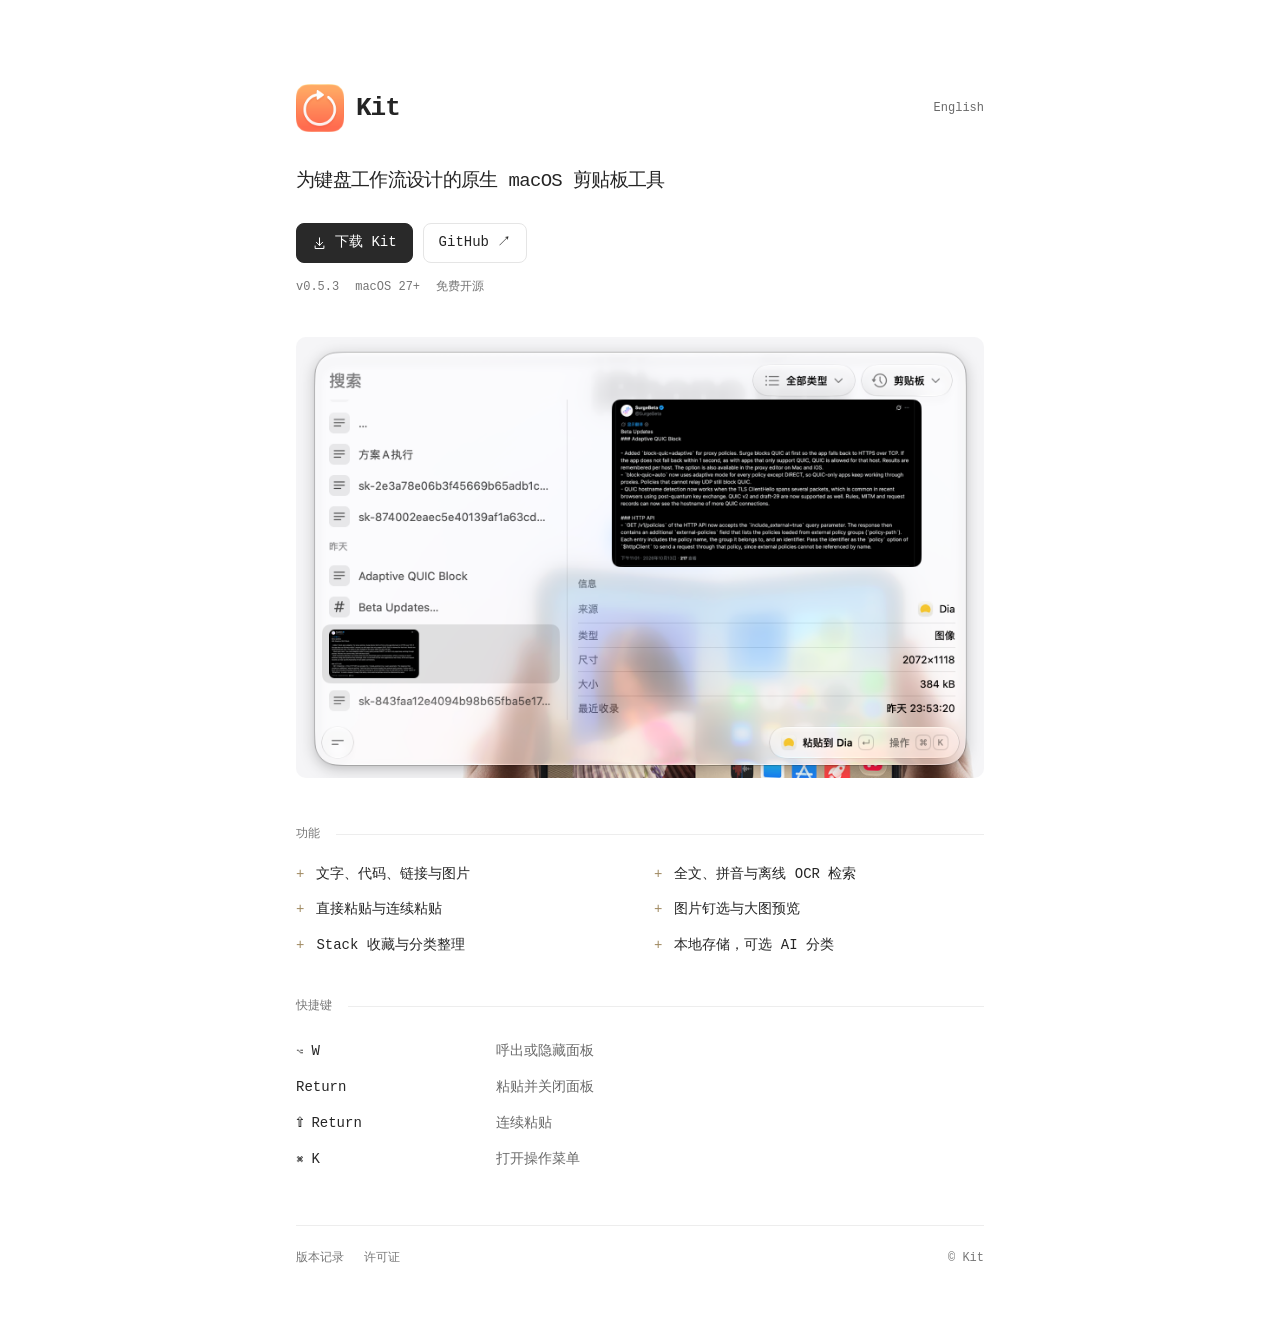
<file: docs/index.html>
<!DOCTYPE html>
<html lang="zh-CN">
<head>
<meta charset="utf-8">
<meta http-equiv="refresh" content="0; url=site/">
<title>Kit</title>
<link rel="canonical" href="https://imeelinew.github.io/Kit/site/">
</head>
<body>
<a href="site/">Kit</a>
</body>
</html>
</file>
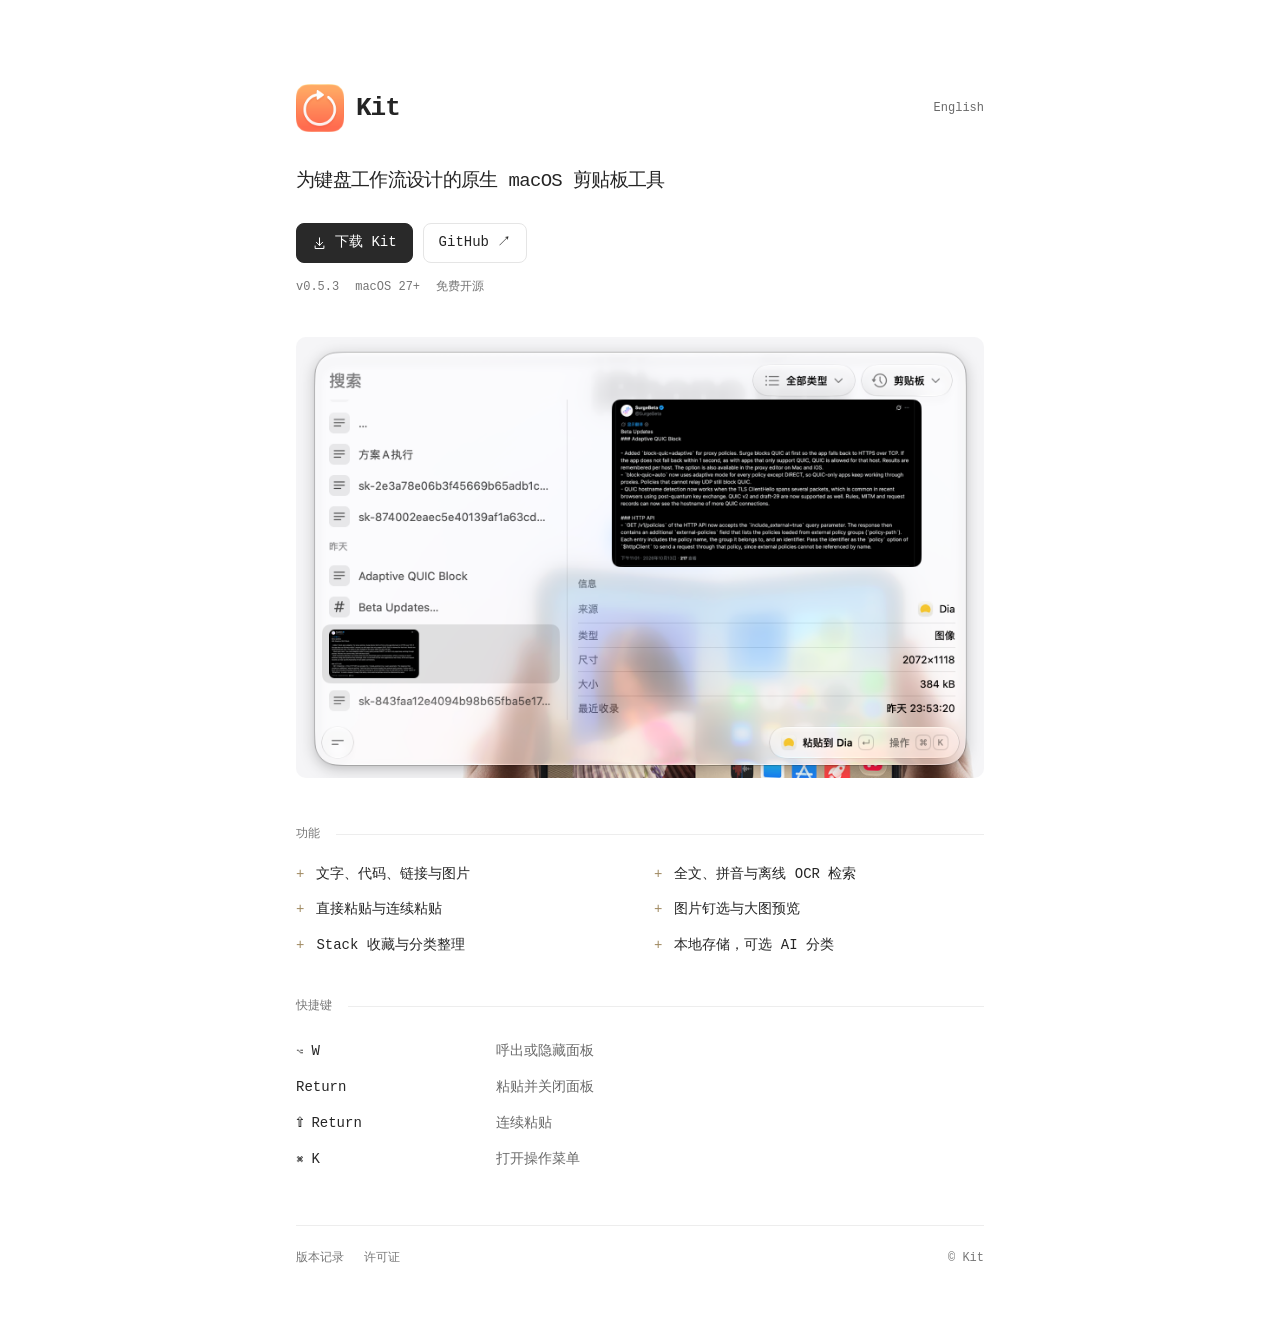
<file: docs/site/index.html>
<!DOCTYPE html>
<html lang="zh-CN">
<head>
  <meta charset="utf-8">
  <meta name="viewport" content="width=device-width, initial-scale=1">
  <meta name="color-scheme" content="light">
  <meta name="theme-color" content="#ffffff">
  <meta name="description" content="为键盘工作流设计的原生 macOS 剪贴板工具">
  <title>Kit — 原生 macOS 剪贴板工具</title>
  <link rel="icon" href="assets/icon.png?v=20261024" type="image/png">
  <link rel="stylesheet" href="assets/site.css">
  <link rel="alternate" hreflang="zh-CN" href="https://imeelinew.github.io/Kit/site/">
  <link rel="alternate" hreflang="en" href="https://imeelinew.github.io/Kit/site/index.en.html">
  <link rel="canonical" href="https://imeelinew.github.io/Kit/site/">
  <script src="assets/site.js" defer></script>
</head>
<body>
  <main>
    <header>
      <a class="brand" href="./"><img src="assets/icon.png?v=20261024" width="48" height="48" alt=""><h1>Kit</h1></a>
      <a class="language" href="index.en.html" lang="en" hreflang="en">English</a>
    </header>
    <div class="hero">
      <p class="tagline">为键盘工作流设计的原生 macOS 剪贴板工具</p>
      <nav class="actions">
        <a class="button primary" data-download href="https://github.com/imeelinew/Kit/releases/latest"><svg aria-hidden="true" viewBox="0 0 24 24" fill="none" stroke="currentColor" stroke-width="1.6" stroke-linecap="round" stroke-linejoin="round"><path d="M12 3v12m-5-5 5 5 5-5M5 16v4h14v-4"/></svg>下载 Kit</a>
        <a class="button" href="https://github.com/imeelinew/Kit">GitHub <span aria-hidden="true">↗</span></a>
      </nav>
      <div class="meta"><span data-version>v0.4.2</span><span>macOS 27+</span><span>免费开源</span></div>
    </div>
    <figure><img class="screenshot" src="assets/screenshot.png" width="1586" height="1016" alt="Kit 剪贴板历史面板" fetchpriority="high"></figure>
    <section aria-labelledby="features">
      <h2 id="features">功能</h2>
      <ul class="features">
        <li>文字、代码、链接与图片</li>
        <li>全文、拼音与离线 OCR 检索</li>
        <li>直接粘贴与连续粘贴</li>
        <li>图片钉选与大图预览</li>
        <li>Stack 收藏与分类整理</li>
        <li>本地存储，可选 AI 分类</li>
      </ul>
    </section>
    <section aria-labelledby="shortcuts">
      <h2 id="shortcuts">快捷键</h2>
      <dl class="shortcuts">
        <div><dt><kbd>⌥ W</kbd></dt><dd>呼出或隐藏面板</dd></div>
        <div><dt><kbd>Return</kbd></dt><dd>粘贴并关闭面板</dd></div>
        <div><dt><kbd>⇧ Return</kbd></dt><dd>连续粘贴</dd></div>
        <div><dt><kbd>⌘ K</kbd></dt><dd>打开操作菜单</dd></div>
      </dl>
    </section>
    <footer>
      <a href="version-history.html">版本记录</a>
      <a href="https://github.com/imeelinew/Kit/blob/main/LICENSE">许可证</a>
      <span class="copyright">© Kit</span>
    </footer>
  </main>
</body>
</html>
</file>
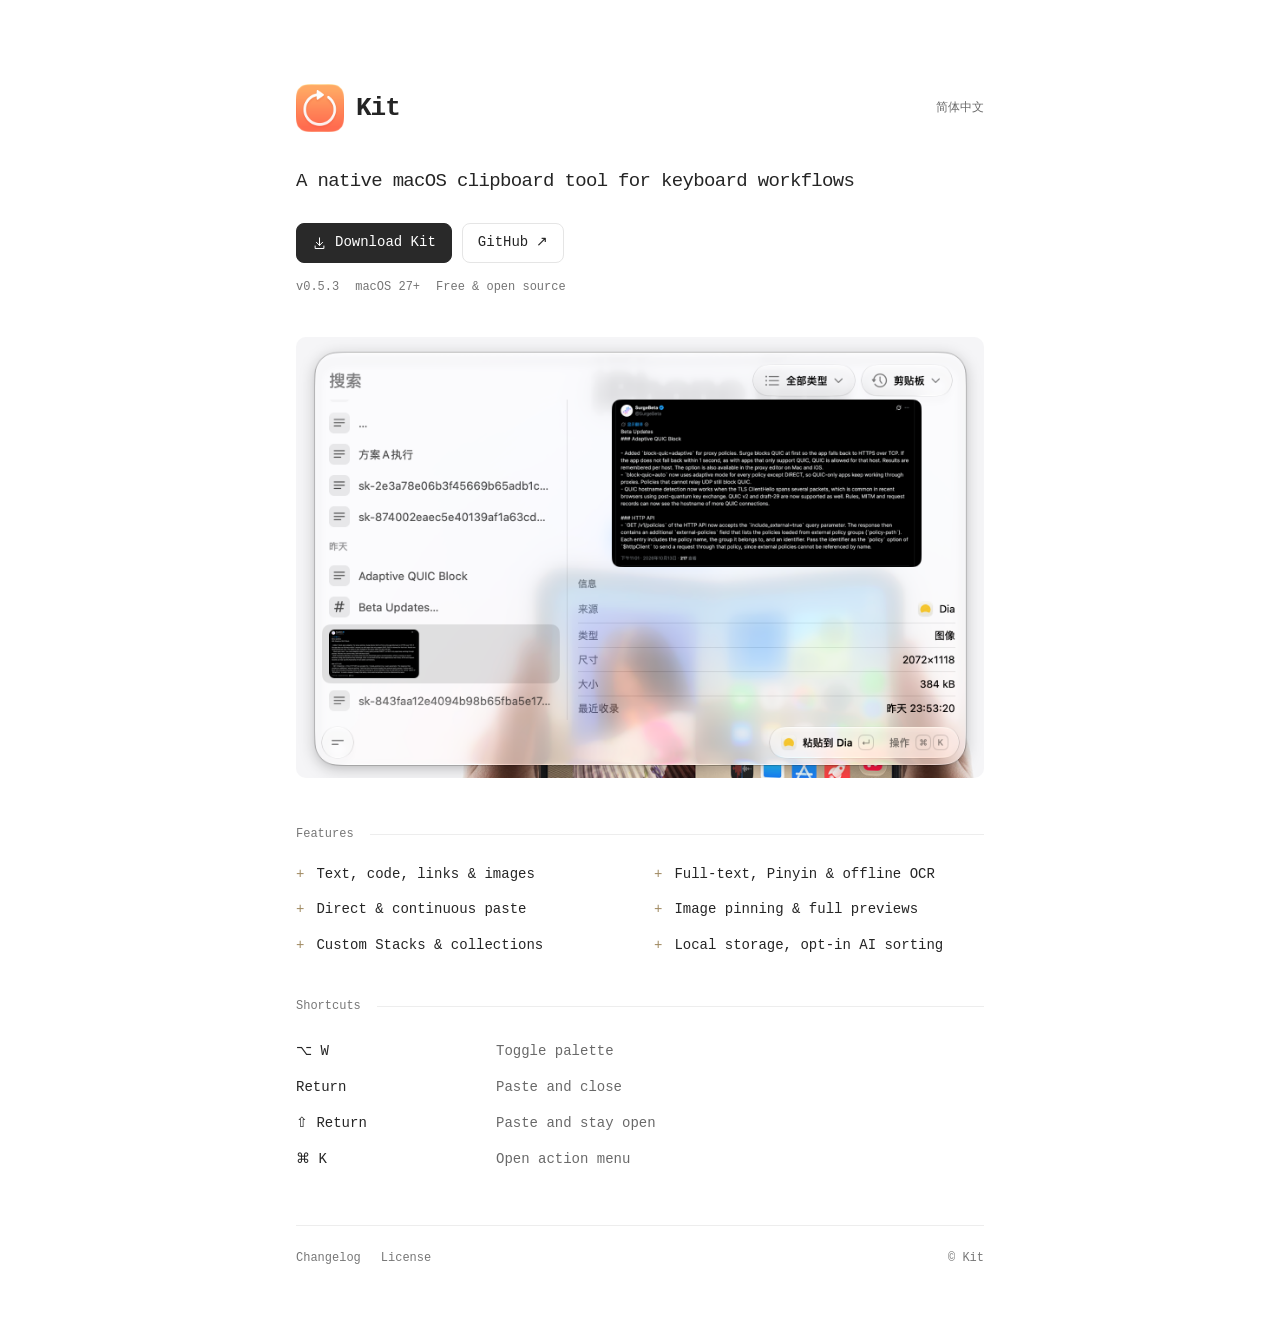
<file: docs/index.en.html>
<!DOCTYPE html>
<html lang="en">
<head>
  <meta charset="utf-8">
  <meta name="viewport" content="width=device-width, initial-scale=1">
  <meta name="color-scheme" content="light">
  <meta name="theme-color" content="#ffffff">
  <meta name="description" content="A native macOS clipboard tool for keyboard workflows">
  <title>Kit — A native macOS clipboard tool</title>
  <link rel="icon" href="assets/icon.png?v=20261024" type="image/png">
  <link rel="stylesheet" href="assets/site.css">
  <link rel="alternate" hreflang="zh-CN" href="https://imeelinew.github.io/Kit/">
  <link rel="alternate" hreflang="en" href="https://imeelinew.github.io/Kit/index.en.html">
  <link rel="canonical" href="https://imeelinew.github.io/Kit/index.en.html">
  <script src="assets/site.js" defer></script>
</head>
<body>
  <main>
    <header>
      <a class="brand" href="index.en.html"><img src="assets/icon.png?v=20261024" width="48" height="48" alt=""><h1>Kit</h1></a>
      <a class="language" href="./" lang="zh-CN" hreflang="zh-CN">简体中文</a>
    </header>
    <div class="hero">
      <p class="tagline">A native macOS clipboard tool for keyboard workflows</p>
      <nav class="actions">
        <a class="button primary" data-download href="https://github.com/imeelinew/Kit/releases/latest"><svg aria-hidden="true" viewBox="0 0 24 24" fill="none" stroke="currentColor" stroke-width="1.6" stroke-linecap="round" stroke-linejoin="round"><path d="M12 3v12m-5-5 5 5 5-5M5 16v4h14v-4"/></svg>Download Kit</a>
        <a class="button" href="https://github.com/imeelinew/Kit">GitHub <span aria-hidden="true">↗</span></a>
      </nav>
      <div class="meta"><span data-version>v0.4.2</span><span>macOS 27+</span><span>Free & open source</span></div>
    </div>
    <figure><img class="screenshot" src="assets/screenshot.png" width="1586" height="1016" alt="Kit clipboard history palette" fetchpriority="high"></figure>
    <section aria-labelledby="features">
      <h2 id="features">Features</h2>
      <ul class="features">
        <li>Text, code, links & images</li>
        <li>Full-text, Pinyin & offline OCR</li>
        <li>Direct & continuous paste</li>
        <li>Image pinning & full previews</li>
        <li>Custom Stacks & collections</li>
        <li>Local storage, opt-in AI sorting</li>
      </ul>
    </section>
    <section aria-labelledby="shortcuts">
      <h2 id="shortcuts">Shortcuts</h2>
      <dl class="shortcuts">
        <div><dt><kbd>⌥ W</kbd></dt><dd>Toggle palette</dd></div>
        <div><dt><kbd>Return</kbd></dt><dd>Paste and close</dd></div>
        <div><dt><kbd>⇧ Return</kbd></dt><dd>Paste and stay open</dd></div>
        <div><dt><kbd>⌘ K</kbd></dt><dd>Open action menu</dd></div>
      </dl>
    </section>
    <footer>
      <a href="version-history.en.html">Changelog</a>
      <a href="https://github.com/imeelinew/Kit/blob/main/LICENSE">License</a>
      <span class="copyright">© Kit</span>
    </footer>
  </main>
</body>
</html>
</file>
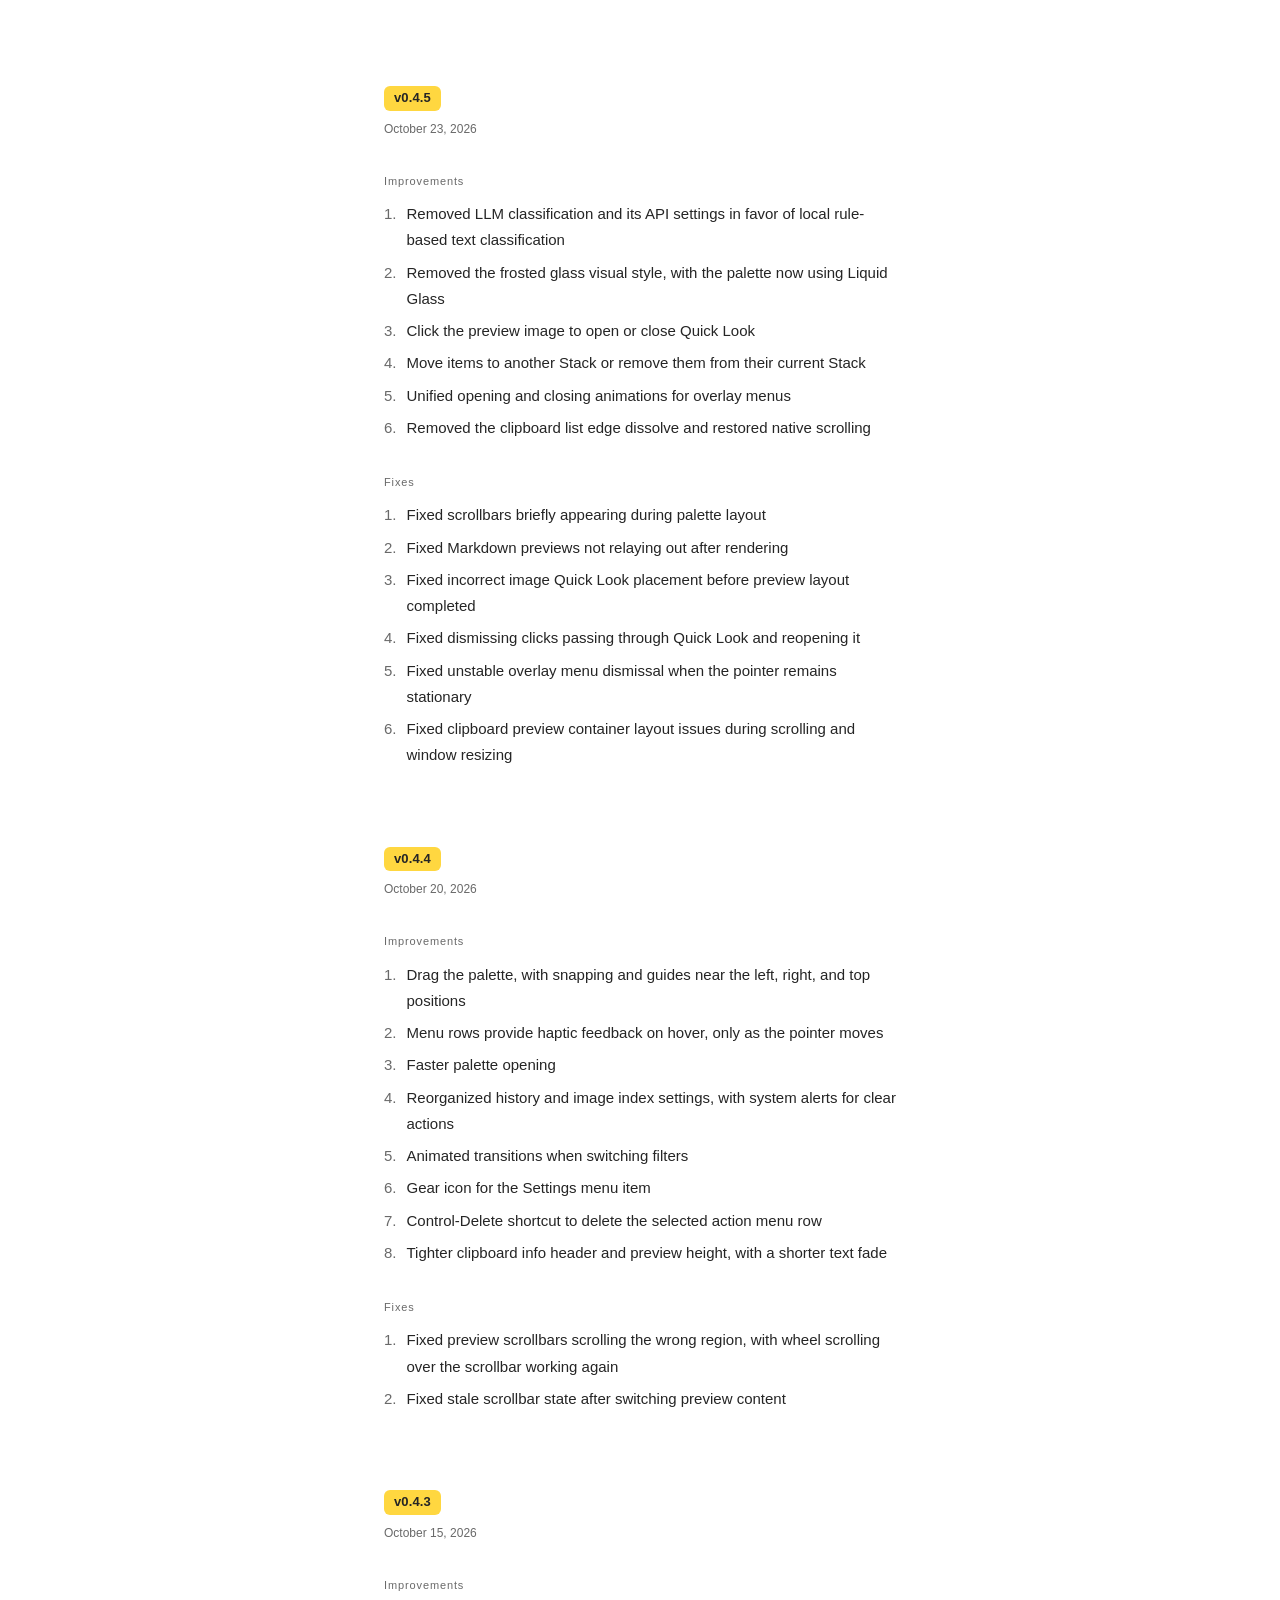
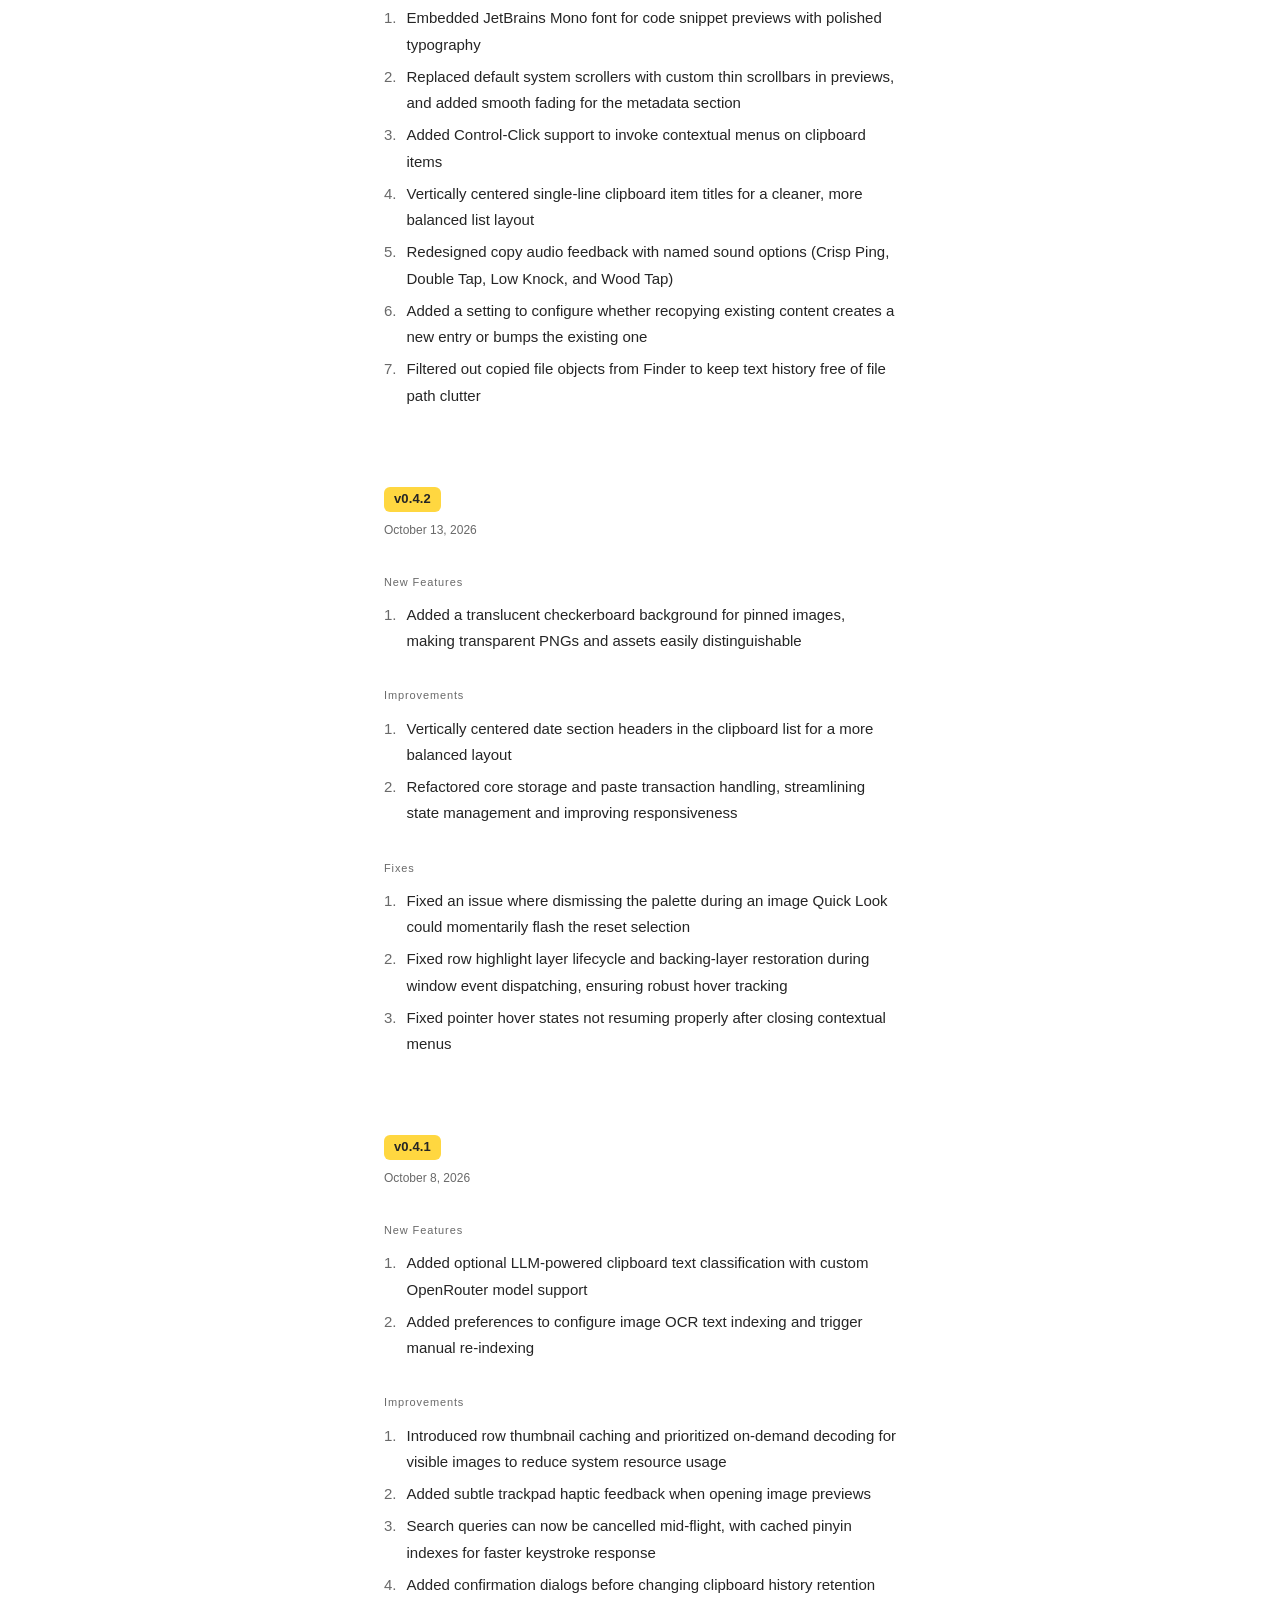
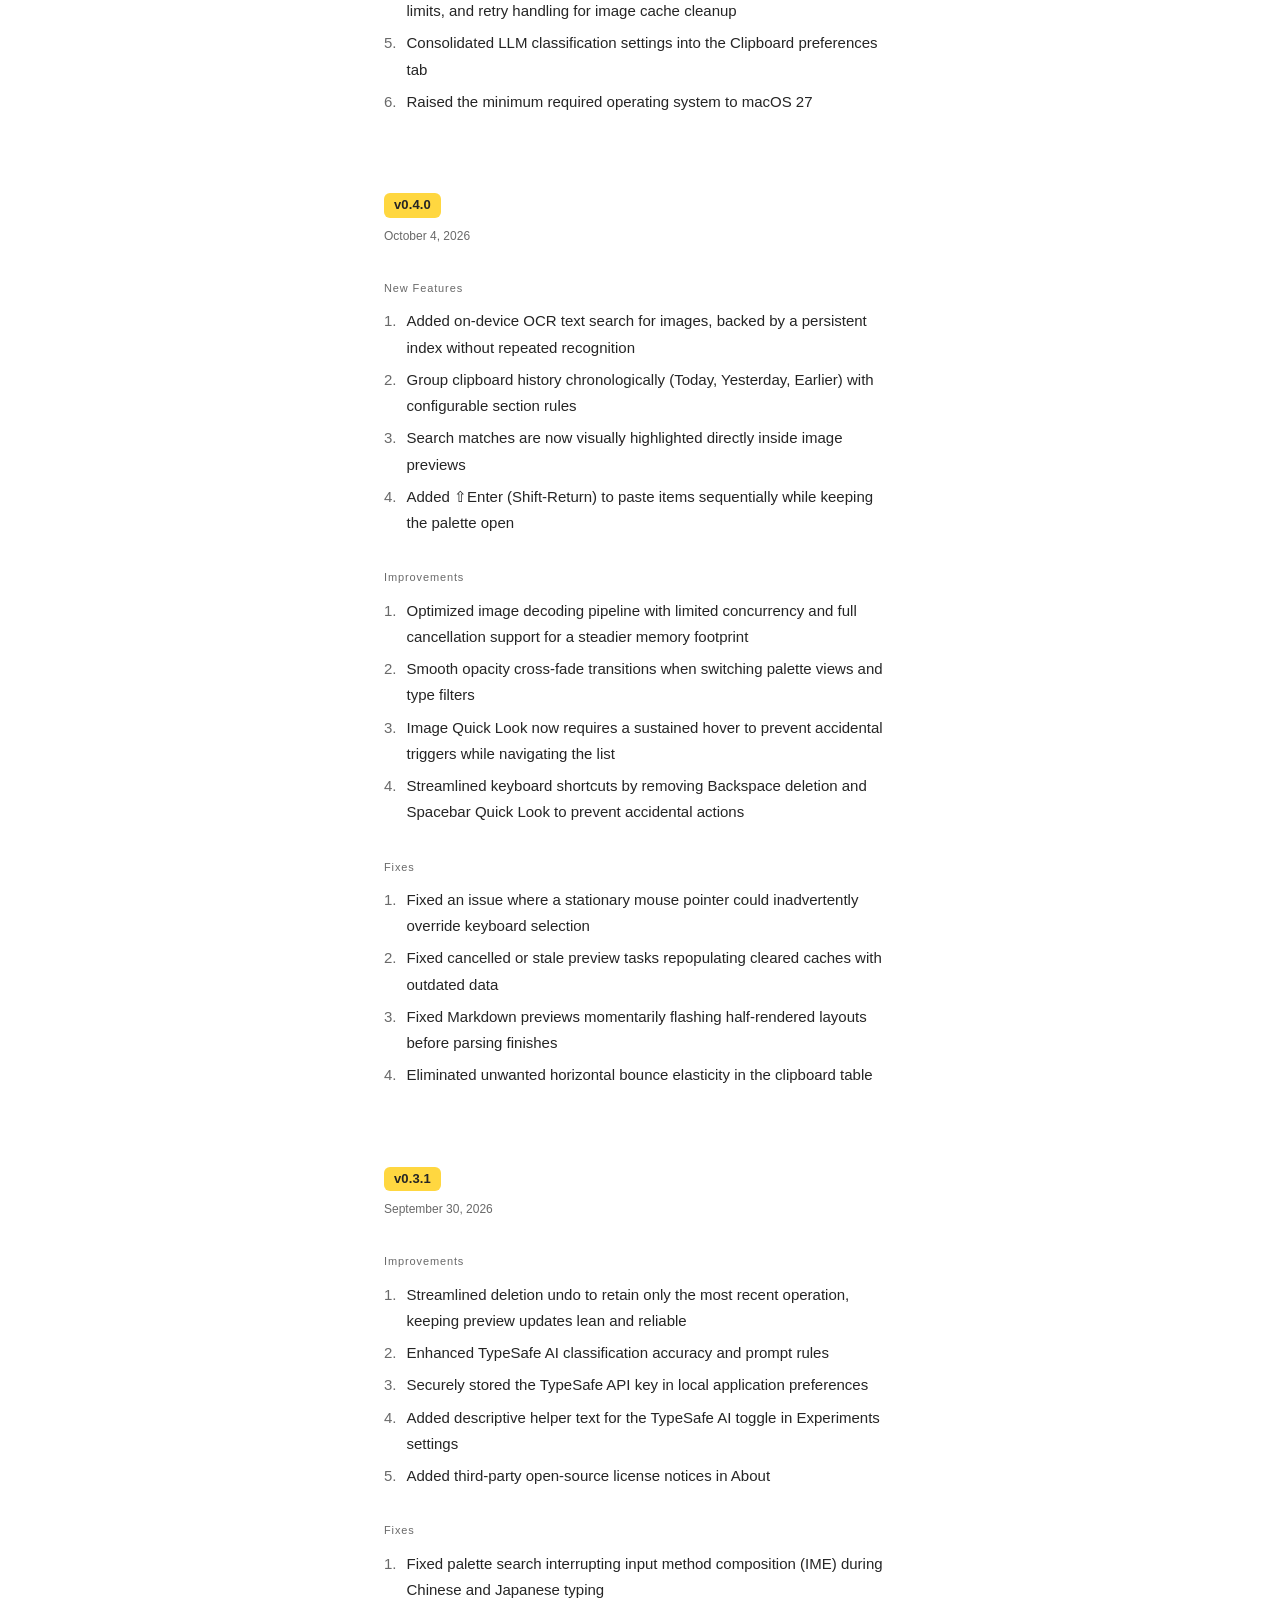
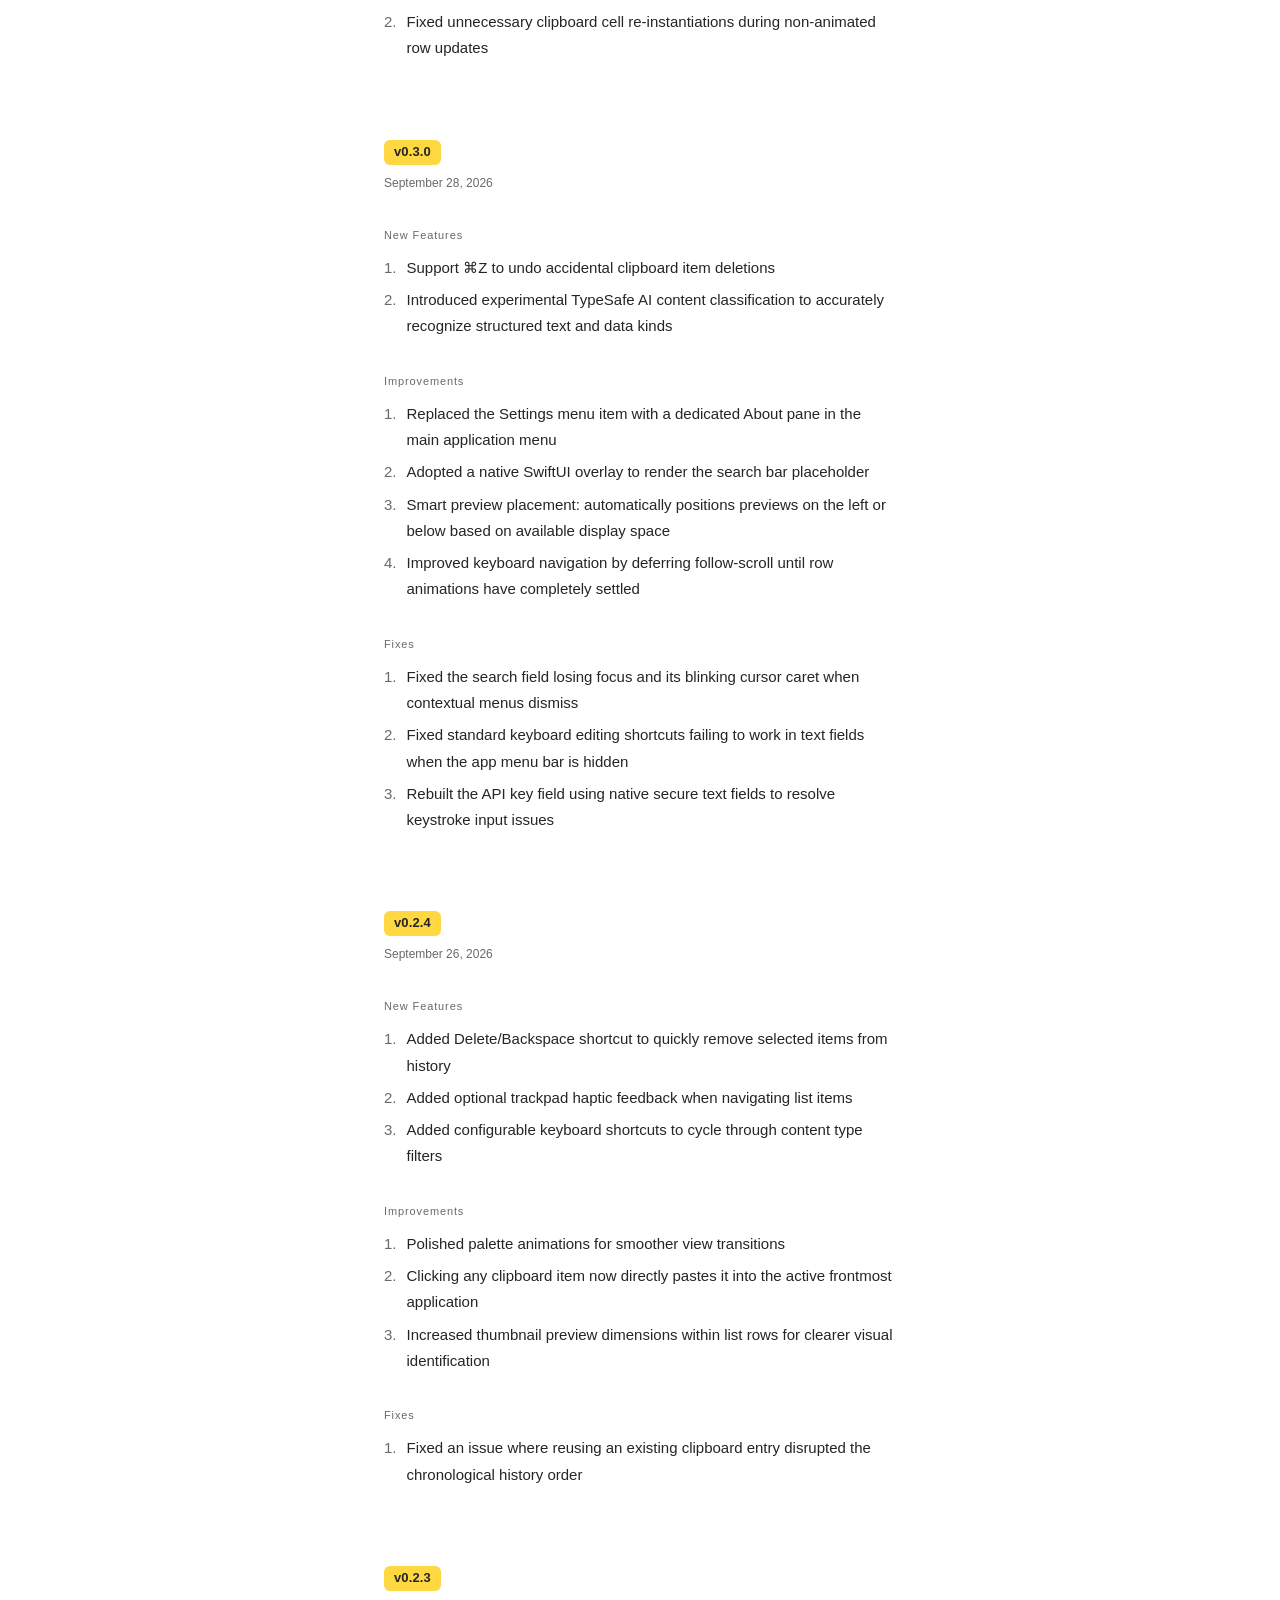
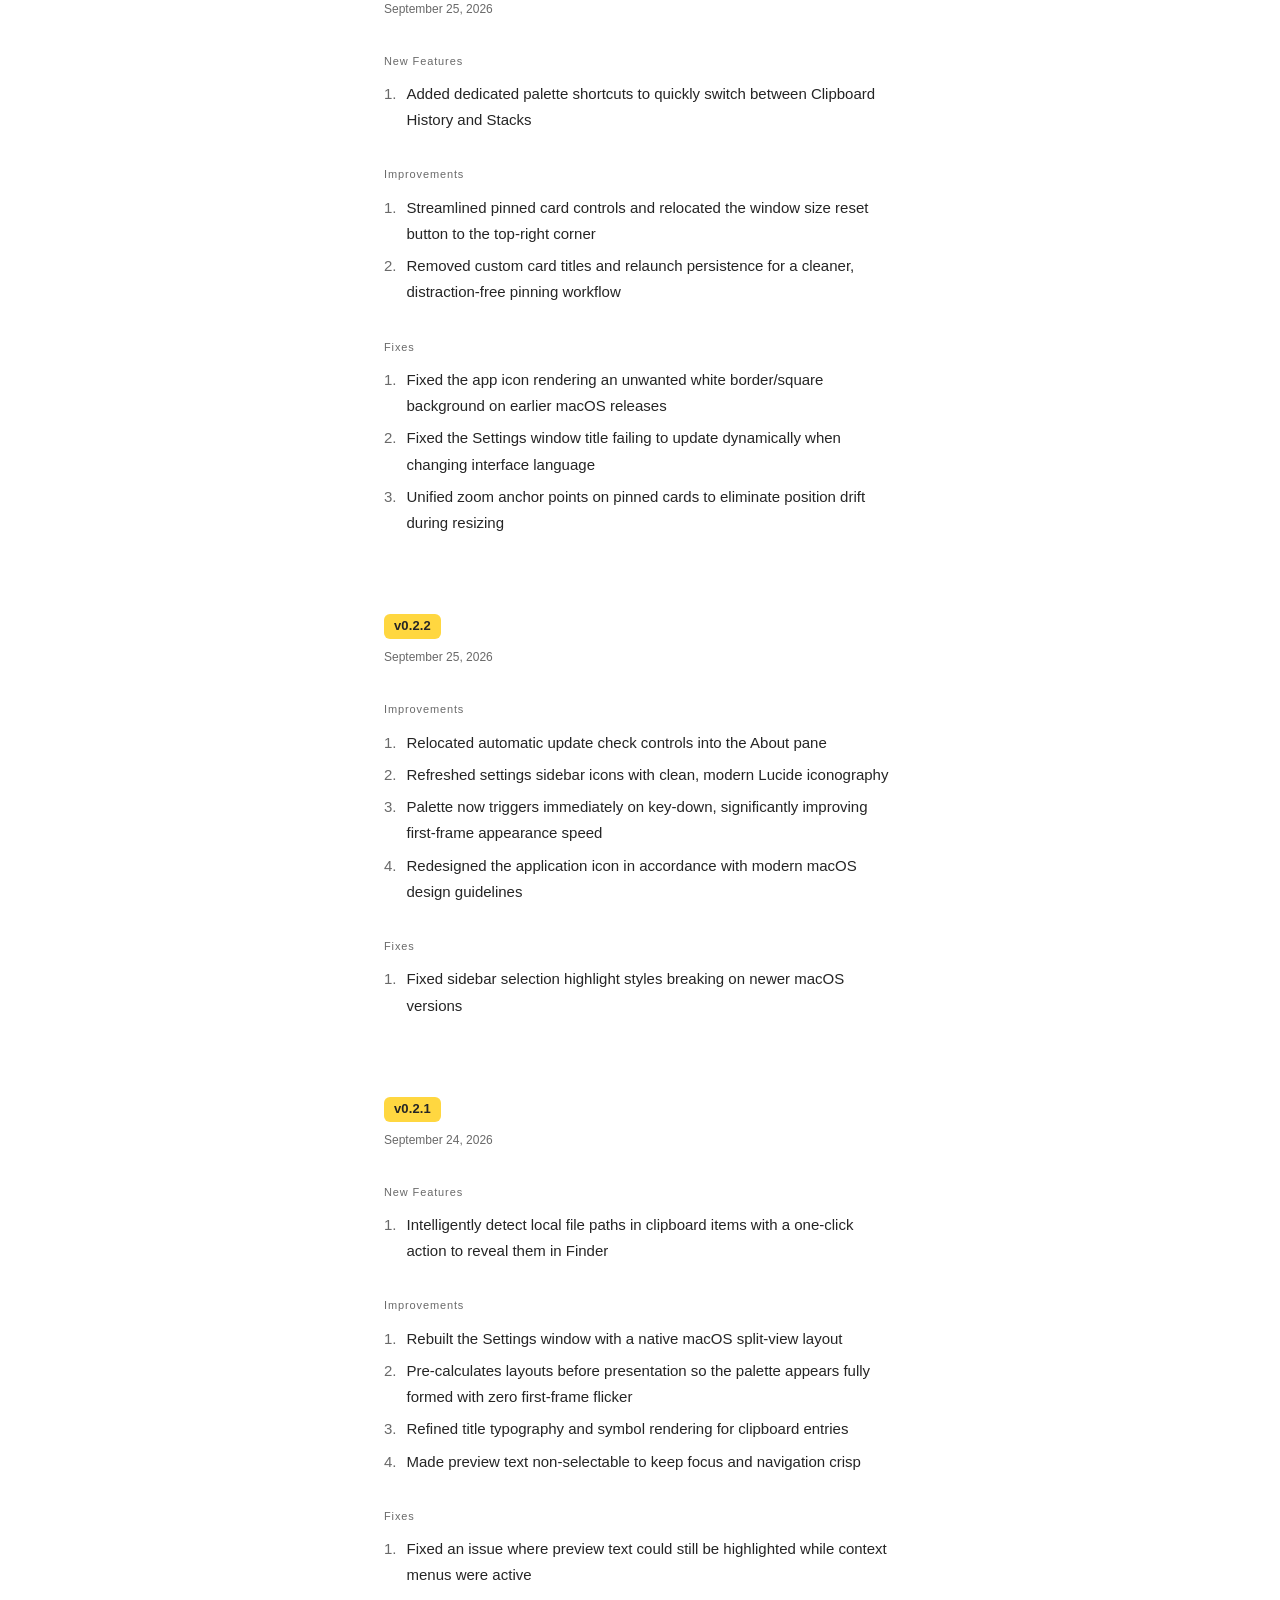
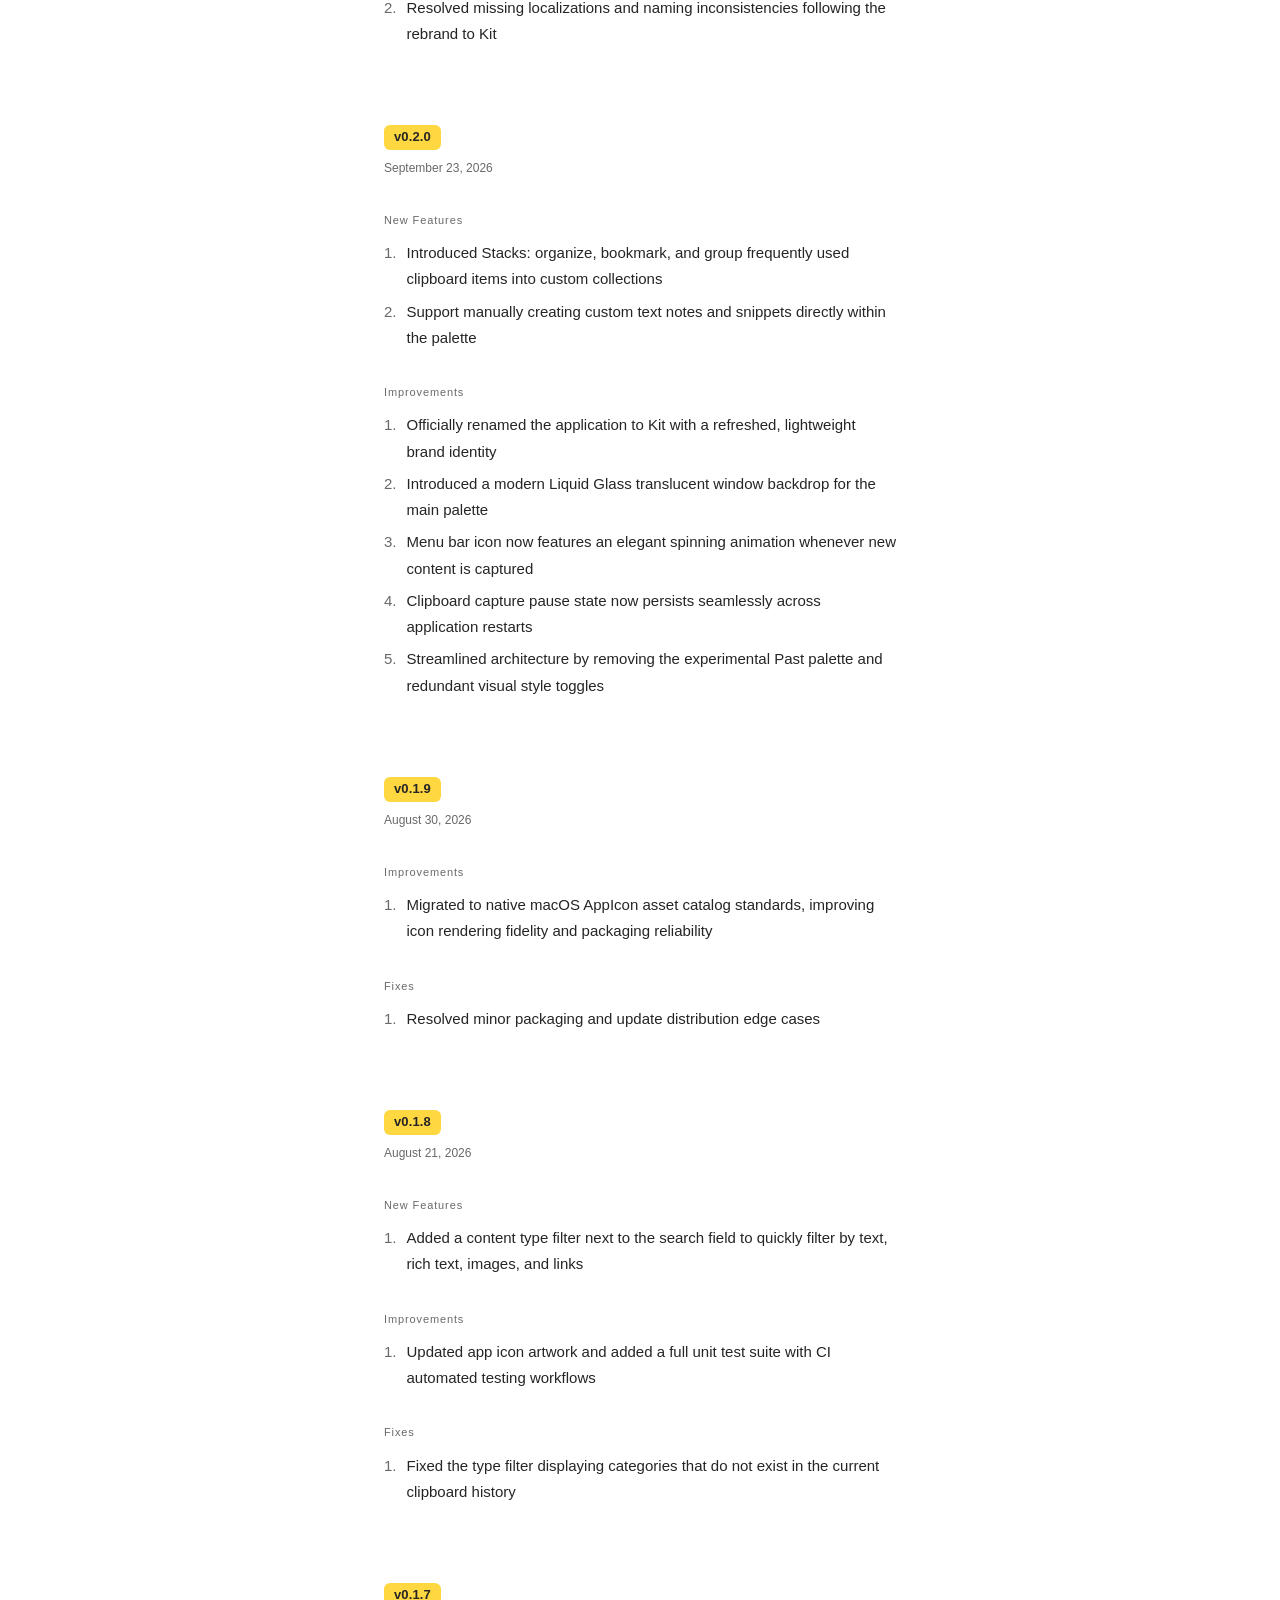
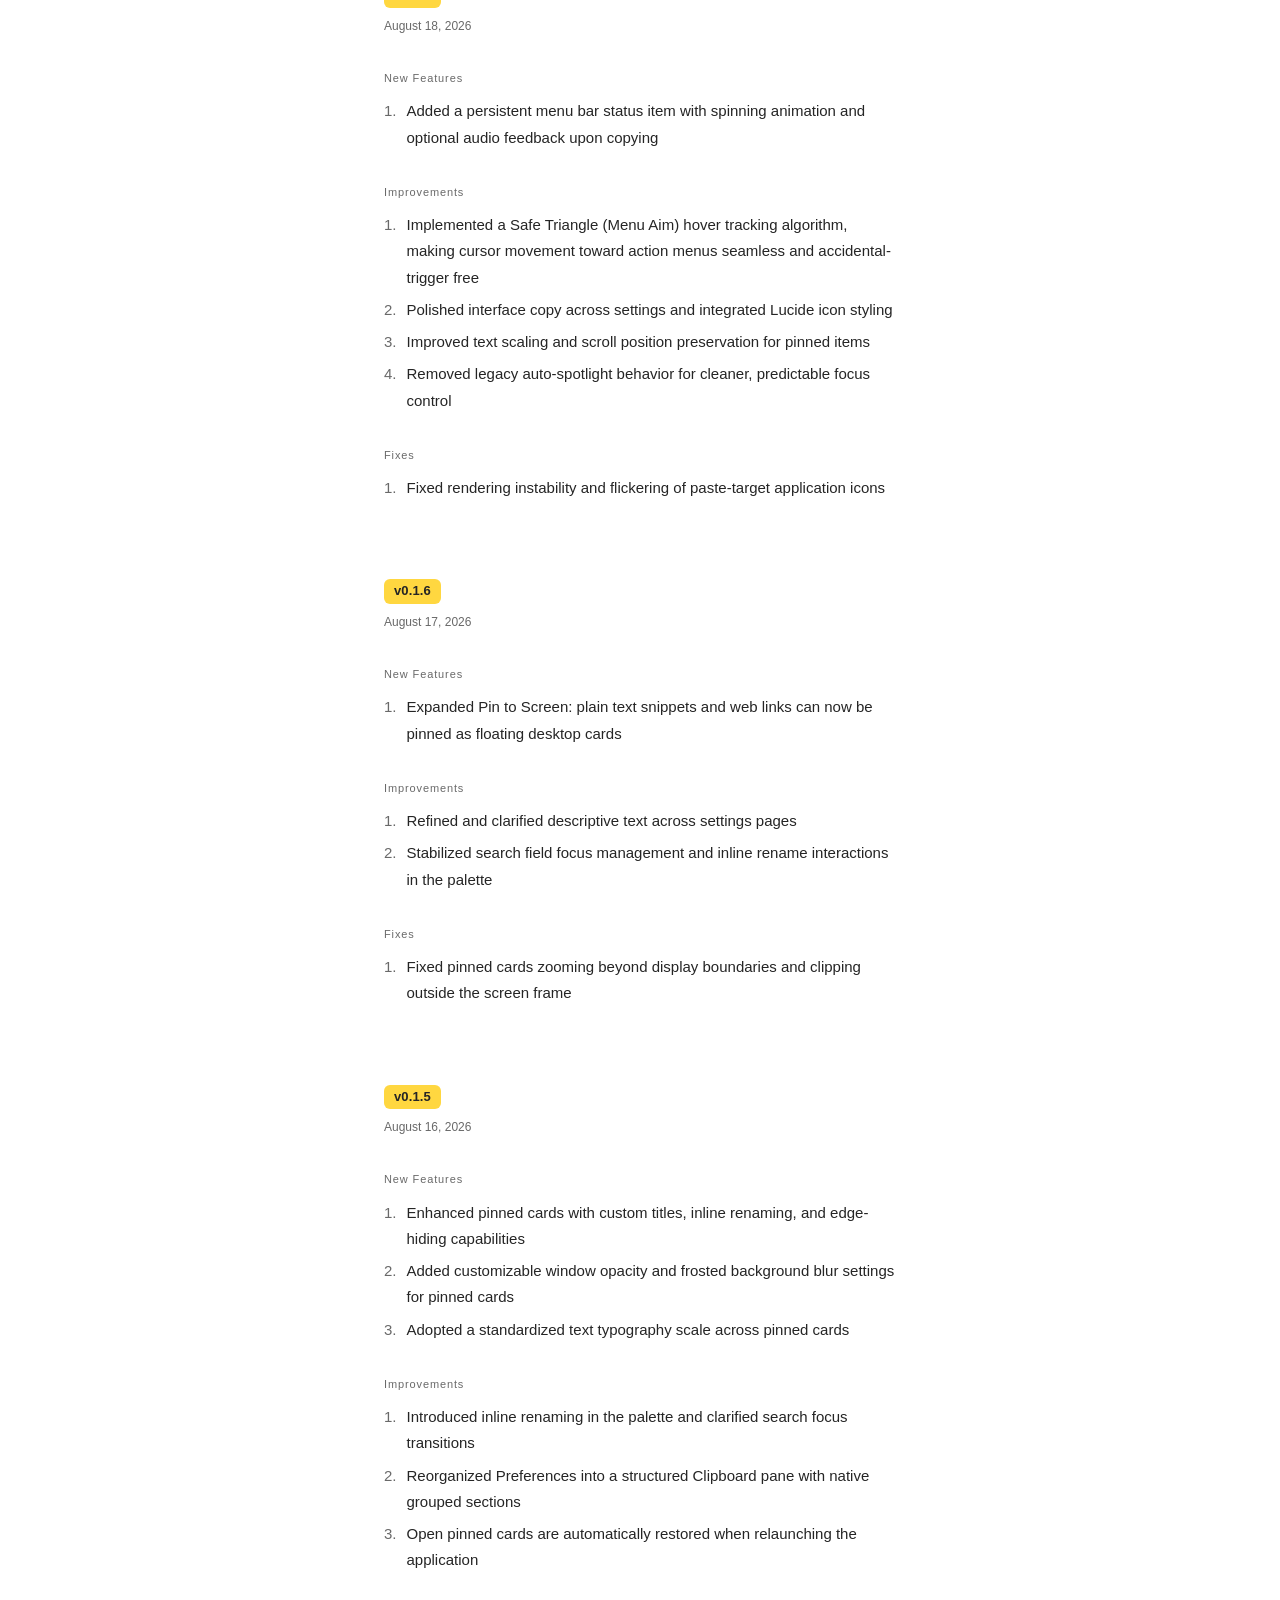
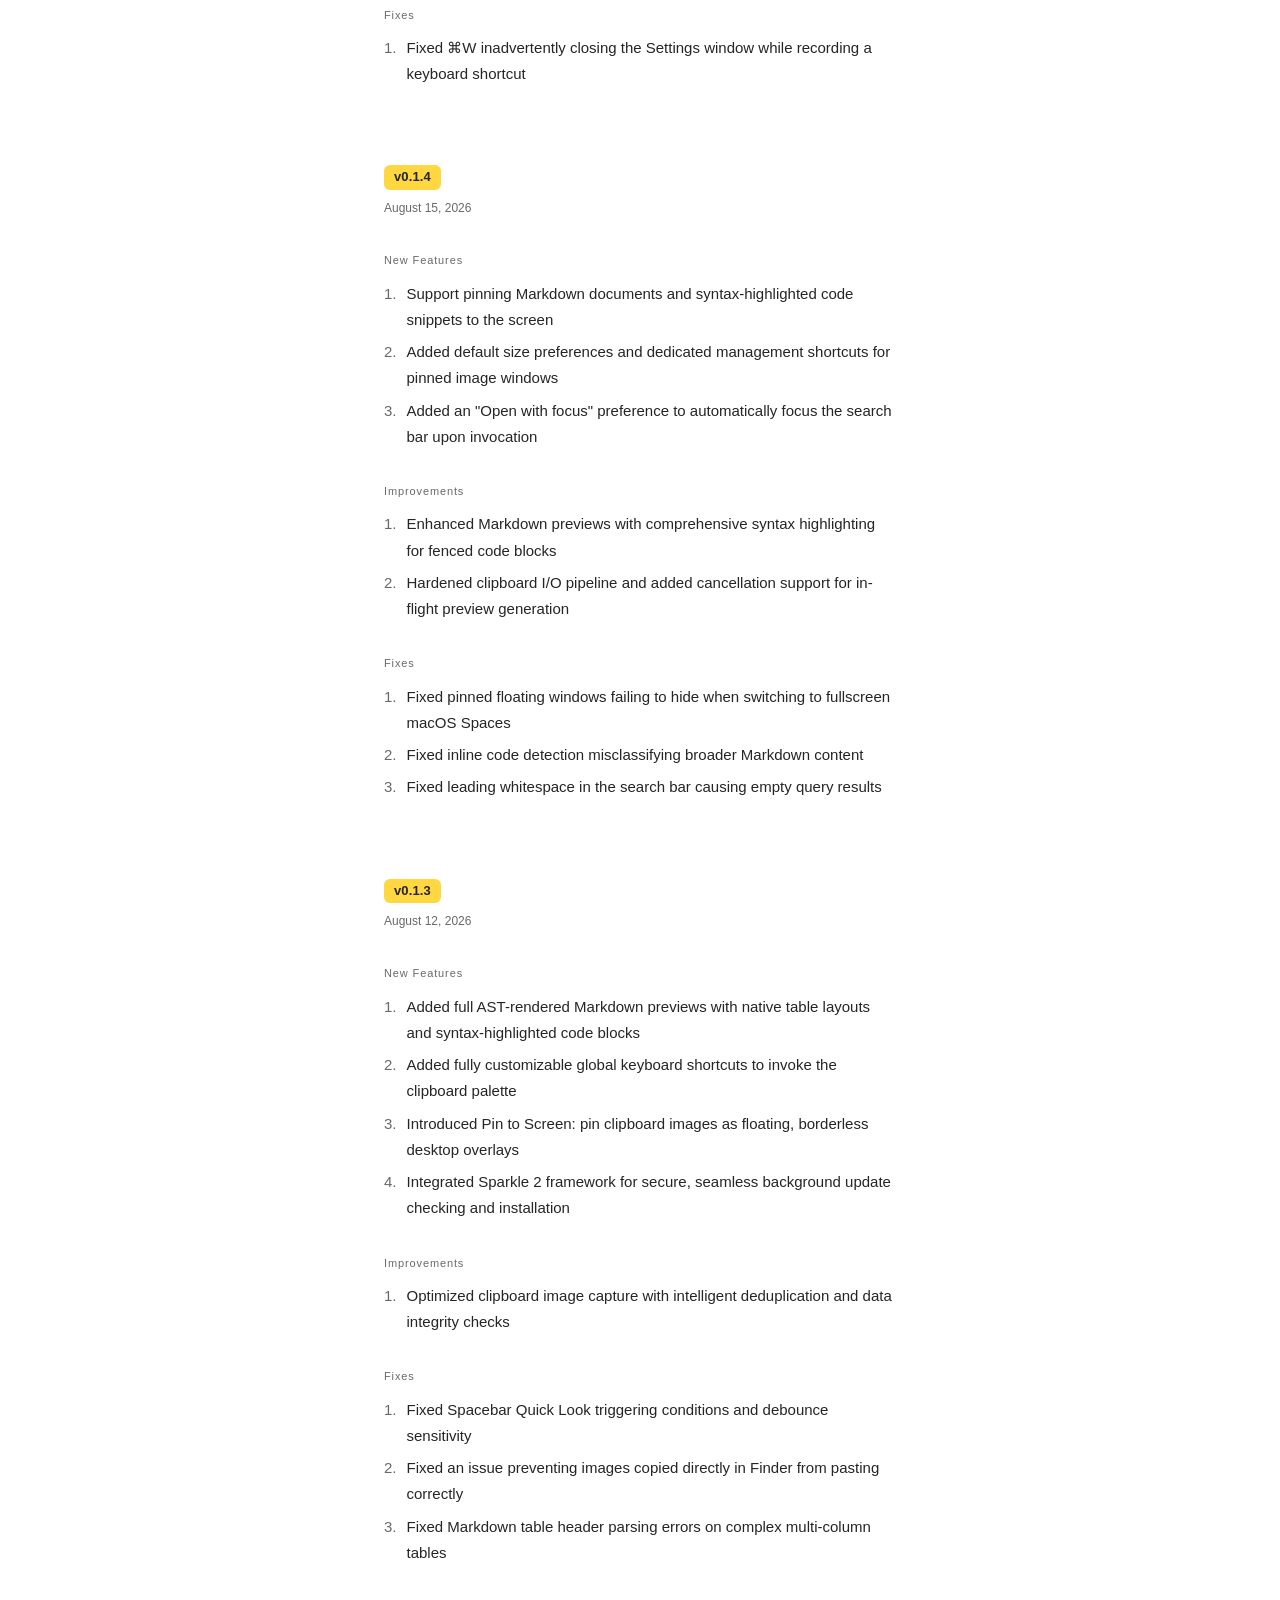
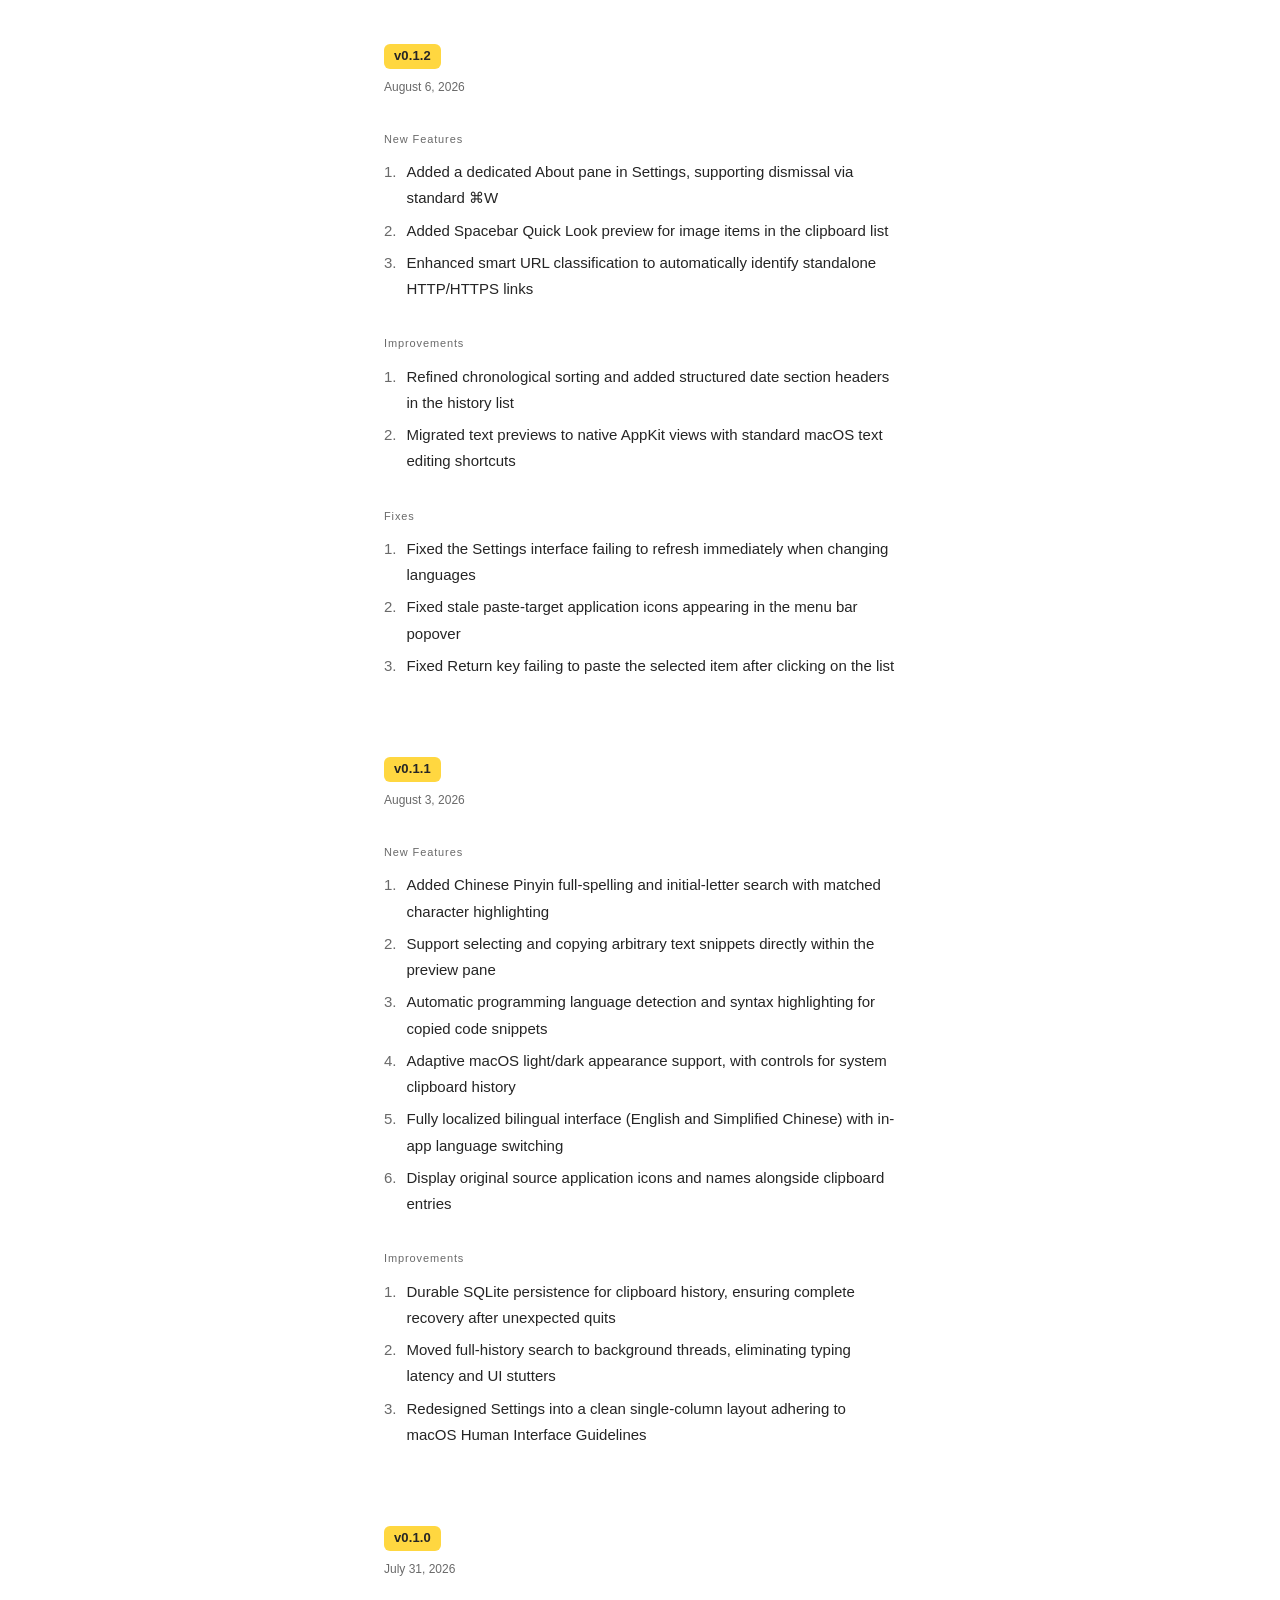
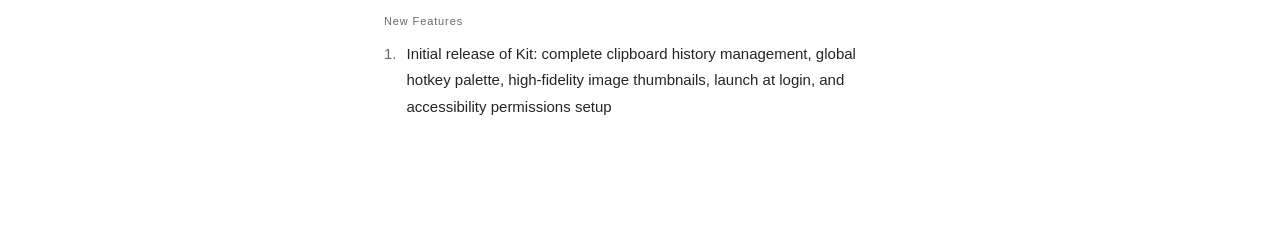
<file: docs/version-history.en.html>
<!DOCTYPE html>
<html lang="en">
<head>
<meta charset="utf-8">
<meta name="viewport" content="width=device-width, initial-scale=1">
<meta name="color-scheme" content="light">
<meta name="theme-color" content="#ffffff">
<title>Kit Version History</title>
<style>
  :root { color-scheme: light; }

  html { background: #fff; }

  body {
    margin: 0;
    background: #fff;
    color: #252525;
    font-family: -apple-system, BlinkMacSystemFont, "SF Pro Text", "Inter",
                 "Helvetica Neue", Arial, sans-serif;
    font-size: 15px;
    font-weight: 400;
    line-height: 1.75;
    font-variant-numeric: tabular-nums;
    text-align: left;
    -webkit-font-smoothing: antialiased;
    text-rendering: optimizeLegibility;
  }

  main {
    max-width: 32rem;
    margin: 0 auto;
    padding: 84px 24px 120px;
  }

  section + section { margin-top: 76px; }

  .tag {
    display: inline-block;
    padding: 3px 10px;
    border-radius: 6px;
    background: #ffd740;
    color: #252525;
    font-size: 13px;
    font-weight: 600;
    line-height: 1.45;
    letter-spacing: 0.01em;
    font-variant-numeric: tabular-nums;
  }

  .date {
    margin: 8px 0 0;
    font-size: 12px;
    color: #696969;
  }

  .group { margin-top: 32px; }

  h3 {
    margin: 0 0 10px;
    font-size: 11px;
    font-weight: 500;
    letter-spacing: 0.08em;
    color: #696969;
  }

  ul {
    margin: 0;
    padding: 0;
    list-style: none;
    counter-reset: item;
  }

  li {
    position: relative;
    padding-left: 1.5em;
    counter-increment: item;
  }

  li::before {
    content: counter(item) ".";
    position: absolute;
    left: 0;
    color: #696969;
  }

  li + li { margin-top: 6px; }

  @media (max-width: 480px) {
    main { padding: 64px 20px 96px; }
    section + section { margin-top: 60px; }
  }
</style>
</head>
<body>
<main>

<section>
  <span class="tag">v0.4.5</span>
  <p class="date">October 23, 2026</p>
  <div class="group">
    <h3>Improvements</h3>
    <ul>
      <li>Removed LLM classification and its API settings in favor of local rule-based text classification</li>
      <li>Removed the frosted glass visual style, with the palette now using Liquid Glass</li>
      <li>Click the preview image to open or close Quick Look</li>
      <li>Move items to another Stack or remove them from their current Stack</li>
      <li>Unified opening and closing animations for overlay menus</li>
      <li>Removed the clipboard list edge dissolve and restored native scrolling</li>
    </ul>
  </div>
  <div class="group">
    <h3>Fixes</h3>
    <ul>
      <li>Fixed scrollbars briefly appearing during palette layout</li>
      <li>Fixed Markdown previews not relaying out after rendering</li>
      <li>Fixed incorrect image Quick Look placement before preview layout completed</li>
      <li>Fixed dismissing clicks passing through Quick Look and reopening it</li>
      <li>Fixed unstable overlay menu dismissal when the pointer remains stationary</li>
      <li>Fixed clipboard preview container layout issues during scrolling and window resizing</li>
    </ul>
  </div>
</section>

<section>
  <span class="tag">v0.4.4</span>
  <p class="date">October 20, 2026</p>
  <div class="group">
    <h3>Improvements</h3>
    <ul>
      <li>Drag the palette, with snapping and guides near the left, right, and top positions</li>
      <li>Menu rows provide haptic feedback on hover, only as the pointer moves</li>
      <li>Faster palette opening</li>
      <li>Reorganized history and image index settings, with system alerts for clear actions</li>
      <li>Animated transitions when switching filters</li>
      <li>Gear icon for the Settings menu item</li>
      <li>Control-Delete shortcut to delete the selected action menu row</li>
      <li>Tighter clipboard info header and preview height, with a shorter text fade</li>
    </ul>
  </div>
  <div class="group">
    <h3>Fixes</h3>
    <ul>
      <li>Fixed preview scrollbars scrolling the wrong region, with wheel scrolling over the scrollbar working again</li>
      <li>Fixed stale scrollbar state after switching preview content</li>
    </ul>
  </div>
</section>

<section>
  <span class="tag">v0.4.3</span>
  <p class="date">October 15, 2026</p>
  <div class="group">
    <h3>Improvements</h3>
    <ul>
      <li>Embedded JetBrains Mono font for code snippet previews with polished typography</li>
      <li>Replaced default system scrollers with custom thin scrollbars in previews, and added smooth fading for the metadata section</li>
      <li>Added Control-Click support to invoke contextual menus on clipboard items</li>
      <li>Vertically centered single-line clipboard item titles for a cleaner, more balanced list layout</li>
      <li>Redesigned copy audio feedback with named sound options (Crisp Ping, Double Tap, Low Knock, and Wood Tap)</li>
      <li>Added a setting to configure whether recopying existing content creates a new entry or bumps the existing one</li>
      <li>Filtered out copied file objects from Finder to keep text history free of file path clutter</li>
    </ul>
  </div>
</section>

<section>
  <span class="tag">v0.4.2</span>
  <p class="date">October 13, 2026</p>
  <div class="group">
    <h3>New Features</h3>
    <ul>
      <li>Added a translucent checkerboard background for pinned images, making transparent PNGs and assets easily distinguishable</li>
    </ul>
  </div>
  <div class="group">
    <h3>Improvements</h3>
    <ul>
      <li>Vertically centered date section headers in the clipboard list for a more balanced layout</li>
      <li>Refactored core storage and paste transaction handling, streamlining state management and improving responsiveness</li>
    </ul>
  </div>
  <div class="group">
    <h3>Fixes</h3>
    <ul>
      <li>Fixed an issue where dismissing the palette during an image Quick Look could momentarily flash the reset selection</li>
      <li>Fixed row highlight layer lifecycle and backing-layer restoration during window event dispatching, ensuring robust hover tracking</li>
      <li>Fixed pointer hover states not resuming properly after closing contextual menus</li>
    </ul>
  </div>
</section>

<section>
  <span class="tag">v0.4.1</span>
  <p class="date">October 8, 2026</p>
  <div class="group">
    <h3>New Features</h3>
    <ul>
      <li>Added optional LLM-powered clipboard text classification with custom OpenRouter model support</li>
      <li>Added preferences to configure image OCR text indexing and trigger manual re-indexing</li>
    </ul>
  </div>
  <div class="group">
    <h3>Improvements</h3>
    <ul>
      <li>Introduced row thumbnail caching and prioritized on-demand decoding for visible images to reduce system resource usage</li>
      <li>Added subtle trackpad haptic feedback when opening image previews</li>
      <li>Search queries can now be cancelled mid-flight, with cached pinyin indexes for faster keystroke response</li>
      <li>Added confirmation dialogs before changing clipboard history retention limits, and retry handling for image cache cleanup</li>
      <li>Consolidated LLM classification settings into the Clipboard preferences tab</li>
      <li>Raised the minimum required operating system to macOS 27</li>
    </ul>
  </div>
</section>

<section>
  <span class="tag">v0.4.0</span>
  <p class="date">October 4, 2026</p>
  <div class="group">
    <h3>New Features</h3>
    <ul>
      <li>Added on-device OCR text search for images, backed by a persistent index without repeated recognition</li>
      <li>Group clipboard history chronologically (Today, Yesterday, Earlier) with configurable section rules</li>
      <li>Search matches are now visually highlighted directly inside image previews</li>
      <li>Added ⇧Enter (Shift-Return) to paste items sequentially while keeping the palette open</li>
    </ul>
  </div>
  <div class="group">
    <h3>Improvements</h3>
    <ul>
      <li>Optimized image decoding pipeline with limited concurrency and full cancellation support for a steadier memory footprint</li>
      <li>Smooth opacity cross-fade transitions when switching palette views and type filters</li>
      <li>Image Quick Look now requires a sustained hover to prevent accidental triggers while navigating the list</li>
      <li>Streamlined keyboard shortcuts by removing Backspace deletion and Spacebar Quick Look to prevent accidental actions</li>
    </ul>
  </div>
  <div class="group">
    <h3>Fixes</h3>
    <ul>
      <li>Fixed an issue where a stationary mouse pointer could inadvertently override keyboard selection</li>
      <li>Fixed cancelled or stale preview tasks repopulating cleared caches with outdated data</li>
      <li>Fixed Markdown previews momentarily flashing half-rendered layouts before parsing finishes</li>
      <li>Eliminated unwanted horizontal bounce elasticity in the clipboard table</li>
    </ul>
  </div>
</section>

<section>
  <span class="tag">v0.3.1</span>
  <p class="date">September 30, 2026</p>
  <div class="group">
    <h3>Improvements</h3>
    <ul>
      <li>Streamlined deletion undo to retain only the most recent operation, keeping preview updates lean and reliable</li>
      <li>Enhanced TypeSafe AI classification accuracy and prompt rules</li>
      <li>Securely stored the TypeSafe API key in local application preferences</li>
      <li>Added descriptive helper text for the TypeSafe AI toggle in Experiments settings</li>
      <li>Added third-party open-source license notices in About</li>
    </ul>
  </div>
  <div class="group">
    <h3>Fixes</h3>
    <ul>
      <li>Fixed palette search interrupting input method composition (IME) during Chinese and Japanese typing</li>
      <li>Fixed unnecessary clipboard cell re-instantiations during non-animated row updates</li>
    </ul>
  </div>
</section>

<section>
  <span class="tag">v0.3.0</span>
  <p class="date">September 28, 2026</p>
  <div class="group">
    <h3>New Features</h3>
    <ul>
      <li>Support ⌘Z to undo accidental clipboard item deletions</li>
      <li>Introduced experimental TypeSafe AI content classification to accurately recognize structured text and data kinds</li>
    </ul>
  </div>
  <div class="group">
    <h3>Improvements</h3>
    <ul>
      <li>Replaced the Settings menu item with a dedicated About pane in the main application menu</li>
      <li>Adopted a native SwiftUI overlay to render the search bar placeholder</li>
      <li>Smart preview placement: automatically positions previews on the left or below based on available display space</li>
      <li>Improved keyboard navigation by deferring follow-scroll until row animations have completely settled</li>
    </ul>
  </div>
  <div class="group">
    <h3>Fixes</h3>
    <ul>
      <li>Fixed the search field losing focus and its blinking cursor caret when contextual menus dismiss</li>
      <li>Fixed standard keyboard editing shortcuts failing to work in text fields when the app menu bar is hidden</li>
      <li>Rebuilt the API key field using native secure text fields to resolve keystroke input issues</li>
    </ul>
  </div>
</section>

<section>
  <span class="tag">v0.2.4</span>
  <p class="date">September 26, 2026</p>
  <div class="group">
    <h3>New Features</h3>
    <ul>
      <li>Added Delete/Backspace shortcut to quickly remove selected items from history</li>
      <li>Added optional trackpad haptic feedback when navigating list items</li>
      <li>Added configurable keyboard shortcuts to cycle through content type filters</li>
    </ul>
  </div>
  <div class="group">
    <h3>Improvements</h3>
    <ul>
      <li>Polished palette animations for smoother view transitions</li>
      <li>Clicking any clipboard item now directly pastes it into the active frontmost application</li>
      <li>Increased thumbnail preview dimensions within list rows for clearer visual identification</li>
    </ul>
  </div>
  <div class="group">
    <h3>Fixes</h3>
    <ul>
      <li>Fixed an issue where reusing an existing clipboard entry disrupted the chronological history order</li>
    </ul>
  </div>
</section>

<section>
  <span class="tag">v0.2.3</span>
  <p class="date">September 25, 2026</p>
  <div class="group">
    <h3>New Features</h3>
    <ul>
      <li>Added dedicated palette shortcuts to quickly switch between Clipboard History and Stacks</li>
    </ul>
  </div>
  <div class="group">
    <h3>Improvements</h3>
    <ul>
      <li>Streamlined pinned card controls and relocated the window size reset button to the top-right corner</li>
      <li>Removed custom card titles and relaunch persistence for a cleaner, distraction-free pinning workflow</li>
    </ul>
  </div>
  <div class="group">
    <h3>Fixes</h3>
    <ul>
      <li>Fixed the app icon rendering an unwanted white border/square background on earlier macOS releases</li>
      <li>Fixed the Settings window title failing to update dynamically when changing interface language</li>
      <li>Unified zoom anchor points on pinned cards to eliminate position drift during resizing</li>
    </ul>
  </div>
</section>

<section>
  <span class="tag">v0.2.2</span>
  <p class="date">September 25, 2026</p>
  <div class="group">
    <h3>Improvements</h3>
    <ul>
      <li>Relocated automatic update check controls into the About pane</li>
      <li>Refreshed settings sidebar icons with clean, modern Lucide iconography</li>
      <li>Palette now triggers immediately on key-down, significantly improving first-frame appearance speed</li>
      <li>Redesigned the application icon in accordance with modern macOS design guidelines</li>
    </ul>
  </div>
  <div class="group">
    <h3>Fixes</h3>
    <ul>
      <li>Fixed sidebar selection highlight styles breaking on newer macOS versions</li>
    </ul>
  </div>
</section>

<section>
  <span class="tag">v0.2.1</span>
  <p class="date">September 24, 2026</p>
  <div class="group">
    <h3>New Features</h3>
    <ul>
      <li>Intelligently detect local file paths in clipboard items with a one-click action to reveal them in Finder</li>
    </ul>
  </div>
  <div class="group">
    <h3>Improvements</h3>
    <ul>
      <li>Rebuilt the Settings window with a native macOS split-view layout</li>
      <li>Pre-calculates layouts before presentation so the palette appears fully formed with zero first-frame flicker</li>
      <li>Refined title typography and symbol rendering for clipboard entries</li>
      <li>Made preview text non-selectable to keep focus and navigation crisp</li>
    </ul>
  </div>
  <div class="group">
    <h3>Fixes</h3>
    <ul>
      <li>Fixed an issue where preview text could still be highlighted while context menus were active</li>
      <li>Resolved missing localizations and naming inconsistencies following the rebrand to Kit</li>
    </ul>
  </div>
</section>

<section>
  <span class="tag">v0.2.0</span>
  <p class="date">September 23, 2026</p>
  <div class="group">
    <h3>New Features</h3>
    <ul>
      <li>Introduced Stacks: organize, bookmark, and group frequently used clipboard items into custom collections</li>
      <li>Support manually creating custom text notes and snippets directly within the palette</li>
    </ul>
  </div>
  <div class="group">
    <h3>Improvements</h3>
    <ul>
      <li>Officially renamed the application to Kit with a refreshed, lightweight brand identity</li>
      <li>Introduced a modern Liquid Glass translucent window backdrop for the main palette</li>
      <li>Menu bar icon now features an elegant spinning animation whenever new content is captured</li>
      <li>Clipboard capture pause state now persists seamlessly across application restarts</li>
      <li>Streamlined architecture by removing the experimental Past palette and redundant visual style toggles</li>
    </ul>
  </div>
</section>

<section>
  <span class="tag">v0.1.9</span>
  <p class="date">August 30, 2026</p>
  <div class="group">
    <h3>Improvements</h3>
    <ul>
      <li>Migrated to native macOS AppIcon asset catalog standards, improving icon rendering fidelity and packaging reliability</li>
    </ul>
  </div>
  <div class="group">
    <h3>Fixes</h3>
    <ul>
      <li>Resolved minor packaging and update distribution edge cases</li>
    </ul>
  </div>
</section>

<section>
  <span class="tag">v0.1.8</span>
  <p class="date">August 21, 2026</p>
  <div class="group">
    <h3>New Features</h3>
    <ul>
      <li>Added a content type filter next to the search field to quickly filter by text, rich text, images, and links</li>
    </ul>
  </div>
  <div class="group">
    <h3>Improvements</h3>
    <ul>
      <li>Updated app icon artwork and added a full unit test suite with CI automated testing workflows</li>
    </ul>
  </div>
  <div class="group">
    <h3>Fixes</h3>
    <ul>
      <li>Fixed the type filter displaying categories that do not exist in the current clipboard history</li>
    </ul>
  </div>
</section>

<section>
  <span class="tag">v0.1.7</span>
  <p class="date">August 18, 2026</p>
  <div class="group">
    <h3>New Features</h3>
    <ul>
      <li>Added a persistent menu bar status item with spinning animation and optional audio feedback upon copying</li>
    </ul>
  </div>
  <div class="group">
    <h3>Improvements</h3>
    <ul>
      <li>Implemented a Safe Triangle (Menu Aim) hover tracking algorithm, making cursor movement toward action menus seamless and accidental-trigger free</li>
      <li>Polished interface copy across settings and integrated Lucide icon styling</li>
      <li>Improved text scaling and scroll position preservation for pinned items</li>
      <li>Removed legacy auto-spotlight behavior for cleaner, predictable focus control</li>
    </ul>
  </div>
  <div class="group">
    <h3>Fixes</h3>
    <ul>
      <li>Fixed rendering instability and flickering of paste-target application icons</li>
    </ul>
  </div>
</section>

<section>
  <span class="tag">v0.1.6</span>
  <p class="date">August 17, 2026</p>
  <div class="group">
    <h3>New Features</h3>
    <ul>
      <li>Expanded Pin to Screen: plain text snippets and web links can now be pinned as floating desktop cards</li>
    </ul>
  </div>
  <div class="group">
    <h3>Improvements</h3>
    <ul>
      <li>Refined and clarified descriptive text across settings pages</li>
      <li>Stabilized search field focus management and inline rename interactions in the palette</li>
    </ul>
  </div>
  <div class="group">
    <h3>Fixes</h3>
    <ul>
      <li>Fixed pinned cards zooming beyond display boundaries and clipping outside the screen frame</li>
    </ul>
  </div>
</section>

<section>
  <span class="tag">v0.1.5</span>
  <p class="date">August 16, 2026</p>
  <div class="group">
    <h3>New Features</h3>
    <ul>
      <li>Enhanced pinned cards with custom titles, inline renaming, and edge-hiding capabilities</li>
      <li>Added customizable window opacity and frosted background blur settings for pinned cards</li>
      <li>Adopted a standardized text typography scale across pinned cards</li>
    </ul>
  </div>
  <div class="group">
    <h3>Improvements</h3>
    <ul>
      <li>Introduced inline renaming in the palette and clarified search focus transitions</li>
      <li>Reorganized Preferences into a structured Clipboard pane with native grouped sections</li>
      <li>Open pinned cards are automatically restored when relaunching the application</li>
    </ul>
  </div>
  <div class="group">
    <h3>Fixes</h3>
    <ul>
      <li>Fixed ⌘W inadvertently closing the Settings window while recording a keyboard shortcut</li>
    </ul>
  </div>
</section>

<section>
  <span class="tag">v0.1.4</span>
  <p class="date">August 15, 2026</p>
  <div class="group">
    <h3>New Features</h3>
    <ul>
      <li>Support pinning Markdown documents and syntax-highlighted code snippets to the screen</li>
      <li>Added default size preferences and dedicated management shortcuts for pinned image windows</li>
      <li>Added an "Open with focus" preference to automatically focus the search bar upon invocation</li>
    </ul>
  </div>
  <div class="group">
    <h3>Improvements</h3>
    <ul>
      <li>Enhanced Markdown previews with comprehensive syntax highlighting for fenced code blocks</li>
      <li>Hardened clipboard I/O pipeline and added cancellation support for in-flight preview generation</li>
    </ul>
  </div>
  <div class="group">
    <h3>Fixes</h3>
    <ul>
      <li>Fixed pinned floating windows failing to hide when switching to fullscreen macOS Spaces</li>
      <li>Fixed inline code detection misclassifying broader Markdown content</li>
      <li>Fixed leading whitespace in the search bar causing empty query results</li>
    </ul>
  </div>
</section>

<section>
  <span class="tag">v0.1.3</span>
  <p class="date">August 12, 2026</p>
  <div class="group">
    <h3>New Features</h3>
    <ul>
      <li>Added full AST-rendered Markdown previews with native table layouts and syntax-highlighted code blocks</li>
      <li>Added fully customizable global keyboard shortcuts to invoke the clipboard palette</li>
      <li>Introduced Pin to Screen: pin clipboard images as floating, borderless desktop overlays</li>
      <li>Integrated Sparkle 2 framework for secure, seamless background update checking and installation</li>
    </ul>
  </div>
  <div class="group">
    <h3>Improvements</h3>
    <ul>
      <li>Optimized clipboard image capture with intelligent deduplication and data integrity checks</li>
    </ul>
  </div>
  <div class="group">
    <h3>Fixes</h3>
    <ul>
      <li>Fixed Spacebar Quick Look triggering conditions and debounce sensitivity</li>
      <li>Fixed an issue preventing images copied directly in Finder from pasting correctly</li>
      <li>Fixed Markdown table header parsing errors on complex multi-column tables</li>
    </ul>
  </div>
</section>

<section>
  <span class="tag">v0.1.2</span>
  <p class="date">August 6, 2026</p>
  <div class="group">
    <h3>New Features</h3>
    <ul>
      <li>Added a dedicated About pane in Settings, supporting dismissal via standard ⌘W</li>
      <li>Added Spacebar Quick Look preview for image items in the clipboard list</li>
      <li>Enhanced smart URL classification to automatically identify standalone HTTP/HTTPS links</li>
    </ul>
  </div>
  <div class="group">
    <h3>Improvements</h3>
    <ul>
      <li>Refined chronological sorting and added structured date section headers in the history list</li>
      <li>Migrated text previews to native AppKit views with standard macOS text editing shortcuts</li>
    </ul>
  </div>
  <div class="group">
    <h3>Fixes</h3>
    <ul>
      <li>Fixed the Settings interface failing to refresh immediately when changing languages</li>
      <li>Fixed stale paste-target application icons appearing in the menu bar popover</li>
      <li>Fixed Return key failing to paste the selected item after clicking on the list</li>
    </ul>
  </div>
</section>

<section>
  <span class="tag">v0.1.1</span>
  <p class="date">August 3, 2026</p>
  <div class="group">
    <h3>New Features</h3>
    <ul>
      <li>Added Chinese Pinyin full-spelling and initial-letter search with matched character highlighting</li>
      <li>Support selecting and copying arbitrary text snippets directly within the preview pane</li>
      <li>Automatic programming language detection and syntax highlighting for copied code snippets</li>
      <li>Adaptive macOS light/dark appearance support, with controls for system clipboard history</li>
      <li>Fully localized bilingual interface (English and Simplified Chinese) with in-app language switching</li>
      <li>Display original source application icons and names alongside clipboard entries</li>
    </ul>
  </div>
  <div class="group">
    <h3>Improvements</h3>
    <ul>
      <li>Durable SQLite persistence for clipboard history, ensuring complete recovery after unexpected quits</li>
      <li>Moved full-history search to background threads, eliminating typing latency and UI stutters</li>
      <li>Redesigned Settings into a clean single-column layout adhering to macOS Human Interface Guidelines</li>
    </ul>
  </div>
</section>

<section>
  <span class="tag">v0.1.0</span>
  <p class="date">July 31, 2026</p>
  <div class="group">
    <h3>New Features</h3>
    <ul>
      <li>Initial release of Kit: complete clipboard history management, global hotkey palette, high-fidelity image thumbnails, launch at login, and accessibility permissions setup</li>
    </ul>
  </div>
</section>

</main>
</body>
</html>
</file>
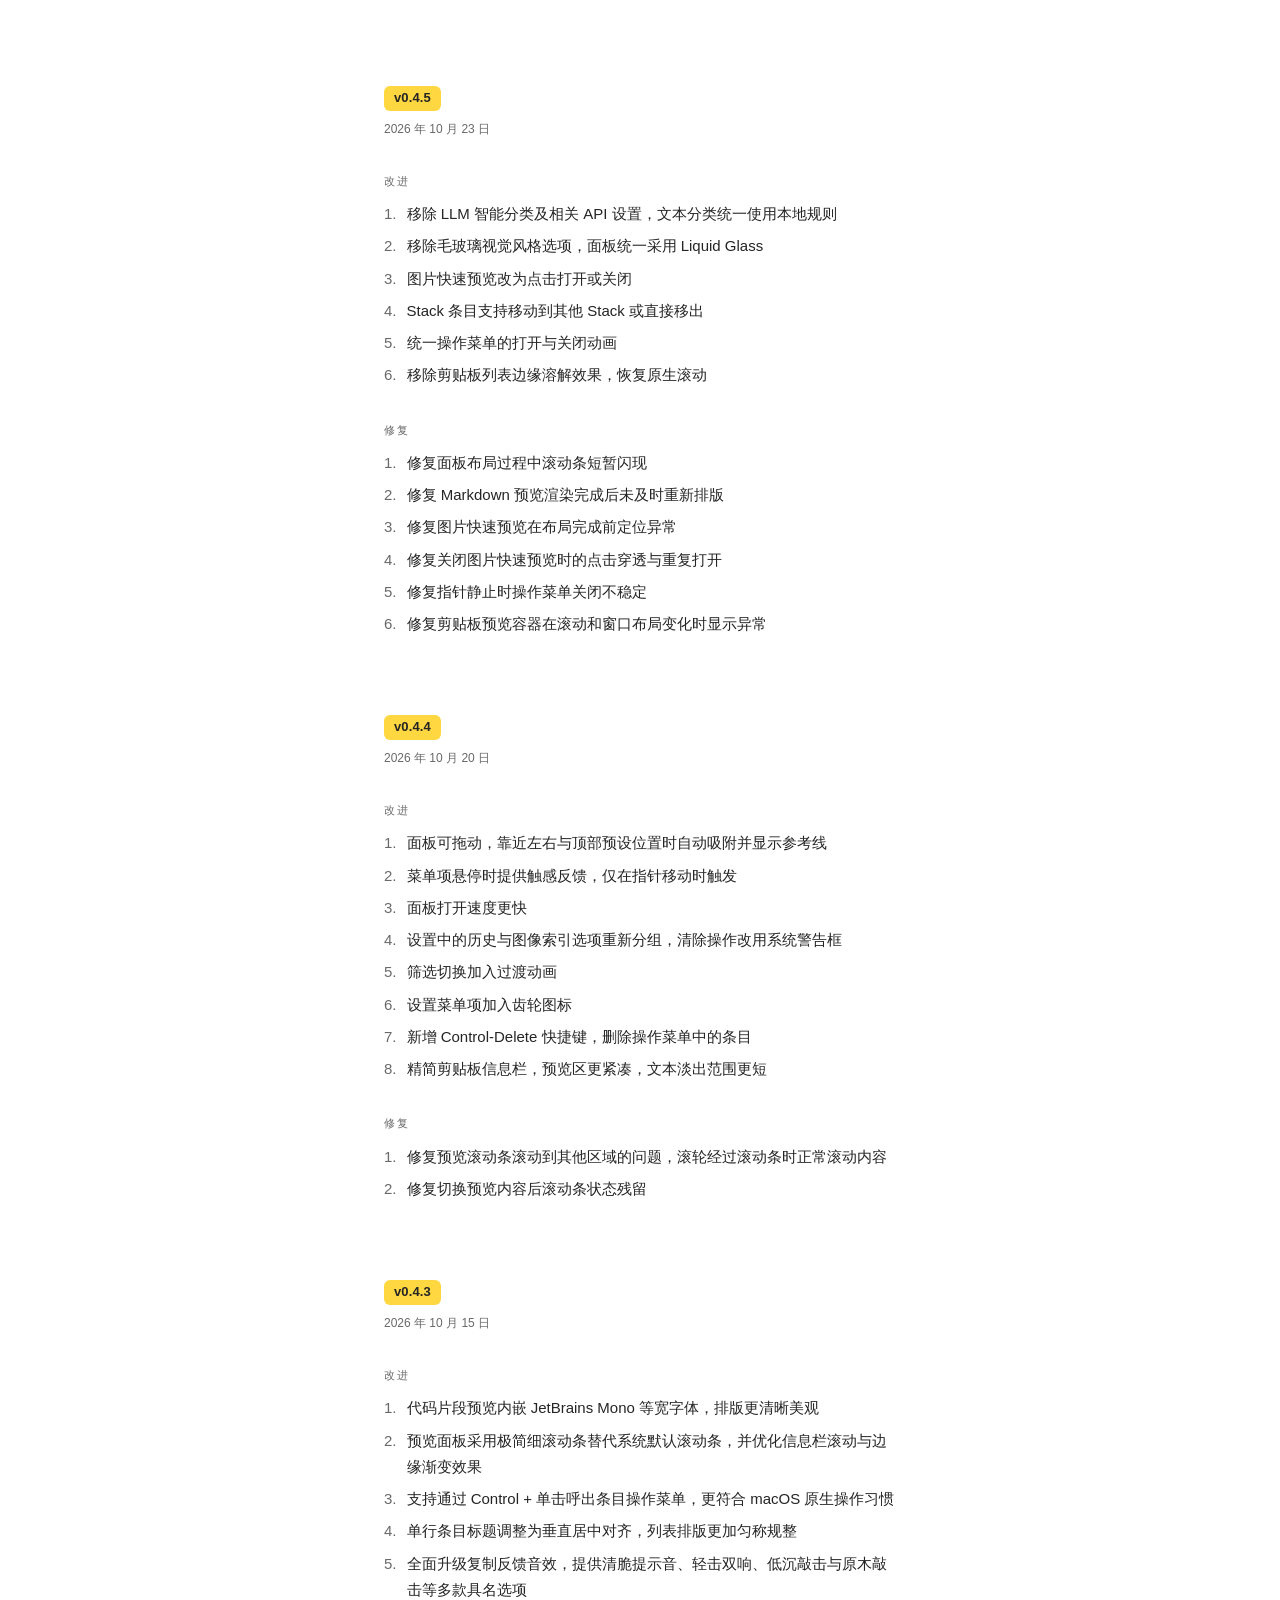
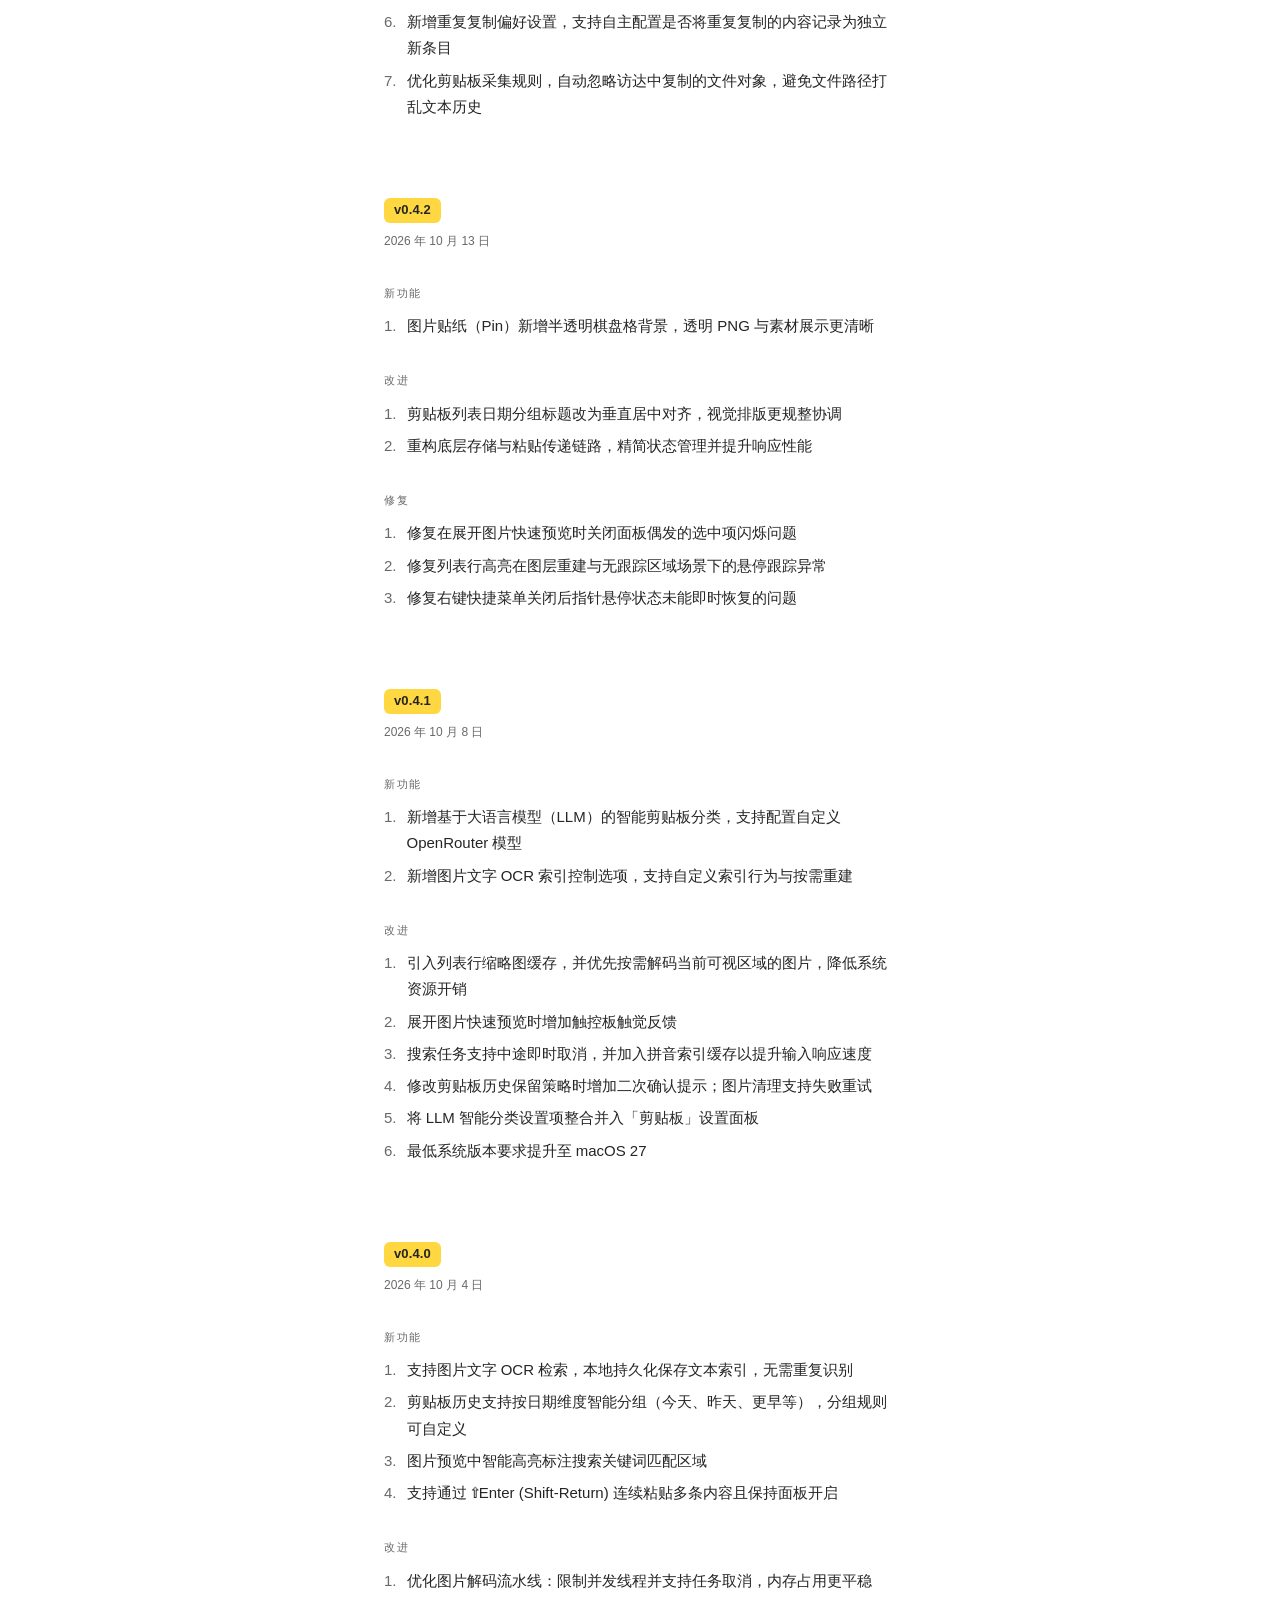
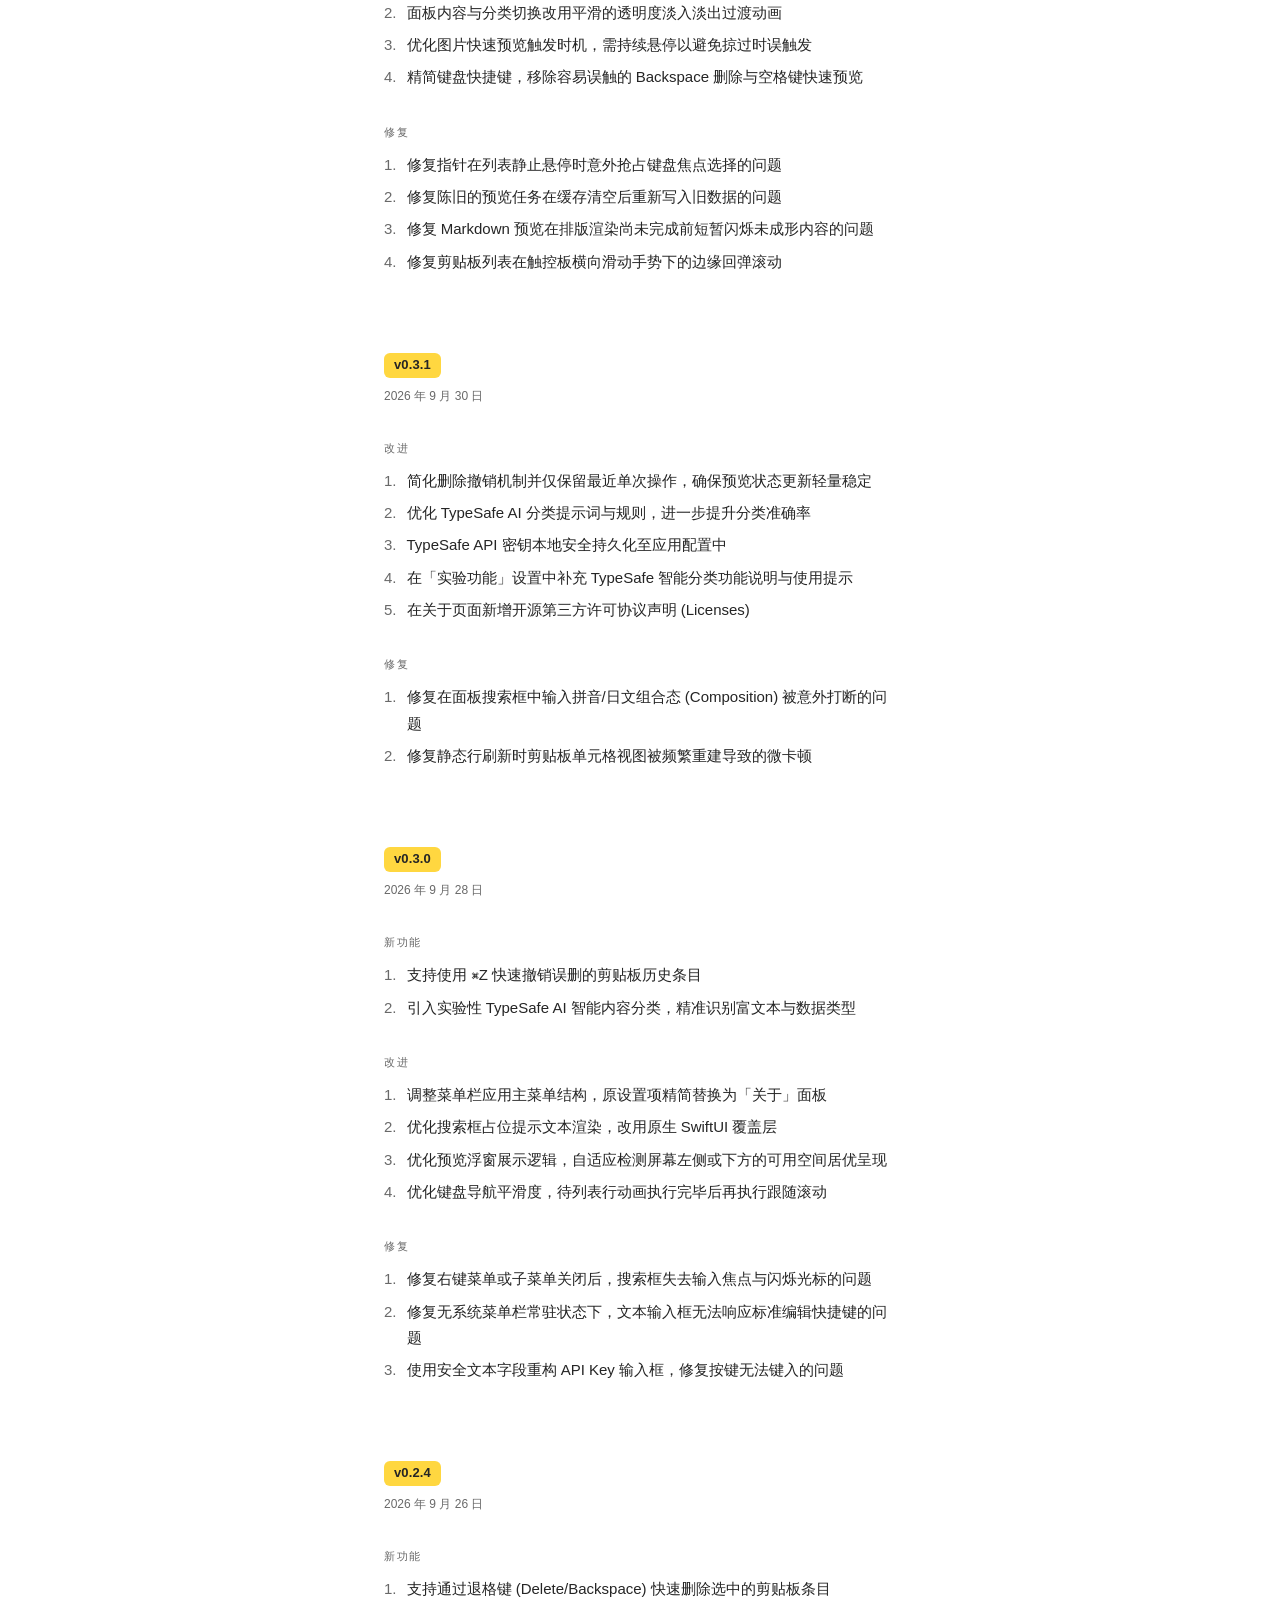
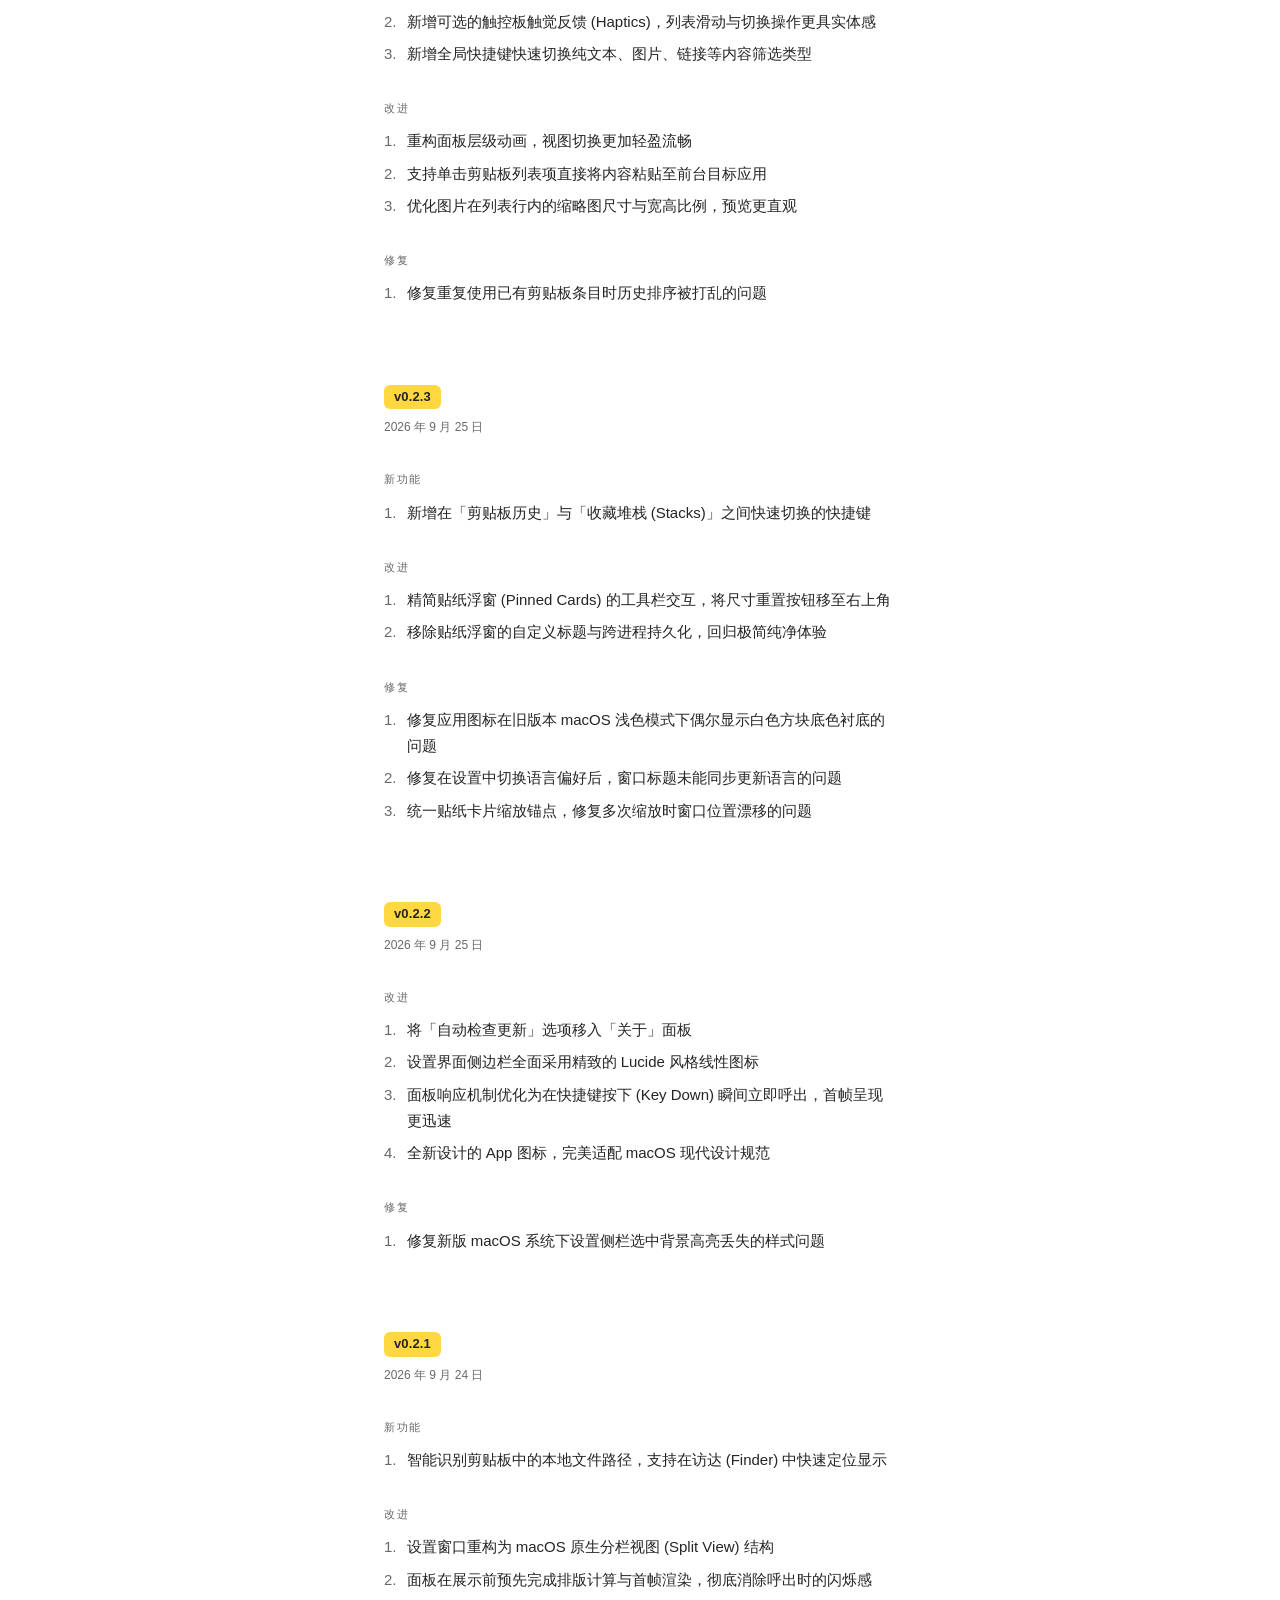
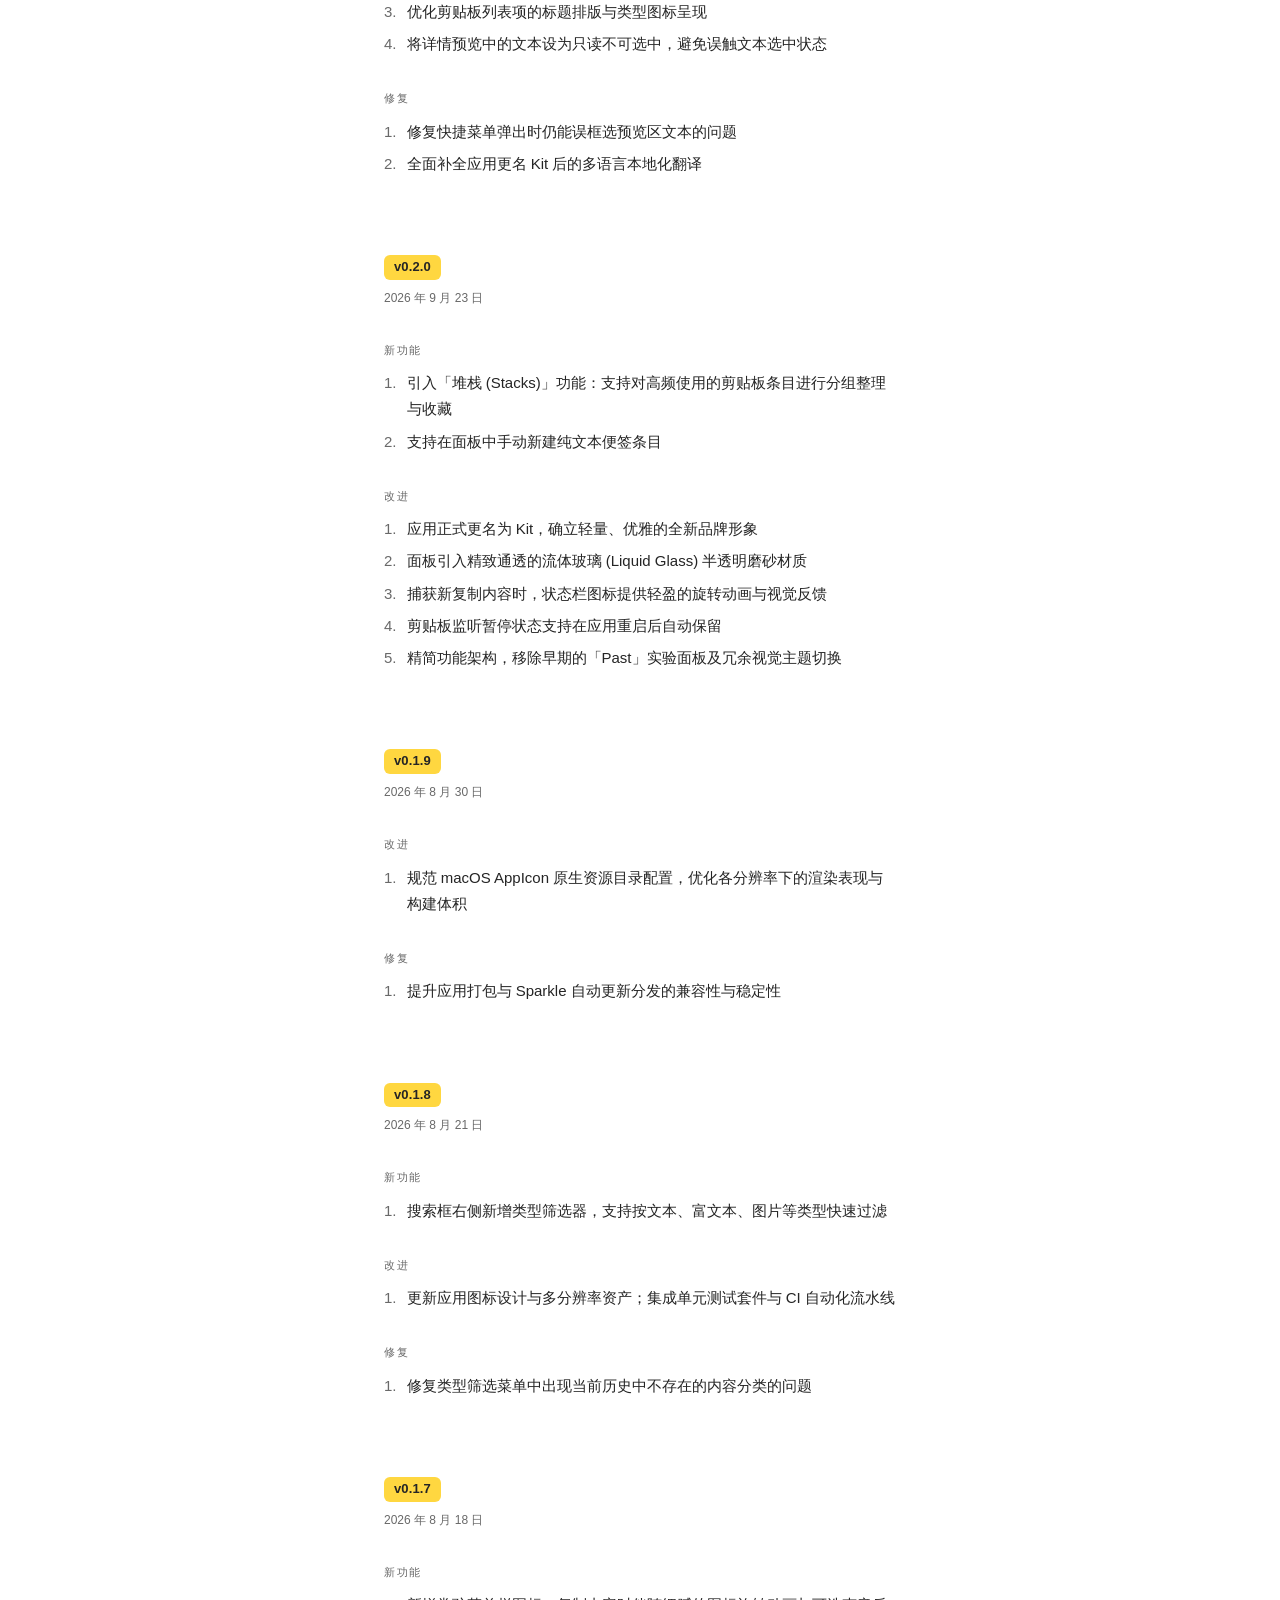
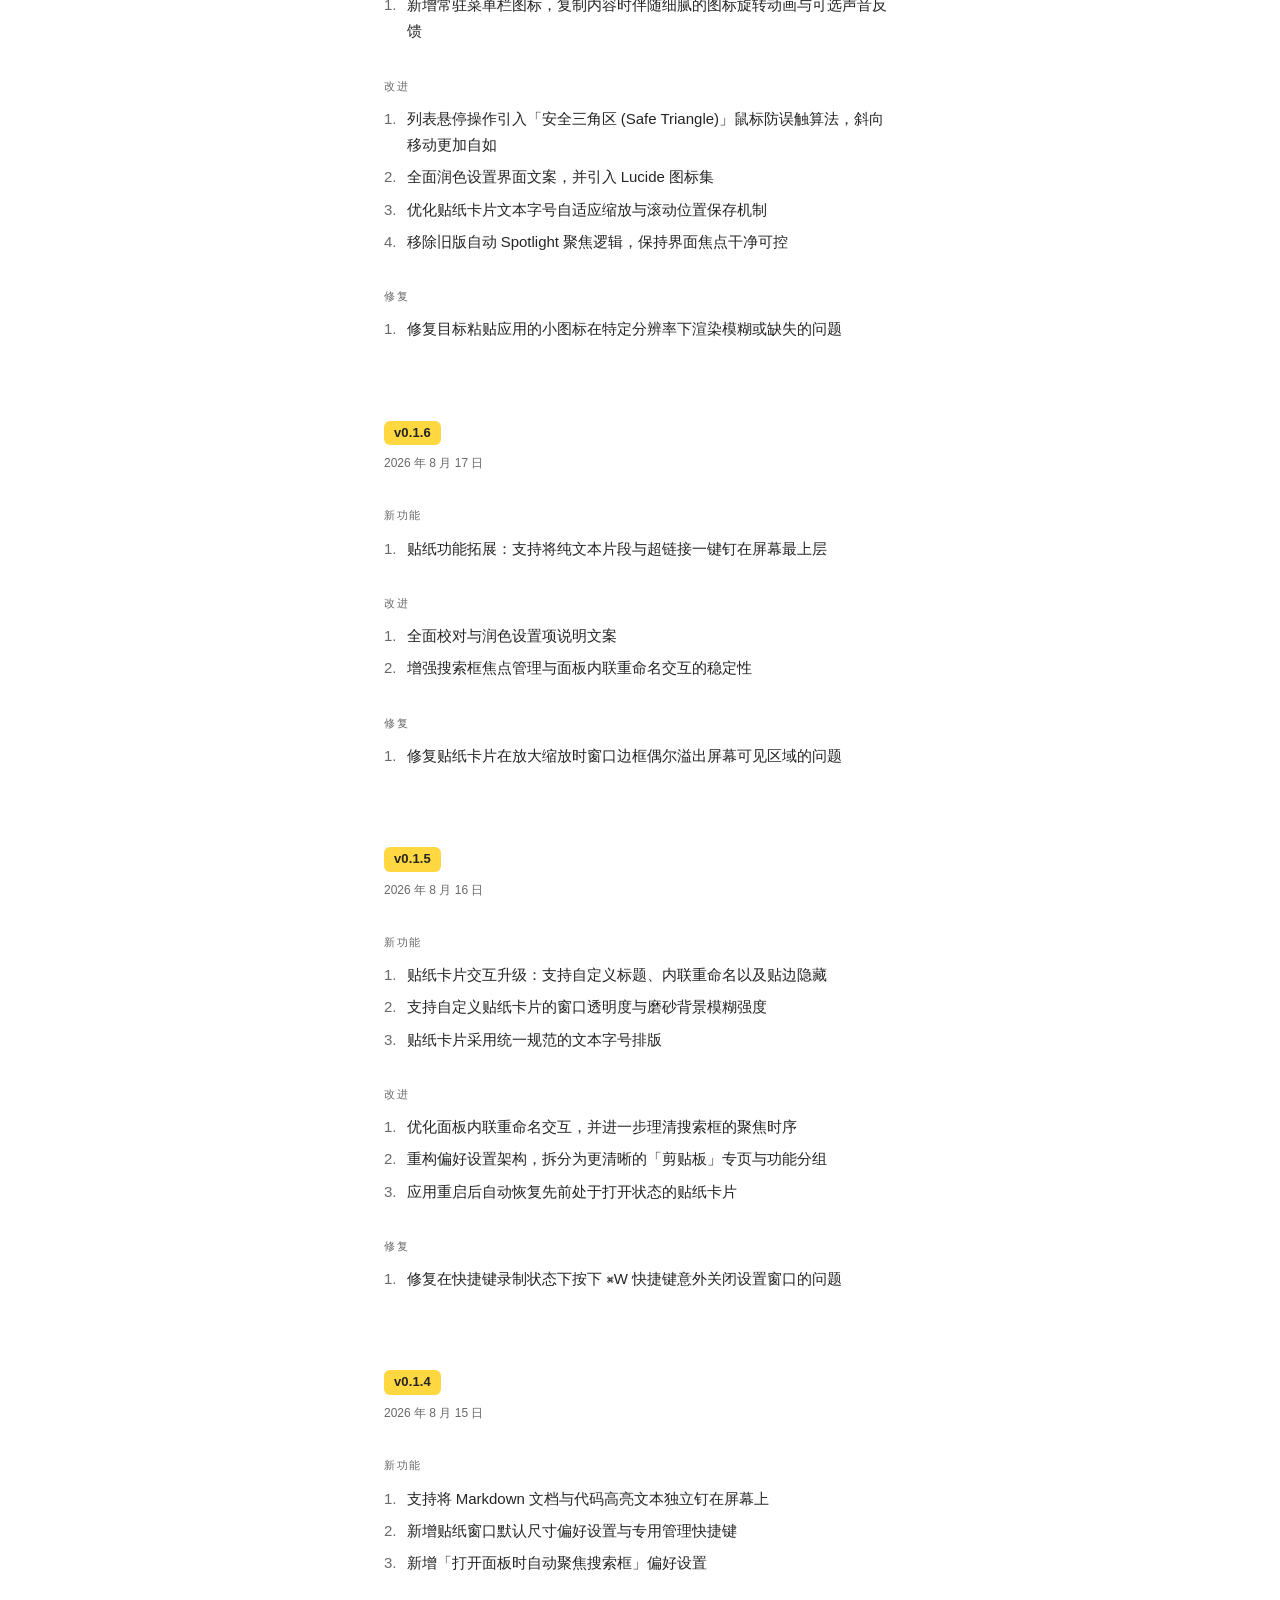
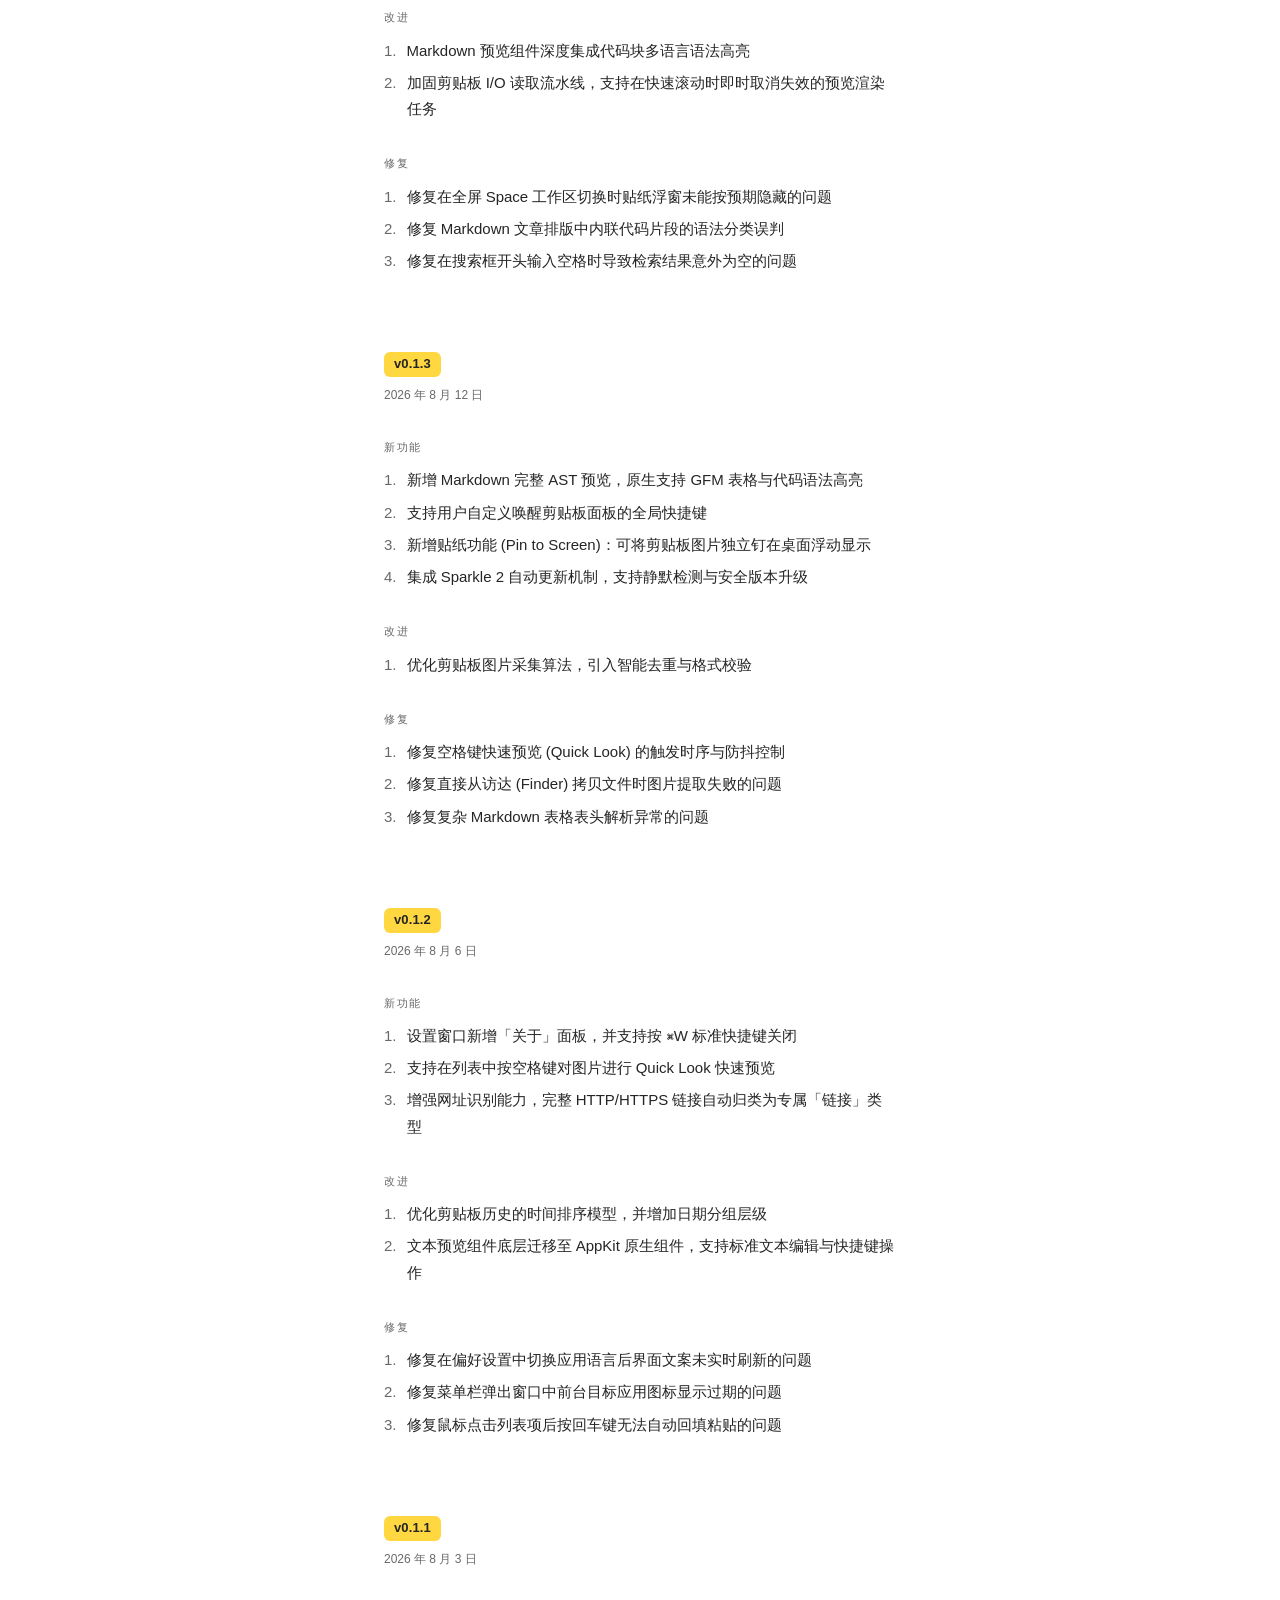
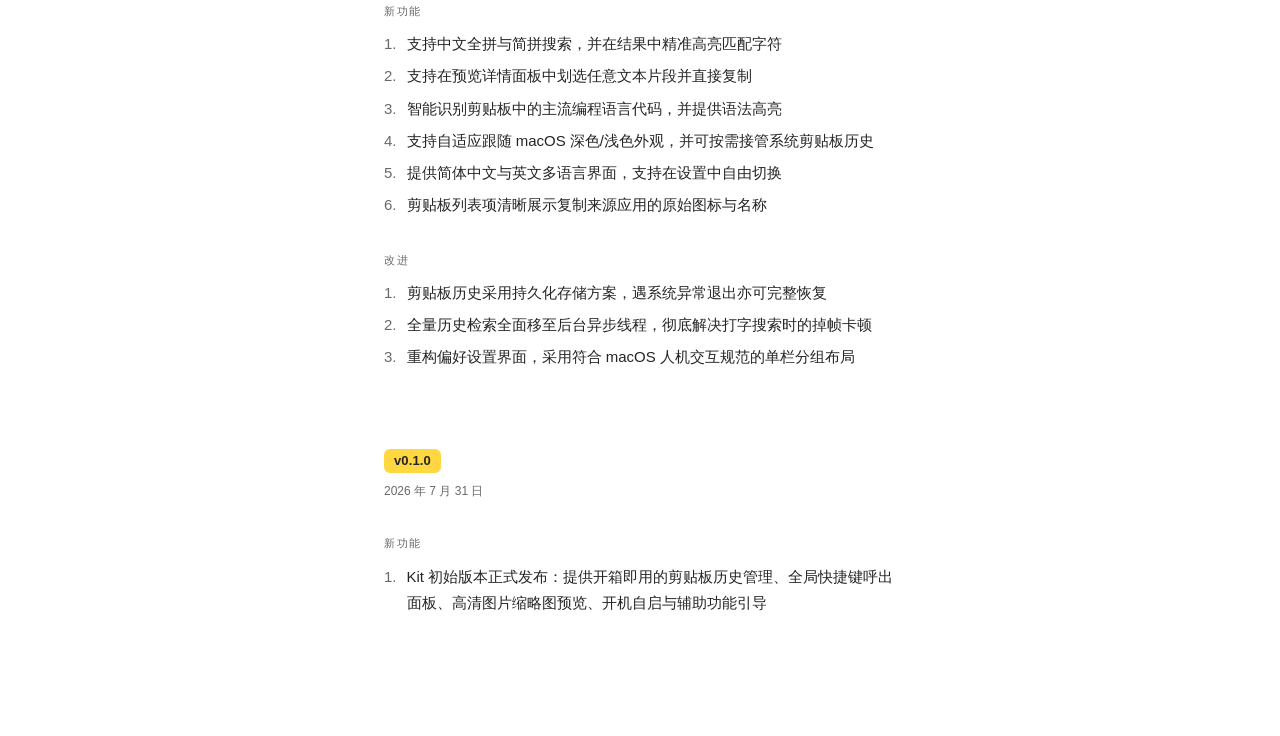
<file: docs/version-history.html>
<!DOCTYPE html>
<html lang="zh-CN">
<head>
<meta charset="utf-8">
<meta name="viewport" content="width=device-width, initial-scale=1">
<meta name="color-scheme" content="light">
<meta name="theme-color" content="#ffffff">
<title>Kit 版本历史记录</title>
<style>
  :root { color-scheme: light; }

  html { background: #fff; }

  body {
    margin: 0;
    background: #fff;
    color: #252525;
    font-family: -apple-system, BlinkMacSystemFont, "SF Pro Text", "Inter",
                 "PingFang SC", "Hiragino Sans GB", "Microsoft YaHei", sans-serif;
    font-size: 15px;
    font-weight: 400;
    line-height: 1.75;
    font-variant-numeric: tabular-nums;
    text-align: left;
    -webkit-font-smoothing: antialiased;
    text-rendering: optimizeLegibility;
  }

  main {
    max-width: 32rem;
    margin: 0 auto;
    padding: 84px 24px 120px;
  }

  section + section { margin-top: 76px; }

  .tag {
    display: inline-block;
    padding: 3px 10px;
    border-radius: 6px;
    background: #ffd740;
    color: #252525;
    font-size: 13px;
    font-weight: 600;
    line-height: 1.45;
    letter-spacing: 0.01em;
    font-variant-numeric: tabular-nums;
  }

  .date {
    margin: 8px 0 0;
    font-size: 12px;
    color: #696969;
  }

  .group { margin-top: 32px; }

  h3 {
    margin: 0 0 10px;
    font-size: 11px;
    font-weight: 500;
    letter-spacing: 0.14em;
    color: #696969;
  }

  ul {
    margin: 0;
    padding: 0;
    list-style: none;
    counter-reset: item;
  }

  li {
    position: relative;
    padding-left: 1.5em;
    counter-increment: item;
  }

  li::before {
    content: counter(item) ".";
    position: absolute;
    left: 0;
    color: #696969;
  }

  li + li { margin-top: 6px; }

  @media (max-width: 480px) {
    main { padding: 64px 20px 96px; }
    section + section { margin-top: 60px; }
  }
</style>
</head>
<body>
<main>

<section>
  <span class="tag">v0.4.5</span>
  <p class="date">2026 年 10 月 23 日</p>
  <div class="group">
    <h3>改进</h3>
    <ul>
      <li>移除 LLM 智能分类及相关 API 设置，文本分类统一使用本地规则</li>
      <li>移除毛玻璃视觉风格选项，面板统一采用 Liquid Glass</li>
      <li>图片快速预览改为点击打开或关闭</li>
      <li>Stack 条目支持移动到其他 Stack 或直接移出</li>
      <li>统一操作菜单的打开与关闭动画</li>
      <li>移除剪贴板列表边缘溶解效果，恢复原生滚动</li>
    </ul>
  </div>
  <div class="group">
    <h3>修复</h3>
    <ul>
      <li>修复面板布局过程中滚动条短暂闪现</li>
      <li>修复 Markdown 预览渲染完成后未及时重新排版</li>
      <li>修复图片快速预览在布局完成前定位异常</li>
      <li>修复关闭图片快速预览时的点击穿透与重复打开</li>
      <li>修复指针静止时操作菜单关闭不稳定</li>
      <li>修复剪贴板预览容器在滚动和窗口布局变化时显示异常</li>
    </ul>
  </div>
</section>

<section>
  <span class="tag">v0.4.4</span>
  <p class="date">2026 年 10 月 20 日</p>
  <div class="group">
    <h3>改进</h3>
    <ul>
      <li>面板可拖动，靠近左右与顶部预设位置时自动吸附并显示参考线</li>
      <li>菜单项悬停时提供触感反馈，仅在指针移动时触发</li>
      <li>面板打开速度更快</li>
      <li>设置中的历史与图像索引选项重新分组，清除操作改用系统警告框</li>
      <li>筛选切换加入过渡动画</li>
      <li>设置菜单项加入齿轮图标</li>
      <li>新增 Control-Delete 快捷键，删除操作菜单中的条目</li>
      <li>精简剪贴板信息栏，预览区更紧凑，文本淡出范围更短</li>
    </ul>
  </div>
  <div class="group">
    <h3>修复</h3>
    <ul>
      <li>修复预览滚动条滚动到其他区域的问题，滚轮经过滚动条时正常滚动内容</li>
      <li>修复切换预览内容后滚动条状态残留</li>
    </ul>
  </div>
</section>

<section>
  <span class="tag">v0.4.3</span>
  <p class="date">2026 年 10 月 15 日</p>
  <div class="group">
    <h3>改进</h3>
    <ul>
      <li>代码片段预览内嵌 JetBrains Mono 等宽字体，排版更清晰美观</li>
      <li>预览面板采用极简细滚动条替代系统默认滚动条，并优化信息栏滚动与边缘渐变效果</li>
      <li>支持通过 Control + 单击呼出条目操作菜单，更符合 macOS 原生操作习惯</li>
      <li>单行条目标题调整为垂直居中对齐，列表排版更加匀称规整</li>
      <li>全面升级复制反馈音效，提供清脆提示音、轻击双响、低沉敲击与原木敲击等多款具名选项</li>
      <li>新增重复复制偏好设置，支持自主配置是否将重复复制的内容记录为独立新条目</li>
      <li>优化剪贴板采集规则，自动忽略访达中复制的文件对象，避免文件路径打乱文本历史</li>
    </ul>
  </div>
</section>

<section>
  <span class="tag">v0.4.2</span>
  <p class="date">2026 年 10 月 13 日</p>
  <div class="group">
    <h3>新功能</h3>
    <ul>
      <li>图片贴纸（Pin）新增半透明棋盘格背景，透明 PNG 与素材展示更清晰</li>
    </ul>
  </div>
  <div class="group">
    <h3>改进</h3>
    <ul>
      <li>剪贴板列表日期分组标题改为垂直居中对齐，视觉排版更规整协调</li>
      <li>重构底层存储与粘贴传递链路，精简状态管理并提升响应性能</li>
    </ul>
  </div>
  <div class="group">
    <h3>修复</h3>
    <ul>
      <li>修复在展开图片快速预览时关闭面板偶发的选中项闪烁问题</li>
      <li>修复列表行高亮在图层重建与无跟踪区域场景下的悬停跟踪异常</li>
      <li>修复右键快捷菜单关闭后指针悬停状态未能即时恢复的问题</li>
    </ul>
  </div>
</section>

<section>
  <span class="tag">v0.4.1</span>
  <p class="date">2026 年 10 月 8 日</p>
  <div class="group">
    <h3>新功能</h3>
    <ul>
      <li>新增基于大语言模型（LLM）的智能剪贴板分类，支持配置自定义 OpenRouter 模型</li>
      <li>新增图片文字 OCR 索引控制选项，支持自定义索引行为与按需重建</li>
    </ul>
  </div>
  <div class="group">
    <h3>改进</h3>
    <ul>
      <li>引入列表行缩略图缓存，并优先按需解码当前可视区域的图片，降低系统资源开销</li>
      <li>展开图片快速预览时增加触控板触觉反馈</li>
      <li>搜索任务支持中途即时取消，并加入拼音索引缓存以提升输入响应速度</li>
      <li>修改剪贴板历史保留策略时增加二次确认提示；图片清理支持失败重试</li>
      <li>将 LLM 智能分类设置项整合并入「剪贴板」设置面板</li>
      <li>最低系统版本要求提升至 macOS 27</li>
    </ul>
  </div>
</section>

<section>
  <span class="tag">v0.4.0</span>
  <p class="date">2026 年 10 月 4 日</p>
  <div class="group">
    <h3>新功能</h3>
    <ul>
      <li>支持图片文字 OCR 检索，本地持久化保存文本索引，无需重复识别</li>
      <li>剪贴板历史支持按日期维度智能分组（今天、昨天、更早等），分组规则可自定义</li>
      <li>图片预览中智能高亮标注搜索关键词匹配区域</li>
      <li>支持通过 ⇧Enter (Shift-Return) 连续粘贴多条内容且保持面板开启</li>
    </ul>
  </div>
  <div class="group">
    <h3>改进</h3>
    <ul>
      <li>优化图片解码流水线：限制并发线程并支持任务取消，内存占用更平稳</li>
      <li>面板内容与分类切换改用平滑的透明度淡入淡出过渡动画</li>
      <li>优化图片快速预览触发时机，需持续悬停以避免掠过时误触发</li>
      <li>精简键盘快捷键，移除容易误触的 Backspace 删除与空格键快速预览</li>
    </ul>
  </div>
  <div class="group">
    <h3>修复</h3>
    <ul>
      <li>修复指针在列表静止悬停时意外抢占键盘焦点选择的问题</li>
      <li>修复陈旧的预览任务在缓存清空后重新写入旧数据的问题</li>
      <li>修复 Markdown 预览在排版渲染尚未完成前短暂闪烁未成形内容的问题</li>
      <li>修复剪贴板列表在触控板横向滑动手势下的边缘回弹滚动</li>
    </ul>
  </div>
</section>

<section>
  <span class="tag">v0.3.1</span>
  <p class="date">2026 年 9 月 30 日</p>
  <div class="group">
    <h3>改进</h3>
    <ul>
      <li>简化删除撤销机制并仅保留最近单次操作，确保预览状态更新轻量稳定</li>
      <li>优化 TypeSafe AI 分类提示词与规则，进一步提升分类准确率</li>
      <li>TypeSafe API 密钥本地安全持久化至应用配置中</li>
      <li>在「实验功能」设置中补充 TypeSafe 智能分类功能说明与使用提示</li>
      <li>在关于页面新增开源第三方许可协议声明 (Licenses)</li>
    </ul>
  </div>
  <div class="group">
    <h3>修复</h3>
    <ul>
      <li>修复在面板搜索框中输入拼音/日文组合态 (Composition) 被意外打断的问题</li>
      <li>修复静态行刷新时剪贴板单元格视图被频繁重建导致的微卡顿</li>
    </ul>
  </div>
</section>

<section>
  <span class="tag">v0.3.0</span>
  <p class="date">2026 年 9 月 28 日</p>
  <div class="group">
    <h3>新功能</h3>
    <ul>
      <li>支持使用 ⌘Z 快速撤销误删的剪贴板历史条目</li>
      <li>引入实验性 TypeSafe AI 智能内容分类，精准识别富文本与数据类型</li>
    </ul>
  </div>
  <div class="group">
    <h3>改进</h3>
    <ul>
      <li>调整菜单栏应用主菜单结构，原设置项精简替换为「关于」面板</li>
      <li>优化搜索框占位提示文本渲染，改用原生 SwiftUI 覆盖层</li>
      <li>优化预览浮窗展示逻辑，自适应检测屏幕左侧或下方的可用空间居优呈现</li>
      <li>优化键盘导航平滑度，待列表行动画执行完毕后再执行跟随滚动</li>
    </ul>
  </div>
  <div class="group">
    <h3>修复</h3>
    <ul>
      <li>修复右键菜单或子菜单关闭后，搜索框失去输入焦点与闪烁光标的问题</li>
      <li>修复无系统菜单栏常驻状态下，文本输入框无法响应标准编辑快捷键的问题</li>
      <li>使用安全文本字段重构 API Key 输入框，修复按键无法键入的问题</li>
    </ul>
  </div>
</section>

<section>
  <span class="tag">v0.2.4</span>
  <p class="date">2026 年 9 月 26 日</p>
  <div class="group">
    <h3>新功能</h3>
    <ul>
      <li>支持通过退格键 (Delete/Backspace) 快速删除选中的剪贴板条目</li>
      <li>新增可选的触控板触觉反馈 (Haptics)，列表滑动与切换操作更具实体感</li>
      <li>新增全局快捷键快速切换纯文本、图片、链接等内容筛选类型</li>
    </ul>
  </div>
  <div class="group">
    <h3>改进</h3>
    <ul>
      <li>重构面板层级动画，视图切换更加轻盈流畅</li>
      <li>支持单击剪贴板列表项直接将内容粘贴至前台目标应用</li>
      <li>优化图片在列表行内的缩略图尺寸与宽高比例，预览更直观</li>
    </ul>
  </div>
  <div class="group">
    <h3>修复</h3>
    <ul>
      <li>修复重复使用已有剪贴板条目时历史排序被打乱的问题</li>
    </ul>
  </div>
</section>

<section>
  <span class="tag">v0.2.3</span>
  <p class="date">2026 年 9 月 25 日</p>
  <div class="group">
    <h3>新功能</h3>
    <ul>
      <li>新增在「剪贴板历史」与「收藏堆栈 (Stacks)」之间快速切换的快捷键</li>
    </ul>
  </div>
  <div class="group">
    <h3>改进</h3>
    <ul>
      <li>精简贴纸浮窗 (Pinned Cards) 的工具栏交互，将尺寸重置按钮移至右上角</li>
      <li>移除贴纸浮窗的自定义标题与跨进程持久化，回归极简纯净体验</li>
    </ul>
  </div>
  <div class="group">
    <h3>修复</h3>
    <ul>
      <li>修复应用图标在旧版本 macOS 浅色模式下偶尔显示白色方块底色衬底的问题</li>
      <li>修复在设置中切换语言偏好后，窗口标题未能同步更新语言的问题</li>
      <li>统一贴纸卡片缩放锚点，修复多次缩放时窗口位置漂移的问题</li>
    </ul>
  </div>
</section>

<section>
  <span class="tag">v0.2.2</span>
  <p class="date">2026 年 9 月 25 日</p>
  <div class="group">
    <h3>改进</h3>
    <ul>
      <li>将「自动检查更新」选项移入「关于」面板</li>
      <li>设置界面侧边栏全面采用精致的 Lucide 风格线性图标</li>
      <li>面板响应机制优化为在快捷键按下 (Key Down) 瞬间立即呼出，首帧呈现更迅速</li>
      <li>全新设计的 App 图标，完美适配 macOS 现代设计规范</li>
    </ul>
  </div>
  <div class="group">
    <h3>修复</h3>
    <ul>
      <li>修复新版 macOS 系统下设置侧栏选中背景高亮丢失的样式问题</li>
    </ul>
  </div>
</section>

<section>
  <span class="tag">v0.2.1</span>
  <p class="date">2026 年 9 月 24 日</p>
  <div class="group">
    <h3>新功能</h3>
    <ul>
      <li>智能识别剪贴板中的本地文件路径，支持在访达 (Finder) 中快速定位显示</li>
    </ul>
  </div>
  <div class="group">
    <h3>改进</h3>
    <ul>
      <li>设置窗口重构为 macOS 原生分栏视图 (Split View) 结构</li>
      <li>面板在展示前预先完成排版计算与首帧渲染，彻底消除呼出时的闪烁感</li>
      <li>优化剪贴板列表项的标题排版与类型图标呈现</li>
      <li>将详情预览中的文本设为只读不可选中，避免误触文本选中状态</li>
    </ul>
  </div>
  <div class="group">
    <h3>修复</h3>
    <ul>
      <li>修复快捷菜单弹出时仍能误框选预览区文本的问题</li>
      <li>全面补全应用更名 Kit 后的多语言本地化翻译</li>
    </ul>
  </div>
</section>

<section>
  <span class="tag">v0.2.0</span>
  <p class="date">2026 年 9 月 23 日</p>
  <div class="group">
    <h3>新功能</h3>
    <ul>
      <li>引入「堆栈 (Stacks)」功能：支持对高频使用的剪贴板条目进行分组整理与收藏</li>
      <li>支持在面板中手动新建纯文本便签条目</li>
    </ul>
  </div>
  <div class="group">
    <h3>改进</h3>
    <ul>
      <li>应用正式更名为 Kit，确立轻量、优雅的全新品牌形象</li>
      <li>面板引入精致通透的流体玻璃 (Liquid Glass) 半透明磨砂材质</li>
      <li>捕获新复制内容时，状态栏图标提供轻盈的旋转动画与视觉反馈</li>
      <li>剪贴板监听暂停状态支持在应用重启后自动保留</li>
      <li>精简功能架构，移除早期的「Past」实验面板及冗余视觉主题切换</li>
    </ul>
  </div>
</section>

<section>
  <span class="tag">v0.1.9</span>
  <p class="date">2026 年 8 月 30 日</p>
  <div class="group">
    <h3>改进</h3>
    <ul>
      <li>规范 macOS AppIcon 原生资源目录配置，优化各分辨率下的渲染表现与构建体积</li>
    </ul>
  </div>
  <div class="group">
    <h3>修复</h3>
    <ul>
      <li>提升应用打包与 Sparkle 自动更新分发的兼容性与稳定性</li>
    </ul>
  </div>
</section>

<section>
  <span class="tag">v0.1.8</span>
  <p class="date">2026 年 8 月 21 日</p>
  <div class="group">
    <h3>新功能</h3>
    <ul>
      <li>搜索框右侧新增类型筛选器，支持按文本、富文本、图片等类型快速过滤</li>
    </ul>
  </div>
  <div class="group">
    <h3>改进</h3>
    <ul>
      <li>更新应用图标设计与多分辨率资产；集成单元测试套件与 CI 自动化流水线</li>
    </ul>
  </div>
  <div class="group">
    <h3>修复</h3>
    <ul>
      <li>修复类型筛选菜单中出现当前历史中不存在的内容分类的问题</li>
    </ul>
  </div>
</section>

<section>
  <span class="tag">v0.1.7</span>
  <p class="date">2026 年 8 月 18 日</p>
  <div class="group">
    <h3>新功能</h3>
    <ul>
      <li>新增常驻菜单栏图标，复制内容时伴随细腻的图标旋转动画与可选声音反馈</li>
    </ul>
  </div>
  <div class="group">
    <h3>改进</h3>
    <ul>
      <li>列表悬停操作引入「安全三角区 (Safe Triangle)」鼠标防误触算法，斜向移动更加自如</li>
      <li>全面润色设置界面文案，并引入 Lucide 图标集</li>
      <li>优化贴纸卡片文本字号自适应缩放与滚动位置保存机制</li>
      <li>移除旧版自动 Spotlight 聚焦逻辑，保持界面焦点干净可控</li>
    </ul>
  </div>
  <div class="group">
    <h3>修复</h3>
    <ul>
      <li>修复目标粘贴应用的小图标在特定分辨率下渲染模糊或缺失的问题</li>
    </ul>
  </div>
</section>

<section>
  <span class="tag">v0.1.6</span>
  <p class="date">2026 年 8 月 17 日</p>
  <div class="group">
    <h3>新功能</h3>
    <ul>
      <li>贴纸功能拓展：支持将纯文本片段与超链接一键钉在屏幕最上层</li>
    </ul>
  </div>
  <div class="group">
    <h3>改进</h3>
    <ul>
      <li>全面校对与润色设置项说明文案</li>
      <li>增强搜索框焦点管理与面板内联重命名交互的稳定性</li>
    </ul>
  </div>
  <div class="group">
    <h3>修复</h3>
    <ul>
      <li>修复贴纸卡片在放大缩放时窗口边框偶尔溢出屏幕可见区域的问题</li>
    </ul>
  </div>
</section>

<section>
  <span class="tag">v0.1.5</span>
  <p class="date">2026 年 8 月 16 日</p>
  <div class="group">
    <h3>新功能</h3>
    <ul>
      <li>贴纸卡片交互升级：支持自定义标题、内联重命名以及贴边隐藏</li>
      <li>支持自定义贴纸卡片的窗口透明度与磨砂背景模糊强度</li>
      <li>贴纸卡片采用统一规范的文本字号排版</li>
    </ul>
  </div>
  <div class="group">
    <h3>改进</h3>
    <ul>
      <li>优化面板内联重命名交互，并进一步理清搜索框的聚焦时序</li>
      <li>重构偏好设置架构，拆分为更清晰的「剪贴板」专页与功能分组</li>
      <li>应用重启后自动恢复先前处于打开状态的贴纸卡片</li>
    </ul>
  </div>
  <div class="group">
    <h3>修复</h3>
    <ul>
      <li>修复在快捷键录制状态下按下 ⌘W 快捷键意外关闭设置窗口的问题</li>
    </ul>
  </div>
</section>

<section>
  <span class="tag">v0.1.4</span>
  <p class="date">2026 年 8 月 15 日</p>
  <div class="group">
    <h3>新功能</h3>
    <ul>
      <li>支持将 Markdown 文档与代码高亮文本独立钉在屏幕上</li>
      <li>新增贴纸窗口默认尺寸偏好设置与专用管理快捷键</li>
      <li>新增「打开面板时自动聚焦搜索框」偏好设置</li>
    </ul>
  </div>
  <div class="group">
    <h3>改进</h3>
    <ul>
      <li>Markdown 预览组件深度集成代码块多语言语法高亮</li>
      <li>加固剪贴板 I/O 读取流水线，支持在快速滚动时即时取消失效的预览渲染任务</li>
    </ul>
  </div>
  <div class="group">
    <h3>修复</h3>
    <ul>
      <li>修复在全屏 Space 工作区切换时贴纸浮窗未能按预期隐藏的问题</li>
      <li>修复 Markdown 文章排版中内联代码片段的语法分类误判</li>
      <li>修复在搜索框开头输入空格时导致检索结果意外为空的问题</li>
    </ul>
  </div>
</section>

<section>
  <span class="tag">v0.1.3</span>
  <p class="date">2026 年 8 月 12 日</p>
  <div class="group">
    <h3>新功能</h3>
    <ul>
      <li>新增 Markdown 完整 AST 预览，原生支持 GFM 表格与代码语法高亮</li>
      <li>支持用户自定义唤醒剪贴板面板的全局快捷键</li>
      <li>新增贴纸功能 (Pin to Screen)：可将剪贴板图片独立钉在桌面浮动显示</li>
      <li>集成 Sparkle 2 自动更新机制，支持静默检测与安全版本升级</li>
    </ul>
  </div>
  <div class="group">
    <h3>改进</h3>
    <ul>
      <li>优化剪贴板图片采集算法，引入智能去重与格式校验</li>
    </ul>
  </div>
  <div class="group">
    <h3>修复</h3>
    <ul>
      <li>修复空格键快速预览 (Quick Look) 的触发时序与防抖控制</li>
      <li>修复直接从访达 (Finder) 拷贝文件时图片提取失败的问题</li>
      <li>修复复杂 Markdown 表格表头解析异常的问题</li>
    </ul>
  </div>
</section>

<section>
  <span class="tag">v0.1.2</span>
  <p class="date">2026 年 8 月 6 日</p>
  <div class="group">
    <h3>新功能</h3>
    <ul>
      <li>设置窗口新增「关于」面板，并支持按 ⌘W 标准快捷键关闭</li>
      <li>支持在列表中按空格键对图片进行 Quick Look 快速预览</li>
      <li>增强网址识别能力，完整 HTTP/HTTPS 链接自动归类为专属「链接」类型</li>
    </ul>
  </div>
  <div class="group">
    <h3>改进</h3>
    <ul>
      <li>优化剪贴板历史的时间排序模型，并增加日期分组层级</li>
      <li>文本预览组件底层迁移至 AppKit 原生组件，支持标准文本编辑与快捷键操作</li>
    </ul>
  </div>
  <div class="group">
    <h3>修复</h3>
    <ul>
      <li>修复在偏好设置中切换应用语言后界面文案未实时刷新的问题</li>
      <li>修复菜单栏弹出窗口中前台目标应用图标显示过期的问题</li>
      <li>修复鼠标点击列表项后按回车键无法自动回填粘贴的问题</li>
    </ul>
  </div>
</section>

<section>
  <span class="tag">v0.1.1</span>
  <p class="date">2026 年 8 月 3 日</p>
  <div class="group">
    <h3>新功能</h3>
    <ul>
      <li>支持中文全拼与简拼搜索，并在结果中精准高亮匹配字符</li>
      <li>支持在预览详情面板中划选任意文本片段并直接复制</li>
      <li>智能识别剪贴板中的主流编程语言代码，并提供语法高亮</li>
      <li>支持自适应跟随 macOS 深色/浅色外观，并可按需接管系统剪贴板历史</li>
      <li>提供简体中文与英文多语言界面，支持在设置中自由切换</li>
      <li>剪贴板列表项清晰展示复制来源应用的原始图标与名称</li>
    </ul>
  </div>
  <div class="group">
    <h3>改进</h3>
    <ul>
      <li>剪贴板历史采用持久化存储方案，遇系统异常退出亦可完整恢复</li>
      <li>全量历史检索全面移至后台异步线程，彻底解决打字搜索时的掉帧卡顿</li>
      <li>重构偏好设置界面，采用符合 macOS 人机交互规范的单栏分组布局</li>
    </ul>
  </div>
</section>

<section>
  <span class="tag">v0.1.0</span>
  <p class="date">2026 年 7 月 31 日</p>
  <div class="group">
    <h3>新功能</h3>
    <ul>
      <li>Kit 初始版本正式发布：提供开箱即用的剪贴板历史管理、全局快捷键呼出面板、高清图片缩略图预览、开机自启与辅助功能引导</li>
    </ul>
  </div>
</section>

</main>
</body>
</html>
</file>
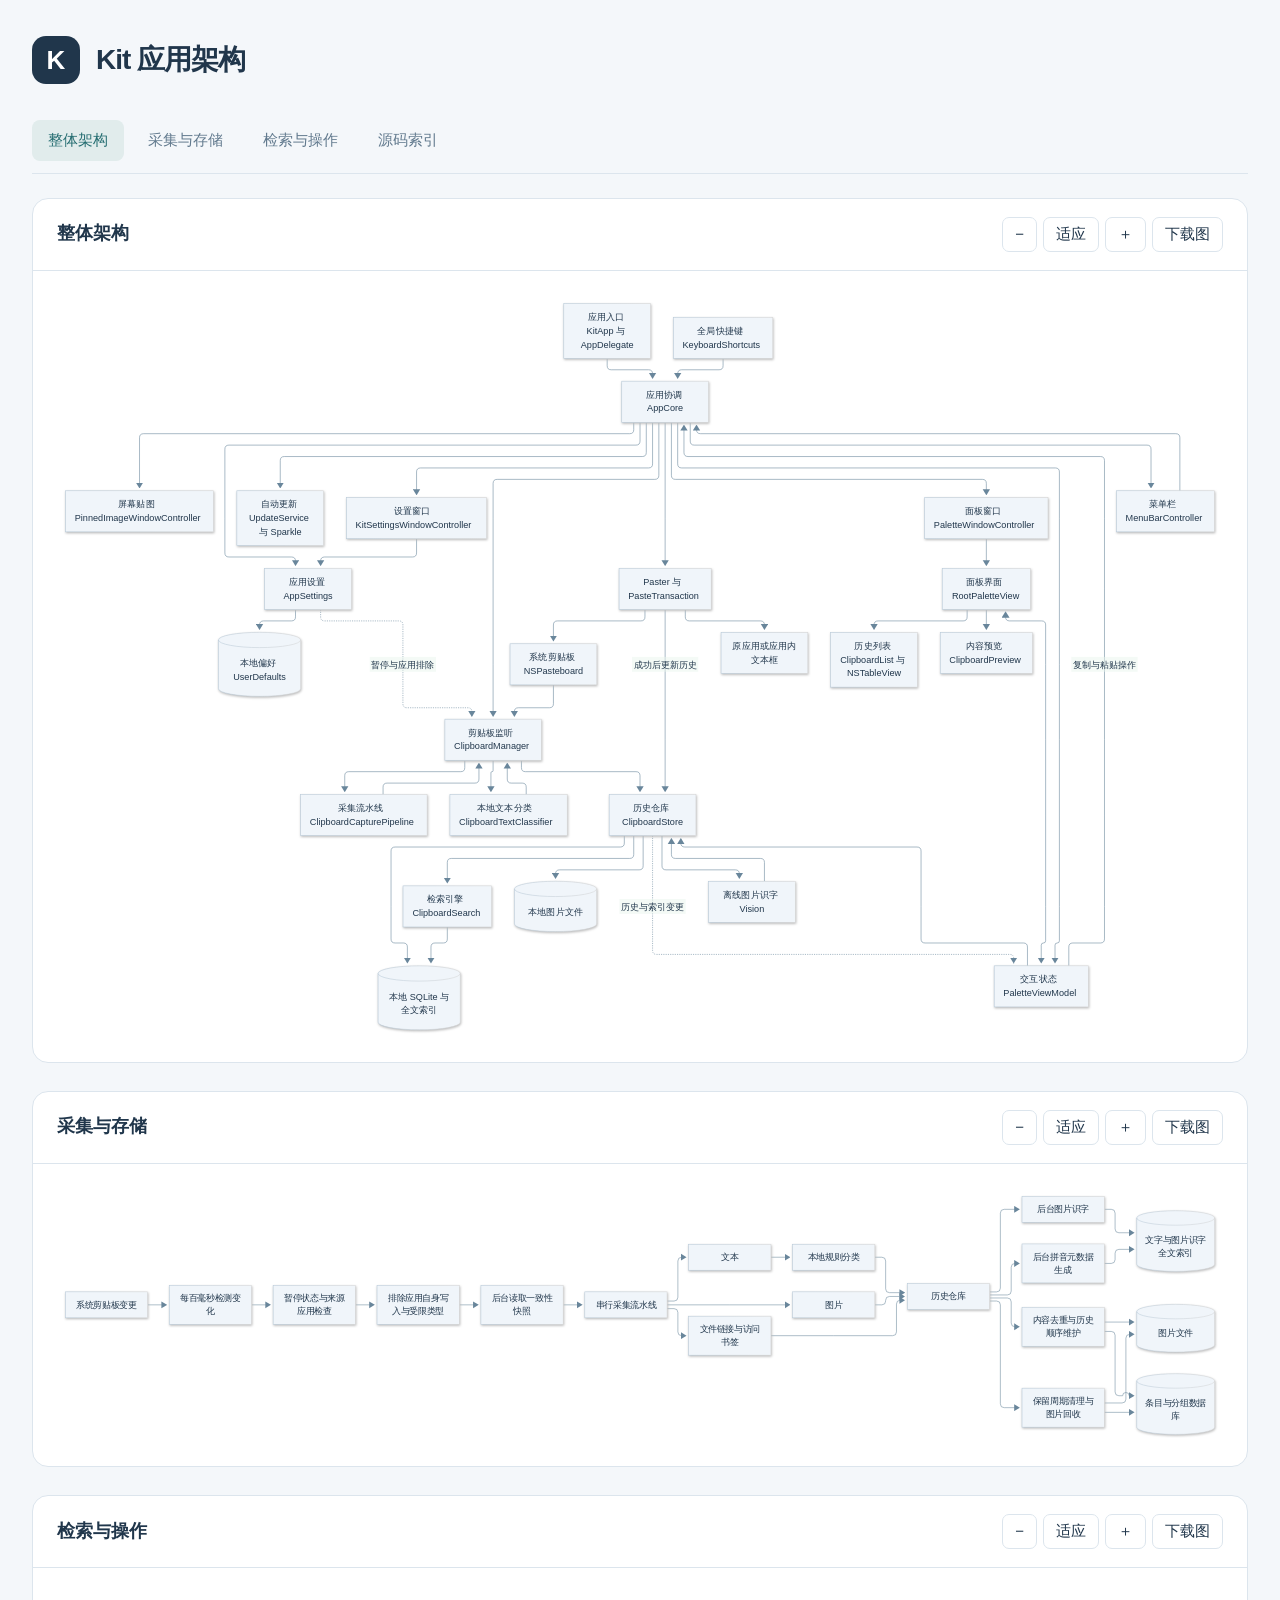
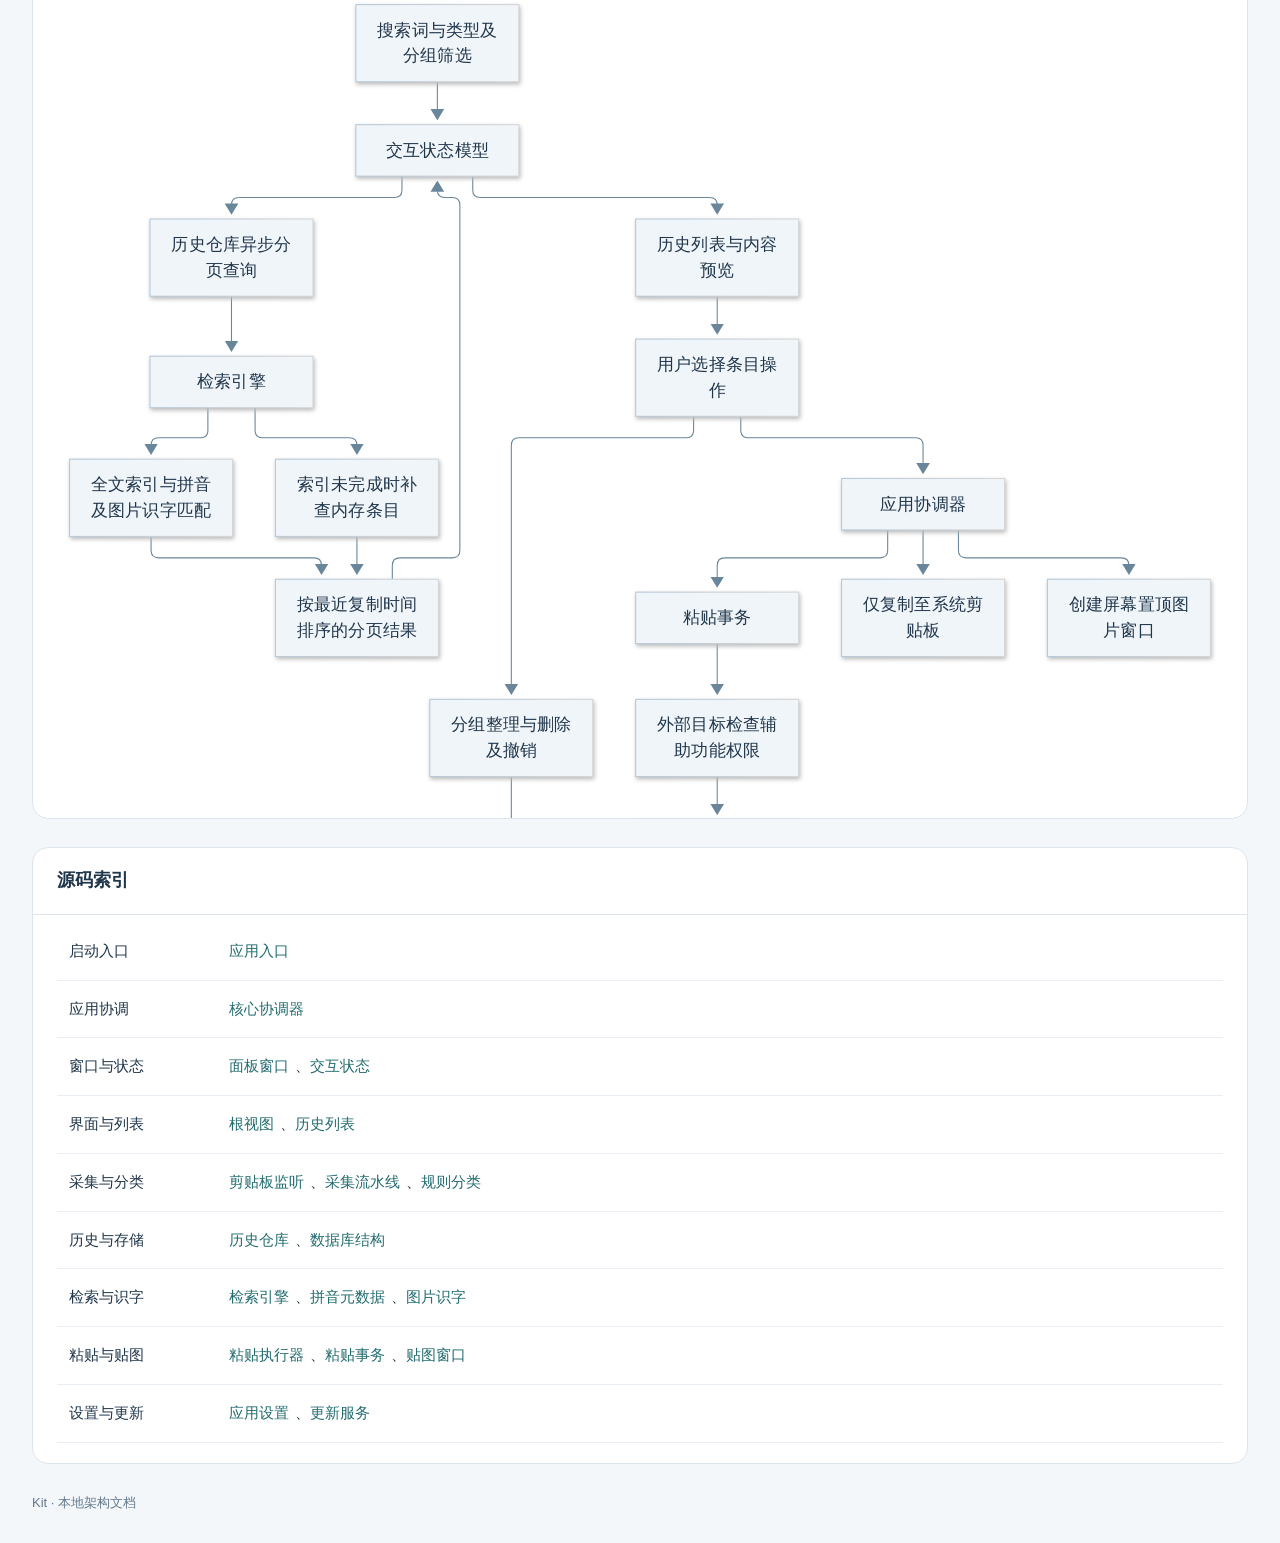
<file: docs/architecture/架构图.html>
<!doctype html>
<html lang="zh-CN"><head><meta charset="utf-8"><meta name="viewport" content="width=device-width,initial-scale=1"><title>Kit · 应用架构</title><style>
:root{color-scheme:light;--ink:#20364b;--muted:#627a8e;--line:#dce5ed;--accent:#236c70}*{box-sizing:border-box}html{scroll-behavior:smooth;scroll-padding-top:90px}body{margin:0;background:#f4f7fa;color:var(--ink);font:15px/1.65 -apple-system,BlinkMacSystemFont,"PingFang SC",sans-serif}header{padding:36px 0 24px;display:flex;align-items:center;gap:16px}.mark{width:48px;height:48px;background:var(--ink);color:#fff;display:grid;place-items:center;border-radius:14px;font-size:26px;font-weight:700}h1{margin:0;font-size:28px;font-weight:650;letter-spacing:-1px}.wrap{max-width:1440px;margin:auto;padding:0 32px}nav{position:sticky;top:0;z-index:5;display:flex;gap:8px;padding:12px 0;background:#f4f7faf2;backdrop-filter:blur(12px);border-bottom:1px solid var(--line);margin-bottom:24px}nav a{text-decoration:none;color:var(--muted);padding:8px 16px;border-radius:8px}nav a:hover,nav a.active{background:#e1ecec;color:var(--accent)}.panel{background:#fff;border:1px solid var(--line);border-radius:16px;margin:0 0 28px;overflow:hidden}.section-head{display:flex;align-items:center;justify-content:space-between;padding:18px 24px;border-bottom:1px solid var(--line);gap:16px}h2{font-size:18px;margin:0;font-weight:650}.tools{display:flex;gap:6px}button{font:inherit;color:var(--ink);background:white;border:1px solid var(--line);border-radius:7px;padding:4px 12px;cursor:pointer}button:hover{background:#edf4f5;border-color:#9db8bc}button:focus-visible,a:focus-visible{outline:3px solid #64a8ae;outline-offset:3px}.viewport{overflow:auto;padding:28px;background-image:radial-gradient(#dce5ed .7px,transparent .7px);background-size:18px 18px;max-height:850px}.drawing{min-width:640px;text-align:center}.drawing svg{display:block;width:100%;height:auto;max-width:none!important;margin:auto}.source{padding:8px 24px 20px;overflow-x:auto}table{width:100%;border-collapse:collapse}th,td{text-align:left;padding:14px 12px;border-bottom:1px solid #e8eef3}th{width:160px;font-weight:550}a{color:var(--accent)}td a{display:inline-block;margin:2px 6px 2px 0;text-decoration:none}td a:hover{text-decoration:underline}footer{padding:0 0 30px;color:var(--muted);font-size:13px}@media(max-width:700px){.wrap{padding:0 14px}header{padding-top:24px}h1{font-size:23px}nav{overflow:auto;white-space:nowrap}nav a{padding:7px 10px}.section-head{padding:14px;flex-wrap:wrap}.viewport{padding:14px}.source{padding:4px 8px}th{min-width:110px}.tools button{padding:4px 10px}}@media print{nav,.tools,footer{display:none}.wrap{padding:0}.panel{break-inside:avoid}.viewport{max-height:none;overflow:visible}.drawing{min-width:0;width:100%!important}body{background:white}header{padding-top:0}}
</style></head><body><main class="wrap"><header><div class="mark" aria-hidden="true">K</div><h1>Kit 应用架构</h1></header><nav aria-label="架构导航"><a href="#diagram-0">整体架构</a><a href="#diagram-1">采集与存储</a><a href="#diagram-2">检索与操作</a><a href="#source">源码索引</a></nav><section id="diagram-0" class="panel"><div class="section-head"><h2>整体架构</h2><div class="tools"><button data-zoom="-1" aria-label="缩小">−</button><button data-reset>适应</button><button data-zoom="1" aria-label="放大">＋</button><button data-save>下载图</button></div></div><div class="viewport"><div class="drawing"><svg id="my-svg" width="100%" xmlns="http://www.w3.org/2000/svg" xmlns:xlink="http://www.w3.org/1999/xlink" class="flowchart" style="max-width: 2028.82px; background-color: transparent;" viewBox="4 4 2028.82373046875 1288.446044921875" role="graphics-document document" aria-roledescription="flowchart-v2"><style>#my-svg{font-family:PingFang SC,sans-serif;font-size:16px;fill:#20364b;}@keyframes edge-animation-frame{from{stroke-dashoffset:0;}}@keyframes dash{to{stroke-dashoffset:0;}}#my-svg .edge-animation-slow{stroke-dasharray:9,5!important;stroke-dashoffset:900;animation:dash 50s linear infinite;stroke-linecap:round;}#my-svg .edge-animation-fast{stroke-dasharray:9,5!important;stroke-dashoffset:900;animation:dash 20s linear infinite;stroke-linecap:round;}#my-svg .error-icon{fill:#fff7e7;}#my-svg .error-text{fill:#000818;stroke:#000818;}#my-svg .edge-thickness-normal{stroke-width:1px;}#my-svg .edge-thickness-thick{stroke-width:3.5px;}#my-svg .edge-pattern-solid{stroke-dasharray:0;}#my-svg .edge-thickness-invisible{stroke-width:0;fill:none;}#my-svg .edge-pattern-dashed{stroke-dasharray:3;}#my-svg .edge-pattern-dotted{stroke-dasharray:2;}#my-svg .marker{fill:#69869b;stroke:#69869b;}#my-svg .marker.cross{stroke:#69869b;}#my-svg svg{font-family:PingFang SC,sans-serif;font-size:16px;}#my-svg p{margin:0;}#my-svg .label{font-family:PingFang SC,sans-serif;color:#20364b;}#my-svg .cluster-label text{fill:#000818;}#my-svg .cluster-label span{color:#000818;}#my-svg .cluster-label span p{background-color:transparent;}#my-svg .label text,#my-svg span{fill:#20364b;color:#20364b;}#my-svg .node rect,#my-svg .node circle,#my-svg .node ellipse,#my-svg .node polygon,#my-svg .node path{fill:#f0f5fa;stroke:#b7c9d8;stroke-width:1px;}#my-svg .rough-node .label text,#my-svg .node .label text,#my-svg .image-shape .label,#my-svg .icon-shape .label{text-anchor:middle;}#my-svg .node .katex path{fill:#000;stroke:#000;stroke-width:1px;}#my-svg .rough-node .label,#my-svg .node .label,#my-svg .image-shape .label,#my-svg .icon-shape .label{text-align:center;}#my-svg .node.clickable{cursor:pointer;}#my-svg .root .anchor path{fill:#69869b!important;stroke-width:0;stroke:#69869b;}#my-svg .arrowheadPath{fill:#0b0b0b;}#my-svg .edgePaths .path{stroke:#69869b;stroke-width:1px;}#my-svg .flowchart-link{stroke:#69869b;fill:none;}#my-svg .edgeLabel{background-color:#eaf5ee;text-align:center;}#my-svg .edgeLabel p{background-color:#eaf5ee;}#my-svg .edgeLabel rect{opacity:0.5;background-color:#eaf5ee;fill:#eaf5ee;}#my-svg .labelBkg{background-color:rgba(234, 245, 238, 0.5);}#my-svg .cluster rect{fill:#fff7e7;stroke:hsl(40, 60%, 85.2941176471%);stroke-width:1px;}#my-svg .cluster text{fill:#000818;}#my-svg .cluster span{color:#000818;}#my-svg .node .collapsed-indicator{fill:hsl(40, 60%, 85.2941176471%);stroke:none;opacity:0.6;}#my-svg .node .collapsed-separator{stroke:hsl(40, 60%, 85.2941176471%);stroke-width:0.75px;}#my-svg div.mermaidTooltip{position:absolute;text-align:center;max-width:200px;padding:2px;font-family:PingFang SC,sans-serif;font-size:12px;background:#fff7e7;border:1px solid hsl(40, 60%, 85.2941176471%);border-radius:2px;pointer-events:none;z-index:100;}#my-svg .flowchartTitleText{text-anchor:middle;font-size:18px;fill:#20364b;}#my-svg rect.text{fill:none;stroke-width:0;}#my-svg .icon-shape,#my-svg .image-shape{background-color:#eaf5ee;text-align:center;}#my-svg .icon-shape p,#my-svg .image-shape p{background-color:#eaf5ee;padding:2px;}#my-svg .icon-shape .label rect,#my-svg .image-shape .label rect{opacity:0.5;background-color:#eaf5ee;fill:#eaf5ee;}#my-svg .label-icon{display:inline-block;height:1em;overflow:visible;vertical-align:-0.125em;}#my-svg .node .label-icon path{fill:currentColor;stroke:revert;stroke-width:revert;}#my-svg .node .neo-node{stroke:#b7c9d8;}#my-svg [data-look="neo"].node rect,#my-svg [data-look="neo"].cluster rect,#my-svg [data-look="neo"].node polygon{stroke:url(#my-svg-gradient);filter:drop-shadow( 1px 2px 2px rgba(185,185,185,1));}#my-svg [data-look="neo"].swimlane.cluster rect{filter:none;}#my-svg [data-look="neo"].node path{stroke:url(#my-svg-gradient);stroke-width:1px;}#my-svg [data-look="neo"].node .outer-path{filter:drop-shadow( 1px 2px 2px rgba(185,185,185,1));}#my-svg [data-look="neo"].node .neo-line path{stroke:#b7c9d8;filter:none;}#my-svg [data-look="neo"].node circle{stroke:url(#my-svg-gradient);filter:drop-shadow( 1px 2px 2px rgba(185,185,185,1));}#my-svg [data-look="neo"].node circle .state-start{fill:#000000;}#my-svg [data-look="neo"].icon-shape .icon{fill:url(#my-svg-gradient);filter:drop-shadow( 1px 2px 2px rgba(185,185,185,1));}#my-svg [data-look="neo"].icon-shape .icon-neo path{stroke:url(#my-svg-gradient);filter:drop-shadow( 1px 2px 2px rgba(185,185,185,1));}#my-svg :root{--mermaid-font-family:PingFang SC,sans-serif;}</style><g><marker id="my-svg_flowchart-v2-pointEnd" class="marker flowchart-v2" viewBox="0 0 10 10" refX="5" refY="5" markerUnits="userSpaceOnUse" markerWidth="8" markerHeight="8" orient="auto"><path d="M 0 0 L 10 5 L 0 10 z" class="arrowMarkerPath" style="stroke-width: 1; stroke-dasharray: 1, 0;"/></marker><marker id="my-svg_flowchart-v2-pointStart" class="marker flowchart-v2" viewBox="0 0 10 10" refX="4.5" refY="5" markerUnits="userSpaceOnUse" markerWidth="8" markerHeight="8" orient="auto"><path d="M 0 5 L 10 10 L 10 0 z" class="arrowMarkerPath" style="stroke-width: 1; stroke-dasharray: 1, 0;"/></marker><marker id="my-svg_flowchart-v2-pointEnd-margin" class="marker flowchart-v2" viewBox="0 0 11.5 14" refX="11.5" refY="7" markerUnits="userSpaceOnUse" markerWidth="10.5" markerHeight="14" orient="auto"><path d="M 0 0 L 11.5 7 L 0 14 z" class="arrowMarkerPath" style="stroke-width: 0; stroke-dasharray: 1, 0;"/></marker><marker id="my-svg_flowchart-v2-pointStart-margin" class="marker flowchart-v2" viewBox="0 0 11.5 14" refX="1" refY="7" markerUnits="userSpaceOnUse" markerWidth="11.5" markerHeight="14" orient="auto"><polygon points="0,7 11.5,14 11.5,0" class="arrowMarkerPath" style="stroke-width: 0; stroke-dasharray: 1, 0;"/></marker><marker id="my-svg_flowchart-v2-circleEnd" class="marker flowchart-v2" viewBox="0 0 10 10" refX="11" refY="5" markerUnits="userSpaceOnUse" markerWidth="11" markerHeight="11" orient="auto"><circle cx="5" cy="5" r="5" class="arrowMarkerPath" style="stroke-width: 1; stroke-dasharray: 1, 0;"/></marker><marker id="my-svg_flowchart-v2-circleStart" class="marker flowchart-v2" viewBox="0 0 10 10" refX="-1" refY="5" markerUnits="userSpaceOnUse" markerWidth="11" markerHeight="11" orient="auto"><circle cx="5" cy="5" r="5" class="arrowMarkerPath" style="stroke-width: 1; stroke-dasharray: 1, 0;"/></marker><marker id="my-svg_flowchart-v2-circleEnd-margin" class="marker flowchart-v2" viewBox="0 0 10 10" refY="5" refX="12.25" markerUnits="userSpaceOnUse" markerWidth="14" markerHeight="14" orient="auto"><circle cx="5" cy="5" r="5" class="arrowMarkerPath" style="stroke-width: 0; stroke-dasharray: 1, 0;"/></marker><marker id="my-svg_flowchart-v2-circleStart-margin" class="marker flowchart-v2" viewBox="0 0 10 10" refX="-2" refY="5" markerUnits="userSpaceOnUse" markerWidth="14" markerHeight="14" orient="auto"><circle cx="5" cy="5" r="5" class="arrowMarkerPath" style="stroke-width: 0; stroke-dasharray: 1, 0;"/></marker><marker id="my-svg_flowchart-v2-crossEnd" class="marker cross flowchart-v2" viewBox="0 0 11 11" refX="12" refY="5.2" markerUnits="userSpaceOnUse" markerWidth="11" markerHeight="11" orient="auto"><path d="M 1,1 l 9,9 M 10,1 l -9,9" class="arrowMarkerPath" style="stroke-width: 2; stroke-dasharray: 1, 0;"/></marker><marker id="my-svg_flowchart-v2-crossStart" class="marker cross flowchart-v2" viewBox="0 0 11 11" refX="-1" refY="5.2" markerUnits="userSpaceOnUse" markerWidth="11" markerHeight="11" orient="auto"><path d="M 1,1 l 9,9 M 10,1 l -9,9" class="arrowMarkerPath" style="stroke-width: 2; stroke-dasharray: 1, 0;"/></marker><marker id="my-svg_flowchart-v2-crossEnd-margin" class="marker cross flowchart-v2" viewBox="0 0 15 15" refX="17.7" refY="7.5" markerUnits="userSpaceOnUse" markerWidth="12" markerHeight="12" orient="auto"><path d="M 1,1 L 14,14 M 1,14 L 14,1" class="arrowMarkerPath" style="stroke-width: 2.5;"/></marker><marker id="my-svg_flowchart-v2-crossStart-margin" class="marker cross flowchart-v2" viewBox="0 0 15 15" refX="-3.5" refY="7.5" markerUnits="userSpaceOnUse" markerWidth="12" markerHeight="12" orient="auto"><path d="M 1,1 L 14,14 M 1,14 L 14,1" class="arrowMarkerPath" style="stroke-width: 2.5; stroke-dasharray: 1, 0;"/></marker><g class="root"><g class="clusters"/><g class="edges edgePaths"><path d="M960.9016927083334,108L960.9016927083334,120.92893218813452Q960.9016927083334,128 967.9727605201988,128L1033.369687396468,128Q1040.4407552083335,128 1040.4407552083335,135.07106781186548L1040.4407552083335,144" id="my-svg-L_启动_核心_0" class="edge-thickness-normal edge-pattern-solid edge-thickness-normal edge-pattern-solid flowchart-link" style="stroke-dasharray: 0 0 106.21076965332031 4; stroke-dashoffset: 0;;" data-edge="true" data-et="edge" data-id="L_启动_核心_0" data-points="W3sieCI6OTYwLjkwMTY5MjcwODMzMzQsInkiOjEwOH0seyJ4Ijo5NjAuOTAxNjkyNzA4MzMzNCwieSI6MTI4fSx7IngiOjEwNDAuNDQwNzU1MjA4MzMzNSwieSI6MTI4fSx7IngiOjEwNDAuNDQwNzU1MjA4MzMzNSwieSI6MTQ4fV0=" data-look="neo" marker-end="url(#my-svg_flowchart-v2-pointEnd-margin)"/><path d="M1163.9798177083335,108L1163.9798177083335,120.92893218813452Q1163.9798177083335,128 1156.908749896468,128L1091.511823020199,128Q1084.4407552083335,128 1084.4407552083335,135.07106781186548L1084.4407552083335,144" id="my-svg-L_快捷键_核心_0" class="edge-thickness-normal edge-pattern-solid edge-thickness-normal edge-pattern-solid flowchart-link" style="stroke-dasharray: 0 0 106.21082305908203 4; stroke-dashoffset: 0;;" data-edge="true" data-et="edge" data-id="L_快捷键_核心_0" data-points="W3sieCI6MTE2My45Nzk4MTc3MDgzMzM1LCJ5IjoxMDh9LHsieCI6MTE2My45Nzk4MTc3MDgzMzM1LCJ5IjoxMjh9LHsieCI6MTA4NC40NDA3NTUyMDgzMzM1LCJ5IjoxMjh9LHsieCI6MTA4NC40NDA3NTUyMDgzMzM1LCJ5IjoxNDh9XQ==" data-look="neo" marker-end="url(#my-svg_flowchart-v2-pointEnd-margin)"/><path d="M1106.4407552083335,220L1106.4407552083335,252.92893218813452Q1106.4407552083335,260 1113.511823020199,260L1906.6691665631345,260Q1913.740234375,260 1913.740234375,267.0710678118655L1913.740234375,336" id="my-svg-L_核心_菜单_0" class="edge-thickness-normal edge-pattern-solid edge-thickness-normal edge-pattern-solid flowchart-link" style="stroke-dasharray: 0 0 913.9713134765625 4; stroke-dashoffset: 0;;" data-edge="true" data-et="edge" data-id="L_核心_菜单_0" data-points="W3sieCI6MTEwNi40NDA3NTUyMDgzMzM1LCJ5IjoyMjB9LHsieCI6MTEwNi40NDA3NTUyMDgzMzM1LCJ5IjoyNjB9LHsieCI6MTkxMy43NDAyMzQzNzUsInkiOjI2MH0seyJ4IjoxOTEzLjc0MDIzNDM3NSwieSI6MzQwfV0=" data-look="neo" marker-end="url(#my-svg_flowchart-v2-pointEnd-margin)"/><path d="M1964.2819010416665,340L1964.2819010416665,247.07106781186548Q1964.2819010416665,240 1957.210833229801,240L1124.511823020199,240Q1117.4407552083335,240 1117.4407552083335,232.92893218813452L1117.4407552083335,224" id="my-svg-L_菜单_核心_0" class="edge-thickness-normal edge-pattern-solid edge-thickness-normal edge-pattern-solid flowchart-link" style="stroke-dasharray: 0 0 953.5130615234375 4; stroke-dashoffset: 0;;" data-edge="true" data-et="edge" data-id="L_菜单_核心_0" data-points="W3sieCI6MTk2NC4yODE5MDEwNDE2NjY1LCJ5IjozNDB9LHsieCI6MTk2NC4yODE5MDEwNDE2NjY1LCJ5IjoyNDB9LHsieCI6MTExNy40NDA3NTUyMDgzMzM1LCJ5IjoyNDB9LHsieCI6MTExNy40NDA3NTUyMDgzMzM1LCJ5IjoyMjB9XQ==" data-look="neo" marker-end="url(#my-svg_flowchart-v2-pointEnd-margin)"/><path d="M1018.4407552083334,220L1018.4407552083334,252.92893218813452Q1018.4407552083334,260 1011.369687396468,260L298.1960678118655,260Q291.125,260 291.125,267.0710678118655L291.125,388L291.125,448.9289321881345Q291.125,456 298.1960678118655,456L407.77723947980127,456Q414.84830729166674,456 414.84830729166674,463.0710678118655L414.84830729166674,472" id="my-svg-L_核心_设置_0" class="edge-thickness-normal edge-pattern-solid edge-thickness-normal edge-pattern-solid flowchart-link" style="stroke-dasharray: 0 0 1088.3826904296875 4; stroke-dashoffset: 0;;" data-edge="true" data-et="edge" data-id="L_核心_设置_0" data-points="[base64]" data-look="neo" marker-end="url(#my-svg_flowchart-v2-pointEnd-margin)"/><path d="M414.84830729166674,548L414.84830729166674,560.9289321881345Q414.84830729166674,568 407.77723947980127,568L358.9193751035322,568Q351.84830729166674,568 351.84830729166674,575.0710678118655L351.84830729166674,584" id="my-svg-L_设置_偏好_0" class="edge-thickness-normal edge-pattern-solid edge-thickness-normal edge-pattern-solid flowchart-link" style="stroke-dasharray: 0 0 89.67170715332031 4; stroke-dashoffset: 0;;" data-edge="true" data-et="edge" data-id="L_设置_偏好_0" data-points="W3sieCI6NDE0Ljg0ODMwNzI5MTY2Njc0LCJ5Ijo1NDh9LHsieCI6NDE0Ljg0ODMwNzI5MTY2Njc0LCJ5Ijo1Njh9LHsieCI6MzUxLjg0ODMwNzI5MTY2Njc0LCJ5Ijo1Njh9LHsieCI6MzUxLjg0ODMwNzI5MTY2Njc0LCJ5Ijo1ODh9XQ==" data-look="neo" marker-end="url(#my-svg_flowchart-v2-pointEnd-margin)"/><path d="M1040.4407552083335,220L1040.4407552083335,292.9289321881345Q1040.4407552083335,300 1033.369687396468,300L634.0007553118655,300Q626.9296875,300 626.9296875,307.0710678118655L626.9296875,348" id="my-svg-L_核心_设置窗口_0" class="edge-thickness-normal edge-pattern-solid edge-thickness-normal edge-pattern-solid flowchart-link" style="stroke-dasharray: 0 0 532.1827392578125 4; stroke-dashoffset: 0;;" data-edge="true" data-et="edge" data-id="L_核心_设置窗口_0" data-points="W3sieCI6MTA0MC40NDA3NTUyMDgzMzM1LCJ5IjoyMjB9LHsieCI6MTA0MC40NDA3NTUyMDgzMzM1LCJ5IjozMDB9LHsieCI6NjI2LjkyOTY4NzUsInkiOjMwMH0seyJ4Ijo2MjYuOTI5Njg3NSwieSI6MzUyfV0=" data-look="neo" marker-end="url(#my-svg_flowchart-v2-pointEnd-margin)"/><path d="M626.9296875,424L626.9296875,448.9289321881345Q626.9296875,456 619.8586196881345,456L465.9193751035322,456Q458.84830729166674,456 458.84830729166674,463.0710678118655L458.84830729166674,472" id="my-svg-L_设置窗口_设置_0" class="edge-thickness-normal edge-pattern-solid edge-thickness-normal edge-pattern-solid flowchart-link" style="stroke-dasharray: 0 0 206.7530975341797 4; stroke-dashoffset: 0;;" data-edge="true" data-et="edge" data-id="L_设置窗口_设置_0" data-points="W3sieCI6NjI2LjkyOTY4NzUsInkiOjQyNH0seyJ4Ijo2MjYuOTI5Njg3NSwieSI6NDU2fSx7IngiOjQ1OC44NDgzMDcyOTE2NjY3NCwieSI6NDU2fSx7IngiOjQ1OC44NDgzMDcyOTE2NjY3NCwieSI6NDc2fV0=" data-look="neo" marker-end="url(#my-svg_flowchart-v2-pointEnd-margin)"/><path d="M1029.4407552083335,220L1029.4407552083335,272.9289321881345Q1029.4407552083335,280 1022.369687396468,280L395.1960678118655,280Q388.125,280 388.125,287.0710678118655L388.125,336" id="my-svg-L_核心_更新_0" class="edge-thickness-normal edge-pattern-solid edge-thickness-normal edge-pattern-solid flowchart-link" style="stroke-dasharray: 0 0 747.9874267578125 4; stroke-dashoffset: 0;;" data-edge="true" data-et="edge" data-id="L_核心_更新_0" data-points="W3sieCI6MTAyOS40NDA3NTUyMDgzMzM1LCJ5IjoyMjB9LHsieCI6MTAyOS40NDA3NTUyMDgzMzM1LCJ5IjoyODB9LHsieCI6Mzg4LjEyNSwieSI6MjgwfSx7IngiOjM4OC4xMjUsInkiOjM0MH1d" data-look="neo" marker-end="url(#my-svg_flowchart-v2-pointEnd-margin)"/><path d="M1073.4407552083335,220L1073.4407552083335,312.9289321881345Q1073.4407552083335,320 1080.511823020199,320L1618.150937396468,320Q1625.2220052083335,320 1625.2220052083335,327.0710678118655L1625.2220052083335,348" id="my-svg-L_核心_窗口_0" class="edge-thickness-normal edge-pattern-solid edge-thickness-normal edge-pattern-solid flowchart-link" style="stroke-dasharray: 0 0 670.453125 4; stroke-dashoffset: 0;;" data-edge="true" data-et="edge" data-id="L_核心_窗口_0" data-points="W3sieCI6MTA3My40NDA3NTUyMDgzMzM1LCJ5IjoyMjB9LHsieCI6MTA3My40NDA3NTUyMDgzMzM1LCJ5IjozMjB9LHsieCI6MTYyNS4yMjIwMDUyMDgzMzM1LCJ5IjozMjB9LHsieCI6MTYyNS4yMjIwMDUyMDgzMzM1LCJ5IjozNTJ9XQ==" data-look="neo" marker-end="url(#my-svg_flowchart-v2-pointEnd-margin)"/><path d="M1625.2220052083335,424L1625.2220052083335,472" id="my-svg-L_窗口_根视图_0" class="edge-thickness-normal edge-pattern-solid edge-thickness-normal edge-pattern-solid flowchart-link" style="stroke-dasharray: 0 0 44 4; stroke-dashoffset: 0;;" data-edge="true" data-et="edge" data-id="L_窗口_根视图_0" data-points="W3sieCI6MTYyNS4yMjIwMDUyMDgzMzM1LCJ5Ijo0MjR9LHsieCI6MTYyNS4yMjIwMDUyMDgzMzM1LCJ5Ijo0NzZ9XQ==" data-look="neo" marker-end="url(#my-svg_flowchart-v2-pointEnd-margin)"/><path d="M1084.4407552083335,220L1084.4407552083335,292.9289321881345Q1084.4407552083335,300 1091.511823020199,300L1746.127499896468,300Q1753.1985677083335,300 1753.1985677083335,307.0710678118655L1753.1985677083335,388L1753.1985677083335,512L1753.1985677083335,644.0743408203125L1753.1985677083335,776.148681640625L1753.1985677083335,908.148681640625L1753.1985677083335,1068.223030090332L1753.1985677083335,1128.467300415039Q1753.1985677083335,1132.297378540039 1749.3684895833335,1132.297378540039L1749.3684895833335,1132.297378540039Q1745.5384114583335,1132.297378540039 1745.5384114583335,1136.127456665039L1745.5384114583335,1168.297378540039" id="my-svg-L_核心_状态_0" class="edge-thickness-normal edge-pattern-solid edge-thickness-normal edge-pattern-solid flowchart-link" style="stroke-dasharray: 0 0 1612.5013427734375 4; stroke-dashoffset: 0;;" data-edge="true" data-et="edge" data-id="L_核心_状态_0" data-points="[base64]" data-look="neo" marker-end="url(#my-svg_flowchart-v2-pointEnd-margin)"/><path d="M1658.8782552083335,552L1658.8782552083335,560.9289321881345Q1658.8782552083335,568 1665.949323020199,568L1722.029843646468,568Q1729.1009114583335,568 1729.1009114583335,575.0710678118655L1729.1009114583335,644.0743408203125L1729.1009114583335,776.148681640625L1729.1009114583335,908.148681640625L1729.1009114583335,1068.223030090332L1729.1009114583335,1128.441909790039Q1729.1009114583335,1132.297378540039 1725.2454427083335,1132.297378540039L1725.2454427083335,1132.297378540039Q1721.3899739583335,1132.297378540039 1721.3899739583335,1136.152847290039L1721.3899739583335,1168.297378540039" id="my-svg-L_根视图_状态_0" class="edge-thickness-normal edge-pattern-solid edge-thickness-normal edge-pattern-solid flowchart-link" style="stroke-dasharray: 0 4 677.9979248046875 4; stroke-dashoffset: 0;;" data-edge="true" data-et="edge" data-id="L_根视图_状态_0" data-points="[base64]" data-look="neo" marker-start="url(#my-svg_flowchart-v2-pointStart-margin)" marker-end="url(#my-svg_flowchart-v2-pointEnd-margin)"/><path d="M1591.5657552083335,548L1591.5657552083335,560.9289321881345Q1591.5657552083335,568 1584.494687396468,568L1435.511823020199,568Q1428.4407552083335,568 1428.4407552083335,575.0710678118655L1428.4407552083335,584" id="my-svg-L_根视图_列表_0" class="edge-thickness-normal edge-pattern-solid edge-thickness-normal edge-pattern-solid flowchart-link" style="stroke-dasharray: 0 0 189.7968292236328 4; stroke-dashoffset: 0;;" data-edge="true" data-et="edge" data-id="L_根视图_列表_0" data-points="W3sieCI6MTU5MS41NjU3NTUyMDgzMzM1LCJ5Ijo1NDh9LHsieCI6MTU5MS41NjU3NTUyMDgzMzM1LCJ5Ijo1Njh9LHsieCI6MTQyOC40NDA3NTUyMDgzMzM1LCJ5Ijo1Njh9LHsieCI6MTQyOC40NDA3NTUyMDgzMzM1LCJ5Ijo1ODh9XQ==" data-look="neo" marker-end="url(#my-svg_flowchart-v2-pointEnd-margin)"/><path d="M1625.2220052083335,548L1625.2220052083335,584" id="my-svg-L_根视图_预览_0" class="edge-thickness-normal edge-pattern-solid edge-thickness-normal edge-pattern-solid flowchart-link" style="stroke-dasharray: 0 0 32 4; stroke-dashoffset: 0;;" data-edge="true" data-et="edge" data-id="L_根视图_预览_0" data-points="W3sieCI6MTYyNS4yMjIwMDUyMDgzMzM1LCJ5Ijo1NDh9LHsieCI6MTYyNS4yMjIwMDUyMDgzMzM1LCJ5Ijo1ODh9XQ==" data-look="neo" marker-end="url(#my-svg_flowchart-v2-pointEnd-margin)"/><path d="M1697.2415364583335,1172.297378540039L1697.2415364583335,1139.3684463519046Q1697.2415364583335,1132.297378540039 1690.170468646468,1132.297378540039L1517.890729270199,1132.297378540039Q1510.8196614583335,1132.297378540039 1510.8196614583335,1125.2263107281735L1510.8196614583335,1068.223030090332L1510.8196614583335,971.2197494524905Q1510.8196614583335,964.148681640625 1503.748593646468,964.148681640625L1097.011823020199,964.148681640625Q1089.9407552083335,964.148681640625 1089.9407552083335,957.0776138287595L1089.9407552083335,948.148681640625" id="my-svg-L_状态_历史_0" class="edge-thickness-normal edge-pattern-solid edge-thickness-normal edge-pattern-solid flowchart-link" style="stroke-dasharray: 0 0 816.7930908203125 4; stroke-dashoffset: 0;;" data-edge="true" data-et="edge" data-id="L_状态_历史_0" data-points="[base64]" data-look="neo" marker-end="url(#my-svg_flowchart-v2-pointEnd-margin)"/><path d="M1040.4407552083335,944.148681640625L1040.4407552083335,1145.2263107281735Q1040.4407552083335,1152.297378540039 1047.511823020199,1152.297378540039L1666.022031146468,1152.297378540039Q1673.0930989583335,1152.297378540039 1673.0930989583335,1159.3684463519046L1673.0930989583335,1168.297378540039" id="my-svg-L_历史_状态_0" class="edge-thickness-normal edge-pattern-dotted edge-thickness-normal edge-pattern-solid flowchart-link" style="stroke-dasharray: 0 0 2 2 2 2 2 2 2 2 2 2 2 2 2 2 2 2 2 2 2 2 2 2 2 2 2 2 2 2 2 2 2 2 2 2 2 2 2 2 2 2 2 2 2 2 2 2 2 2 2 2 2 2 2 2 2 2 2 2 2 2 2 2 2 2 2 2 2 2 2 2 2 2 2 2 2 2 2 2 2 2 2 2 2 2 2 2 2 2 2 2 2 2 2 2 2 2 2 2 2 2 2 2 2 2 2 2 2 2 2 2 2 2 2 2 2 2 2 2 2 2 2 2 2 2 2 2 2 2 2 2 2 2 2 2 2 2 2 2 2 2 2 2 2 2 2 2 2 2 2 2 2 2 2 2 2 2 2 2 2 2 2 2 2 2 2 2 2 2 2 2 2 2 2 2 2 2 2 2 2 2 2 2 2 2 2 2 2 2 2 2 2 2 2 2 2 2 2 2 2 2 2 2 2 2 2 2 2 2 2 2 2 2 2 2 2 2 2 2 2 2 2 2 2 2 2 2 2 2 2 2 2 2 2 2 2 2 2 2 2 2 2 2 2 2 2 2 2 2 2 2 2 2 2 2 2 2 2 2 2 2 2 2 2 2 2 2 2 2 2 2 2 2 2 2 2 2 2 2 2 2 2 2 2 2 2 2 2 2 2 2 2 2 2 2 2 2 2 2 2 2 2 2 2 2 2 2 2 2 2 2 2 2 2 2 2 2 2 2 2 2 2 2 2 2 2 2 2 2 2 2 2 2 2 2 2 2 2 2 2 2 2 2 2 2 2 2 2 2 2 2 2 2 2 2 2 2 2 2 2 2 2 2 2 2 2 2 2 2 2 2 2 2 2 2 2 2 2 2 2 2 2 2 2 2 2 2 2 2 2 2 2 2 2 2 2 2 2 2 2 2 2 2 2 2 2 2 2 2 2 2 2 2 2 2 2 2 2 2 2 2 2 2 4; stroke-dashoffset: 0;;" data-edge="true" data-et="edge" data-id="L_历史_状态_0" data-points="[base64]" data-look="neo" marker-end="url(#my-svg_flowchart-v2-pointEnd-margin)"/><path d="M1051.4407552083335,220L1051.4407552083335,312.9289321881345Q1051.4407552083335,320 1044.369687396468,320L768.1270573951988,320Q761.0559895833334,320 761.0559895833334,327.0710678118655L761.0559895833334,388L761.0559895833334,512L761.0559895833334,644.0743408203125L761.0559895833334,736.148681640625" id="my-svg-L_核心_监听_0" class="edge-thickness-normal edge-pattern-solid edge-thickness-normal edge-pattern-solid flowchart-link" style="stroke-dasharray: 0 0 797.2051391601562 4; stroke-dashoffset: 0;;" data-edge="true" data-et="edge" data-id="L_核心_监听_0" data-points="[base64]" data-look="neo" marker-end="url(#my-svg_flowchart-v2-pointEnd-margin)"/><path d="M458.84830729166674,548L458.84830729166674,560.9289321881345Q458.84830729166674,568 465.9193751035322,568L595.973203021468,568Q603.0442708333334,568 603.0442708333334,575.0710678118655L603.0442708333334,713.0776138287595Q603.0442708333334,720.148681640625 610.1153386451988,720.148681640625L716.754453021468,720.148681640625Q723.8255208333334,720.148681640625 723.8255208333334,727.2197494524905L723.8255208333334,736.148681640625" id="my-svg-L_设置_监听_0" class="edge-thickness-normal edge-pattern-dotted edge-thickness-normal edge-pattern-solid flowchart-link" style="stroke-dasharray: 0 0 2 2 2 2 2 2 2 2 2 2 2 2 2 2 2 2 2 2 2 2 2 2 2 2 2 2 2 2 2 2 2 2 2 2 2 2 2 2 2 2 2 2 2 2 2 2 2 2 2 2 2 2 2 2 2 2 2 2 2 2 2 2 2 2 2 2 2 2 2 2 2 2 2 2 2 2 2 2 2 2 2 2 2 2 2 2 2 2 2 2 2 2 2 2 2 2 2 2 2 2 2 2 2 2 2 2 2 2 2 2 2 2 2 2 2 2 2 2 2 2 2 2 2 2 2 2 2 2 2 2 2 2 2 2 2 2 2 2 2 2 2 2 2 2 2 2 2 2 2 2 2 2 2 2 2 2 2 2 2 2 2 2 2 2 2 2 2 2 2 2 2 2 2 2 2 2 2 2 2 2 2 2 2 2 2 2 2 2 2 2 2 2 2 2 2 2 2 2 2 2 2 2 2 2 2 2 2 2 2 2 2 2 2 2 2 2 2 2 4; stroke-dashoffset: 0;;" data-edge="true" data-et="edge" data-id="L_设置_监听_0" data-points="[base64]" data-look="neo" marker-end="url(#my-svg_flowchart-v2-pointEnd-margin)"/><path d="M866.734375,680.0743408203125L866.734375,713.0776138287595Q866.734375,720.148681640625 859.6633071881345,720.148681640625L805.3575261451988,720.148681640625Q798.2864583333334,720.148681640625 798.2864583333334,727.2197494524905L798.2864583333334,736.148681640625" id="my-svg-L_系统剪贴板_监听_0" class="edge-thickness-normal edge-pattern-solid edge-thickness-normal edge-pattern-solid flowchart-link" style="stroke-dasharray: 0 0 115.19398498535156 4; stroke-dashoffset: 0;;" data-edge="true" data-et="edge" data-id="L_系统剪贴板_监听_0" data-points="[base64]" data-look="neo" marker-end="url(#my-svg_flowchart-v2-pointEnd-margin)"/><path d="M711.4153645833334,812.148681640625L711.4153645833334,825.0776138287595Q711.4153645833334,832.148681640625 704.344296771468,832.148681640625L508.1889063535322,832.148681640625Q501.11783854166674,832.148681640625 501.11783854166674,839.2197494524905L501.11783854166674,868.148681640625" id="my-svg-L_监听_采集_0" class="edge-thickness-normal edge-pattern-solid edge-thickness-normal edge-pattern-solid flowchart-link" style="stroke-dasharray: 0 0 256.9692687988281 4; stroke-dashoffset: 0;;" data-edge="true" data-et="edge" data-id="L_监听_采集_0" data-points="[base64]" data-look="neo" marker-end="url(#my-svg_flowchart-v2-pointEnd-margin)"/><path d="M761.0559895833334,812.148681640625L761.0559895833334,830.2368977864583Q761.0559895833334,832.148681640625 759.1442057291667,832.148681640625L759.1442057291667,832.148681640625Q757.232421875,832.148681640625 757.232421875,834.0604654947917L757.232421875,868.148681640625" id="my-svg-L_监听_分类_0" class="edge-thickness-normal edge-pattern-solid edge-thickness-normal edge-pattern-solid flowchart-link" style="stroke-dasharray: 0 0 54.383243560791016 4; stroke-dashoffset: 0;;" data-edge="true" data-et="edge" data-id="L_监听_分类_0" data-points="[base64]" data-look="neo" marker-end="url(#my-svg_flowchart-v2-pointEnd-margin)"/><path d="M568.263671875,872.148681640625L568.263671875,859.2197494524905Q568.263671875,852.148681640625 575.3347396868655,852.148681640625L729.164609271468,852.148681640625Q736.2356770833334,852.148681640625 736.2356770833334,845.0776138287595L736.2356770833334,816.148681640625" id="my-svg-L_采集_监听_0" class="edge-thickness-normal edge-pattern-solid edge-thickness-normal edge-pattern-solid flowchart-link" style="stroke-dasharray: 0 0 214.6437530517578 4; stroke-dashoffset: 0;;" data-edge="true" data-et="edge" data-id="L_采集_监听_0" data-points="[base64]" data-look="neo" marker-end="url(#my-svg_flowchart-v2-pointEnd-margin)"/><path d="M819.0553385416667,872.148681640625L819.0553385416667,859.2197494524905Q819.0553385416667,852.148681640625 811.9842707298012,852.148681640625L792.9473698951988,852.148681640625Q785.8763020833334,852.148681640625 785.8763020833334,845.0776138287595L785.8763020833334,816.148681640625" id="my-svg-L_分类_监听_0" class="edge-thickness-normal edge-pattern-solid edge-thickness-normal edge-pattern-solid flowchart-link" style="stroke-dasharray: 0 0 79.85076141357422 4; stroke-dashoffset: 0;;" data-edge="true" data-et="edge" data-id="L_分类_监听_0" data-points="[base64]" data-look="neo" marker-end="url(#my-svg_flowchart-v2-pointEnd-margin)"/><path d="M810.6966145833334,812.148681640625L810.6966145833334,825.0776138287595Q810.6966145833334,832.148681640625 817.7676823951988,832.148681640625L1011.369687396468,832.148681640625Q1018.4407552083334,832.148681640625 1018.4407552083334,839.2197494524905L1018.4407552083334,868.148681640625" id="my-svg-L_监听_历史_0" class="edge-thickness-normal edge-pattern-solid edge-thickness-normal edge-pattern-solid flowchart-link" style="stroke-dasharray: 0 0 254.4158935546875 4; stroke-dashoffset: 0;;" data-edge="true" data-et="edge" data-id="L_监听_历史_0" data-points="[base64]" data-look="neo" marker-end="url(#my-svg_flowchart-v2-pointEnd-margin)"/><path d="M990.9407552083334,944.148681640625L990.9407552083334,957.0776138287595Q990.9407552083334,964.148681640625 983.869687396468,964.148681640625L589.2930730201988,964.148681640625Q582.2220052083334,964.148681640625 582.2220052083334,971.2197494524905L582.2220052083334,1068.223030090332L582.2220052083334,1125.2263107281735Q582.2220052083334,1132.297378540039 589.2930730201988,1132.297378540039L603.7889582298012,1132.297378540039Q610.8600260416667,1132.297378540039 610.8600260416667,1139.3684463519046L610.8600260416667,1168.297378540039" id="my-svg-L_历史_数据库_0" class="edge-thickness-normal edge-pattern-solid edge-thickness-normal edge-pattern-solid flowchart-link" style="stroke-dasharray: 0 0 646.848876953125 4; stroke-dashoffset: 0;;" data-edge="true" data-et="edge" data-id="L_历史_数据库_0" data-points="[base64]" data-look="neo" marker-end="url(#my-svg_flowchart-v2-pointEnd-margin)"/><path d="M1023.9407552083334,944.148681640625L1023.9407552083334,997.0776138287595Q1023.9407552083334,1004.148681640625 1016.869687396468,1004.148681640625L877.5118230201988,1004.148681640625Q870.4407552083334,1004.148681640625 870.4407552083334,1011.2197494524905L870.4407552083334,1020.148681640625" id="my-svg-L_历史_图片文件_0" class="edge-thickness-normal edge-pattern-solid edge-thickness-normal edge-pattern-solid flowchart-link" style="stroke-dasharray: 0 0 220.17176818847656 4; stroke-dashoffset: 0;;" data-edge="true" data-et="edge" data-id="L_历史_图片文件_0" data-points="[base64]" data-look="neo" marker-end="url(#my-svg_flowchart-v2-pointEnd-margin)"/><path d="M1056.9407552083335,944.148681640625L1056.9407552083335,997.0776138287595Q1056.9407552083335,1004.148681640625 1064.011823020199,1004.148681640625L1185.369687396468,1004.148681640625Q1192.4407552083335,1004.148681640625 1192.4407552083335,1011.2197494524905L1192.4407552083335,1020.148681640625" id="my-svg-L_历史_识别_0" class="edge-thickness-normal edge-pattern-solid edge-thickness-normal edge-pattern-solid flowchart-link" style="stroke-dasharray: 0 0 202.17181396484375 4; stroke-dashoffset: 0;;" data-edge="true" data-et="edge" data-id="L_历史_识别_0" data-points="[base64]" data-look="neo" marker-end="url(#my-svg_flowchart-v2-pointEnd-margin)"/><path d="M1236.4407552083335,1024.148681640625L1236.4407552083335,991.2197494524905Q1236.4407552083335,984.148681640625 1229.369687396468,984.148681640625L1080.511823020199,984.148681640625Q1073.4407552083335,984.148681640625 1073.4407552083335,977.0776138287595L1073.4407552083335,948.148681640625" id="my-svg-L_识别_历史_0" class="edge-thickness-normal edge-pattern-solid edge-thickness-normal edge-pattern-solid flowchart-link" style="stroke-dasharray: 0 0 229.67181396484375 4; stroke-dashoffset: 0;;" data-edge="true" data-et="edge" data-id="L_识别_历史_0" data-points="[base64]" data-look="neo" marker-end="url(#my-svg_flowchart-v2-pointEnd-margin)"/><path d="M1007.4407552083334,944.148681640625L1007.4407552083334,977.0776138287595Q1007.4407552083334,984.148681640625 1000.369687396468,984.148681640625L687.9024480201988,984.148681640625Q680.8313802083334,984.148681640625 680.8313802083334,991.2197494524905L680.8313802083334,1028.223030090332" id="my-svg-L_历史_检索_0" class="edge-thickness-normal edge-pattern-solid edge-thickness-normal edge-pattern-solid flowchart-link" style="stroke-dasharray: 0 0 401.35546875 4; stroke-dashoffset: 0;;" data-edge="true" data-et="edge" data-id="L_历史_检索_0" data-points="[base64]" data-look="neo" marker-end="url(#my-svg_flowchart-v2-pointEnd-margin)"/><path d="M680.8313802083334,1104.223030090332L680.8313802083334,1125.2263107281735Q680.8313802083334,1132.297378540039 673.760312396468,1132.297378540039L659.2644271868655,1132.297378540039Q652.193359375,1132.297378540039 652.193359375,1139.3684463519046L652.193359375,1168.297378540039" id="my-svg-L_检索_数据库_0" class="edge-thickness-normal edge-pattern-solid edge-thickness-normal edge-pattern-solid flowchart-link" style="stroke-dasharray: 0 0 83.38407135009766 4; stroke-dashoffset: 0;;" data-edge="true" data-et="edge" data-id="L_检索_数据库_0" data-points="[base64]" data-look="neo" marker-end="url(#my-svg_flowchart-v2-pointEnd-margin)"/><path d="M1769.6868489583335,1172.297378540039L1769.6868489583335,1139.3684463519046Q1769.6868489583335,1132.297378540039 1776.757916770199,1132.297378540039L1825.127499896468,1132.297378540039Q1832.1985677083335,1132.297378540039 1832.1985677083335,1125.2263107281735L1832.1985677083335,1068.223030090332L1832.1985677083335,908.148681640625L1832.1985677083335,776.148681640625L1832.1985677083335,512L1832.1985677083335,388L1832.1985677083335,287.0710678118655Q1832.1985677083335,280 1825.127499896468,280L1102.511823020199,280Q1095.4407552083335,280 1095.4407552083335,272.9289321881345L1095.4407552083335,224" id="my-svg-L_状态_核心_0" class="edge-thickness-normal edge-pattern-solid edge-thickness-normal edge-pattern-solid flowchart-link" style="stroke-dasharray: 0 0 1732.91064453125 4; stroke-dashoffset: 0;;" data-edge="true" data-et="edge" data-id="L_状态_核心_0" data-points="[base64]" data-look="neo" marker-end="url(#my-svg_flowchart-v2-pointEnd-margin)"/><path d="M1062.4407552083335,220L1062.4407552083335,388L1062.4407552083335,472" id="my-svg-L_核心_粘贴_0" class="edge-thickness-normal edge-pattern-solid edge-thickness-normal edge-pattern-solid flowchart-link" style="stroke-dasharray: 0 0 248 4; stroke-dashoffset: 0;;" data-edge="true" data-et="edge" data-id="L_核心_粘贴_0" data-points="W3sieCI6MTA2Mi40NDA3NTUyMDgzMzM1LCJ5IjoyMjB9LHsieCI6MTA2Mi40NDA3NTUyMDgzMzM1LCJ5IjozODh9LHsieCI6MTA2Mi40NDA3NTUyMDgzMzM1LCJ5Ijo0NzZ9XQ==" data-look="neo" marker-end="url(#my-svg_flowchart-v2-pointEnd-margin)"/><path d="M1027.1009114583335,548L1027.1009114583335,560.9289321881345Q1027.1009114583335,568 1020.029843646468,568L873.8054428118655,568Q866.734375,568 866.734375,575.0710678118655L866.734375,604.0743408203125" id="my-svg-L_粘贴_系统剪贴板_0" class="edge-thickness-normal edge-pattern-solid edge-thickness-normal edge-pattern-solid flowchart-link" style="stroke-dasharray: 0 0 207.11260986328125 4; stroke-dashoffset: 0;;" data-edge="true" data-et="edge" data-id="L_粘贴_系统剪贴板_0" data-points="W3sieCI6MTAyNy4xMDA5MTE0NTgzMzM1LCJ5Ijo1NDh9LHsieCI6MTAyNy4xMDA5MTE0NTgzMzM1LCJ5Ijo1Njh9LHsieCI6ODY2LjczNDM3NSwieSI6NTY4fSx7IngiOjg2Ni43MzQzNzUsInkiOjYwOC4wNzQzNDA4MjAzMTI1fV0=" data-look="neo" marker-end="url(#my-svg_flowchart-v2-pointEnd-margin)"/><path d="M1097.7805989583335,548L1097.7805989583335,560.9289321881345Q1097.7805989583335,568 1104.851666770199,568L1229.369687396468,568Q1236.4407552083335,568 1236.4407552083335,575.0710678118655L1236.4407552083335,584" id="my-svg-L_粘贴_目标_0" class="edge-thickness-normal edge-pattern-solid edge-thickness-normal edge-pattern-solid flowchart-link" style="stroke-dasharray: 0 0 165.33192443847656 4; stroke-dashoffset: 0;;" data-edge="true" data-et="edge" data-id="L_粘贴_目标_0" data-points="W3sieCI6MTA5Ny43ODA1OTg5NTgzMzM1LCJ5Ijo1NDh9LHsieCI6MTA5Ny43ODA1OTg5NTgzMzM1LCJ5Ijo1Njh9LHsieCI6MTIzNi40NDA3NTUyMDgzMzM1LCJ5Ijo1Njh9LHsieCI6MTIzNi40NDA3NTUyMDgzMzM1LCJ5Ijo1ODh9XQ==" data-look="neo" marker-end="url(#my-svg_flowchart-v2-pointEnd-margin)"/><path d="M1062.4407552083335,548L1062.4407552083335,776.148681640625L1062.4407552083335,868.148681640625" id="my-svg-L_粘贴_历史_0" class="edge-thickness-normal edge-pattern-solid edge-thickness-normal edge-pattern-solid flowchart-link" style="stroke-dasharray: 0 0 316.148681640625 4; stroke-dashoffset: 0;;" data-edge="true" data-et="edge" data-id="L_粘贴_历史_0" data-points="W3sieCI6MTA2Mi40NDA3NTUyMDgzMzM1LCJ5Ijo1NDh9LHsieCI6MTA2Mi40NDA3NTUyMDgzMzM1LCJ5Ijo3NzYuMTQ4NjgxNjQwNjI1fSx7IngiOjEwNjIuNDQwNzU1MjA4MzMzNSwieSI6ODcyLjE0ODY4MTY0MDYyNX1d" data-look="neo" marker-end="url(#my-svg_flowchart-v2-pointEnd-margin)"/><path d="M1007.4407552083334,220L1007.4407552083334,232.92893218813452Q1007.4407552083334,240 1000.369687396468,240L148.63356781186548,240Q141.5625,240 141.5625,247.07106781186548L141.5625,336" id="my-svg-L_核心_贴图_0" class="edge-thickness-normal edge-pattern-solid edge-thickness-normal edge-pattern-solid flowchart-link" style="stroke-dasharray: 0 0 972.5499267578125 4; stroke-dashoffset: 0;;" data-edge="true" data-et="edge" data-id="L_核心_贴图_0" data-points="W3sieCI6MTAwNy40NDA3NTUyMDgzMzM0LCJ5IjoyMjB9LHsieCI6MTAwNy40NDA3NTUyMDgzMzM0LCJ5IjoyNDB9LHsieCI6MTQxLjU2MjUsInkiOjI0MH0seyJ4IjoxNDEuNTYyNSwieSI6MzQwfV0=" data-look="neo" marker-end="url(#my-svg_flowchart-v2-pointEnd-margin)"/></g><g class="edgeLabels"><g class="edgeLabel" transform="translate(1040.4407552083335, 1068.223030090332)"><g class="label" data-id="L_历史_状态_0" transform="translate(0, -10)"><g><rect class="background" style="" x="-58" y="-3" width="116" height="26"/><text y="-10.1" text-anchor="middle" style=""><tspan class="text-outer-tspan row" x="0" y="-0.1em" dy="1.1em" text-anchor="middle"><tspan font-style="normal" class="text-inner-tspan" font-weight="normal">历史与索引变更</tspan></tspan></text></g></g></g><g class="edgeLabel" transform="translate(603.0442708333334, 644.0743408203125)"><g class="label" data-id="L_设置_监听_0" transform="translate(0, -10)"><g><rect class="background" style="" x="-58" y="-3" width="116" height="26"/><text y="-10.1" text-anchor="middle" style=""><tspan class="text-outer-tspan row" x="0" y="-0.1em" dy="1.1em" text-anchor="middle"><tspan font-style="normal" class="text-inner-tspan" font-weight="normal">暂停与应用排除</tspan></tspan></text></g></g></g><g class="edgeLabel" transform="translate(1832.1985677083335, 644.0743408203125)"><g class="label" data-id="L_状态_核心_0" transform="translate(0, -10)"><g><rect class="background" style="" x="-58" y="-3" width="116" height="26"/><text y="-10.1" text-anchor="middle" style=""><tspan class="text-outer-tspan row" x="0" y="-0.1em" dy="1.1em" text-anchor="middle"><tspan font-style="normal" class="text-inner-tspan" font-weight="normal">复制与粘贴操作</tspan></tspan></text></g></g></g><g class="edgeLabel" transform="translate(1062.4407552083335, 644.0743408203125)"><g class="label" data-id="L_粘贴_历史_0" transform="translate(0, -10)"><g><rect class="background" style="" x="-58" y="-3" width="116" height="26"/><text y="-10.1" text-anchor="middle" style=""><tspan class="text-outer-tspan row" x="0" y="-0.1em" dy="1.1em" text-anchor="middle"><tspan font-style="normal" class="text-inner-tspan" font-weight="normal">成功后更新历史</tspan></tspan></text></g></g></g></g><g class="nodes"><g class="node default" id="my-svg-flowchart-启动-0" data-look="neo" transform="translate(960.9016927083334, 60)"><rect class="basic label-container" style="" x="-76" y="-48" width="152" height="96"/><g class="label" style="" transform="translate(-60, -36)"><rect/><foreignObject width="120" height="72"><div xmlns="http://www.w3.org/1999/xhtml" style="display: table; white-space: break-spaces; line-height: 1.5; max-width: 120px; text-align: center; width: 120px;"><span class="nodeLabel"><p>应用入口 KitApp 与 AppDelegate</p></span></div></foreignObject></g></g><g class="node default" id="my-svg-flowchart-核心-1" data-look="neo" transform="translate(1062.4407552083335, 184)"><rect class="basic label-container" style="" x="-76" y="-36" width="152" height="72"/><g class="label" style="" transform="translate(-60, -24)"><rect/><foreignObject width="120" height="48"><div xmlns="http://www.w3.org/1999/xhtml" style="display: table; white-space: break-spaces; line-height: 1.5; max-width: 120px; text-align: center; width: 120px;"><span class="nodeLabel"><p>应用协调 AppCore</p></span></div></foreignObject></g></g><g class="node default" id="my-svg-flowchart-快捷键-2" data-look="neo" transform="translate(1163.9798177083335, 72)"><rect class="basic label-container" style="" x="-87.078125" y="-36" width="174.15625" height="72"/><g class="label" style="" transform="translate(-71.078125, -24)"><rect/><foreignObject width="142.15625" height="48"><div xmlns="http://www.w3.org/1999/xhtml" style="display: table; white-space: break-spaces; line-height: 1.5; max-width: 120px; text-align: center; width: 120px;"><span class="nodeLabel"><p>全局快捷键 KeyboardShortcuts</p></span></div></foreignObject></g></g><g class="node default" id="my-svg-flowchart-菜单-5" data-look="neo" transform="translate(1939.0110677083335, 376)"><rect class="basic label-container" style="" x="-85.8125" y="-36" width="171.625" height="72"/><g class="label" style="" transform="translate(-69.8125, -24)"><rect/><foreignObject width="139.625" height="48"><div xmlns="http://www.w3.org/1999/xhtml" style="display: table; white-space: break-spaces; line-height: 1.5; max-width: 120px; text-align: center; width: 120px;"><span class="nodeLabel"><p>菜单栏 MenuBarController</p></span></div></foreignObject></g></g><g class="node default" id="my-svg-flowchart-设置-9" data-look="neo" transform="translate(436.84830729166674, 512)"><rect class="basic label-container" style="" x="-76" y="-36" width="152" height="72"/><g class="label" style="" transform="translate(-60, -24)"><rect/><foreignObject width="120" height="48"><div xmlns="http://www.w3.org/1999/xhtml" style="display: table; white-space: break-spaces; line-height: 1.5; max-width: 120px; text-align: center; width: 120px;"><span class="nodeLabel"><p>应用设置 AppSettings</p></span></div></foreignObject></g></g><g class="node default" id="my-svg-flowchart-偏好-11" data-look="neo" transform="translate(351.84830729166674, 644.0743408203125)"><path d="M0,13.382899628252789 a72,13.382899628252789 0,0,0 144,0 a72,13.382899628252789 0,0,0 -144,0 l0,85.38289962825279 a72,13.382899628252789 0,0,0 144,0 l0,-85.38289962825279" class="basic label-container outer-path" style="" transform="translate(-72, -56.07434944237918)"/><g class="label" style="" transform="translate(-60, -14)"><rect/><foreignObject width="120" height="48"><div xmlns="http://www.w3.org/1999/xhtml" style="display: table; white-space: break-spaces; line-height: 1.5; max-width: 120px; text-align: center; width: 120px;"><span class="nodeLabel"><p>本地偏好 UserDefaults</p></span></div></foreignObject></g></g><g class="node default" id="my-svg-flowchart-设置窗口-13" data-look="neo" transform="translate(626.9296875, 388)"><rect class="basic label-container" style="" x="-122.8046875" y="-36" width="245.609375" height="72"/><g class="label" style="" transform="translate(-106.8046875, -24)"><rect/><foreignObject width="213.609375" height="48"><div xmlns="http://www.w3.org/1999/xhtml" style="display: table; white-space: break-spaces; line-height: 1.5; max-width: 120px; text-align: center; width: 120px;"><span class="nodeLabel"><p>设置窗口 KitSettingsWindowController</p></span></div></foreignObject></g></g><g class="node default" id="my-svg-flowchart-更新-17" data-look="neo" transform="translate(388.125, 388)"><rect class="basic label-container" style="" x="-76" y="-48" width="152" height="96"/><g class="label" style="" transform="translate(-60, -36)"><rect/><foreignObject width="120" height="72"><div xmlns="http://www.w3.org/1999/xhtml" style="display: table; white-space: break-spaces; line-height: 1.5; max-width: 120px; text-align: center; width: 120px;"><span class="nodeLabel"><p>自动更新 UpdateService 与 Sparkle</p></span></div></foreignObject></g></g><g class="node default" id="my-svg-flowchart-窗口-19" data-look="neo" transform="translate(1625.2220052083335, 388)"><rect class="basic label-container" style="" x="-107.9765625" y="-36" width="215.953125" height="72"/><g class="label" style="" transform="translate(-91.9765625, -24)"><rect/><foreignObject width="183.953125" height="48"><div xmlns="http://www.w3.org/1999/xhtml" style="display: table; white-space: break-spaces; line-height: 1.5; max-width: 120px; text-align: center; width: 120px;"><span class="nodeLabel"><p>面板窗口 PaletteWindowController</p></span></div></foreignObject></g></g><g class="node default" id="my-svg-flowchart-根视图-21" data-look="neo" transform="translate(1625.2220052083335, 512)"><rect class="basic label-container" style="" x="-77.3125" y="-36" width="154.625" height="72"/><g class="label" style="" transform="translate(-61.3125, -24)"><rect/><foreignObject width="122.625" height="48"><div xmlns="http://www.w3.org/1999/xhtml" style="display: table; white-space: break-spaces; line-height: 1.5; max-width: 120px; text-align: center; width: 120px;"><span class="nodeLabel"><p>面板界面 RootPaletteView</p></span></div></foreignObject></g></g><g class="node default" id="my-svg-flowchart-状态-23" data-look="neo" transform="translate(1721.3899739583335, 1208.297378540039)"><rect class="basic label-container" style="" x="-82.4453125" y="-36" width="164.890625" height="72"/><g class="label" style="" transform="translate(-66.4453125, -24)"><rect/><foreignObject width="132.890625" height="48"><div xmlns="http://www.w3.org/1999/xhtml" style="display: table; white-space: break-spaces; line-height: 1.5; max-width: 120px; text-align: center; width: 120px;"><span class="nodeLabel"><p>交互状态 PaletteViewModel</p></span></div></foreignObject></g></g><g class="node default" id="my-svg-flowchart-列表-27" data-look="neo" transform="translate(1428.4407552083335, 636)"><rect class="basic label-container" style="" x="-76" y="-48" width="152" height="96"/><g class="label" style="" transform="translate(-60, -36)"><rect/><foreignObject width="120" height="72"><div xmlns="http://www.w3.org/1999/xhtml" style="display: table; white-space: break-spaces; line-height: 1.5; max-width: 120px; text-align: center; width: 120px;"><span class="nodeLabel"><p>历史列表 ClipboardList 与 NSTableView</p></span></div></foreignObject></g></g><g class="node default" id="my-svg-flowchart-预览-29" data-look="neo" transform="translate(1625.2220052083335, 624)"><rect class="basic label-container" style="" x="-80.78125" y="-36" width="161.5625" height="72"/><g class="label" style="" transform="translate(-64.78125, -24)"><rect/><foreignObject width="129.5625" height="48"><div xmlns="http://www.w3.org/1999/xhtml" style="display: table; white-space: break-spaces; line-height: 1.5; max-width: 120px; text-align: center; width: 120px;"><span class="nodeLabel"><p>内容预览 ClipboardPreview</p></span></div></foreignObject></g></g><g class="node default" id="my-svg-flowchart-历史-31" data-look="neo" transform="translate(1040.4407552083335, 908.148681640625)"><rect class="basic label-container" style="" x="-76" y="-36" width="152" height="72"/><g class="label" style="" transform="translate(-60, -24)"><rect/><foreignObject width="120" height="48"><div xmlns="http://www.w3.org/1999/xhtml" style="display: table; white-space: break-spaces; line-height: 1.5; max-width: 120px; text-align: center; width: 120px;"><span class="nodeLabel"><p>历史仓库 ClipboardStore</p></span></div></foreignObject></g></g><g class="node default" id="my-svg-flowchart-监听-35" data-look="neo" transform="translate(761.0559895833334, 776.148681640625)"><rect class="basic label-container" style="" x="-84.4609375" y="-36" width="168.921875" height="72"/><g class="label" style="" transform="translate(-68.4609375, -24)"><rect/><foreignObject width="136.921875" height="48"><div xmlns="http://www.w3.org/1999/xhtml" style="display: table; white-space: break-spaces; line-height: 1.5; max-width: 120px; text-align: center; width: 120px;"><span class="nodeLabel"><p>剪贴板监听 ClipboardManager</p></span></div></foreignObject></g></g><g class="node default" id="my-svg-flowchart-系统剪贴板-38" data-look="neo" transform="translate(866.734375, 644.0743408203125)"><rect class="basic label-container" style="" x="-76" y="-36" width="152" height="72"/><g class="label" style="" transform="translate(-60, -24)"><rect/><foreignObject width="120" height="48"><div xmlns="http://www.w3.org/1999/xhtml" style="display: table; white-space: break-spaces; line-height: 1.5; max-width: 120px; text-align: center; width: 120px;"><span class="nodeLabel"><p>系统剪贴板 NSPasteboard</p></span></div></foreignObject></g></g><g class="node default" id="my-svg-flowchart-采集-41" data-look="neo" transform="translate(534.6907552083334, 908.148681640625)"><rect class="basic label-container" style="" x="-110.71875" y="-36" width="221.4375" height="72"/><g class="label" style="" transform="translate(-94.71875, -24)"><rect/><foreignObject width="189.4375" height="48"><div xmlns="http://www.w3.org/1999/xhtml" style="display: table; white-space: break-spaces; line-height: 1.5; max-width: 120px; text-align: center; width: 120px;"><span class="nodeLabel"><p>采集流水线 ClipboardCapturePipeline</p></span></div></foreignObject></g></g><g class="node default" id="my-svg-flowchart-分类-43" data-look="neo" transform="translate(788.1438802083334, 908.148681640625)"><rect class="basic label-container" style="" x="-102.734375" y="-36" width="205.46875" height="72"/><g class="label" style="" transform="translate(-86.734375, -24)"><rect/><foreignObject width="173.46875" height="48"><div xmlns="http://www.w3.org/1999/xhtml" style="display: table; white-space: break-spaces; line-height: 1.5; max-width: 120px; text-align: center; width: 120px;"><span class="nodeLabel"><p>本地文本分类 ClipboardTextClassifier</p></span></div></foreignObject></g></g><g class="node default" id="my-svg-flowchart-数据库-51" data-look="neo" transform="translate(631.5266927083334, 1228.3717193603516)"><path d="M0,13.382899628252789 a72,13.382899628252789 0,0,0 144,0 a72,13.382899628252789 0,0,0 -144,0 l0,85.38289962825279 a72,13.382899628252789 0,0,0 144,0 l0,-85.38289962825279" class="basic label-container outer-path" style="" transform="translate(-72, -56.07434944237918)"/><g class="label" style="" transform="translate(-60, -14)"><rect/><foreignObject width="120" height="48"><div xmlns="http://www.w3.org/1999/xhtml" style="display: table; white-space: break-spaces; line-height: 1.5; max-width: 120px; text-align: center; width: 120px;"><span class="nodeLabel"><p>本地 SQLite 与全文索引</p></span></div></foreignObject></g></g><g class="node default" id="my-svg-flowchart-图片文件-53" data-look="neo" transform="translate(870.4407552083334, 1068.223030090332)"><path d="M0,13.382899628252789 a72,13.382899628252789 0,0,0 144,0 a72,13.382899628252789 0,0,0 -144,0 l0,61.38289962825279 a72,13.382899628252789 0,0,0 144,0 l0,-61.38289962825279" class="basic label-container outer-path" style="" transform="translate(-72, -44.07434944237918)"/><g class="label" style="" transform="translate(-60, -2)"><rect/><foreignObject width="120" height="24"><div xmlns="http://www.w3.org/1999/xhtml" style="display: table; white-space: nowrap; line-height: 1.5; max-width: 120px; text-align: center; width: 120px;"><span class="nodeLabel"><p>本地图片文件</p></span></div></foreignObject></g></g><g class="node default" id="my-svg-flowchart-识别-55" data-look="neo" transform="translate(1214.4407552083335, 1060.148681640625)"><rect class="basic label-container" style="" x="-76" y="-36" width="152" height="72"/><g class="label" style="" transform="translate(-60, -24)"><rect/><foreignObject width="120" height="48"><div xmlns="http://www.w3.org/1999/xhtml" style="display: table; white-space: break-spaces; line-height: 1.5; max-width: 120px; text-align: center; width: 120px;"><span class="nodeLabel"><p>离线图片识字 Vision</p></span></div></foreignObject></g></g><g class="node default" id="my-svg-flowchart-检索-59" data-look="neo" transform="translate(680.8313802083334, 1068.223030090332)"><rect class="basic label-container" style="" x="-77.609375" y="-36" width="155.21875" height="72"/><g class="label" style="" transform="translate(-61.609375, -24)"><rect/><foreignObject width="123.21875" height="48"><div xmlns="http://www.w3.org/1999/xhtml" style="display: table; white-space: break-spaces; line-height: 1.5; max-width: 120px; text-align: center; width: 120px;"><span class="nodeLabel"><p>检索引擎 ClipboardSearch</p></span></div></foreignObject></g></g><g class="node default" id="my-svg-flowchart-粘贴-65" data-look="neo" transform="translate(1062.4407552083335, 512)"><rect class="basic label-container" style="" x="-80.6796875" y="-36" width="161.359375" height="72"/><g class="label" style="" transform="translate(-64.6796875, -24)"><rect/><foreignObject width="129.359375" height="48"><div xmlns="http://www.w3.org/1999/xhtml" style="display: table; white-space: break-spaces; line-height: 1.5; max-width: 120px; text-align: center; width: 120px;"><span class="nodeLabel"><p>Paster 与 PasteTransaction</p></span></div></foreignObject></g></g><g class="node default" id="my-svg-flowchart-目标-69" data-look="neo" transform="translate(1236.4407552083335, 624)"><rect class="basic label-container" style="" x="-76" y="-36" width="152" height="72"/><g class="label" style="" transform="translate(-60, -24)"><rect/><foreignObject width="120" height="48"><div xmlns="http://www.w3.org/1999/xhtml" style="display: table; white-space: break-spaces; line-height: 1.5; max-width: 120px; text-align: center; width: 120px;"><span class="nodeLabel"><p>原应用或应用内文本框</p></span></div></foreignObject></g></g><g class="node default" id="my-svg-flowchart-贴图-73" data-look="neo" transform="translate(141.5625, 376)"><rect class="basic label-container" style="" x="-129.5625" y="-36" width="259.125" height="72"/><g class="label" style="" transform="translate(-113.5625, -24)"><rect/><foreignObject width="227.125" height="48"><div xmlns="http://www.w3.org/1999/xhtml" style="display: table; white-space: break-spaces; line-height: 1.5; max-width: 120px; text-align: center; width: 120px;"><span class="nodeLabel"><p>屏幕贴图 PinnedImageWindowController</p></span></div></foreignObject></g></g></g></g></g><defs><filter id="my-svg-drop-shadow" height="130%" width="130%"><feDropShadow dx="4" dy="4" stdDeviation="0" flood-opacity="0.06" flood-color="#000000"/></filter></defs><defs><filter id="my-svg-drop-shadow-small" height="150%" width="150%"><feDropShadow dx="2" dy="2" stdDeviation="0" flood-opacity="0.06" flood-color="#000000"/></filter></defs><linearGradient id="my-svg-gradient" gradientUnits="objectBoundingBox" x1="0%" y1="0%" x2="100%" y2="0%"><stop offset="0%" stop-color="#b7c9d8" stop-opacity="1"/><stop offset="100%" stop-color="hsl(141.8181818182, 0%, 83.9215686275%)" stop-opacity="1"/></linearGradient></svg></div></div></section><section id="diagram-1" class="panel"><div class="section-head"><h2>采集与存储</h2><div class="tools"><button data-zoom="-1" aria-label="缩小">−</button><button data-reset>适应</button><button data-zoom="1" aria-label="放大">＋</button><button data-save>下载图</button></div></div><div class="viewport"><div class="drawing"><svg id="my-svg" width="100%" xmlns="http://www.w3.org/2000/svg" xmlns:xlink="http://www.w3.org/1999/xlink" class="flowchart" style="max-width: 2140px; background-color: transparent;" viewBox="4 4 2140 455.96405029296875" role="graphics-document document" aria-roledescription="flowchart-v2"><style>#my-svg{font-family:PingFang SC,sans-serif;font-size:16px;fill:#20364b;}@keyframes edge-animation-frame{from{stroke-dashoffset:0;}}@keyframes dash{to{stroke-dashoffset:0;}}#my-svg .edge-animation-slow{stroke-dasharray:9,5!important;stroke-dashoffset:900;animation:dash 50s linear infinite;stroke-linecap:round;}#my-svg .edge-animation-fast{stroke-dasharray:9,5!important;stroke-dashoffset:900;animation:dash 20s linear infinite;stroke-linecap:round;}#my-svg .error-icon{fill:#fff7e7;}#my-svg .error-text{fill:#000818;stroke:#000818;}#my-svg .edge-thickness-normal{stroke-width:1px;}#my-svg .edge-thickness-thick{stroke-width:3.5px;}#my-svg .edge-pattern-solid{stroke-dasharray:0;}#my-svg .edge-thickness-invisible{stroke-width:0;fill:none;}#my-svg .edge-pattern-dashed{stroke-dasharray:3;}#my-svg .edge-pattern-dotted{stroke-dasharray:2;}#my-svg .marker{fill:#69869b;stroke:#69869b;}#my-svg .marker.cross{stroke:#69869b;}#my-svg svg{font-family:PingFang SC,sans-serif;font-size:16px;}#my-svg p{margin:0;}#my-svg .label{font-family:PingFang SC,sans-serif;color:#20364b;}#my-svg .cluster-label text{fill:#000818;}#my-svg .cluster-label span{color:#000818;}#my-svg .cluster-label span p{background-color:transparent;}#my-svg .label text,#my-svg span{fill:#20364b;color:#20364b;}#my-svg .node rect,#my-svg .node circle,#my-svg .node ellipse,#my-svg .node polygon,#my-svg .node path{fill:#f0f5fa;stroke:#b7c9d8;stroke-width:1px;}#my-svg .rough-node .label text,#my-svg .node .label text,#my-svg .image-shape .label,#my-svg .icon-shape .label{text-anchor:middle;}#my-svg .node .katex path{fill:#000;stroke:#000;stroke-width:1px;}#my-svg .rough-node .label,#my-svg .node .label,#my-svg .image-shape .label,#my-svg .icon-shape .label{text-align:center;}#my-svg .node.clickable{cursor:pointer;}#my-svg .root .anchor path{fill:#69869b!important;stroke-width:0;stroke:#69869b;}#my-svg .arrowheadPath{fill:#0b0b0b;}#my-svg .edgePaths .path{stroke:#69869b;stroke-width:1px;}#my-svg .flowchart-link{stroke:#69869b;fill:none;}#my-svg .edgeLabel{background-color:#eaf5ee;text-align:center;}#my-svg .edgeLabel p{background-color:#eaf5ee;}#my-svg .edgeLabel rect{opacity:0.5;background-color:#eaf5ee;fill:#eaf5ee;}#my-svg .labelBkg{background-color:rgba(234, 245, 238, 0.5);}#my-svg .cluster rect{fill:#fff7e7;stroke:hsl(40, 60%, 85.2941176471%);stroke-width:1px;}#my-svg .cluster text{fill:#000818;}#my-svg .cluster span{color:#000818;}#my-svg .node .collapsed-indicator{fill:hsl(40, 60%, 85.2941176471%);stroke:none;opacity:0.6;}#my-svg .node .collapsed-separator{stroke:hsl(40, 60%, 85.2941176471%);stroke-width:0.75px;}#my-svg div.mermaidTooltip{position:absolute;text-align:center;max-width:200px;padding:2px;font-family:PingFang SC,sans-serif;font-size:12px;background:#fff7e7;border:1px solid hsl(40, 60%, 85.2941176471%);border-radius:2px;pointer-events:none;z-index:100;}#my-svg .flowchartTitleText{text-anchor:middle;font-size:18px;fill:#20364b;}#my-svg rect.text{fill:none;stroke-width:0;}#my-svg .icon-shape,#my-svg .image-shape{background-color:#eaf5ee;text-align:center;}#my-svg .icon-shape p,#my-svg .image-shape p{background-color:#eaf5ee;padding:2px;}#my-svg .icon-shape .label rect,#my-svg .image-shape .label rect{opacity:0.5;background-color:#eaf5ee;fill:#eaf5ee;}#my-svg .label-icon{display:inline-block;height:1em;overflow:visible;vertical-align:-0.125em;}#my-svg .node .label-icon path{fill:currentColor;stroke:revert;stroke-width:revert;}#my-svg .node .neo-node{stroke:#b7c9d8;}#my-svg [data-look="neo"].node rect,#my-svg [data-look="neo"].cluster rect,#my-svg [data-look="neo"].node polygon{stroke:url(#my-svg-gradient);filter:drop-shadow( 1px 2px 2px rgba(185,185,185,1));}#my-svg [data-look="neo"].swimlane.cluster rect{filter:none;}#my-svg [data-look="neo"].node path{stroke:url(#my-svg-gradient);stroke-width:1px;}#my-svg [data-look="neo"].node .outer-path{filter:drop-shadow( 1px 2px 2px rgba(185,185,185,1));}#my-svg [data-look="neo"].node .neo-line path{stroke:#b7c9d8;filter:none;}#my-svg [data-look="neo"].node circle{stroke:url(#my-svg-gradient);filter:drop-shadow( 1px 2px 2px rgba(185,185,185,1));}#my-svg [data-look="neo"].node circle .state-start{fill:#000000;}#my-svg [data-look="neo"].icon-shape .icon{fill:url(#my-svg-gradient);filter:drop-shadow( 1px 2px 2px rgba(185,185,185,1));}#my-svg [data-look="neo"].icon-shape .icon-neo path{stroke:url(#my-svg-gradient);filter:drop-shadow( 1px 2px 2px rgba(185,185,185,1));}#my-svg :root{--mermaid-font-family:PingFang SC,sans-serif;}</style><g><marker id="my-svg_flowchart-v2-pointEnd" class="marker flowchart-v2" viewBox="0 0 10 10" refX="5" refY="5" markerUnits="userSpaceOnUse" markerWidth="8" markerHeight="8" orient="auto"><path d="M 0 0 L 10 5 L 0 10 z" class="arrowMarkerPath" style="stroke-width: 1; stroke-dasharray: 1, 0;"/></marker><marker id="my-svg_flowchart-v2-pointStart" class="marker flowchart-v2" viewBox="0 0 10 10" refX="4.5" refY="5" markerUnits="userSpaceOnUse" markerWidth="8" markerHeight="8" orient="auto"><path d="M 0 5 L 10 10 L 10 0 z" class="arrowMarkerPath" style="stroke-width: 1; stroke-dasharray: 1, 0;"/></marker><marker id="my-svg_flowchart-v2-pointEnd-margin" class="marker flowchart-v2" viewBox="0 0 11.5 14" refX="11.5" refY="7" markerUnits="userSpaceOnUse" markerWidth="10.5" markerHeight="14" orient="auto"><path d="M 0 0 L 11.5 7 L 0 14 z" class="arrowMarkerPath" style="stroke-width: 0; stroke-dasharray: 1, 0;"/></marker><marker id="my-svg_flowchart-v2-pointStart-margin" class="marker flowchart-v2" viewBox="0 0 11.5 14" refX="1" refY="7" markerUnits="userSpaceOnUse" markerWidth="11.5" markerHeight="14" orient="auto"><polygon points="0,7 11.5,14 11.5,0" class="arrowMarkerPath" style="stroke-width: 0; stroke-dasharray: 1, 0;"/></marker><marker id="my-svg_flowchart-v2-circleEnd" class="marker flowchart-v2" viewBox="0 0 10 10" refX="11" refY="5" markerUnits="userSpaceOnUse" markerWidth="11" markerHeight="11" orient="auto"><circle cx="5" cy="5" r="5" class="arrowMarkerPath" style="stroke-width: 1; stroke-dasharray: 1, 0;"/></marker><marker id="my-svg_flowchart-v2-circleStart" class="marker flowchart-v2" viewBox="0 0 10 10" refX="-1" refY="5" markerUnits="userSpaceOnUse" markerWidth="11" markerHeight="11" orient="auto"><circle cx="5" cy="5" r="5" class="arrowMarkerPath" style="stroke-width: 1; stroke-dasharray: 1, 0;"/></marker><marker id="my-svg_flowchart-v2-circleEnd-margin" class="marker flowchart-v2" viewBox="0 0 10 10" refY="5" refX="12.25" markerUnits="userSpaceOnUse" markerWidth="14" markerHeight="14" orient="auto"><circle cx="5" cy="5" r="5" class="arrowMarkerPath" style="stroke-width: 0; stroke-dasharray: 1, 0;"/></marker><marker id="my-svg_flowchart-v2-circleStart-margin" class="marker flowchart-v2" viewBox="0 0 10 10" refX="-2" refY="5" markerUnits="userSpaceOnUse" markerWidth="14" markerHeight="14" orient="auto"><circle cx="5" cy="5" r="5" class="arrowMarkerPath" style="stroke-width: 0; stroke-dasharray: 1, 0;"/></marker><marker id="my-svg_flowchart-v2-crossEnd" class="marker cross flowchart-v2" viewBox="0 0 11 11" refX="12" refY="5.2" markerUnits="userSpaceOnUse" markerWidth="11" markerHeight="11" orient="auto"><path d="M 1,1 l 9,9 M 10,1 l -9,9" class="arrowMarkerPath" style="stroke-width: 2; stroke-dasharray: 1, 0;"/></marker><marker id="my-svg_flowchart-v2-crossStart" class="marker cross flowchart-v2" viewBox="0 0 11 11" refX="-1" refY="5.2" markerUnits="userSpaceOnUse" markerWidth="11" markerHeight="11" orient="auto"><path d="M 1,1 l 9,9 M 10,1 l -9,9" class="arrowMarkerPath" style="stroke-width: 2; stroke-dasharray: 1, 0;"/></marker><marker id="my-svg_flowchart-v2-crossEnd-margin" class="marker cross flowchart-v2" viewBox="0 0 15 15" refX="17.7" refY="7.5" markerUnits="userSpaceOnUse" markerWidth="12" markerHeight="12" orient="auto"><path d="M 1,1 L 14,14 M 1,14 L 14,1" class="arrowMarkerPath" style="stroke-width: 2.5;"/></marker><marker id="my-svg_flowchart-v2-crossStart-margin" class="marker cross flowchart-v2" viewBox="0 0 15 15" refX="-3.5" refY="7.5" markerUnits="userSpaceOnUse" markerWidth="12" markerHeight="12" orient="auto"><path d="M 1,1 L 14,14 M 1,14 L 14,1" class="arrowMarkerPath" style="stroke-width: 2.5; stroke-dasharray: 1, 0;"/></marker><g class="root"><g class="clusters"/><g class="edges edgePaths"><path d="M164,212.54956309000653L200,212.54956309000653" id="my-svg-L_剪贴板_轮询_0" class="edge-thickness-normal edge-pattern-solid edge-thickness-normal edge-pattern-solid flowchart-link" style="stroke-dasharray: 0 0 32 4; stroke-dashoffset: 0;;" data-edge="true" data-et="edge" data-id="L_剪贴板_轮询_0" data-points="W3sieCI6MTY0LCJ5IjoyMTIuNTQ5NTYzMDkwMDA2NTN9LHsieCI6MjA0LCJ5IjoyMTIuNTQ5NTYzMDkwMDA2NTN9XQ==" data-look="neo" marker-end="url(#my-svg_flowchart-v2-pointEnd-margin)"/><path d="M356,212.54956309000653L392,212.54956309000653" id="my-svg-L_轮询_策略_0" class="edge-thickness-normal edge-pattern-solid edge-thickness-normal edge-pattern-solid flowchart-link" style="stroke-dasharray: 0 0 32 4; stroke-dashoffset: 0;;" data-edge="true" data-et="edge" data-id="L_轮询_策略_0" data-points="W3sieCI6MzU2LCJ5IjoyMTIuNTQ5NTYzMDkwMDA2NTN9LHsieCI6Mzk2LCJ5IjoyMTIuNTQ5NTYzMDkwMDA2NTN9XQ==" data-look="neo" marker-end="url(#my-svg_flowchart-v2-pointEnd-margin)"/><path d="M548,212.54956309000653L584,212.54956309000653" id="my-svg-L_策略_自写_0" class="edge-thickness-normal edge-pattern-solid edge-thickness-normal edge-pattern-solid flowchart-link" style="stroke-dasharray: 0 0 32 4; stroke-dashoffset: 0;;" data-edge="true" data-et="edge" data-id="L_策略_自写_0" data-points="W3sieCI6NTQ4LCJ5IjoyMTIuNTQ5NTYzMDkwMDA2NTN9LHsieCI6NTg4LCJ5IjoyMTIuNTQ5NTYzMDkwMDA2NTN9XQ==" data-look="neo" marker-end="url(#my-svg_flowchart-v2-pointEnd-margin)"/><path d="M740,212.54956309000653L776,212.54956309000653" id="my-svg-L_自写_快照_0" class="edge-thickness-normal edge-pattern-solid edge-thickness-normal edge-pattern-solid flowchart-link" style="stroke-dasharray: 0 0 32 4; stroke-dashoffset: 0;;" data-edge="true" data-et="edge" data-id="L_自写_快照_0" data-points="W3sieCI6NzQwLCJ5IjoyMTIuNTQ5NTYzMDkwMDA2NTN9LHsieCI6NzgwLCJ5IjoyMTIuNTQ5NTYzMDkwMDA2NTN9XQ==" data-look="neo" marker-end="url(#my-svg_flowchart-v2-pointEnd-margin)"/><path d="M932,212.54956309000653L968,212.54956309000653" id="my-svg-L_快照_流水线_0" class="edge-thickness-normal edge-pattern-solid edge-thickness-normal edge-pattern-solid flowchart-link" style="stroke-dasharray: 0 0 32 4; stroke-dashoffset: 0;;" data-edge="true" data-et="edge" data-id="L_快照_流水线_0" data-points="W3sieCI6OTMyLCJ5IjoyMTIuNTQ5NTYzMDkwMDA2NTN9LHsieCI6OTcyLCJ5IjoyMTIuNTQ5NTYzMDkwMDA2NTN9XQ==" data-look="neo" marker-end="url(#my-svg_flowchart-v2-pointEnd-margin)"/><path d="M1124,205.54956309000653L1136.9289321881345,205.54956309000653Q1144,205.54956309000653 1144,198.47849527814105L1144,131.620630901872Q1144,124.54956309000653 1151.0710678118655,124.54956309000653L1160,124.54956309000653" id="my-svg-L_流水线_文本_0" class="edge-thickness-normal edge-pattern-solid edge-thickness-normal edge-pattern-solid flowchart-link" style="stroke-dasharray: 0 0 107.67169952392578 4; stroke-dashoffset: 0;;" data-edge="true" data-et="edge" data-id="L_流水线_文本_0" data-points="W3sieCI6MTEyNCwieSI6MjA1LjU0OTU2MzA5MDAwNjUzfSx7IngiOjExNDQsInkiOjIwNS41NDk1NjMwOTAwMDY1M30seyJ4IjoxMTQ0LCJ5IjoxMjQuNTQ5NTYzMDkwMDA2NTN9LHsieCI6MTE2NCwieSI6MTI0LjU0OTU2MzA5MDAwNjUzfV0=" data-look="neo" marker-end="url(#my-svg_flowchart-v2-pointEnd-margin)"/><path d="M1124,212.54956309000653L1240,212.54956309000653L1352,212.54956309000653" id="my-svg-L_流水线_图片_0" class="edge-thickness-normal edge-pattern-solid edge-thickness-normal edge-pattern-solid flowchart-link" style="stroke-dasharray: 0 0 224 4; stroke-dashoffset: 0;;" data-edge="true" data-et="edge" data-id="L_流水线_图片_0" data-points="W3sieCI6MTEyNCwieSI6MjEyLjU0OTU2MzA5MDAwNjUzfSx7IngiOjEyNDAsInkiOjIxMi41NDk1NjMwOTAwMDY1M30seyJ4IjoxMzU2LCJ5IjoyMTIuNTQ5NTYzMDkwMDA2NTN9XQ==" data-look="neo" marker-end="url(#my-svg_flowchart-v2-pointEnd-margin)"/><path d="M1124,219.54956309000653L1136.9289321881345,219.54956309000653Q1144,219.54956309000653 1144,226.620630901872L1144,262.47849527814105Q1144,269.54956309000653 1151.0710678118655,269.54956309000653L1160,269.54956309000653" id="my-svg-L_流水线_文件_0" class="edge-thickness-normal edge-pattern-solid edge-thickness-normal edge-pattern-solid flowchart-link" style="stroke-dasharray: 0 0 76.67168426513672 4; stroke-dashoffset: 0;;" data-edge="true" data-et="edge" data-id="L_流水线_文件_0" data-points="W3sieCI6MTEyNCwieSI6MjE5LjU0OTU2MzA5MDAwNjUzfSx7IngiOjExNDQsInkiOjIxOS41NDk1NjMwOTAwMDY1M30seyJ4IjoxMTQ0LCJ5IjoyNjkuNTQ5NTYzMDkwMDA2NTN9LHsieCI6MTE2NCwieSI6MjY5LjU0OTU2MzA5MDAwNjUzfV0=" data-look="neo" marker-end="url(#my-svg_flowchart-v2-pointEnd-margin)"/><path d="M1316,124.54956309000653L1352,124.54956309000653" id="my-svg-L_文本_规则_0" class="edge-thickness-normal edge-pattern-solid edge-thickness-normal edge-pattern-solid flowchart-link" style="stroke-dasharray: 0 0 32 4; stroke-dashoffset: 0;;" data-edge="true" data-et="edge" data-id="L_文本_规则_0" data-points="W3sieCI6MTMxNiwieSI6MTI0LjU0OTU2MzA5MDAwNjUzfSx7IngiOjEzNTYsInkiOjEyNC41NDk1NjMwOTAwMDY1M31d" data-look="neo" marker-end="url(#my-svg_flowchart-v2-pointEnd-margin)"/><path d="M1508,124.54956309000653L1520.9289321881345,124.54956309000653Q1528,124.54956309000653 1528,131.620630901872L1528,182.97849527814105Q1528,190.04956309000653 1535.0710678118655,190.04956309000653L1564,190.04956309000653" id="my-svg-L_规则_仓库_0" class="edge-thickness-normal edge-pattern-solid edge-thickness-normal edge-pattern-solid flowchart-link" style="stroke-dasharray: 0 0 112.17176055908203 4; stroke-dashoffset: 0;;" data-edge="true" data-et="edge" data-id="L_规则_仓库_0" data-points="W3sieCI6MTUwOCwieSI6MTI0LjU0OTU2MzA5MDAwNjUzfSx7IngiOjE1MjgsInkiOjEyNC41NDk1NjMwOTAwMDY1M30seyJ4IjoxNTI4LCJ5IjoxOTAuMDQ5NTYzMDkwMDA2NTN9LHsieCI6MTU2OCwieSI6MTkwLjA0OTU2MzA5MDAwNjUzfV0=" data-look="neo" marker-end="url(#my-svg_flowchart-v2-pointEnd-margin)"/><path d="M1508,212.54956309000653L1520.9289321881345,212.54956309000653Q1528,212.54956309000653 1528,205.47849527814105L1528,204.120630901872Q1528,197.04956309000653 1535.0710678118655,197.04956309000653L1564,197.04956309000653" id="my-svg-L_图片_仓库_0" class="edge-thickness-normal edge-pattern-solid edge-thickness-normal edge-pattern-solid flowchart-link" style="stroke-dasharray: 0 0 62.1717529296875 4; stroke-dashoffset: 0;;" data-edge="true" data-et="edge" data-id="L_图片_仓库_0" data-points="W3sieCI6MTUwOCwieSI6MjEyLjU0OTU2MzA5MDAwNjUzfSx7IngiOjE1MjgsInkiOjIxMi41NDk1NjMwOTAwMDY1M30seyJ4IjoxNTI4LCJ5IjoxOTcuMDQ5NTYzMDkwMDA2NTN9LHsieCI6MTU2OCwieSI6MTk3LjA0OTU2MzA5MDAwNjUzfV0=" data-look="neo" marker-end="url(#my-svg_flowchart-v2-pointEnd-margin)"/><path d="M1316,269.54956309000653L1432,269.54956309000653L1540.9289321881345,269.54956309000653Q1548,269.54956309000653 1548,262.47849527814105L1548,211.120630901872Q1548,204.04956309000653 1555.0710678118655,204.04956309000653L1564,204.04956309000653" id="my-svg-L_文件_仓库_0" class="edge-thickness-normal edge-pattern-solid edge-thickness-normal edge-pattern-solid flowchart-link" style="stroke-dasharray: 0 0 304.1717529296875 4; stroke-dashoffset: 0;;" data-edge="true" data-et="edge" data-id="L_文件_仓库_0" data-points="[base64]" data-look="neo" marker-end="url(#my-svg_flowchart-v2-pointEnd-margin)"/><path d="M1720,199.84956309000654L1752.9289321881345,199.84956309000654Q1760,199.84956309000654 1760,206.92063090187202L1760,245.97849527814105Q1760,253.04956309000653 1767.0710678118655,253.04956309000653L1776,253.04956309000653" id="my-svg-L_仓库_去重_0" class="edge-thickness-normal edge-pattern-solid edge-thickness-normal edge-pattern-solid flowchart-link" style="stroke-dasharray: 0 0 99.87179565429688 4; stroke-dashoffset: 0;;" data-edge="true" data-et="edge" data-id="L_仓库_去重_0" data-points="W3sieCI6MTcyMCwieSI6MTk5Ljg0OTU2MzA5MDAwNjU0fSx7IngiOjE3NjAsInkiOjE5OS44NDk1NjMwOTAwMDY1NH0seyJ4IjoxNzYwLCJ5IjoyNTMuMDQ5NTYzMDkwMDA2NTN9LHsieCI6MTc4MCwieSI6MjUzLjA0OTU2MzA5MDAwNjUzfV0=" data-look="neo" marker-end="url(#my-svg_flowchart-v2-pointEnd-margin)"/><path d="M1932,261.716 L1944.929,261.716 Q1952,261.716 1952,268.787 L1952,373.461 Q1952,380.532 1959.071,380.532 L1966,380.532 A6,6 0 0 1 1978,380.532 L1988,380.532" id="my-svg-L_去重_数据_0" class="edge-thickness-normal edge-pattern-solid edge-thickness-normal edge-pattern-solid flowchart-link" style="stroke-dasharray: 0 0 172.3404998779297 4; stroke-dashoffset: 0;" data-edge="true" data-et="edge" data-id="L_去重_数据_0" data-points="W3sieCI6MTkzMiwieSI6MjYxLjcxNjIyOTc1NjY3MzJ9LHsieCI6MTk1MiwieSI6MjYxLjcxNjIyOTc1NjY3MzJ9LHsieCI6MTk1MiwieSI6MzgwLjUzMTU4ODIzNjQ5MDl9LHsieCI6MTk5MiwieSI6MzgwLjUzMTU4ODIzNjQ5MDl9XQ==" data-look="neo" marker-end="url(#my-svg_flowchart-v2-pointEnd-margin)"/><path d="M1932,244.38289642333984L1988,244.38289642333987" id="my-svg-L_去重_图像_0" class="edge-thickness-normal edge-pattern-solid edge-thickness-normal edge-pattern-solid flowchart-link" style="stroke-dasharray: 0 0 52 4; stroke-dashoffset: 0;;" data-edge="true" data-et="edge" data-id="L_去重_图像_0" data-points="W3sieCI6MTkzMiwieSI6MjQ0LjM4Mjg5NjQyMzMzOTg0fSx7IngiOjE5OTIsInkiOjI0NC4zODI4OTY0MjMzMzk4N31d" data-look="neo" marker-end="url(#my-svg_flowchart-v2-pointEnd-margin)"/><path d="M1720,188.64956309000652L1732.9289321881345,188.64956309000652Q1740,188.64956309000652 1740,181.57849527814105L1740,43.071067811865476Q1740,36 1747.0710678118655,36L1776,36" id="my-svg-L_仓库_识字_0" class="edge-thickness-normal edge-pattern-solid edge-thickness-normal edge-pattern-solid flowchart-link" style="stroke-dasharray: 0 0 199.3213653564453 4; stroke-dashoffset: 0;;" data-edge="true" data-et="edge" data-id="L_仓库_识字_0" data-points="W3sieCI6MTcyMCwieSI6MTg4LjY0OTU2MzA5MDAwNjUyfSx7IngiOjE3NDAsInkiOjE4OC42NDk1NjMwOTAwMDY1Mn0seyJ4IjoxNzQwLCJ5IjozNn0seyJ4IjoxNzgwLCJ5IjozNn1d" data-look="neo" marker-end="url(#my-svg_flowchart-v2-pointEnd-margin)"/><path d="M1720,194.24956309000652L1752.9289321881345,194.24956309000652Q1760,194.24956309000652 1760,187.17849527814104L1760,143.07106781186548Q1760,136 1767.0710678118655,136L1776,136" id="my-svg-L_仓库_拼音_0" class="edge-thickness-normal edge-pattern-solid edge-thickness-normal edge-pattern-solid flowchart-link" style="stroke-dasharray: 0 0 104.92134094238281 4; stroke-dashoffset: 0;;" data-edge="true" data-et="edge" data-id="L_仓库_拼音_0" data-points="W3sieCI6MTcyMCwieSI6MTk0LjI0OTU2MzA5MDAwNjUyfSx7IngiOjE3NjAsInkiOjE5NC4yNDk1NjMwOTAwMDY1Mn0seyJ4IjoxNzYwLCJ5IjoxMzZ9LHsieCI6MTc4MCwieSI6MTM2fV0=" data-look="neo" marker-end="url(#my-svg_flowchart-v2-pointEnd-margin)"/><path d="M1932,36L1944.9289321881345,36Q1952,36 1952,43.071067811865476L1952,72.24603830792626Q1952,79.31710611979173 1959.0710678118655,79.31710611979173L1988,79.31710611979173" id="my-svg-L_识字_索引_0" class="edge-thickness-normal edge-pattern-solid edge-thickness-normal edge-pattern-solid flowchart-link" style="stroke-dasharray: 0 0 89.98892974853516 4; stroke-dashoffset: 0;;" data-edge="true" data-et="edge" data-id="L_识字_索引_0" data-points="W3sieCI6MTkzMiwieSI6MzZ9LHsieCI6MTk1MiwieSI6MzZ9LHsieCI6MTk1MiwieSI6NzkuMzE3MTA2MTE5NzkxNzN9LHsieCI6MTk5MiwieSI6NzkuMzE3MTA2MTE5NzkxNzN9XQ==" data-look="neo" marker-end="url(#my-svg_flowchart-v2-pointEnd-margin)"/><path d="M1932,136L1944.9289321881345,136Q1952,136 1952,128.92893218813452L1952,117.10440114519884Q1952,110.03333333333336 1959.0710678118655,110.03333333333336L1988,110.03333333333336" id="my-svg-L_拼音_索引_0" class="edge-thickness-normal edge-pattern-solid edge-thickness-normal edge-pattern-solid flowchart-link" style="stroke-dasharray: 0 0 72.63848114013672 4; stroke-dashoffset: 0;;" data-edge="true" data-et="edge" data-id="L_拼音_索引_0" data-points="W3sieCI6MTkzMiwieSI6MTM2fSx7IngiOjE5NTIsInkiOjEzNn0seyJ4IjoxOTUyLCJ5IjoxMTAuMDMzMzMzMzMzMzMzMzZ9LHsieCI6MTk5MiwieSI6MTEwLjAzMzMzMzMzMzMzMzM2fV0=" data-look="neo" marker-end="url(#my-svg_flowchart-v2-pointEnd-margin)"/><path d="M1720,205.44956309000654L1732.9289321881345,205.44956309000654Q1740,205.44956309000654 1740,212.520630901872L1740,395.51008097150043Q1740,402.5811487833659 1747.0710678118655,402.5811487833659L1776,402.5811487833659" id="my-svg-L_仓库_维护_0" class="edge-thickness-normal edge-pattern-solid edge-thickness-normal edge-pattern-solid flowchart-link" style="stroke-dasharray: 0 0 243.8033905029297 4; stroke-dashoffset: 0;;" data-edge="true" data-et="edge" data-id="L_仓库_维护_0" data-points="W3sieCI6MTcyMCwieSI6MjA1LjQ0OTU2MzA5MDAwNjU0fSx7IngiOjE3NDAsInkiOjIwNS40NDk1NjMwOTAwMDY1NH0seyJ4IjoxNzQwLCJ5Ijo0MDIuNTgxMTQ4NzgzMzY1OX0seyJ4IjoxNzgwLCJ5Ijo0MDIuNTgxMTQ4NzgzMzY1OX1d" data-look="neo" marker-end="url(#my-svg_flowchart-v2-pointEnd-margin)"/><path d="M1932,411.2478154500326L1988,411.2478154500326" id="my-svg-L_维护_数据_0" class="edge-thickness-normal edge-pattern-solid edge-thickness-normal edge-pattern-solid flowchart-link" style="stroke-dasharray: 0 0 52 4; stroke-dashoffset: 0;;" data-edge="true" data-et="edge" data-id="L_维护_数据_0" data-points="W3sieCI6MTkzMiwieSI6NDExLjI0NzgxNTQ1MDAzMjZ9LHsieCI6MTk5MiwieSI6NDExLjI0NzgxNTQ1MDAzMjZ9XQ==" data-look="neo" marker-end="url(#my-svg_flowchart-v2-pointEnd-margin)"/><path d="M1932,393.9144821166993L1964.9289321881345,393.9144821166993Q1972,393.9144821166993 1972,386.8434143048338L1972,274.17019653501Q1972,267.09912872314453 1979.0710678118655,267.09912872314453L1988,267.09912872314453" id="my-svg-L_维护_图像_0" class="edge-thickness-normal edge-pattern-solid edge-thickness-normal edge-pattern-solid flowchart-link" style="stroke-dasharray: 0 0 173.4871826171875 4; stroke-dashoffset: 0;;" data-edge="true" data-et="edge" data-id="L_维护_图像_0" data-points="W3sieCI6MTkzMiwieSI6MzkzLjkxNDQ4MjExNjY5OTN9LHsieCI6MTk3MiwieSI6MzkzLjkxNDQ4MjExNjY5OTN9LHsieCI6MTk3MiwieSI6MjY3LjA5OTEyODcyMzE0NDUzfSx7IngiOjE5OTIsInkiOjI2Ny4wOTkxMjg3MjMxNDQ1M31d" data-look="neo" marker-end="url(#my-svg_flowchart-v2-pointEnd-margin)"/></g><g class="edgeLabels"/><g class="nodes"><g class="node default" id="my-svg-flowchart-剪贴板-0" data-look="neo" transform="translate(88, 212.54956309000653)"><rect class="basic label-container" style="" x="-76" y="-24" width="152" height="48"/><g class="label" style="" transform="translate(-60, -12)"><rect/><foreignObject width="120" height="24"><div xmlns="http://www.w3.org/1999/xhtml" style="display: table; white-space: nowrap; line-height: 1.5; max-width: 120px; text-align: center; width: 120px;"><span class="nodeLabel"><p>系统剪贴板变更</p></span></div></foreignObject></g></g><g class="node default" id="my-svg-flowchart-轮询-1" data-look="neo" transform="translate(280, 212.54956309000653)"><rect class="basic label-container" style="" x="-76" y="-36" width="152" height="72"/><g class="label" style="" transform="translate(-60, -24)"><rect/><foreignObject width="120" height="48"><div xmlns="http://www.w3.org/1999/xhtml" style="display: table; white-space: break-spaces; line-height: 1.5; max-width: 120px; text-align: center; width: 120px;"><span class="nodeLabel"><p>每百毫秒检测变化</p></span></div></foreignObject></g></g><g class="node default" id="my-svg-flowchart-策略-3" data-look="neo" transform="translate(472, 212.54956309000653)"><rect class="basic label-container" style="" x="-76" y="-36" width="152" height="72"/><g class="label" style="" transform="translate(-60, -24)"><rect/><foreignObject width="120" height="48"><div xmlns="http://www.w3.org/1999/xhtml" style="display: table; white-space: break-spaces; line-height: 1.5; max-width: 120px; text-align: center; width: 120px;"><span class="nodeLabel"><p>暂停状态与来源应用检查</p></span></div></foreignObject></g></g><g class="node default" id="my-svg-flowchart-自写-5" data-look="neo" transform="translate(664, 212.54956309000653)"><rect class="basic label-container" style="" x="-76" y="-36" width="152" height="72"/><g class="label" style="" transform="translate(-60, -24)"><rect/><foreignObject width="120" height="48"><div xmlns="http://www.w3.org/1999/xhtml" style="display: table; white-space: break-spaces; line-height: 1.5; max-width: 120px; text-align: center; width: 120px;"><span class="nodeLabel"><p>排除应用自身写入与受限类型</p></span></div></foreignObject></g></g><g class="node default" id="my-svg-flowchart-快照-7" data-look="neo" transform="translate(856, 212.54956309000653)"><rect class="basic label-container" style="" x="-76" y="-36" width="152" height="72"/><g class="label" style="" transform="translate(-60, -24)"><rect/><foreignObject width="120" height="48"><div xmlns="http://www.w3.org/1999/xhtml" style="display: table; white-space: break-spaces; line-height: 1.5; max-width: 120px; text-align: center; width: 120px;"><span class="nodeLabel"><p>后台读取一致性快照</p></span></div></foreignObject></g></g><g class="node default" id="my-svg-flowchart-流水线-9" data-look="neo" transform="translate(1048, 212.54956309000653)"><rect class="basic label-container" style="" x="-76" y="-24" width="152" height="48"/><g class="label" style="" transform="translate(-60, -12)"><rect/><foreignObject width="120" height="24"><div xmlns="http://www.w3.org/1999/xhtml" style="display: table; white-space: nowrap; line-height: 1.5; max-width: 120px; text-align: center; width: 120px;"><span class="nodeLabel"><p>串行采集流水线</p></span></div></foreignObject></g></g><g class="node default" id="my-svg-flowchart-文本-11" data-look="neo" transform="translate(1240, 124.54956309000653)"><rect class="basic label-container" style="" x="-76" y="-24" width="152" height="48"/><g class="label" style="" transform="translate(-60, -12)"><rect/><foreignObject width="120" height="24"><div xmlns="http://www.w3.org/1999/xhtml" style="display: table; white-space: nowrap; line-height: 1.5; max-width: 120px; text-align: center; width: 120px;"><span class="nodeLabel"><p>文本</p></span></div></foreignObject></g></g><g class="node default" id="my-svg-flowchart-图片-13" data-look="neo" transform="translate(1432, 212.54956309000653)"><rect class="basic label-container" style="" x="-76" y="-24" width="152" height="48"/><g class="label" style="" transform="translate(-60, -12)"><rect/><foreignObject width="120" height="24"><div xmlns="http://www.w3.org/1999/xhtml" style="display: table; white-space: nowrap; line-height: 1.5; max-width: 120px; text-align: center; width: 120px;"><span class="nodeLabel"><p>图片</p></span></div></foreignObject></g></g><g class="node default" id="my-svg-flowchart-文件-15" data-look="neo" transform="translate(1240, 269.54956309000653)"><rect class="basic label-container" style="" x="-76" y="-36" width="152" height="72"/><g class="label" style="" transform="translate(-60, -24)"><rect/><foreignObject width="120" height="48"><div xmlns="http://www.w3.org/1999/xhtml" style="display: table; white-space: break-spaces; line-height: 1.5; max-width: 120px; text-align: center; width: 120px;"><span class="nodeLabel"><p>文件链接与访问书签</p></span></div></foreignObject></g></g><g class="node default" id="my-svg-flowchart-规则-17" data-look="neo" transform="translate(1432, 124.54956309000653)"><rect class="basic label-container" style="" x="-76" y="-24" width="152" height="48"/><g class="label" style="" transform="translate(-60, -12)"><rect/><foreignObject width="120" height="24"><div xmlns="http://www.w3.org/1999/xhtml" style="display: table; white-space: nowrap; line-height: 1.5; max-width: 120px; text-align: center; width: 120px;"><span class="nodeLabel"><p>本地规则分类</p></span></div></foreignObject></g></g><g class="node default" id="my-svg-flowchart-仓库-19" data-look="neo" transform="translate(1644, 197.04956309000653)"><rect class="basic label-container" style="" x="-76" y="-24" width="152" height="48"/><g class="label" style="" transform="translate(-60, -12)"><rect/><foreignObject width="120" height="24"><div xmlns="http://www.w3.org/1999/xhtml" style="display: table; white-space: nowrap; line-height: 1.5; max-width: 120px; text-align: center; width: 120px;"><span class="nodeLabel"><p>历史仓库</p></span></div></foreignObject></g></g><g class="node default" id="my-svg-flowchart-去重-25" data-look="neo" transform="translate(1856, 253.04956309000653)"><rect class="basic label-container" style="" x="-76" y="-36" width="152" height="72"/><g class="label" style="" transform="translate(-60, -24)"><rect/><foreignObject width="120" height="48"><div xmlns="http://www.w3.org/1999/xhtml" style="display: table; white-space: break-spaces; line-height: 1.5; max-width: 120px; text-align: center; width: 120px;"><span class="nodeLabel"><p>内容去重与历史顺序维护</p></span></div></foreignObject></g></g><g class="node default" id="my-svg-flowchart-数据-27" data-look="neo" transform="translate(2064, 395.8897018432617)"><path d="M0,13.382899628252789 a72,13.382899628252789 0,0,0 144,0 a72,13.382899628252789 0,0,0 -144,0 l0,85.38289962825279 a72,13.382899628252789 0,0,0 144,0 l0,-85.38289962825279" class="basic label-container outer-path" style="" transform="translate(-72, -56.07434944237918)"/><g class="label" style="" transform="translate(-60, -14)"><rect/><foreignObject width="120" height="48"><div xmlns="http://www.w3.org/1999/xhtml" style="display: table; white-space: break-spaces; line-height: 1.5; max-width: 120px; text-align: center; width: 120px;"><span class="nodeLabel"><p>条目与分组数据库</p></span></div></foreignObject></g></g><g class="node default" id="my-svg-flowchart-图像-29" data-look="neo" transform="translate(2064, 255.74101257324222)"><path d="M0,13.382899628252789 a72,13.382899628252789 0,0,0 144,0 a72,13.382899628252789 0,0,0 -144,0 l0,61.38289962825279 a72,13.382899628252789 0,0,0 144,0 l0,-61.38289962825279" class="basic label-container outer-path" style="" transform="translate(-72, -44.07434944237918)"/><g class="label" style="" transform="translate(-60, -2)"><rect/><foreignObject width="120" height="24"><div xmlns="http://www.w3.org/1999/xhtml" style="display: table; white-space: nowrap; line-height: 1.5; max-width: 120px; text-align: center; width: 120px;"><span class="nodeLabel"><p>图片文件</p></span></div></foreignObject></g></g><g class="node default" id="my-svg-flowchart-识字-31" data-look="neo" transform="translate(1856, 36)"><rect class="basic label-container" style="" x="-76" y="-24" width="152" height="48"/><g class="label" style="" transform="translate(-60, -12)"><rect/><foreignObject width="120" height="24"><div xmlns="http://www.w3.org/1999/xhtml" style="display: table; white-space: nowrap; line-height: 1.5; max-width: 120px; text-align: center; width: 120px;"><span class="nodeLabel"><p>后台图片识字</p></span></div></foreignObject></g></g><g class="node default" id="my-svg-flowchart-拼音-33" data-look="neo" transform="translate(1856, 136)"><rect class="basic label-container" style="" x="-76" y="-36" width="152" height="72"/><g class="label" style="" transform="translate(-60, -24)"><rect/><foreignObject width="120" height="48"><div xmlns="http://www.w3.org/1999/xhtml" style="display: table; white-space: break-spaces; line-height: 1.5; max-width: 120px; text-align: center; width: 120px;"><span class="nodeLabel"><p>后台拼音元数据生成</p></span></div></foreignObject></g></g><g class="node default" id="my-svg-flowchart-索引-35" data-look="neo" transform="translate(2064, 94.67521972656255)"><path d="M0,13.382899628252789 a72,13.382899628252789 0,0,0 144,0 a72,13.382899628252789 0,0,0 -144,0 l0,85.38289962825279 a72,13.382899628252789 0,0,0 144,0 l0,-85.38289962825279" class="basic label-container outer-path" style="" transform="translate(-72, -56.07434944237918)"/><g class="label" style="" transform="translate(-60, -14)"><rect/><foreignObject width="120" height="48"><div xmlns="http://www.w3.org/1999/xhtml" style="display: table; white-space: break-spaces; line-height: 1.5; max-width: 120px; text-align: center; width: 120px;"><span class="nodeLabel"><p>文字与图片识字全文索引</p></span></div></foreignObject></g></g><g class="node default" id="my-svg-flowchart-维护-39" data-look="neo" transform="translate(1856, 402.5811487833659)"><rect class="basic label-container" style="" x="-76" y="-36" width="152" height="72"/><g class="label" style="" transform="translate(-60, -24)"><rect/><foreignObject width="120" height="48"><div xmlns="http://www.w3.org/1999/xhtml" style="display: table; white-space: break-spaces; line-height: 1.5; max-width: 120px; text-align: center; width: 120px;"><span class="nodeLabel"><p>保留周期清理与图片回收</p></span></div></foreignObject></g></g></g></g></g><defs><filter id="my-svg-drop-shadow" height="130%" width="130%"><feDropShadow dx="4" dy="4" stdDeviation="0" flood-opacity="0.06" flood-color="#000000"/></filter></defs><defs><filter id="my-svg-drop-shadow-small" height="150%" width="150%"><feDropShadow dx="2" dy="2" stdDeviation="0" flood-opacity="0.06" flood-color="#000000"/></filter></defs><linearGradient id="my-svg-gradient" gradientUnits="objectBoundingBox" x1="0%" y1="0%" x2="100%" y2="0%"><stop offset="0%" stop-color="#b7c9d8" stop-opacity="1"/><stop offset="100%" stop-color="hsl(141.8181818182, 0%, 83.9215686275%)" stop-opacity="1"/></linearGradient></svg></div></div></section><section id="diagram-2" class="panel"><div class="section-head"><h2>检索与操作</h2><div class="tools"><button data-zoom="-1" aria-label="缩小">−</button><button data-reset>适应</button><button data-zoom="1" aria-label="放大">＋</button><button data-save>下载图</button></div></div><div class="viewport"><div class="drawing"><svg id="my-svg" width="100%" xmlns="http://www.w3.org/2000/svg" xmlns:xlink="http://www.w3.org/1999/xlink" class="flowchart" style="max-width: 1080px; background-color: transparent;" viewBox="4 4 1080 1432" role="graphics-document document" aria-roledescription="flowchart-v2"><style>#my-svg{font-family:PingFang SC,sans-serif;font-size:16px;fill:#20364b;}@keyframes edge-animation-frame{from{stroke-dashoffset:0;}}@keyframes dash{to{stroke-dashoffset:0;}}#my-svg .edge-animation-slow{stroke-dasharray:9,5!important;stroke-dashoffset:900;animation:dash 50s linear infinite;stroke-linecap:round;}#my-svg .edge-animation-fast{stroke-dasharray:9,5!important;stroke-dashoffset:900;animation:dash 20s linear infinite;stroke-linecap:round;}#my-svg .error-icon{fill:#fff7e7;}#my-svg .error-text{fill:#000818;stroke:#000818;}#my-svg .edge-thickness-normal{stroke-width:1px;}#my-svg .edge-thickness-thick{stroke-width:3.5px;}#my-svg .edge-pattern-solid{stroke-dasharray:0;}#my-svg .edge-thickness-invisible{stroke-width:0;fill:none;}#my-svg .edge-pattern-dashed{stroke-dasharray:3;}#my-svg .edge-pattern-dotted{stroke-dasharray:2;}#my-svg .marker{fill:#69869b;stroke:#69869b;}#my-svg .marker.cross{stroke:#69869b;}#my-svg svg{font-family:PingFang SC,sans-serif;font-size:16px;}#my-svg p{margin:0;}#my-svg .label{font-family:PingFang SC,sans-serif;color:#20364b;}#my-svg .cluster-label text{fill:#000818;}#my-svg .cluster-label span{color:#000818;}#my-svg .cluster-label span p{background-color:transparent;}#my-svg .label text,#my-svg span{fill:#20364b;color:#20364b;}#my-svg .node rect,#my-svg .node circle,#my-svg .node ellipse,#my-svg .node polygon,#my-svg .node path{fill:#f0f5fa;stroke:#b7c9d8;stroke-width:1px;}#my-svg .rough-node .label text,#my-svg .node .label text,#my-svg .image-shape .label,#my-svg .icon-shape .label{text-anchor:middle;}#my-svg .node .katex path{fill:#000;stroke:#000;stroke-width:1px;}#my-svg .rough-node .label,#my-svg .node .label,#my-svg .image-shape .label,#my-svg .icon-shape .label{text-align:center;}#my-svg .node.clickable{cursor:pointer;}#my-svg .root .anchor path{fill:#69869b!important;stroke-width:0;stroke:#69869b;}#my-svg .arrowheadPath{fill:#0b0b0b;}#my-svg .edgePaths .path{stroke:#69869b;stroke-width:1px;}#my-svg .flowchart-link{stroke:#69869b;fill:none;}#my-svg .edgeLabel{background-color:#eaf5ee;text-align:center;}#my-svg .edgeLabel p{background-color:#eaf5ee;}#my-svg .edgeLabel rect{opacity:0.5;background-color:#eaf5ee;fill:#eaf5ee;}#my-svg .labelBkg{background-color:rgba(234, 245, 238, 0.5);}#my-svg .cluster rect{fill:#fff7e7;stroke:hsl(40, 60%, 85.2941176471%);stroke-width:1px;}#my-svg .cluster text{fill:#000818;}#my-svg .cluster span{color:#000818;}#my-svg .node .collapsed-indicator{fill:hsl(40, 60%, 85.2941176471%);stroke:none;opacity:0.6;}#my-svg .node .collapsed-separator{stroke:hsl(40, 60%, 85.2941176471%);stroke-width:0.75px;}#my-svg div.mermaidTooltip{position:absolute;text-align:center;max-width:200px;padding:2px;font-family:PingFang SC,sans-serif;font-size:12px;background:#fff7e7;border:1px solid hsl(40, 60%, 85.2941176471%);border-radius:2px;pointer-events:none;z-index:100;}#my-svg .flowchartTitleText{text-anchor:middle;font-size:18px;fill:#20364b;}#my-svg rect.text{fill:none;stroke-width:0;}#my-svg .icon-shape,#my-svg .image-shape{background-color:#eaf5ee;text-align:center;}#my-svg .icon-shape p,#my-svg .image-shape p{background-color:#eaf5ee;padding:2px;}#my-svg .icon-shape .label rect,#my-svg .image-shape .label rect{opacity:0.5;background-color:#eaf5ee;fill:#eaf5ee;}#my-svg .label-icon{display:inline-block;height:1em;overflow:visible;vertical-align:-0.125em;}#my-svg .node .label-icon path{fill:currentColor;stroke:revert;stroke-width:revert;}#my-svg .node .neo-node{stroke:#b7c9d8;}#my-svg [data-look="neo"].node rect,#my-svg [data-look="neo"].cluster rect,#my-svg [data-look="neo"].node polygon{stroke:url(#my-svg-gradient);filter:drop-shadow( 1px 2px 2px rgba(185,185,185,1));}#my-svg [data-look="neo"].swimlane.cluster rect{filter:none;}#my-svg [data-look="neo"].node path{stroke:url(#my-svg-gradient);stroke-width:1px;}#my-svg [data-look="neo"].node .outer-path{filter:drop-shadow( 1px 2px 2px rgba(185,185,185,1));}#my-svg [data-look="neo"].node .neo-line path{stroke:#b7c9d8;filter:none;}#my-svg [data-look="neo"].node circle{stroke:url(#my-svg-gradient);filter:drop-shadow( 1px 2px 2px rgba(185,185,185,1));}#my-svg [data-look="neo"].node circle .state-start{fill:#000000;}#my-svg [data-look="neo"].icon-shape .icon{fill:url(#my-svg-gradient);filter:drop-shadow( 1px 2px 2px rgba(185,185,185,1));}#my-svg [data-look="neo"].icon-shape .icon-neo path{stroke:url(#my-svg-gradient);filter:drop-shadow( 1px 2px 2px rgba(185,185,185,1));}#my-svg :root{--mermaid-font-family:PingFang SC,sans-serif;}</style><g><marker id="my-svg_flowchart-v2-pointEnd" class="marker flowchart-v2" viewBox="0 0 10 10" refX="5" refY="5" markerUnits="userSpaceOnUse" markerWidth="8" markerHeight="8" orient="auto"><path d="M 0 0 L 10 5 L 0 10 z" class="arrowMarkerPath" style="stroke-width: 1; stroke-dasharray: 1, 0;"/></marker><marker id="my-svg_flowchart-v2-pointStart" class="marker flowchart-v2" viewBox="0 0 10 10" refX="4.5" refY="5" markerUnits="userSpaceOnUse" markerWidth="8" markerHeight="8" orient="auto"><path d="M 0 5 L 10 10 L 10 0 z" class="arrowMarkerPath" style="stroke-width: 1; stroke-dasharray: 1, 0;"/></marker><marker id="my-svg_flowchart-v2-pointEnd-margin" class="marker flowchart-v2" viewBox="0 0 11.5 14" refX="11.5" refY="7" markerUnits="userSpaceOnUse" markerWidth="10.5" markerHeight="14" orient="auto"><path d="M 0 0 L 11.5 7 L 0 14 z" class="arrowMarkerPath" style="stroke-width: 0; stroke-dasharray: 1, 0;"/></marker><marker id="my-svg_flowchart-v2-pointStart-margin" class="marker flowchart-v2" viewBox="0 0 11.5 14" refX="1" refY="7" markerUnits="userSpaceOnUse" markerWidth="11.5" markerHeight="14" orient="auto"><polygon points="0,7 11.5,14 11.5,0" class="arrowMarkerPath" style="stroke-width: 0; stroke-dasharray: 1, 0;"/></marker><marker id="my-svg_flowchart-v2-circleEnd" class="marker flowchart-v2" viewBox="0 0 10 10" refX="11" refY="5" markerUnits="userSpaceOnUse" markerWidth="11" markerHeight="11" orient="auto"><circle cx="5" cy="5" r="5" class="arrowMarkerPath" style="stroke-width: 1; stroke-dasharray: 1, 0;"/></marker><marker id="my-svg_flowchart-v2-circleStart" class="marker flowchart-v2" viewBox="0 0 10 10" refX="-1" refY="5" markerUnits="userSpaceOnUse" markerWidth="11" markerHeight="11" orient="auto"><circle cx="5" cy="5" r="5" class="arrowMarkerPath" style="stroke-width: 1; stroke-dasharray: 1, 0;"/></marker><marker id="my-svg_flowchart-v2-circleEnd-margin" class="marker flowchart-v2" viewBox="0 0 10 10" refY="5" refX="12.25" markerUnits="userSpaceOnUse" markerWidth="14" markerHeight="14" orient="auto"><circle cx="5" cy="5" r="5" class="arrowMarkerPath" style="stroke-width: 0; stroke-dasharray: 1, 0;"/></marker><marker id="my-svg_flowchart-v2-circleStart-margin" class="marker flowchart-v2" viewBox="0 0 10 10" refX="-2" refY="5" markerUnits="userSpaceOnUse" markerWidth="14" markerHeight="14" orient="auto"><circle cx="5" cy="5" r="5" class="arrowMarkerPath" style="stroke-width: 0; stroke-dasharray: 1, 0;"/></marker><marker id="my-svg_flowchart-v2-crossEnd" class="marker cross flowchart-v2" viewBox="0 0 11 11" refX="12" refY="5.2" markerUnits="userSpaceOnUse" markerWidth="11" markerHeight="11" orient="auto"><path d="M 1,1 l 9,9 M 10,1 l -9,9" class="arrowMarkerPath" style="stroke-width: 2; stroke-dasharray: 1, 0;"/></marker><marker id="my-svg_flowchart-v2-crossStart" class="marker cross flowchart-v2" viewBox="0 0 11 11" refX="-1" refY="5.2" markerUnits="userSpaceOnUse" markerWidth="11" markerHeight="11" orient="auto"><path d="M 1,1 l 9,9 M 10,1 l -9,9" class="arrowMarkerPath" style="stroke-width: 2; stroke-dasharray: 1, 0;"/></marker><marker id="my-svg_flowchart-v2-crossEnd-margin" class="marker cross flowchart-v2" viewBox="0 0 15 15" refX="17.7" refY="7.5" markerUnits="userSpaceOnUse" markerWidth="12" markerHeight="12" orient="auto"><path d="M 1,1 L 14,14 M 1,14 L 14,1" class="arrowMarkerPath" style="stroke-width: 2.5;"/></marker><marker id="my-svg_flowchart-v2-crossStart-margin" class="marker cross flowchart-v2" viewBox="0 0 15 15" refX="-3.5" refY="7.5" markerUnits="userSpaceOnUse" markerWidth="12" markerHeight="12" orient="auto"><path d="M 1,1 L 14,14 M 1,14 L 14,1" class="arrowMarkerPath" style="stroke-width: 2.5; stroke-dasharray: 1, 0;"/></marker><g class="root"><g class="clusters"/><g class="edges edgePaths"><path d="M355,84L355,120" id="my-svg-L_输入_状态_0" class="edge-thickness-normal edge-pattern-solid edge-thickness-normal edge-pattern-solid flowchart-link" style="stroke-dasharray: 0 0 32 4; stroke-dashoffset: 0;;" data-edge="true" data-et="edge" data-id="L_输入_状态_0" data-points="W3sieCI6MzU1LCJ5Ijo4NH0seyJ4IjozNTUsInkiOjEyNH1d" data-look="neo" marker-end="url(#my-svg_flowchart-v2-pointEnd-margin)"/><path d="M322,172L322,184.92893218813452Q322,192 314.9289321881345,192L170.07106781186548,192Q163,192 163,199.07106781186548L163,208" id="my-svg-L_状态_异步_0" class="edge-thickness-normal edge-pattern-solid edge-thickness-normal edge-pattern-solid flowchart-link" style="stroke-dasharray: 0 0 185.67169189453125 4; stroke-dashoffset: 0;;" data-edge="true" data-et="edge" data-id="L_状态_异步_0" data-points="W3sieCI6MzIyLCJ5IjoxNzJ9LHsieCI6MzIyLCJ5IjoxOTJ9LHsieCI6MTYzLCJ5IjoxOTJ9LHsieCI6MTYzLCJ5IjoyMTJ9XQ==" data-look="neo" marker-end="url(#my-svg_flowchart-v2-pointEnd-margin)"/><path d="M163,284L163,336" id="my-svg-L_异步_引擎_0" class="edge-thickness-normal edge-pattern-solid edge-thickness-normal edge-pattern-solid flowchart-link" style="stroke-dasharray: 0 0 48 4; stroke-dashoffset: 0;;" data-edge="true" data-et="edge" data-id="L_异步_引擎_0" data-points="W3sieCI6MTYzLCJ5IjoyODR9LHsieCI6MTYzLCJ5IjozNDB9XQ==" data-look="neo" marker-end="url(#my-svg_flowchart-v2-pointEnd-margin)"/><path d="M141,388L141,408.9289321881345Q141,416 133.92893218813452,416L95.07106781186548,416Q88,416 88,423.0710678118655L88,432" id="my-svg-L_引擎_索引_0" class="edge-thickness-normal edge-pattern-solid edge-thickness-normal edge-pattern-solid flowchart-link" style="stroke-dasharray: 0 0 87.67170715332031 4; stroke-dashoffset: 0;;" data-edge="true" data-et="edge" data-id="L_引擎_索引_0" data-points="W3sieCI6MTQxLCJ5IjozODh9LHsieCI6MTQxLCJ5Ijo0MTZ9LHsieCI6ODgsInkiOjQxNn0seyJ4Ijo4OCwieSI6NDM2fV0=" data-look="neo" marker-end="url(#my-svg_flowchart-v2-pointEnd-margin)"/><path d="M185,388L185,408.9289321881345Q185,416 192.07106781186548,416L272.9289321881345,416Q280,416 280,423.0710678118655L280,432" id="my-svg-L_引擎_补全_0" class="edge-thickness-normal edge-pattern-solid edge-thickness-normal edge-pattern-solid flowchart-link" style="stroke-dasharray: 0 0 129.67172241210938 4; stroke-dashoffset: 0;;" data-edge="true" data-et="edge" data-id="L_引擎_补全_0" data-points="W3sieCI6MTg1LCJ5IjozODh9LHsieCI6MTg1LCJ5Ijo0MTZ9LHsieCI6MjgwLCJ5Ijo0MTZ9LHsieCI6MjgwLCJ5Ijo0MzZ9XQ==" data-look="neo" marker-end="url(#my-svg_flowchart-v2-pointEnd-margin)"/><path d="M88,508L88,520.9289321881345Q88,528 95.07106781186548,528L239.92893218813452,528Q247,528 247,535.0710678118655L247,544" id="my-svg-L_索引_结果_0" class="edge-thickness-normal edge-pattern-solid edge-thickness-normal edge-pattern-solid flowchart-link" style="stroke-dasharray: 0 0 185.67172241210938 4; stroke-dashoffset: 0;;" data-edge="true" data-et="edge" data-id="L_索引_结果_0" data-points="W3sieCI6ODgsInkiOjUwOH0seyJ4Ijo4OCwieSI6NTI4fSx7IngiOjI0NywieSI6NTI4fSx7IngiOjI0NywieSI6NTQ4fV0=" data-look="neo" marker-end="url(#my-svg_flowchart-v2-pointEnd-margin)"/><path d="M280,508L280,544" id="my-svg-L_补全_结果_0" class="edge-thickness-normal edge-pattern-solid edge-thickness-normal edge-pattern-solid flowchart-link" style="stroke-dasharray: 0 0 32 4; stroke-dashoffset: 0;;" data-edge="true" data-et="edge" data-id="L_补全_结果_0" data-points="W3sieCI6MjgwLCJ5Ijo1MDh9LHsieCI6MjgwLCJ5Ijo1NDh9XQ==" data-look="neo" marker-end="url(#my-svg_flowchart-v2-pointEnd-margin)"/><path d="M313,548L313,535.0710678118655Q313,528 320.0710678118655,528L368.9289321881345,528Q376,528 376,520.9289321881345L376,472L376,360L376,248L376,199.07106781186548Q376,192 368.9289321881345,192L362.0710678118655,192Q355,192 355,184.92893218813452L355,176" id="my-svg-L_结果_状态_0" class="edge-thickness-normal edge-pattern-solid edge-thickness-normal edge-pattern-solid flowchart-link" style="stroke-dasharray: 0 0 441.3434143066406 4; stroke-dashoffset: 0;;" data-edge="true" data-et="edge" data-id="L_结果_状态_0" data-points="[base64]" data-look="neo" marker-end="url(#my-svg_flowchart-v2-pointEnd-margin)"/><path d="M388,172L388,184.92893218813452Q388,192 395.0710678118655,192L608.9289321881345,192Q616,192 616,199.07106781186548L616,208" id="my-svg-L_状态_界面_0" class="edge-thickness-normal edge-pattern-solid edge-thickness-normal edge-pattern-solid flowchart-link" style="stroke-dasharray: 0 0 254.6717529296875 4; stroke-dashoffset: 0;;" data-edge="true" data-et="edge" data-id="L_状态_界面_0" data-points="W3sieCI6Mzg4LCJ5IjoxNzJ9LHsieCI6Mzg4LCJ5IjoxOTJ9LHsieCI6NjE2LCJ5IjoxOTJ9LHsieCI6NjE2LCJ5IjoyMTJ9XQ==" data-look="neo" marker-end="url(#my-svg_flowchart-v2-pointEnd-margin)"/><path d="M616,284L616,320" id="my-svg-L_界面_操作_0" class="edge-thickness-normal edge-pattern-solid edge-thickness-normal edge-pattern-solid flowchart-link" style="stroke-dasharray: 0 0 32 4; stroke-dashoffset: 0;;" data-edge="true" data-et="edge" data-id="L_界面_操作_0" data-points="W3sieCI6NjE2LCJ5IjoyODR9LHsieCI6NjE2LCJ5IjozMjR9XQ==" data-look="neo" marker-end="url(#my-svg_flowchart-v2-pointEnd-margin)"/><path d="M594,396L594,408.9289321881345Q594,416 586.9289321881345,416L431.0710678118655,416Q424,416 424,423.0710678118655L424,472L424,584L424,656" id="my-svg-L_操作_变更_0" class="edge-thickness-normal edge-pattern-solid edge-thickness-normal edge-pattern-solid flowchart-link" style="stroke-dasharray: 0 0 420.67169189453125 4; stroke-dashoffset: 0;;" data-edge="true" data-et="edge" data-id="L_操作_变更_0" data-points="W3sieCI6NTk0LCJ5IjozOTZ9LHsieCI6NTk0LCJ5Ijo0MTZ9LHsieCI6NDI0LCJ5Ijo0MTZ9LHsieCI6NDI0LCJ5Ijo0NzJ9LHsieCI6NDI0LCJ5Ijo1ODR9LHsieCI6NDI0LCJ5Ijo2NjB9XQ==" data-look="neo" marker-end="url(#my-svg_flowchart-v2-pointEnd-margin)"/><path d="M424,732L424,808L424,920L424,1032L424,1156L424,1292L424,1352.9289321881345Q424,1360 431.0710678118655,1360L490.9289321881345,1360Q498,1360 498,1367.0710678118655L498,1376" id="my-svg-L_变更_仓库_0" class="edge-thickness-normal edge-pattern-solid edge-thickness-normal edge-pattern-solid flowchart-link" style="stroke-dasharray: 0 0 708.6716918945312 4; stroke-dashoffset: 0;;" data-edge="true" data-et="edge" data-id="L_变更_仓库_0" data-points="[base64]" data-look="neo" marker-end="url(#my-svg_flowchart-v2-pointEnd-margin)"/><path d="M638,396L638,408.9289321881345Q638,416 645.0710678118655,416L800.9289321881345,416Q808,416 808,423.0710678118655L808,450" id="my-svg-L_操作_核心_0" class="edge-thickness-normal edge-pattern-solid edge-thickness-normal edge-pattern-solid flowchart-link" style="stroke-dasharray: 0 0 214.6717071533203 4; stroke-dashoffset: 0;;" data-edge="true" data-et="edge" data-id="L_操作_核心_0" data-points="W3sieCI6NjM4LCJ5IjozOTZ9LHsieCI6NjM4LCJ5Ijo0MTZ9LHsieCI6ODA4LCJ5Ijo0MTZ9LHsieCI6ODA4LCJ5Ijo0NTR9XQ==" data-look="neo" marker-end="url(#my-svg_flowchart-v2-pointEnd-margin)"/><path d="M775,502L775,520.9289321881345Q775,528 767.9289321881345,528L623.0710678118655,528Q616,528 616,535.0710678118655L616,556" id="my-svg-L_核心_事务_0" class="edge-thickness-normal edge-pattern-solid edge-thickness-normal edge-pattern-solid flowchart-link" style="stroke-dasharray: 0 0 203.6717071533203 4; stroke-dashoffset: 0;;" data-edge="true" data-et="edge" data-id="L_核心_事务_0" data-points="W3sieCI6Nzc1LCJ5Ijo1MDJ9LHsieCI6Nzc1LCJ5Ijo1Mjh9LHsieCI6NjE2LCJ5Ijo1Mjh9LHsieCI6NjE2LCJ5Ijo1NjB9XQ==" data-look="neo" marker-end="url(#my-svg_flowchart-v2-pointEnd-margin)"/><path d="M616,608L616,656" id="my-svg-L_事务_权限_0" class="edge-thickness-normal edge-pattern-solid edge-thickness-normal edge-pattern-solid flowchart-link" style="stroke-dasharray: 0 0 44 4; stroke-dashoffset: 0;;" data-edge="true" data-et="edge" data-id="L_事务_权限_0" data-points="W3sieCI6NjE2LCJ5Ijo2MDh9LHsieCI6NjE2LCJ5Ijo2NjB9XQ==" data-look="neo" marker-end="url(#my-svg_flowchart-v2-pointEnd-margin)"/><path d="M616,732L616,768" id="my-svg-L_权限_载荷_0" class="edge-thickness-normal edge-pattern-solid edge-thickness-normal edge-pattern-solid flowchart-link" style="stroke-dasharray: 0 0 32 4; stroke-dashoffset: 0;;" data-edge="true" data-et="edge" data-id="L_权限_载荷_0" data-points="W3sieCI6NjE2LCJ5Ijo3MzJ9LHsieCI6NjE2LCJ5Ijo3NzJ9XQ==" data-look="neo" marker-end="url(#my-svg_flowchart-v2-pointEnd-margin)"/><path d="M616,844L616,880" id="my-svg-L_载荷_目标_0" class="edge-thickness-normal edge-pattern-solid edge-thickness-normal edge-pattern-solid flowchart-link" style="stroke-dasharray: 0 0 32 4; stroke-dashoffset: 0;;" data-edge="true" data-et="edge" data-id="L_载荷_目标_0" data-points="W3sieCI6NjE2LCJ5Ijo4NDR9LHsieCI6NjE2LCJ5Ijo4ODR9XQ==" data-look="neo" marker-end="url(#my-svg_flowchart-v2-pointEnd-margin)"/><path d="M616,956L616,992" id="my-svg-L_目标_写入_0" class="edge-thickness-normal edge-pattern-solid edge-thickness-normal edge-pattern-solid flowchart-link" style="stroke-dasharray: 0 0 32 4; stroke-dashoffset: 0;;" data-edge="true" data-et="edge" data-id="L_目标_写入_0" data-points="W3sieCI6NjE2LCJ5Ijo5NTZ9LHsieCI6NjE2LCJ5Ijo5OTZ9XQ==" data-look="neo" marker-end="url(#my-svg_flowchart-v2-pointEnd-margin)"/><path d="M616,1068L616,1104" id="my-svg-L_写入_投递_0" class="edge-thickness-normal edge-pattern-solid edge-thickness-normal edge-pattern-solid flowchart-link" style="stroke-dasharray: 0 0 32 4; stroke-dashoffset: 0;;" data-edge="true" data-et="edge" data-id="L_写入_投递_0" data-points="W3sieCI6NjE2LCJ5IjoxMDY4fSx7IngiOjYxNiwieSI6MTEwOH1d" data-look="neo" marker-end="url(#my-svg_flowchart-v2-pointEnd-margin)"/><path d="M616,1204L616,1240" id="my-svg-L_投递_历史更新_0" class="edge-thickness-normal edge-pattern-solid edge-thickness-normal edge-pattern-solid flowchart-link" style="stroke-dasharray: 0 0 32 4; stroke-dashoffset: 0;;" data-edge="true" data-et="edge" data-id="L_投递_历史更新_0" data-points="W3sieCI6NjE2LCJ5IjoxMjA0fSx7IngiOjYxNiwieSI6MTI0NH1d" data-look="neo" marker-end="url(#my-svg_flowchart-v2-pointEnd-margin)"/><path d="M616,1340L616,1352.9289321881345Q616,1360 608.9289321881345,1360L549.0710678118655,1360Q542,1360 542,1367.0710678118655L542,1376" id="my-svg-L_历史更新_仓库_0" class="edge-thickness-normal edge-pattern-solid edge-thickness-normal edge-pattern-solid flowchart-link" style="stroke-dasharray: 0 0 100.6717300415039 4; stroke-dashoffset: 0;;" data-edge="true" data-et="edge" data-id="L_历史更新_仓库_0" data-points="W3sieCI6NjE2LCJ5IjoxMzQwfSx7IngiOjYxNiwieSI6MTM2MH0seyJ4Ijo1NDIsInkiOjEzNjB9LHsieCI6NTQyLCJ5IjoxMzgwfV0=" data-look="neo" marker-end="url(#my-svg_flowchart-v2-pointEnd-margin)"/><path d="M808,502L808,544" id="my-svg-L_核心_复制_0" class="edge-thickness-normal edge-pattern-solid edge-thickness-normal edge-pattern-solid flowchart-link" style="stroke-dasharray: 0 0 38 4; stroke-dashoffset: 0;;" data-edge="true" data-et="edge" data-id="L_核心_复制_0" data-points="W3sieCI6ODA4LCJ5Ijo1MDJ9LHsieCI6ODA4LCJ5Ijo1NDh9XQ==" data-look="neo" marker-end="url(#my-svg_flowchart-v2-pointEnd-margin)"/><path d="M841,502L841,520.9289321881345Q841,528 848.0710678118655,528L992.9289321881345,528Q1000,528 1000,535.0710678118655L1000,544" id="my-svg-L_核心_贴图_0" class="edge-thickness-normal edge-pattern-solid edge-thickness-normal edge-pattern-solid flowchart-link" style="stroke-dasharray: 0 0 191.67172241210938 4; stroke-dashoffset: 0;;" data-edge="true" data-et="edge" data-id="L_核心_贴图_0" data-points="W3sieCI6ODQxLCJ5Ijo1MDJ9LHsieCI6ODQxLCJ5Ijo1Mjh9LHsieCI6MTAwMCwieSI6NTI4fSx7IngiOjEwMDAsInkiOjU0OH1d" data-look="neo" marker-end="url(#my-svg_flowchart-v2-pointEnd-margin)"/></g><g class="edgeLabels"/><g class="nodes"><g class="node default" id="my-svg-flowchart-输入-0" data-look="neo" transform="translate(355, 48)"><rect class="basic label-container" style="" x="-76" y="-36" width="152" height="72"/><g class="label" style="" transform="translate(-60, -24)"><rect/><foreignObject width="120" height="48"><div xmlns="http://www.w3.org/1999/xhtml" style="display: table; white-space: break-spaces; line-height: 1.5; max-width: 120px; text-align: center; width: 120px;"><span class="nodeLabel"><p>搜索词与类型及分组筛选</p></span></div></foreignObject></g></g><g class="node default" id="my-svg-flowchart-状态-1" data-look="neo" transform="translate(355, 148)"><rect class="basic label-container" style="" x="-76" y="-24" width="152" height="48"/><g class="label" style="" transform="translate(-60, -12)"><rect/><foreignObject width="120" height="24"><div xmlns="http://www.w3.org/1999/xhtml" style="display: table; white-space: nowrap; line-height: 1.5; max-width: 120px; text-align: center; width: 120px;"><span class="nodeLabel"><p>交互状态模型</p></span></div></foreignObject></g></g><g class="node default" id="my-svg-flowchart-异步-3" data-look="neo" transform="translate(163, 248)"><rect class="basic label-container" style="" x="-76" y="-36" width="152" height="72"/><g class="label" style="" transform="translate(-60, -24)"><rect/><foreignObject width="120" height="48"><div xmlns="http://www.w3.org/1999/xhtml" style="display: table; white-space: break-spaces; line-height: 1.5; max-width: 120px; text-align: center; width: 120px;"><span class="nodeLabel"><p>历史仓库异步分页查询</p></span></div></foreignObject></g></g><g class="node default" id="my-svg-flowchart-引擎-5" data-look="neo" transform="translate(163, 364)"><rect class="basic label-container" style="" x="-76" y="-24" width="152" height="48"/><g class="label" style="" transform="translate(-60, -12)"><rect/><foreignObject width="120" height="24"><div xmlns="http://www.w3.org/1999/xhtml" style="display: table; white-space: nowrap; line-height: 1.5; max-width: 120px; text-align: center; width: 120px;"><span class="nodeLabel"><p>检索引擎</p></span></div></foreignObject></g></g><g class="node default" id="my-svg-flowchart-索引-7" data-look="neo" transform="translate(88, 472)"><rect class="basic label-container" style="" x="-76" y="-36" width="152" height="72"/><g class="label" style="" transform="translate(-60, -24)"><rect/><foreignObject width="120" height="48"><div xmlns="http://www.w3.org/1999/xhtml" style="display: table; white-space: break-spaces; line-height: 1.5; max-width: 120px; text-align: center; width: 120px;"><span class="nodeLabel"><p>全文索引与拼音及图片识字匹配</p></span></div></foreignObject></g></g><g class="node default" id="my-svg-flowchart-补全-9" data-look="neo" transform="translate(280, 472)"><rect class="basic label-container" style="" x="-76" y="-36" width="152" height="72"/><g class="label" style="" transform="translate(-60, -24)"><rect/><foreignObject width="120" height="48"><div xmlns="http://www.w3.org/1999/xhtml" style="display: table; white-space: break-spaces; line-height: 1.5; max-width: 120px; text-align: center; width: 120px;"><span class="nodeLabel"><p>索引未完成时补查内存条目</p></span></div></foreignObject></g></g><g class="node default" id="my-svg-flowchart-结果-11" data-look="neo" transform="translate(280, 584)"><rect class="basic label-container" style="" x="-76" y="-36" width="152" height="72"/><g class="label" style="" transform="translate(-60, -24)"><rect/><foreignObject width="120" height="48"><div xmlns="http://www.w3.org/1999/xhtml" style="display: table; white-space: break-spaces; line-height: 1.5; max-width: 120px; text-align: center; width: 120px;"><span class="nodeLabel"><p>按最近复制时间排序的分页结果</p></span></div></foreignObject></g></g><g class="node default" id="my-svg-flowchart-界面-17" data-look="neo" transform="translate(616, 248)"><rect class="basic label-container" style="" x="-76" y="-36" width="152" height="72"/><g class="label" style="" transform="translate(-60, -24)"><rect/><foreignObject width="120" height="48"><div xmlns="http://www.w3.org/1999/xhtml" style="display: table; white-space: break-spaces; line-height: 1.5; max-width: 120px; text-align: center; width: 120px;"><span class="nodeLabel"><p>历史列表与内容预览</p></span></div></foreignObject></g></g><g class="node default" id="my-svg-flowchart-操作-19" data-look="neo" transform="translate(616, 360)"><rect class="basic label-container" style="" x="-76" y="-36" width="152" height="72"/><g class="label" style="" transform="translate(-60, -24)"><rect/><foreignObject width="120" height="48"><div xmlns="http://www.w3.org/1999/xhtml" style="display: table; white-space: break-spaces; line-height: 1.5; max-width: 120px; text-align: center; width: 120px;"><span class="nodeLabel"><p>用户选择条目操作</p></span></div></foreignObject></g></g><g class="node default" id="my-svg-flowchart-变更-21" data-look="neo" transform="translate(424, 696)"><rect class="basic label-container" style="" x="-76" y="-36" width="152" height="72"/><g class="label" style="" transform="translate(-60, -24)"><rect/><foreignObject width="120" height="48"><div xmlns="http://www.w3.org/1999/xhtml" style="display: table; white-space: break-spaces; line-height: 1.5; max-width: 120px; text-align: center; width: 120px;"><span class="nodeLabel"><p>分组整理与删除及撤销</p></span></div></foreignObject></g></g><g class="node default" id="my-svg-flowchart-仓库-23" data-look="neo" transform="translate(520, 1404)"><rect class="basic label-container" style="" x="-76" y="-24" width="152" height="48"/><g class="label" style="" transform="translate(-60, -12)"><rect/><foreignObject width="120" height="24"><div xmlns="http://www.w3.org/1999/xhtml" style="display: table; white-space: nowrap; line-height: 1.5; max-width: 120px; text-align: center; width: 120px;"><span class="nodeLabel"><p>历史仓库</p></span></div></foreignObject></g></g><g class="node default" id="my-svg-flowchart-核心-25" data-look="neo" transform="translate(808, 478)"><rect class="basic label-container" style="" x="-76" y="-24" width="152" height="48"/><g class="label" style="" transform="translate(-60, -12)"><rect/><foreignObject width="120" height="24"><div xmlns="http://www.w3.org/1999/xhtml" style="display: table; white-space: nowrap; line-height: 1.5; max-width: 120px; text-align: center; width: 120px;"><span class="nodeLabel"><p>应用协调器</p></span></div></foreignObject></g></g><g class="node default" id="my-svg-flowchart-事务-27" data-look="neo" transform="translate(616, 584)"><rect class="basic label-container" style="" x="-76" y="-24" width="152" height="48"/><g class="label" style="" transform="translate(-60, -12)"><rect/><foreignObject width="120" height="24"><div xmlns="http://www.w3.org/1999/xhtml" style="display: table; white-space: nowrap; line-height: 1.5; max-width: 120px; text-align: center; width: 120px;"><span class="nodeLabel"><p>粘贴事务</p></span></div></foreignObject></g></g><g class="node default" id="my-svg-flowchart-权限-29" data-look="neo" transform="translate(616, 696)"><rect class="basic label-container" style="" x="-76" y="-36" width="152" height="72"/><g class="label" style="" transform="translate(-60, -24)"><rect/><foreignObject width="120" height="48"><div xmlns="http://www.w3.org/1999/xhtml" style="display: table; white-space: break-spaces; line-height: 1.5; max-width: 120px; text-align: center; width: 120px;"><span class="nodeLabel"><p>外部目标检查辅助功能权限</p></span></div></foreignObject></g></g><g class="node default" id="my-svg-flowchart-载荷-31" data-look="neo" transform="translate(616, 808)"><rect class="basic label-container" style="" x="-76" y="-36" width="152" height="72"/><g class="label" style="" transform="translate(-60, -24)"><rect/><foreignObject width="120" height="48"><div xmlns="http://www.w3.org/1999/xhtml" style="display: table; white-space: break-spaces; line-height: 1.5; max-width: 120px; text-align: center; width: 120px;"><span class="nodeLabel"><p>准备文字或图片及文件载荷</p></span></div></foreignObject></g></g><g class="node default" id="my-svg-flowchart-目标-33" data-look="neo" transform="translate(616, 920)"><rect class="basic label-container" style="" x="-76" y="-36" width="152" height="72"/><g class="label" style="" transform="translate(-60, -24)"><rect/><foreignObject width="120" height="48"><div xmlns="http://www.w3.org/1999/xhtml" style="display: table; white-space: break-spaces; line-height: 1.5; max-width: 120px; text-align: center; width: 120px;"><span class="nodeLabel"><p>等待粘贴目标就绪</p></span></div></foreignObject></g></g><g class="node default" id="my-svg-flowchart-写入-35" data-look="neo" transform="translate(616, 1032)"><rect class="basic label-container" style="" x="-76" y="-36" width="152" height="72"/><g class="label" style="" transform="translate(-60, -24)"><rect/><foreignObject width="120" height="48"><div xmlns="http://www.w3.org/1999/xhtml" style="display: table; white-space: break-spaces; line-height: 1.5; max-width: 120px; text-align: center; width: 120px;"><span class="nodeLabel"><p>写入带内部标记的系统剪贴板</p></span></div></foreignObject></g></g><g class="node default" id="my-svg-flowchart-投递-37" data-look="neo" transform="translate(616, 1156)"><rect class="basic label-container" style="" x="-76" y="-48" width="152" height="96"/><g class="label" style="" transform="translate(-60, -36)"><rect/><foreignObject width="120" height="72"><div xmlns="http://www.w3.org/1999/xhtml" style="display: table; white-space: break-spaces; line-height: 1.5; max-width: 120px; text-align: center; width: 120px;"><span class="nodeLabel"><p>发送粘贴按键或直接粘贴至文本框</p></span></div></foreignObject></g></g><g class="node default" id="my-svg-flowchart-历史更新-39" data-look="neo" transform="translate(616, 1292)"><rect class="basic label-container" style="" x="-76" y="-48" width="152" height="96"/><g class="label" style="" transform="translate(-60, -36)"><rect/><foreignObject width="120" height="72"><div xmlns="http://www.w3.org/1999/xhtml" style="display: table; white-space: break-spaces; line-height: 1.5; max-width: 120px; text-align: center; width: 120px;"><span class="nodeLabel"><p>更新历史，连续粘贴延迟发布排序</p></span></div></foreignObject></g></g><g class="node default" id="my-svg-flowchart-复制-43" data-look="neo" transform="translate(808, 584)"><rect class="basic label-container" style="" x="-76" y="-36" width="152" height="72"/><g class="label" style="" transform="translate(-60, -24)"><rect/><foreignObject width="120" height="48"><div xmlns="http://www.w3.org/1999/xhtml" style="display: table; white-space: break-spaces; line-height: 1.5; max-width: 120px; text-align: center; width: 120px;"><span class="nodeLabel"><p>仅复制至系统剪贴板</p></span></div></foreignObject></g></g><g class="node default" id="my-svg-flowchart-贴图-45" data-look="neo" transform="translate(1000, 584)"><rect class="basic label-container" style="" x="-76" y="-36" width="152" height="72"/><g class="label" style="" transform="translate(-60, -24)"><rect/><foreignObject width="120" height="48"><div xmlns="http://www.w3.org/1999/xhtml" style="display: table; white-space: break-spaces; line-height: 1.5; max-width: 120px; text-align: center; width: 120px;"><span class="nodeLabel"><p>创建屏幕置顶图片窗口</p></span></div></foreignObject></g></g></g></g></g><defs><filter id="my-svg-drop-shadow" height="130%" width="130%"><feDropShadow dx="4" dy="4" stdDeviation="0" flood-opacity="0.06" flood-color="#000000"/></filter></defs><defs><filter id="my-svg-drop-shadow-small" height="150%" width="150%"><feDropShadow dx="2" dy="2" stdDeviation="0" flood-opacity="0.06" flood-color="#000000"/></filter></defs><linearGradient id="my-svg-gradient" gradientUnits="objectBoundingBox" x1="0%" y1="0%" x2="100%" y2="0%"><stop offset="0%" stop-color="#b7c9d8" stop-opacity="1"/><stop offset="100%" stop-color="hsl(141.8181818182, 0%, 83.9215686275%)" stop-opacity="1"/></linearGradient></svg></div></div></section><section class="panel" id="source"><div class="section-head"><h2>源码索引</h2></div><div class="source"><table><tbody><tr><th>启动入口</th><td><a href="../Kit/App/KitApp.swift">应用入口</a></td></tr><tr><th>应用协调</th><td><a href="../Kit/Core/AppCore.swift">核心协调器</a></td></tr><tr><th>窗口与状态</th><td><a href="../Kit/Core/PaletteWindowController.swift">面板窗口</a>、<a href="../Kit/Core/PaletteViewModel.swift">交互状态</a></td></tr><tr><th>界面与列表</th><td><a href="../Kit/Features/RootPaletteView.swift">根视图</a>、<a href="../Kit/Features/Clipboard/ClipboardView.swift">历史列表</a></td></tr><tr><th>采集与分类</th><td><a href="../Kit/Core/ClipboardManager.swift">剪贴板监听</a>、<a href="../Kit/Core/ClipboardCapturePipeline.swift">采集流水线</a>、<a href="../Kit/Core/ClipboardTextClassifier.swift">规则分类</a></td></tr><tr><th>历史与存储</th><td><a href="../Kit/Core/ClipboardStore.swift">历史仓库</a>、<a href="../Kit/Core/ClipboardSQLite.swift">数据库结构</a></td></tr><tr><th>检索与识字</th><td><a href="../Kit/Core/ClipboardSearch.swift">检索引擎</a>、<a href="../Kit/Core/Pinyin.swift">拼音元数据</a>、<a href="../Kit/Core/ClipboardImageOCR.swift">图片识字</a></td></tr><tr><th>粘贴与贴图</th><td><a href="../Kit/Core/Paster.swift">粘贴执行器</a>、<a href="../Kit/Core/PasteTransaction.swift">粘贴事务</a>、<a href="../Kit/Features/Clipboard/PinnedImageWindow.swift">贴图窗口</a></td></tr><tr><th>设置与更新</th><td><a href="../Kit/Core/AppSettings.swift">应用设置</a>、<a href="../Kit/Core/UpdateService.swift">更新服务</a></td></tr></tbody></table></div></section><footer>Kit · 本地架构文档</footer></main><script>
document.querySelectorAll('.panel').forEach(panel=>{const drawing=panel.querySelector('.drawing');if(!drawing)return;let scale=1;function resize(){drawing.style.width=(scale*100)+'%'}panel.querySelectorAll('[data-zoom]').forEach(button=>button.onclick=()=>{scale=Math.max(0.5,Math.min(4,scale+Number(button.dataset.zoom)*0.25));resize()});panel.querySelector('[data-reset]').onclick=()=>{scale=1;resize();panel.querySelector('.viewport').scrollTo(0,0)};panel.querySelector('[data-save]').onclick=()=>{const svg=drawing.querySelector('svg').cloneNode(true);svg.setAttribute('xmlns','http://www.w3.org/2000/svg');const url=URL.createObjectURL(new Blob([new XMLSerializer().serializeToString(svg)],{type:'image/svg+xml;charset=utf-8'}));const a=document.createElement('a');a.href=url;a.download='Kit-'+panel.querySelector('h2').textContent+'.svg';a.click();setTimeout(()=>URL.revokeObjectURL(url),1000)}});const links=[...document.querySelectorAll('nav a')];const observer=new IntersectionObserver(entries=>{for(const entry of entries)if(entry.isIntersecting){links.forEach(a=>a.classList.toggle('active',a.hash==='#'+entry.target.id))}},{rootMargin:'-10% 0px -65% 0px'});document.querySelectorAll('section').forEach(section=>observer.observe(section));
</script></body></html>
</file>
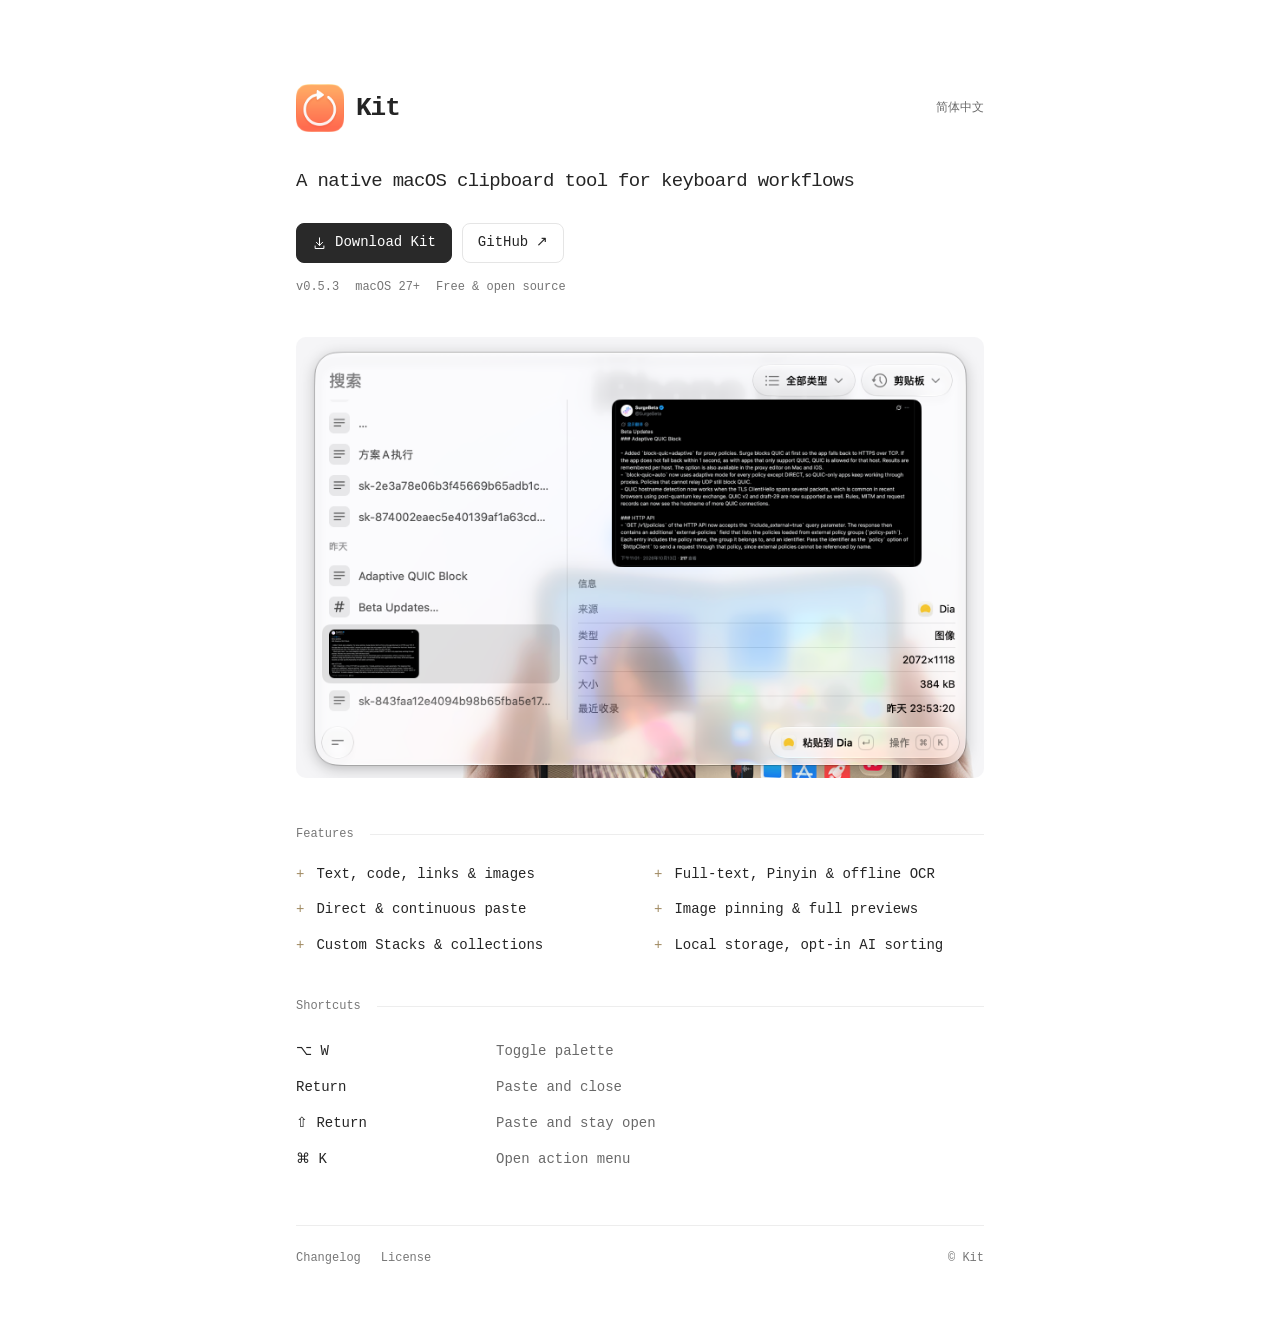
<file: docs/site/index.en.html>
<!DOCTYPE html>
<html lang="en">
<head>
  <meta charset="utf-8">
  <meta name="viewport" content="width=device-width, initial-scale=1">
  <meta name="color-scheme" content="light">
  <meta name="theme-color" content="#ffffff">
  <meta name="description" content="A native macOS clipboard tool for keyboard workflows">
  <title>Kit — A native macOS clipboard tool</title>
  <link rel="icon" href="assets/icon.png?v=20261024" type="image/png">
  <link rel="stylesheet" href="assets/site.css">
  <link rel="alternate" hreflang="zh-CN" href="https://imeelinew.github.io/Kit/site/">
  <link rel="alternate" hreflang="en" href="https://imeelinew.github.io/Kit/site/index.en.html">
  <link rel="canonical" href="https://imeelinew.github.io/Kit/site/index.en.html">
  <script src="assets/site.js" defer></script>
</head>
<body>
  <main>
    <header>
      <a class="brand" href="index.en.html"><img src="assets/icon.png?v=20261024" width="48" height="48" alt=""><h1>Kit</h1></a>
      <a class="language" href="index.html" lang="zh-CN" hreflang="zh-CN">简体中文</a>
    </header>
    <div class="hero">
      <p class="tagline">A native macOS clipboard tool for keyboard workflows</p>
      <nav class="actions">
        <a class="button primary" data-download href="https://github.com/imeelinew/Kit/releases/latest"><svg aria-hidden="true" viewBox="0 0 24 24" fill="none" stroke="currentColor" stroke-width="1.6" stroke-linecap="round" stroke-linejoin="round"><path d="M12 3v12m-5-5 5 5 5-5M5 16v4h14v-4"/></svg>Download Kit</a>
        <a class="button" href="https://github.com/imeelinew/Kit">GitHub <span aria-hidden="true">↗</span></a>
      </nav>
      <div class="meta"><span data-version>v0.4.2</span><span>macOS 27+</span><span>Free & open source</span></div>
    </div>
    <figure><img class="screenshot" src="assets/screenshot.png" width="1586" height="1016" alt="Kit clipboard history palette" fetchpriority="high"></figure>
    <section aria-labelledby="features">
      <h2 id="features">Features</h2>
      <ul class="features">
        <li>Text, code, links & images</li>
        <li>Full-text, Pinyin & offline OCR</li>
        <li>Direct & continuous paste</li>
        <li>Image pinning & full previews</li>
        <li>Custom Stacks & collections</li>
        <li>Local storage, opt-in AI sorting</li>
      </ul>
    </section>
    <section aria-labelledby="shortcuts">
      <h2 id="shortcuts">Shortcuts</h2>
      <dl class="shortcuts">
        <div><dt><kbd>⌥ W</kbd></dt><dd>Toggle palette</dd></div>
        <div><dt><kbd>Return</kbd></dt><dd>Paste and close</dd></div>
        <div><dt><kbd>⇧ Return</kbd></dt><dd>Paste and stay open</dd></div>
        <div><dt><kbd>⌘ K</kbd></dt><dd>Open action menu</dd></div>
      </dl>
    </section>
    <footer>
      <a href="version-history.en.html">Changelog</a>
      <a href="https://github.com/imeelinew/Kit/blob/main/LICENSE">License</a>
      <span class="copyright">© Kit</span>
    </footer>
  </main>
</body>
</html>
</file>
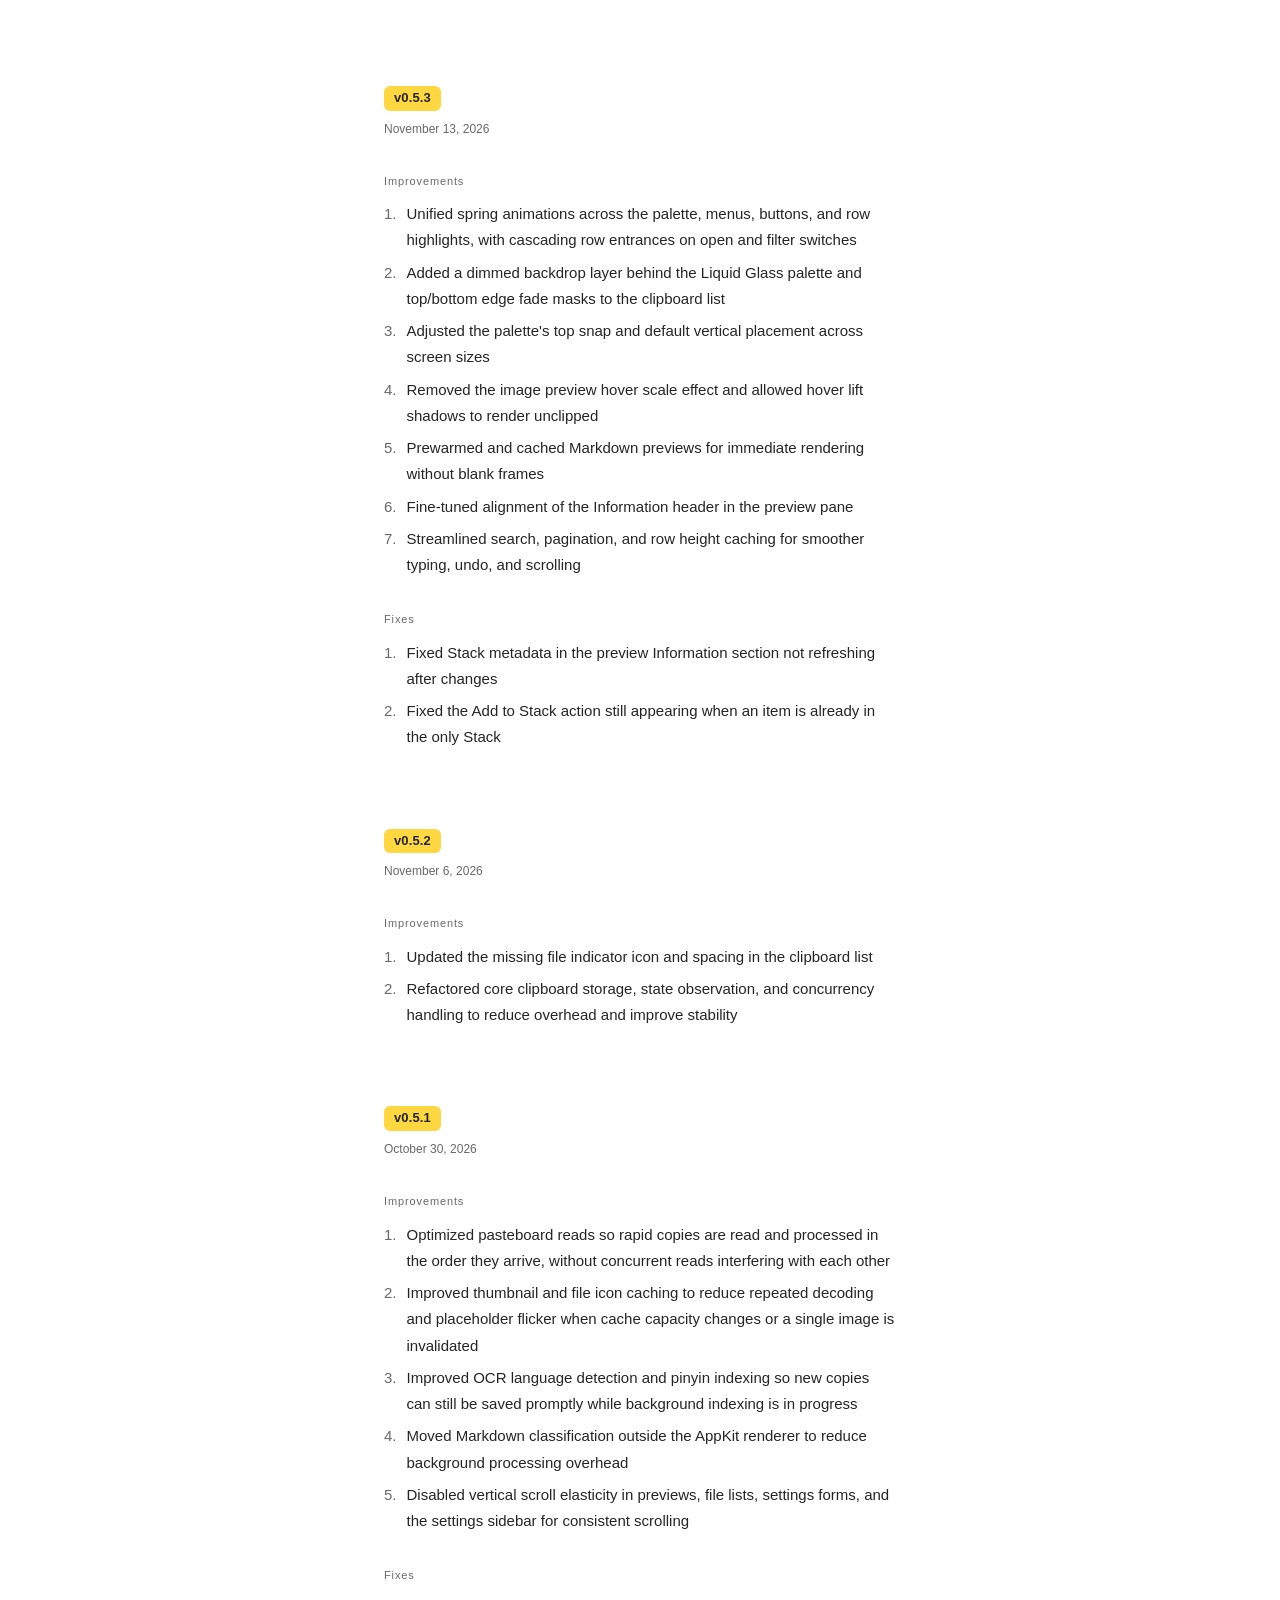
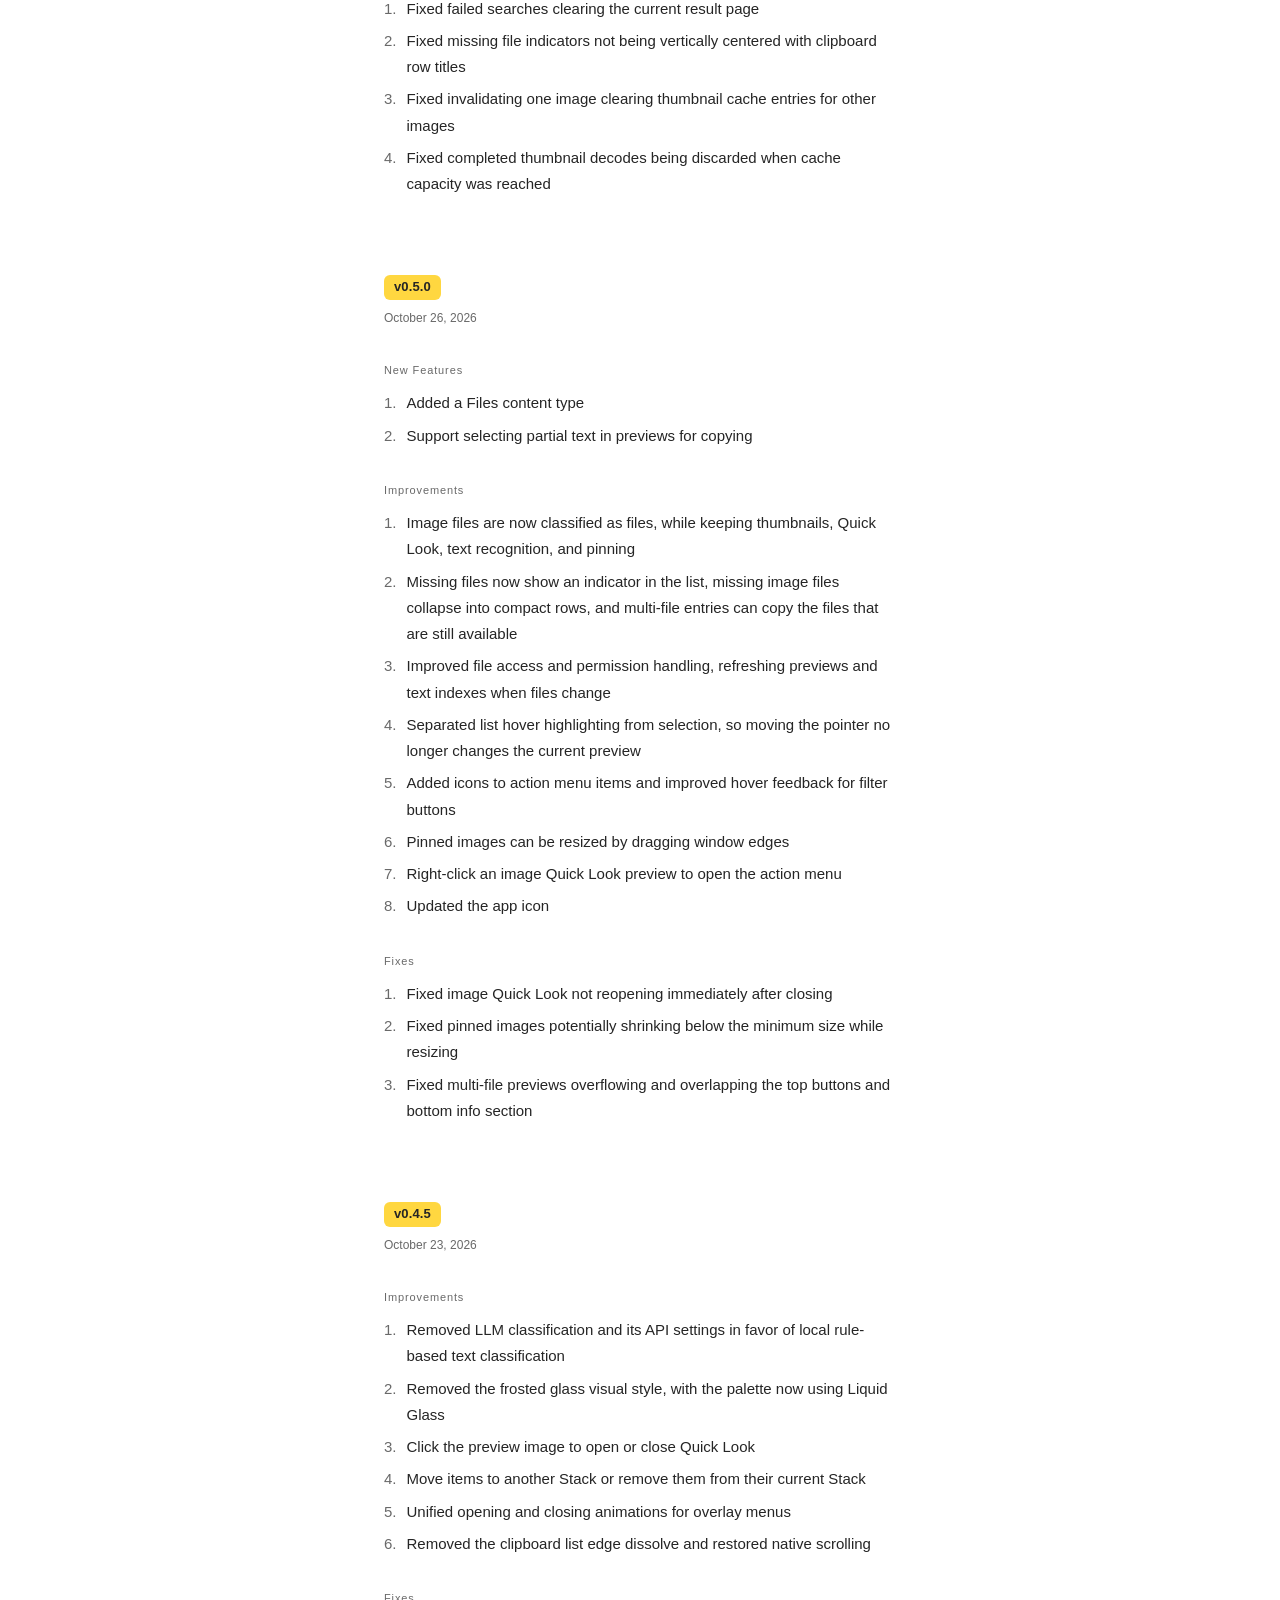
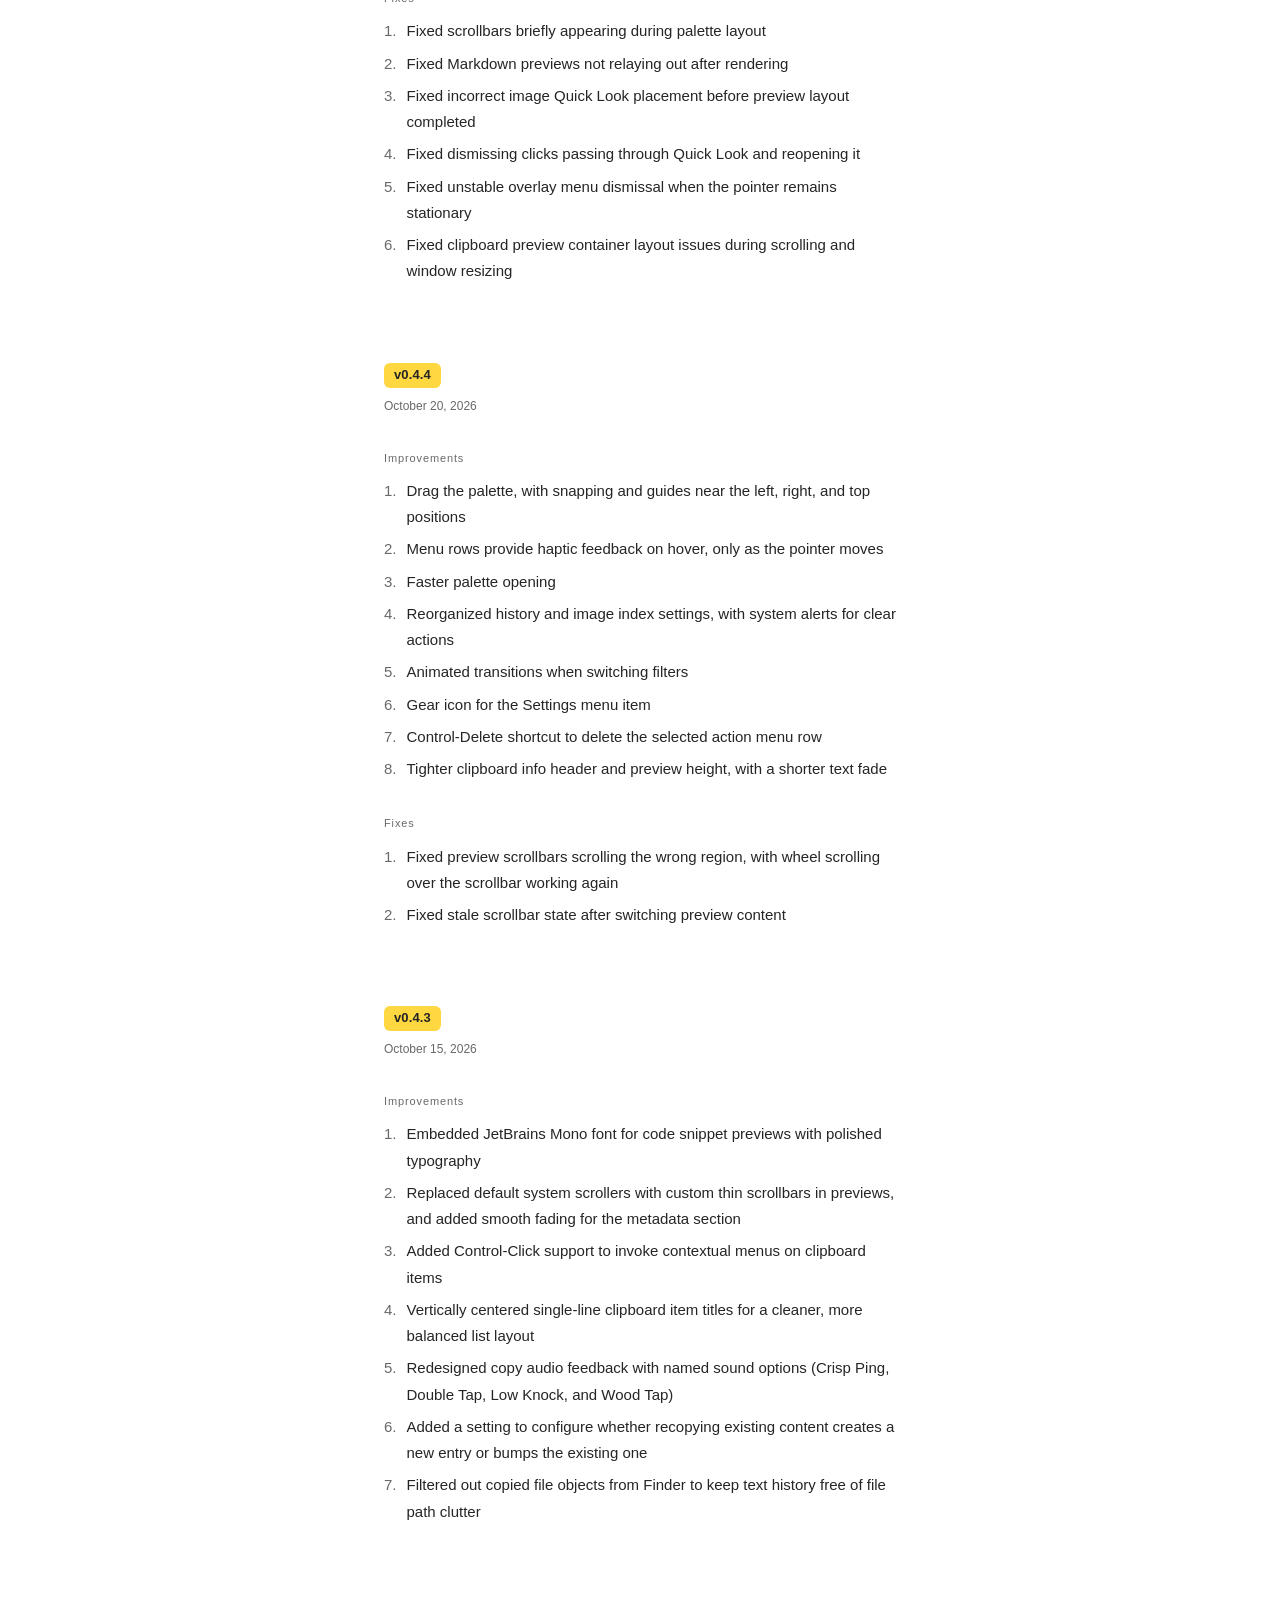
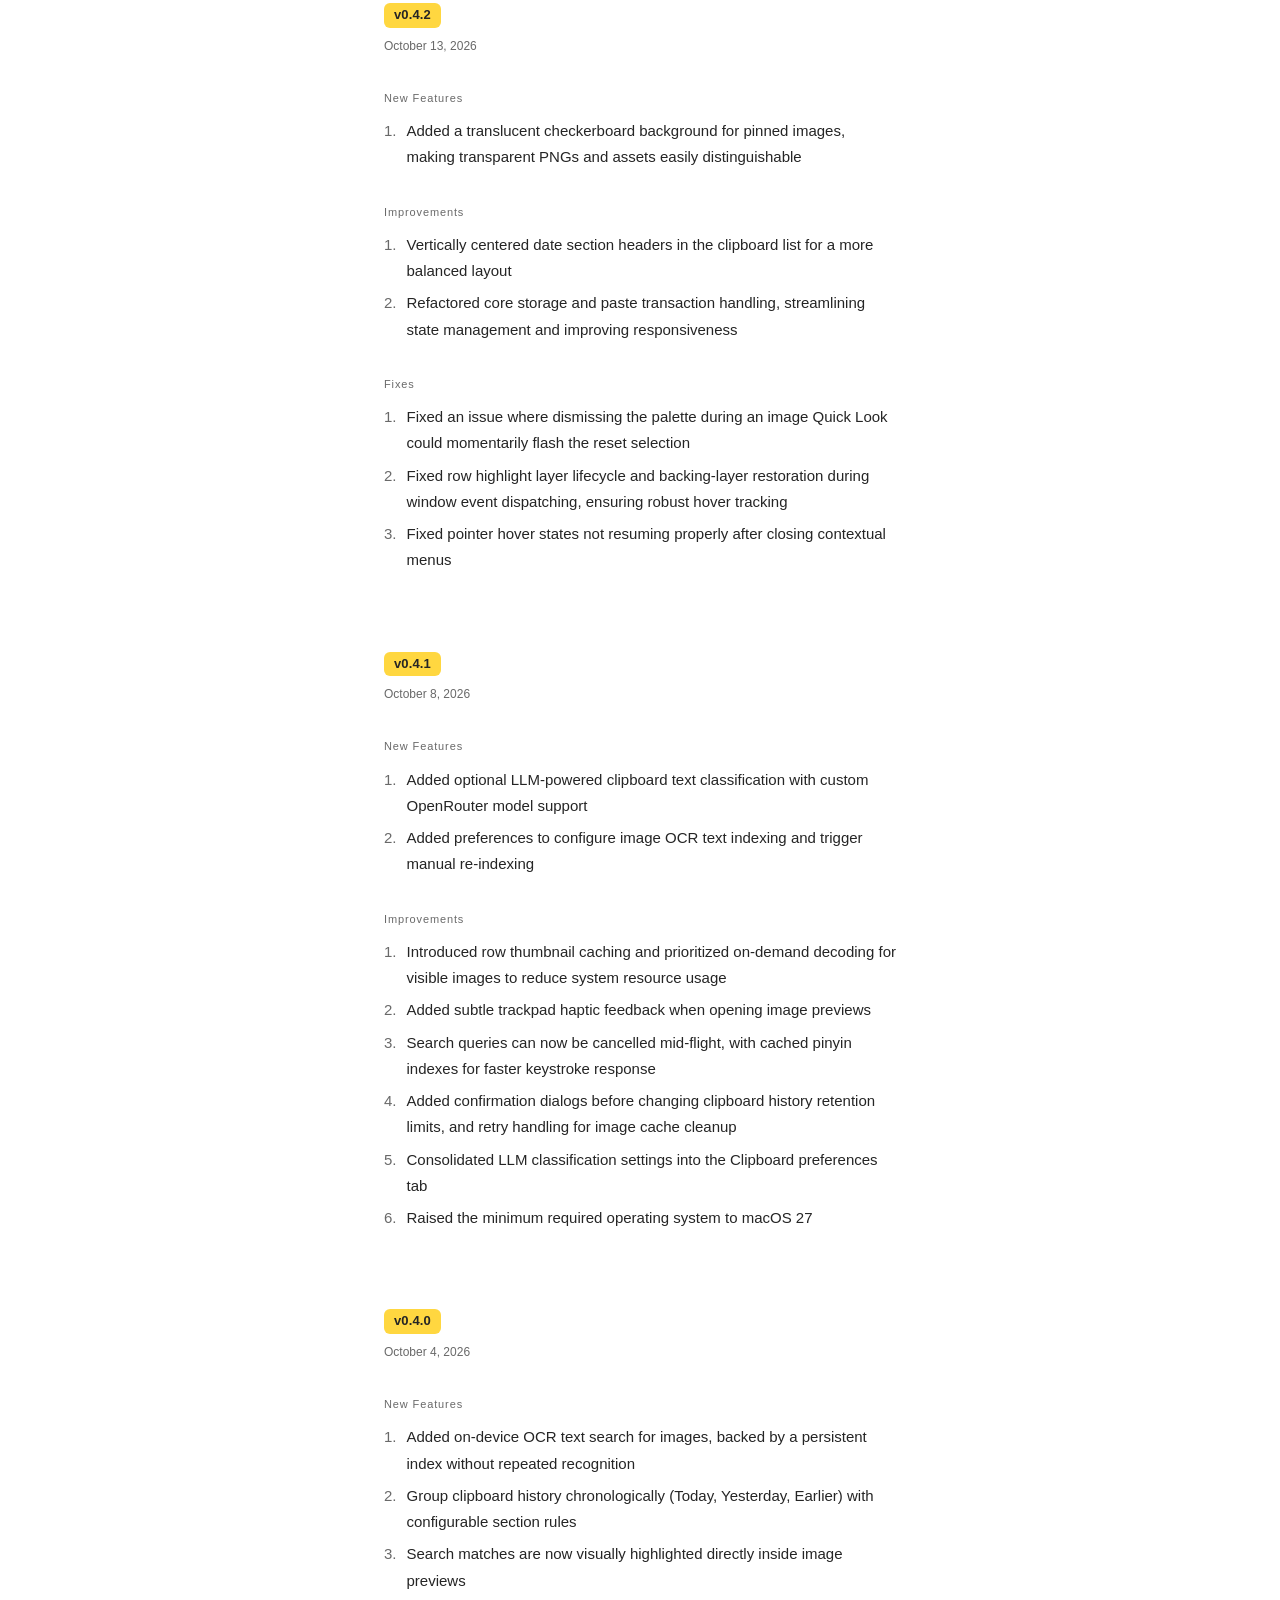
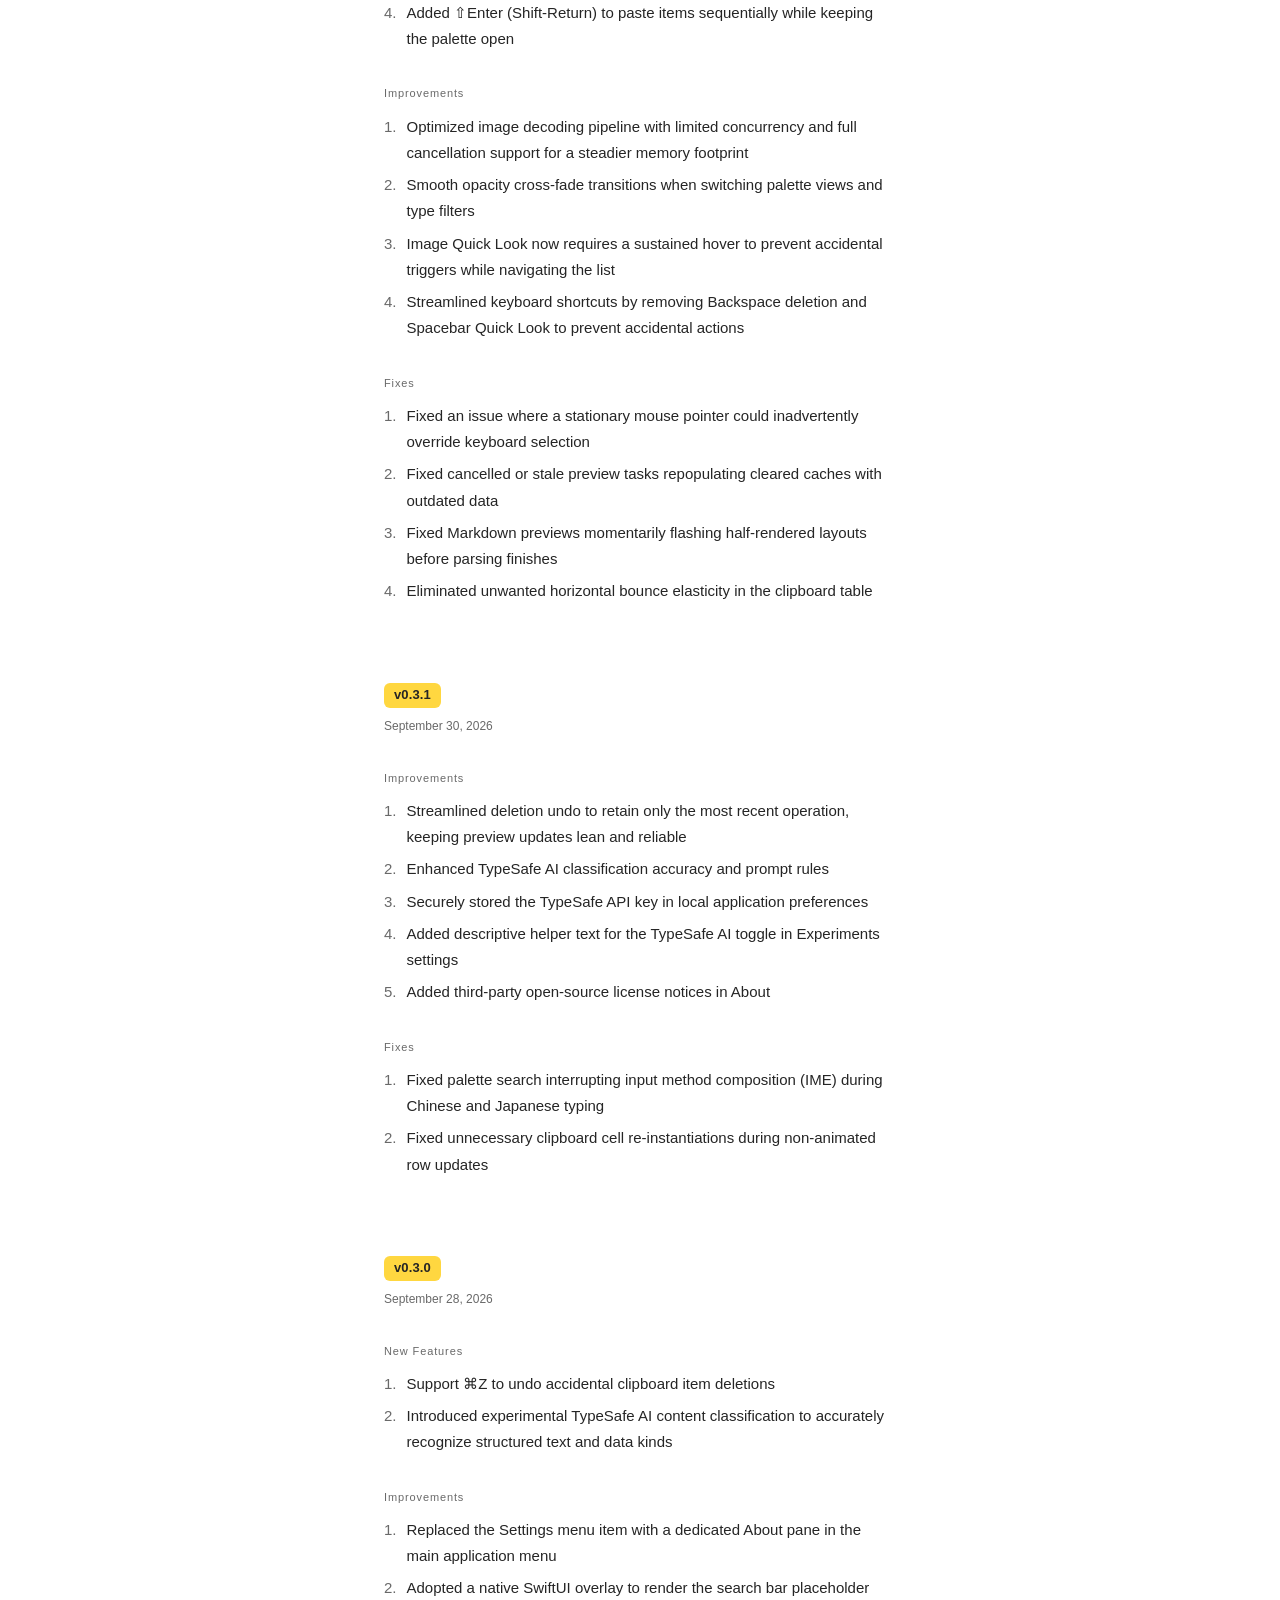
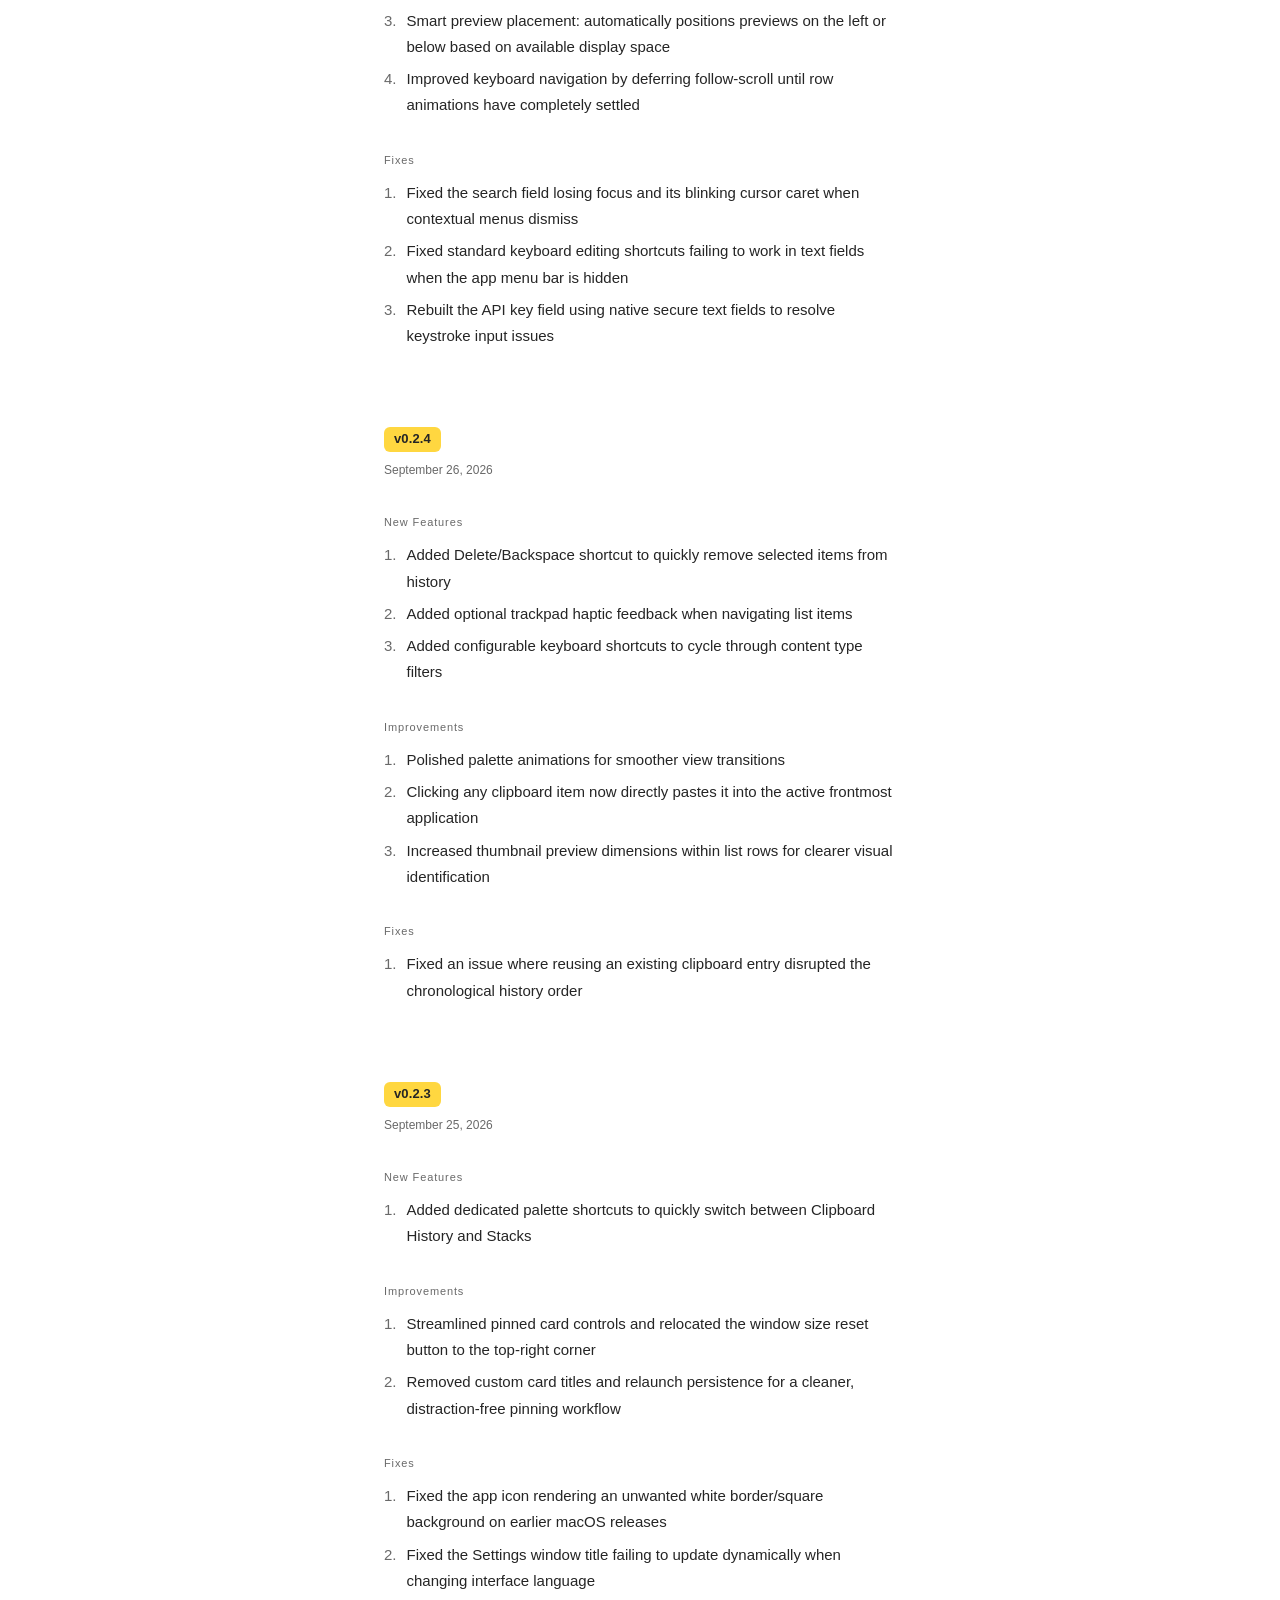
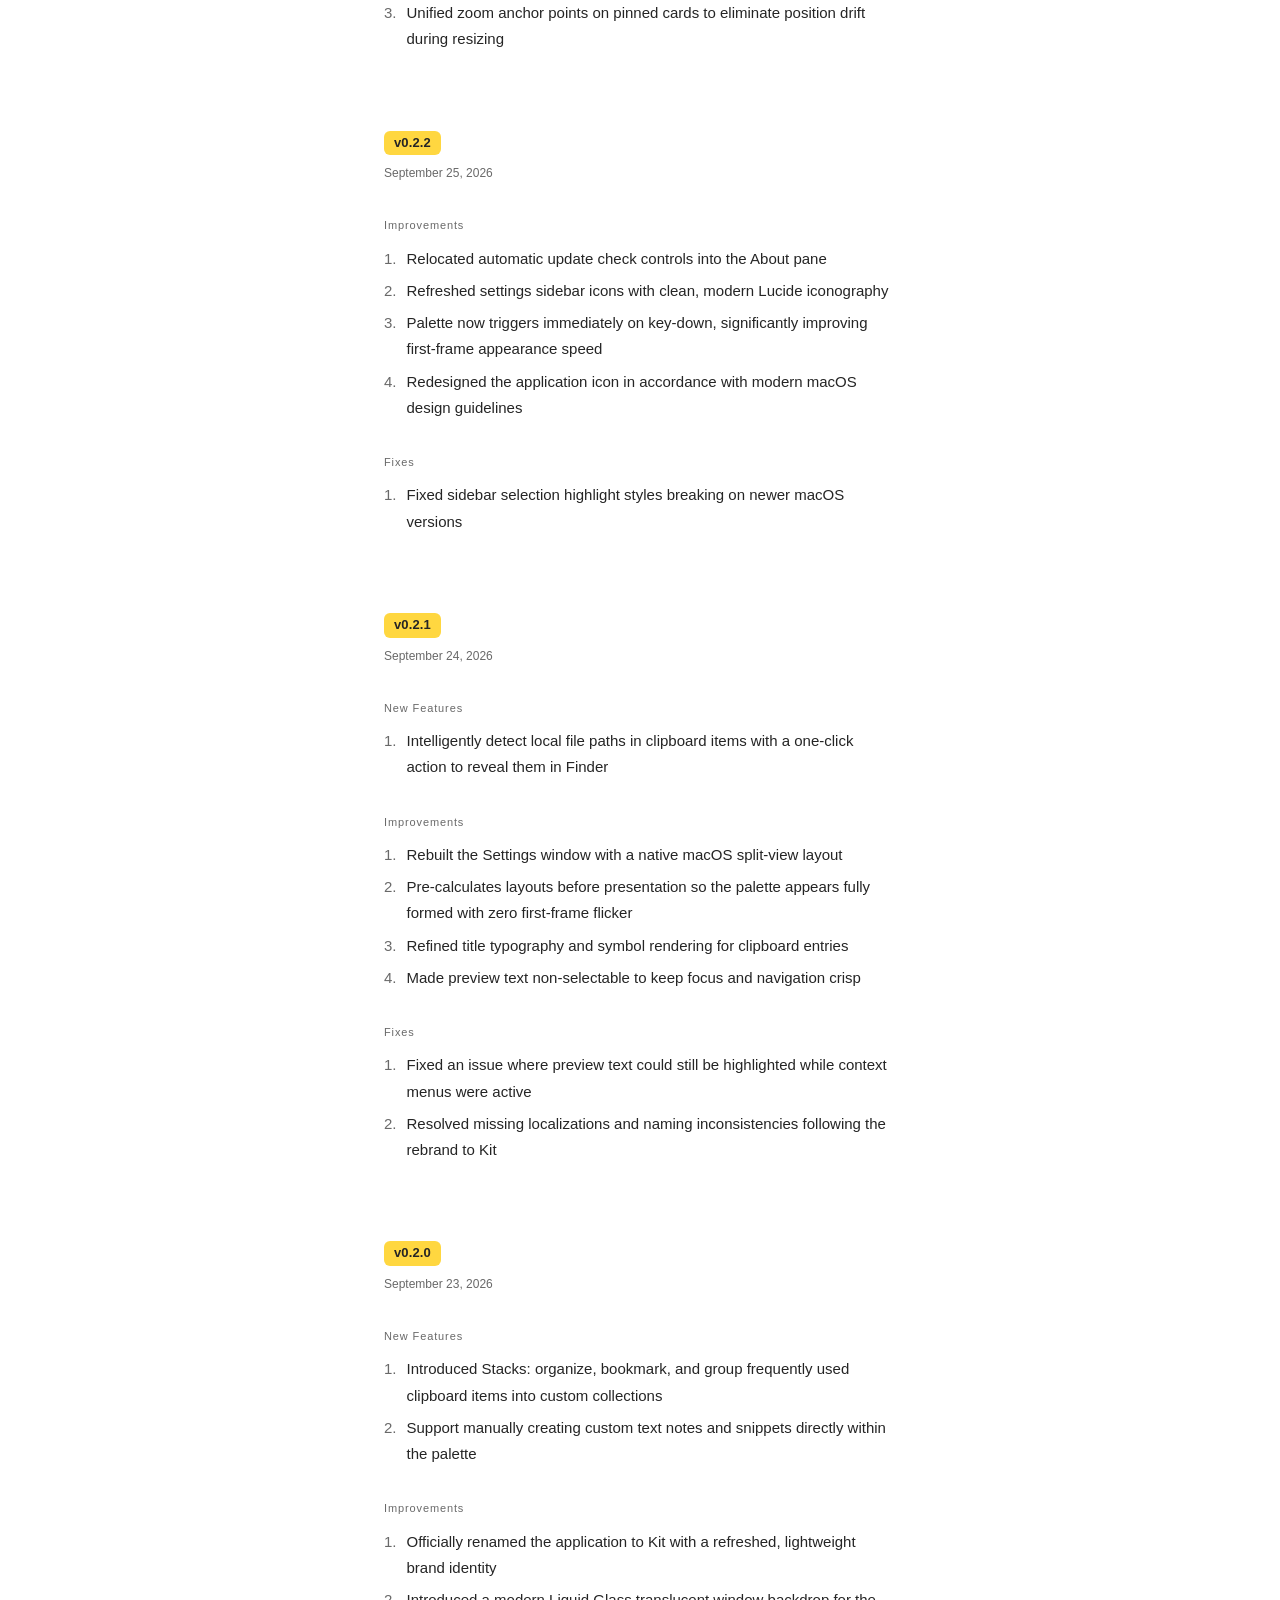
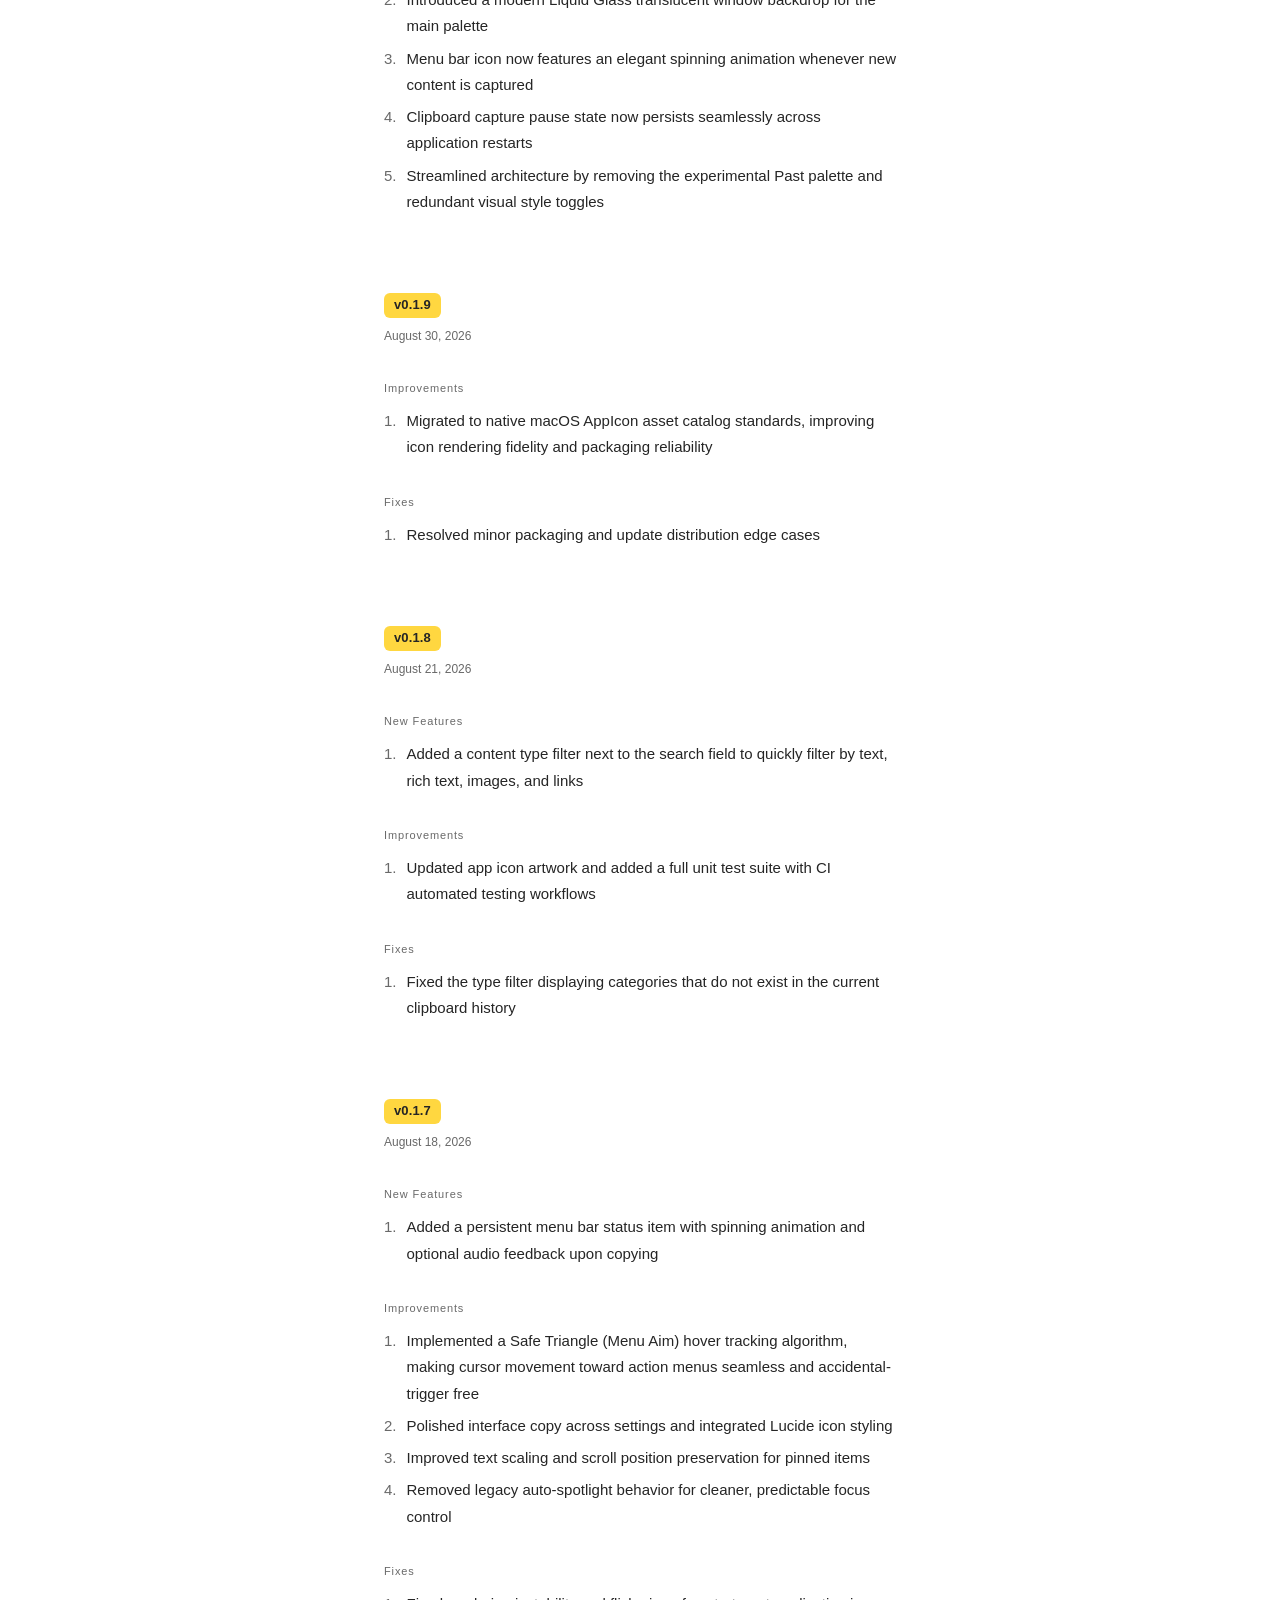
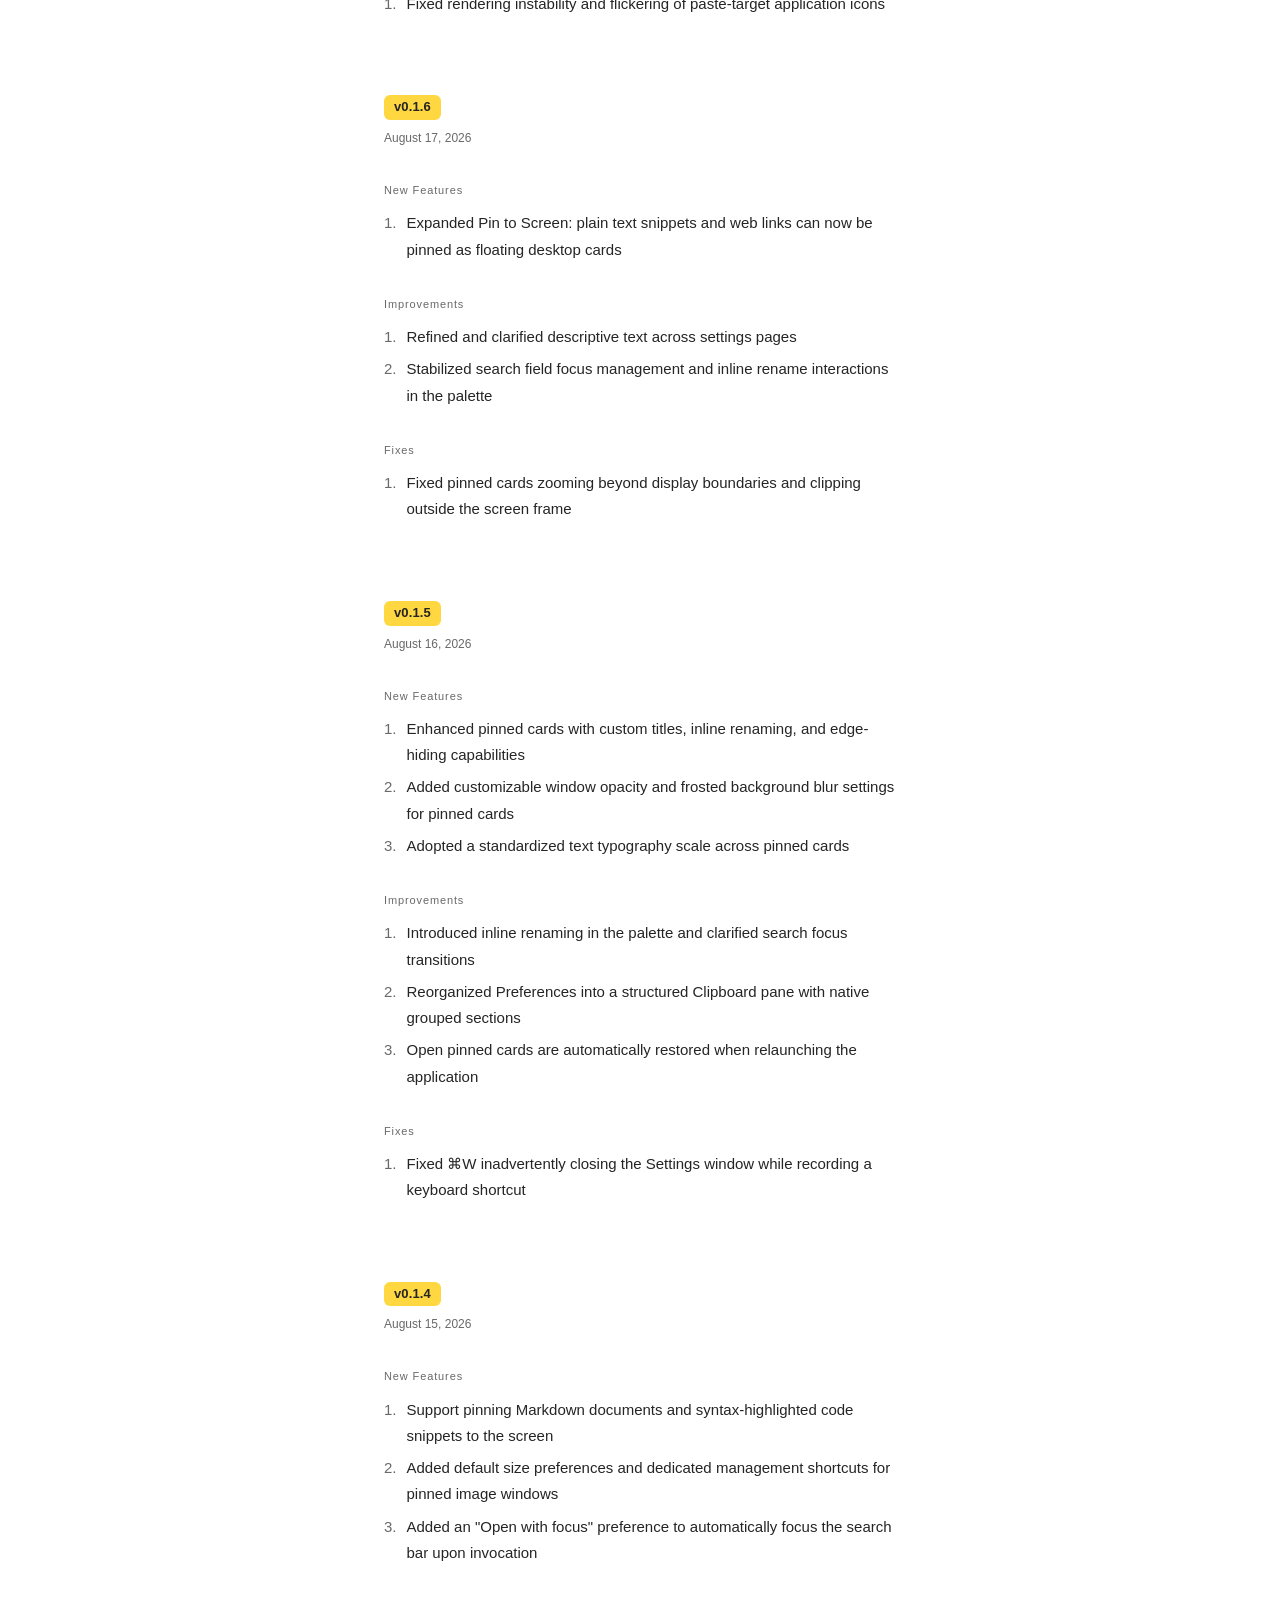
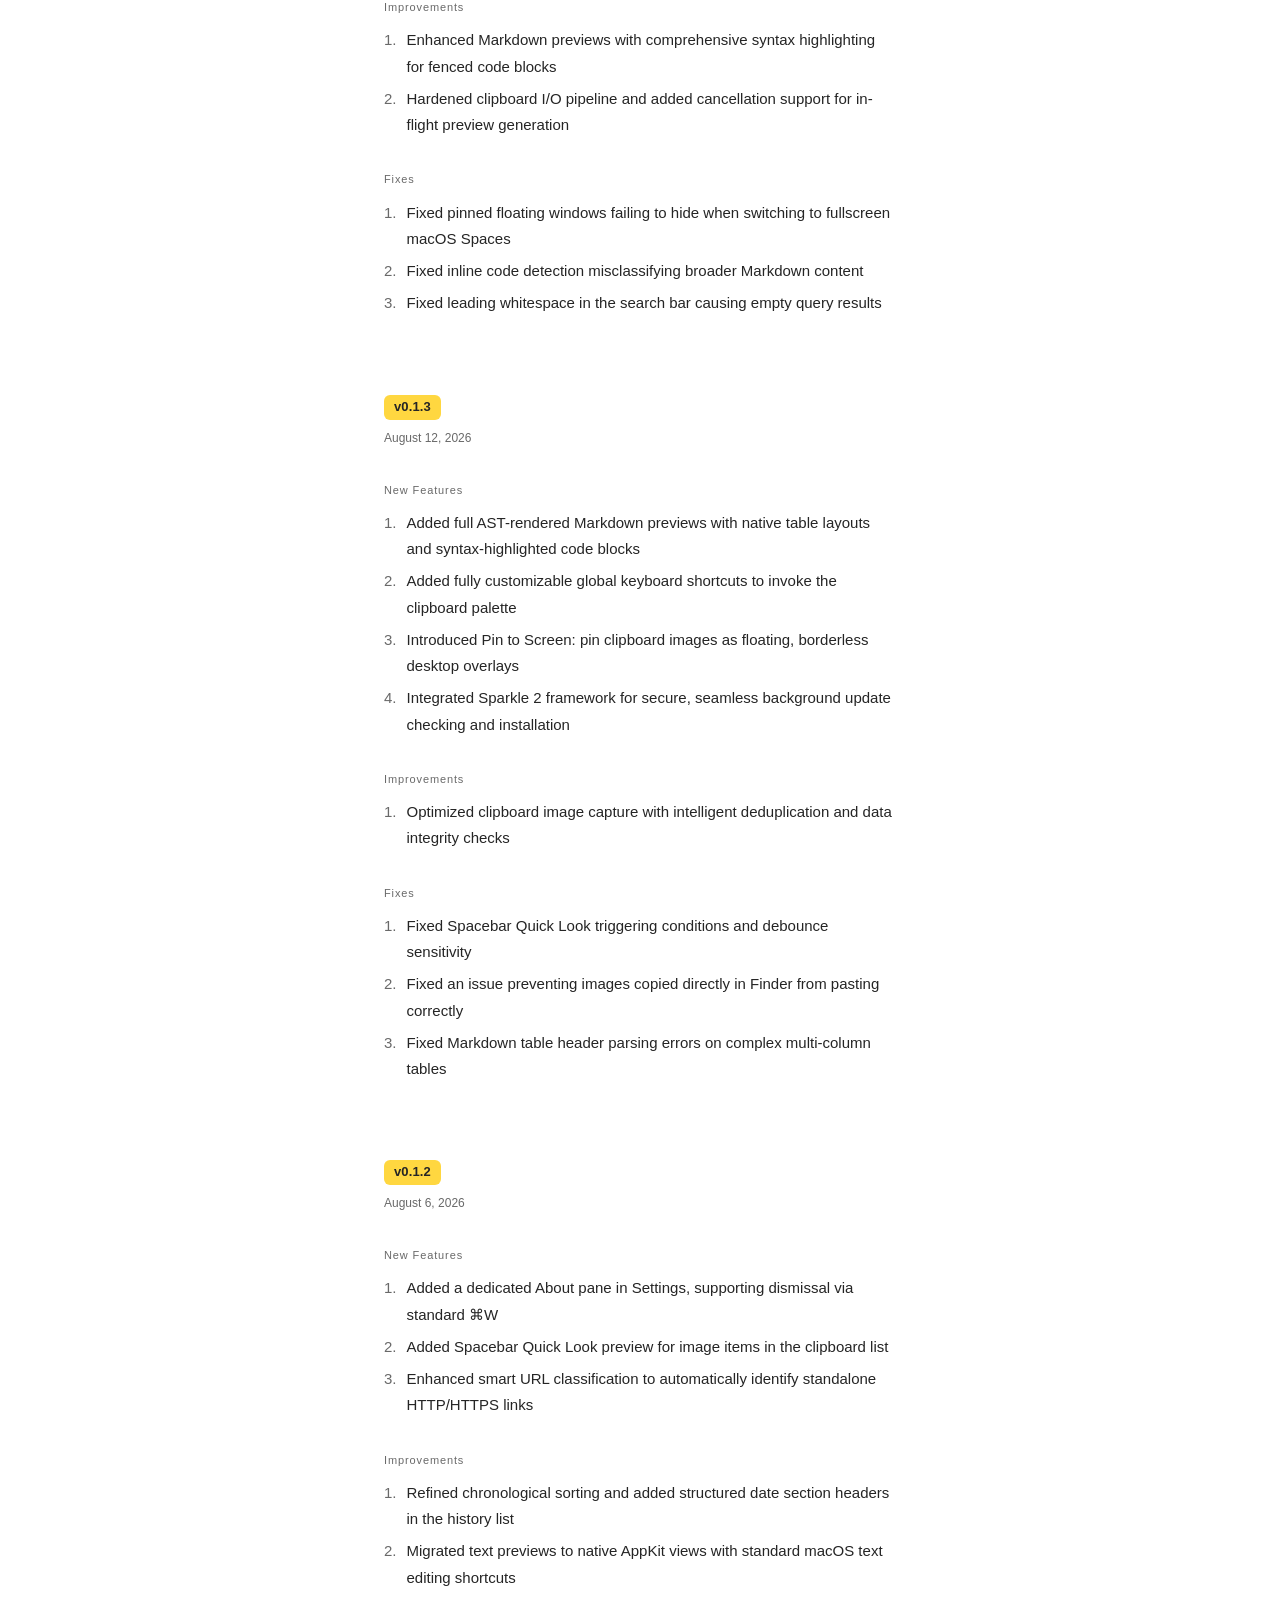
<file: docs/site/version-history.en.html>
<!DOCTYPE html>
<html lang="en">
<head>
<meta charset="utf-8">
<meta name="viewport" content="width=device-width, initial-scale=1">
<meta name="color-scheme" content="light">
<meta name="theme-color" content="#ffffff">
<title>Kit Version History</title>
<style>
  :root { color-scheme: light; }

  html { background: #fff; }

  body {
    margin: 0;
    background: #fff;
    color: #252525;
    font-family: -apple-system, BlinkMacSystemFont, "SF Pro Text", "Inter",
                 "Helvetica Neue", Arial, sans-serif;
    font-size: 15px;
    font-weight: 400;
    line-height: 1.75;
    font-variant-numeric: tabular-nums;
    text-align: left;
    -webkit-font-smoothing: antialiased;
    text-rendering: optimizeLegibility;
  }

  main {
    max-width: 32rem;
    margin: 0 auto;
    padding: 84px 24px 120px;
  }

  section + section { margin-top: 76px; }

  .tag {
    display: inline-block;
    padding: 3px 10px;
    border-radius: 6px;
    background: #ffd740;
    color: #252525;
    font-size: 13px;
    font-weight: 600;
    line-height: 1.45;
    letter-spacing: 0.01em;
    font-variant-numeric: tabular-nums;
  }

  .date {
    margin: 8px 0 0;
    font-size: 12px;
    color: #696969;
  }

  .group { margin-top: 32px; }

  h3 {
    margin: 0 0 10px;
    font-size: 11px;
    font-weight: 500;
    letter-spacing: 0.08em;
    color: #696969;
  }

  ul {
    margin: 0;
    padding: 0;
    list-style: none;
    counter-reset: item;
  }

  li {
    position: relative;
    padding-left: 1.5em;
    counter-increment: item;
  }

  li::before {
    content: counter(item) ".";
    position: absolute;
    left: 0;
    color: #696969;
  }

  li + li { margin-top: 6px; }

  @media (max-width: 480px) {
    main { padding: 64px 20px 96px; }
    section + section { margin-top: 60px; }
  }
</style>
</head>
<body>
<main>

<section>
  <span class="tag">v0.5.3</span>
  <p class="date">November 13, 2026</p>
  <div class="group">
    <h3>Improvements</h3>
    <ul>
      <li>Unified spring animations across the palette, menus, buttons, and row highlights, with cascading row entrances on open and filter switches</li>
      <li>Added a dimmed backdrop layer behind the Liquid Glass palette and top/bottom edge fade masks to the clipboard list</li>
      <li>Adjusted the palette's top snap and default vertical placement across screen sizes</li>
      <li>Removed the image preview hover scale effect and allowed hover lift shadows to render unclipped</li>
      <li>Prewarmed and cached Markdown previews for immediate rendering without blank frames</li>
      <li>Fine-tuned alignment of the Information header in the preview pane</li>
      <li>Streamlined search, pagination, and row height caching for smoother typing, undo, and scrolling</li>
    </ul>
  </div>
  <div class="group">
    <h3>Fixes</h3>
    <ul>
      <li>Fixed Stack metadata in the preview Information section not refreshing after changes</li>
      <li>Fixed the Add to Stack action still appearing when an item is already in the only Stack</li>
    </ul>
  </div>
</section>

<section>
  <span class="tag">v0.5.2</span>
  <p class="date">November 6, 2026</p>
  <div class="group">
    <h3>Improvements</h3>
    <ul>
      <li>Updated the missing file indicator icon and spacing in the clipboard list</li>
      <li>Refactored core clipboard storage, state observation, and concurrency handling to reduce overhead and improve stability</li>
    </ul>
  </div>
</section>

<section>
  <span class="tag">v0.5.1</span>
  <p class="date">October 30, 2026</p>
  <div class="group">
    <h3>Improvements</h3>
    <ul>
      <li>Optimized pasteboard reads so rapid copies are read and processed in the order they arrive, without concurrent reads interfering with each other</li>
      <li>Improved thumbnail and file icon caching to reduce repeated decoding and placeholder flicker when cache capacity changes or a single image is invalidated</li>
      <li>Improved OCR language detection and pinyin indexing so new copies can still be saved promptly while background indexing is in progress</li>
      <li>Moved Markdown classification outside the AppKit renderer to reduce background processing overhead</li>
      <li>Disabled vertical scroll elasticity in previews, file lists, settings forms, and the settings sidebar for consistent scrolling</li>
    </ul>
  </div>
  <div class="group">
    <h3>Fixes</h3>
    <ul>
      <li>Fixed failed searches clearing the current result page</li>
      <li>Fixed missing file indicators not being vertically centered with clipboard row titles</li>
      <li>Fixed invalidating one image clearing thumbnail cache entries for other images</li>
      <li>Fixed completed thumbnail decodes being discarded when cache capacity was reached</li>
    </ul>
  </div>
</section>

<section>
  <span class="tag">v0.5.0</span>
  <p class="date">October 26, 2026</p>
  <div class="group">
    <h3>New Features</h3>
    <ul>
      <li>Added a Files content type</li>
      <li>Support selecting partial text in previews for copying</li>
    </ul>
  </div>
  <div class="group">
    <h3>Improvements</h3>
    <ul>
      <li>Image files are now classified as files, while keeping thumbnails, Quick Look, text recognition, and pinning</li>
      <li>Missing files now show an indicator in the list, missing image files collapse into compact rows, and multi-file entries can copy the files that are still available</li>
      <li>Improved file access and permission handling, refreshing previews and text indexes when files change</li>
      <li>Separated list hover highlighting from selection, so moving the pointer no longer changes the current preview</li>
      <li>Added icons to action menu items and improved hover feedback for filter buttons</li>
      <li>Pinned images can be resized by dragging window edges</li>
      <li>Right-click an image Quick Look preview to open the action menu</li>
      <li>Updated the app icon</li>
    </ul>
  </div>
  <div class="group">
    <h3>Fixes</h3>
    <ul>
      <li>Fixed image Quick Look not reopening immediately after closing</li>
      <li>Fixed pinned images potentially shrinking below the minimum size while resizing</li>
      <li>Fixed multi-file previews overflowing and overlapping the top buttons and bottom info section</li>
    </ul>
  </div>
</section>

<section>
  <span class="tag">v0.4.5</span>
  <p class="date">October 23, 2026</p>
  <div class="group">
    <h3>Improvements</h3>
    <ul>
      <li>Removed LLM classification and its API settings in favor of local rule-based text classification</li>
      <li>Removed the frosted glass visual style, with the palette now using Liquid Glass</li>
      <li>Click the preview image to open or close Quick Look</li>
      <li>Move items to another Stack or remove them from their current Stack</li>
      <li>Unified opening and closing animations for overlay menus</li>
      <li>Removed the clipboard list edge dissolve and restored native scrolling</li>
    </ul>
  </div>
  <div class="group">
    <h3>Fixes</h3>
    <ul>
      <li>Fixed scrollbars briefly appearing during palette layout</li>
      <li>Fixed Markdown previews not relaying out after rendering</li>
      <li>Fixed incorrect image Quick Look placement before preview layout completed</li>
      <li>Fixed dismissing clicks passing through Quick Look and reopening it</li>
      <li>Fixed unstable overlay menu dismissal when the pointer remains stationary</li>
      <li>Fixed clipboard preview container layout issues during scrolling and window resizing</li>
    </ul>
  </div>
</section>

<section>
  <span class="tag">v0.4.4</span>
  <p class="date">October 20, 2026</p>
  <div class="group">
    <h3>Improvements</h3>
    <ul>
      <li>Drag the palette, with snapping and guides near the left, right, and top positions</li>
      <li>Menu rows provide haptic feedback on hover, only as the pointer moves</li>
      <li>Faster palette opening</li>
      <li>Reorganized history and image index settings, with system alerts for clear actions</li>
      <li>Animated transitions when switching filters</li>
      <li>Gear icon for the Settings menu item</li>
      <li>Control-Delete shortcut to delete the selected action menu row</li>
      <li>Tighter clipboard info header and preview height, with a shorter text fade</li>
    </ul>
  </div>
  <div class="group">
    <h3>Fixes</h3>
    <ul>
      <li>Fixed preview scrollbars scrolling the wrong region, with wheel scrolling over the scrollbar working again</li>
      <li>Fixed stale scrollbar state after switching preview content</li>
    </ul>
  </div>
</section>

<section>
  <span class="tag">v0.4.3</span>
  <p class="date">October 15, 2026</p>
  <div class="group">
    <h3>Improvements</h3>
    <ul>
      <li>Embedded JetBrains Mono font for code snippet previews with polished typography</li>
      <li>Replaced default system scrollers with custom thin scrollbars in previews, and added smooth fading for the metadata section</li>
      <li>Added Control-Click support to invoke contextual menus on clipboard items</li>
      <li>Vertically centered single-line clipboard item titles for a cleaner, more balanced list layout</li>
      <li>Redesigned copy audio feedback with named sound options (Crisp Ping, Double Tap, Low Knock, and Wood Tap)</li>
      <li>Added a setting to configure whether recopying existing content creates a new entry or bumps the existing one</li>
      <li>Filtered out copied file objects from Finder to keep text history free of file path clutter</li>
    </ul>
  </div>
</section>

<section>
  <span class="tag">v0.4.2</span>
  <p class="date">October 13, 2026</p>
  <div class="group">
    <h3>New Features</h3>
    <ul>
      <li>Added a translucent checkerboard background for pinned images, making transparent PNGs and assets easily distinguishable</li>
    </ul>
  </div>
  <div class="group">
    <h3>Improvements</h3>
    <ul>
      <li>Vertically centered date section headers in the clipboard list for a more balanced layout</li>
      <li>Refactored core storage and paste transaction handling, streamlining state management and improving responsiveness</li>
    </ul>
  </div>
  <div class="group">
    <h3>Fixes</h3>
    <ul>
      <li>Fixed an issue where dismissing the palette during an image Quick Look could momentarily flash the reset selection</li>
      <li>Fixed row highlight layer lifecycle and backing-layer restoration during window event dispatching, ensuring robust hover tracking</li>
      <li>Fixed pointer hover states not resuming properly after closing contextual menus</li>
    </ul>
  </div>
</section>

<section>
  <span class="tag">v0.4.1</span>
  <p class="date">October 8, 2026</p>
  <div class="group">
    <h3>New Features</h3>
    <ul>
      <li>Added optional LLM-powered clipboard text classification with custom OpenRouter model support</li>
      <li>Added preferences to configure image OCR text indexing and trigger manual re-indexing</li>
    </ul>
  </div>
  <div class="group">
    <h3>Improvements</h3>
    <ul>
      <li>Introduced row thumbnail caching and prioritized on-demand decoding for visible images to reduce system resource usage</li>
      <li>Added subtle trackpad haptic feedback when opening image previews</li>
      <li>Search queries can now be cancelled mid-flight, with cached pinyin indexes for faster keystroke response</li>
      <li>Added confirmation dialogs before changing clipboard history retention limits, and retry handling for image cache cleanup</li>
      <li>Consolidated LLM classification settings into the Clipboard preferences tab</li>
      <li>Raised the minimum required operating system to macOS 27</li>
    </ul>
  </div>
</section>

<section>
  <span class="tag">v0.4.0</span>
  <p class="date">October 4, 2026</p>
  <div class="group">
    <h3>New Features</h3>
    <ul>
      <li>Added on-device OCR text search for images, backed by a persistent index without repeated recognition</li>
      <li>Group clipboard history chronologically (Today, Yesterday, Earlier) with configurable section rules</li>
      <li>Search matches are now visually highlighted directly inside image previews</li>
      <li>Added ⇧Enter (Shift-Return) to paste items sequentially while keeping the palette open</li>
    </ul>
  </div>
  <div class="group">
    <h3>Improvements</h3>
    <ul>
      <li>Optimized image decoding pipeline with limited concurrency and full cancellation support for a steadier memory footprint</li>
      <li>Smooth opacity cross-fade transitions when switching palette views and type filters</li>
      <li>Image Quick Look now requires a sustained hover to prevent accidental triggers while navigating the list</li>
      <li>Streamlined keyboard shortcuts by removing Backspace deletion and Spacebar Quick Look to prevent accidental actions</li>
    </ul>
  </div>
  <div class="group">
    <h3>Fixes</h3>
    <ul>
      <li>Fixed an issue where a stationary mouse pointer could inadvertently override keyboard selection</li>
      <li>Fixed cancelled or stale preview tasks repopulating cleared caches with outdated data</li>
      <li>Fixed Markdown previews momentarily flashing half-rendered layouts before parsing finishes</li>
      <li>Eliminated unwanted horizontal bounce elasticity in the clipboard table</li>
    </ul>
  </div>
</section>

<section>
  <span class="tag">v0.3.1</span>
  <p class="date">September 30, 2026</p>
  <div class="group">
    <h3>Improvements</h3>
    <ul>
      <li>Streamlined deletion undo to retain only the most recent operation, keeping preview updates lean and reliable</li>
      <li>Enhanced TypeSafe AI classification accuracy and prompt rules</li>
      <li>Securely stored the TypeSafe API key in local application preferences</li>
      <li>Added descriptive helper text for the TypeSafe AI toggle in Experiments settings</li>
      <li>Added third-party open-source license notices in About</li>
    </ul>
  </div>
  <div class="group">
    <h3>Fixes</h3>
    <ul>
      <li>Fixed palette search interrupting input method composition (IME) during Chinese and Japanese typing</li>
      <li>Fixed unnecessary clipboard cell re-instantiations during non-animated row updates</li>
    </ul>
  </div>
</section>

<section>
  <span class="tag">v0.3.0</span>
  <p class="date">September 28, 2026</p>
  <div class="group">
    <h3>New Features</h3>
    <ul>
      <li>Support ⌘Z to undo accidental clipboard item deletions</li>
      <li>Introduced experimental TypeSafe AI content classification to accurately recognize structured text and data kinds</li>
    </ul>
  </div>
  <div class="group">
    <h3>Improvements</h3>
    <ul>
      <li>Replaced the Settings menu item with a dedicated About pane in the main application menu</li>
      <li>Adopted a native SwiftUI overlay to render the search bar placeholder</li>
      <li>Smart preview placement: automatically positions previews on the left or below based on available display space</li>
      <li>Improved keyboard navigation by deferring follow-scroll until row animations have completely settled</li>
    </ul>
  </div>
  <div class="group">
    <h3>Fixes</h3>
    <ul>
      <li>Fixed the search field losing focus and its blinking cursor caret when contextual menus dismiss</li>
      <li>Fixed standard keyboard editing shortcuts failing to work in text fields when the app menu bar is hidden</li>
      <li>Rebuilt the API key field using native secure text fields to resolve keystroke input issues</li>
    </ul>
  </div>
</section>

<section>
  <span class="tag">v0.2.4</span>
  <p class="date">September 26, 2026</p>
  <div class="group">
    <h3>New Features</h3>
    <ul>
      <li>Added Delete/Backspace shortcut to quickly remove selected items from history</li>
      <li>Added optional trackpad haptic feedback when navigating list items</li>
      <li>Added configurable keyboard shortcuts to cycle through content type filters</li>
    </ul>
  </div>
  <div class="group">
    <h3>Improvements</h3>
    <ul>
      <li>Polished palette animations for smoother view transitions</li>
      <li>Clicking any clipboard item now directly pastes it into the active frontmost application</li>
      <li>Increased thumbnail preview dimensions within list rows for clearer visual identification</li>
    </ul>
  </div>
  <div class="group">
    <h3>Fixes</h3>
    <ul>
      <li>Fixed an issue where reusing an existing clipboard entry disrupted the chronological history order</li>
    </ul>
  </div>
</section>

<section>
  <span class="tag">v0.2.3</span>
  <p class="date">September 25, 2026</p>
  <div class="group">
    <h3>New Features</h3>
    <ul>
      <li>Added dedicated palette shortcuts to quickly switch between Clipboard History and Stacks</li>
    </ul>
  </div>
  <div class="group">
    <h3>Improvements</h3>
    <ul>
      <li>Streamlined pinned card controls and relocated the window size reset button to the top-right corner</li>
      <li>Removed custom card titles and relaunch persistence for a cleaner, distraction-free pinning workflow</li>
    </ul>
  </div>
  <div class="group">
    <h3>Fixes</h3>
    <ul>
      <li>Fixed the app icon rendering an unwanted white border/square background on earlier macOS releases</li>
      <li>Fixed the Settings window title failing to update dynamically when changing interface language</li>
      <li>Unified zoom anchor points on pinned cards to eliminate position drift during resizing</li>
    </ul>
  </div>
</section>

<section>
  <span class="tag">v0.2.2</span>
  <p class="date">September 25, 2026</p>
  <div class="group">
    <h3>Improvements</h3>
    <ul>
      <li>Relocated automatic update check controls into the About pane</li>
      <li>Refreshed settings sidebar icons with clean, modern Lucide iconography</li>
      <li>Palette now triggers immediately on key-down, significantly improving first-frame appearance speed</li>
      <li>Redesigned the application icon in accordance with modern macOS design guidelines</li>
    </ul>
  </div>
  <div class="group">
    <h3>Fixes</h3>
    <ul>
      <li>Fixed sidebar selection highlight styles breaking on newer macOS versions</li>
    </ul>
  </div>
</section>

<section>
  <span class="tag">v0.2.1</span>
  <p class="date">September 24, 2026</p>
  <div class="group">
    <h3>New Features</h3>
    <ul>
      <li>Intelligently detect local file paths in clipboard items with a one-click action to reveal them in Finder</li>
    </ul>
  </div>
  <div class="group">
    <h3>Improvements</h3>
    <ul>
      <li>Rebuilt the Settings window with a native macOS split-view layout</li>
      <li>Pre-calculates layouts before presentation so the palette appears fully formed with zero first-frame flicker</li>
      <li>Refined title typography and symbol rendering for clipboard entries</li>
      <li>Made preview text non-selectable to keep focus and navigation crisp</li>
    </ul>
  </div>
  <div class="group">
    <h3>Fixes</h3>
    <ul>
      <li>Fixed an issue where preview text could still be highlighted while context menus were active</li>
      <li>Resolved missing localizations and naming inconsistencies following the rebrand to Kit</li>
    </ul>
  </div>
</section>

<section>
  <span class="tag">v0.2.0</span>
  <p class="date">September 23, 2026</p>
  <div class="group">
    <h3>New Features</h3>
    <ul>
      <li>Introduced Stacks: organize, bookmark, and group frequently used clipboard items into custom collections</li>
      <li>Support manually creating custom text notes and snippets directly within the palette</li>
    </ul>
  </div>
  <div class="group">
    <h3>Improvements</h3>
    <ul>
      <li>Officially renamed the application to Kit with a refreshed, lightweight brand identity</li>
      <li>Introduced a modern Liquid Glass translucent window backdrop for the main palette</li>
      <li>Menu bar icon now features an elegant spinning animation whenever new content is captured</li>
      <li>Clipboard capture pause state now persists seamlessly across application restarts</li>
      <li>Streamlined architecture by removing the experimental Past palette and redundant visual style toggles</li>
    </ul>
  </div>
</section>

<section>
  <span class="tag">v0.1.9</span>
  <p class="date">August 30, 2026</p>
  <div class="group">
    <h3>Improvements</h3>
    <ul>
      <li>Migrated to native macOS AppIcon asset catalog standards, improving icon rendering fidelity and packaging reliability</li>
    </ul>
  </div>
  <div class="group">
    <h3>Fixes</h3>
    <ul>
      <li>Resolved minor packaging and update distribution edge cases</li>
    </ul>
  </div>
</section>

<section>
  <span class="tag">v0.1.8</span>
  <p class="date">August 21, 2026</p>
  <div class="group">
    <h3>New Features</h3>
    <ul>
      <li>Added a content type filter next to the search field to quickly filter by text, rich text, images, and links</li>
    </ul>
  </div>
  <div class="group">
    <h3>Improvements</h3>
    <ul>
      <li>Updated app icon artwork and added a full unit test suite with CI automated testing workflows</li>
    </ul>
  </div>
  <div class="group">
    <h3>Fixes</h3>
    <ul>
      <li>Fixed the type filter displaying categories that do not exist in the current clipboard history</li>
    </ul>
  </div>
</section>

<section>
  <span class="tag">v0.1.7</span>
  <p class="date">August 18, 2026</p>
  <div class="group">
    <h3>New Features</h3>
    <ul>
      <li>Added a persistent menu bar status item with spinning animation and optional audio feedback upon copying</li>
    </ul>
  </div>
  <div class="group">
    <h3>Improvements</h3>
    <ul>
      <li>Implemented a Safe Triangle (Menu Aim) hover tracking algorithm, making cursor movement toward action menus seamless and accidental-trigger free</li>
      <li>Polished interface copy across settings and integrated Lucide icon styling</li>
      <li>Improved text scaling and scroll position preservation for pinned items</li>
      <li>Removed legacy auto-spotlight behavior for cleaner, predictable focus control</li>
    </ul>
  </div>
  <div class="group">
    <h3>Fixes</h3>
    <ul>
      <li>Fixed rendering instability and flickering of paste-target application icons</li>
    </ul>
  </div>
</section>

<section>
  <span class="tag">v0.1.6</span>
  <p class="date">August 17, 2026</p>
  <div class="group">
    <h3>New Features</h3>
    <ul>
      <li>Expanded Pin to Screen: plain text snippets and web links can now be pinned as floating desktop cards</li>
    </ul>
  </div>
  <div class="group">
    <h3>Improvements</h3>
    <ul>
      <li>Refined and clarified descriptive text across settings pages</li>
      <li>Stabilized search field focus management and inline rename interactions in the palette</li>
    </ul>
  </div>
  <div class="group">
    <h3>Fixes</h3>
    <ul>
      <li>Fixed pinned cards zooming beyond display boundaries and clipping outside the screen frame</li>
    </ul>
  </div>
</section>

<section>
  <span class="tag">v0.1.5</span>
  <p class="date">August 16, 2026</p>
  <div class="group">
    <h3>New Features</h3>
    <ul>
      <li>Enhanced pinned cards with custom titles, inline renaming, and edge-hiding capabilities</li>
      <li>Added customizable window opacity and frosted background blur settings for pinned cards</li>
      <li>Adopted a standardized text typography scale across pinned cards</li>
    </ul>
  </div>
  <div class="group">
    <h3>Improvements</h3>
    <ul>
      <li>Introduced inline renaming in the palette and clarified search focus transitions</li>
      <li>Reorganized Preferences into a structured Clipboard pane with native grouped sections</li>
      <li>Open pinned cards are automatically restored when relaunching the application</li>
    </ul>
  </div>
  <div class="group">
    <h3>Fixes</h3>
    <ul>
      <li>Fixed ⌘W inadvertently closing the Settings window while recording a keyboard shortcut</li>
    </ul>
  </div>
</section>

<section>
  <span class="tag">v0.1.4</span>
  <p class="date">August 15, 2026</p>
  <div class="group">
    <h3>New Features</h3>
    <ul>
      <li>Support pinning Markdown documents and syntax-highlighted code snippets to the screen</li>
      <li>Added default size preferences and dedicated management shortcuts for pinned image windows</li>
      <li>Added an "Open with focus" preference to automatically focus the search bar upon invocation</li>
    </ul>
  </div>
  <div class="group">
    <h3>Improvements</h3>
    <ul>
      <li>Enhanced Markdown previews with comprehensive syntax highlighting for fenced code blocks</li>
      <li>Hardened clipboard I/O pipeline and added cancellation support for in-flight preview generation</li>
    </ul>
  </div>
  <div class="group">
    <h3>Fixes</h3>
    <ul>
      <li>Fixed pinned floating windows failing to hide when switching to fullscreen macOS Spaces</li>
      <li>Fixed inline code detection misclassifying broader Markdown content</li>
      <li>Fixed leading whitespace in the search bar causing empty query results</li>
    </ul>
  </div>
</section>

<section>
  <span class="tag">v0.1.3</span>
  <p class="date">August 12, 2026</p>
  <div class="group">
    <h3>New Features</h3>
    <ul>
      <li>Added full AST-rendered Markdown previews with native table layouts and syntax-highlighted code blocks</li>
      <li>Added fully customizable global keyboard shortcuts to invoke the clipboard palette</li>
      <li>Introduced Pin to Screen: pin clipboard images as floating, borderless desktop overlays</li>
      <li>Integrated Sparkle 2 framework for secure, seamless background update checking and installation</li>
    </ul>
  </div>
  <div class="group">
    <h3>Improvements</h3>
    <ul>
      <li>Optimized clipboard image capture with intelligent deduplication and data integrity checks</li>
    </ul>
  </div>
  <div class="group">
    <h3>Fixes</h3>
    <ul>
      <li>Fixed Spacebar Quick Look triggering conditions and debounce sensitivity</li>
      <li>Fixed an issue preventing images copied directly in Finder from pasting correctly</li>
      <li>Fixed Markdown table header parsing errors on complex multi-column tables</li>
    </ul>
  </div>
</section>

<section>
  <span class="tag">v0.1.2</span>
  <p class="date">August 6, 2026</p>
  <div class="group">
    <h3>New Features</h3>
    <ul>
      <li>Added a dedicated About pane in Settings, supporting dismissal via standard ⌘W</li>
      <li>Added Spacebar Quick Look preview for image items in the clipboard list</li>
      <li>Enhanced smart URL classification to automatically identify standalone HTTP/HTTPS links</li>
    </ul>
  </div>
  <div class="group">
    <h3>Improvements</h3>
    <ul>
      <li>Refined chronological sorting and added structured date section headers in the history list</li>
      <li>Migrated text previews to native AppKit views with standard macOS text editing shortcuts</li>
    </ul>
  </div>
  <div class="group">
    <h3>Fixes</h3>
    <ul>
      <li>Fixed the Settings interface failing to refresh immediately when changing languages</li>
      <li>Fixed stale paste-target application icons appearing in the menu bar popover</li>
      <li>Fixed Return key failing to paste the selected item after clicking on the list</li>
    </ul>
  </div>
</section>

<section>
  <span class="tag">v0.1.1</span>
  <p class="date">August 3, 2026</p>
  <div class="group">
    <h3>New Features</h3>
    <ul>
      <li>Added Chinese Pinyin full-spelling and initial-letter search with matched character highlighting</li>
      <li>Support selecting and copying arbitrary text snippets directly within the preview pane</li>
      <li>Automatic programming language detection and syntax highlighting for copied code snippets</li>
      <li>Adaptive macOS light/dark appearance support, with controls for system clipboard history</li>
      <li>Fully localized bilingual interface (English and Simplified Chinese) with in-app language switching</li>
      <li>Display original source application icons and names alongside clipboard entries</li>
    </ul>
  </div>
  <div class="group">
    <h3>Improvements</h3>
    <ul>
      <li>Durable SQLite persistence for clipboard history, ensuring complete recovery after unexpected quits</li>
      <li>Moved full-history search to background threads, eliminating typing latency and UI stutters</li>
      <li>Redesigned Settings into a clean single-column layout adhering to macOS Human Interface Guidelines</li>
    </ul>
  </div>
</section>

<section>
  <span class="tag">v0.1.0</span>
  <p class="date">July 31, 2026</p>
  <div class="group">
    <h3>New Features</h3>
    <ul>
      <li>Initial release of Kit: complete clipboard history management, global hotkey palette, high-fidelity image thumbnails, launch at login, and accessibility permissions setup</li>
    </ul>
  </div>
</section>

</main>
</body>
</html>
</file>
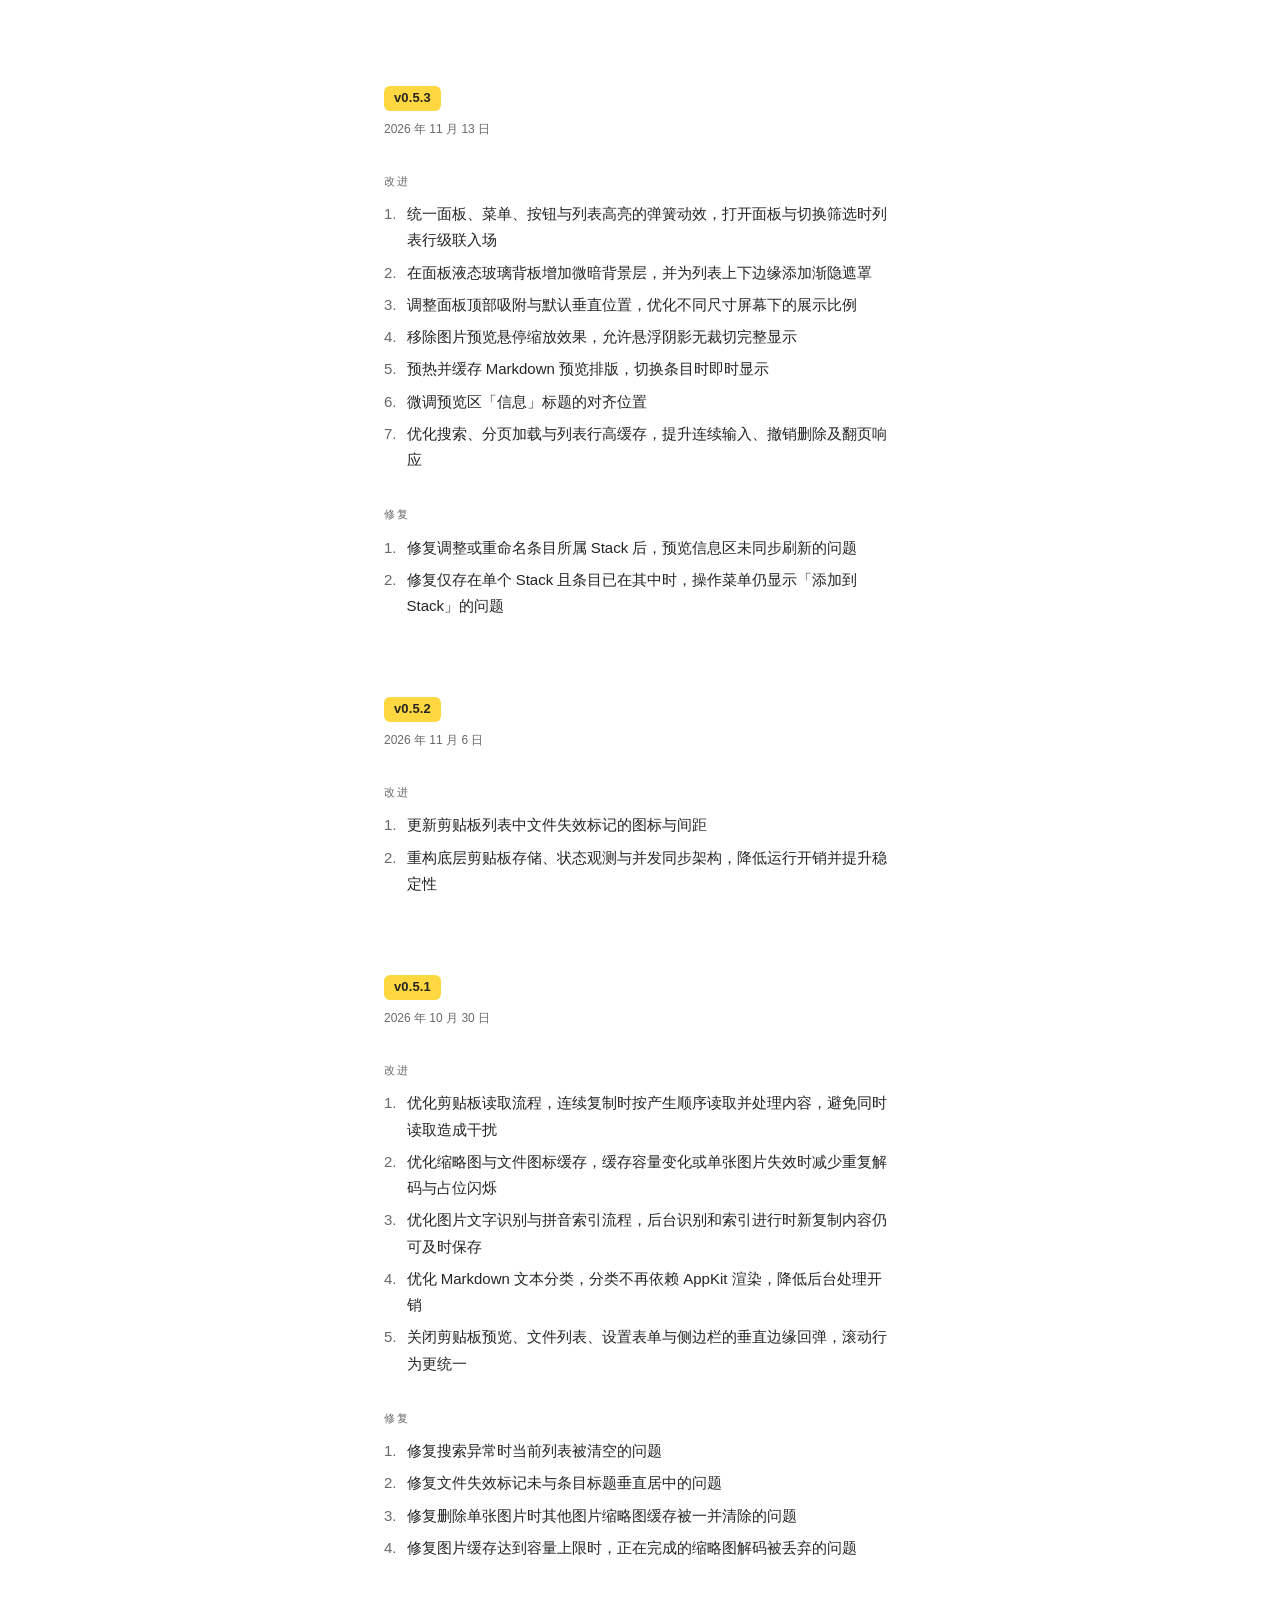
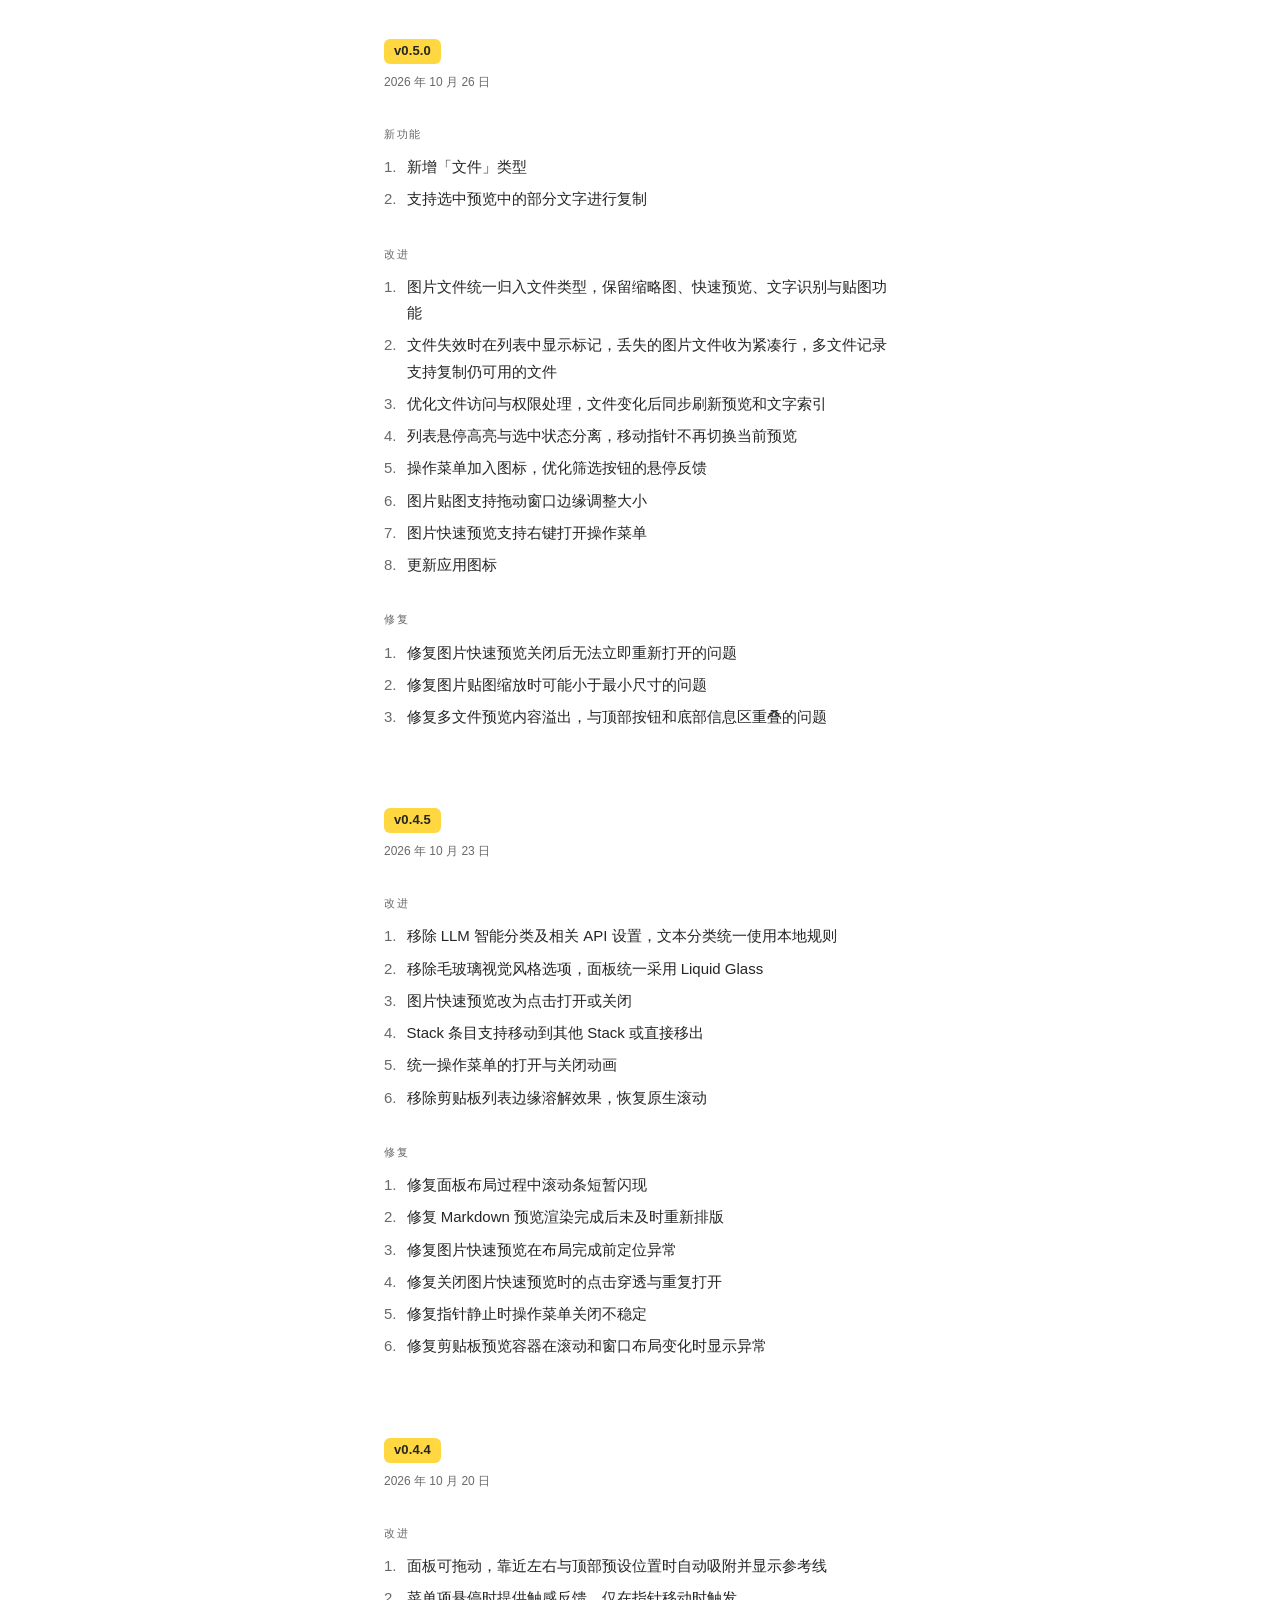
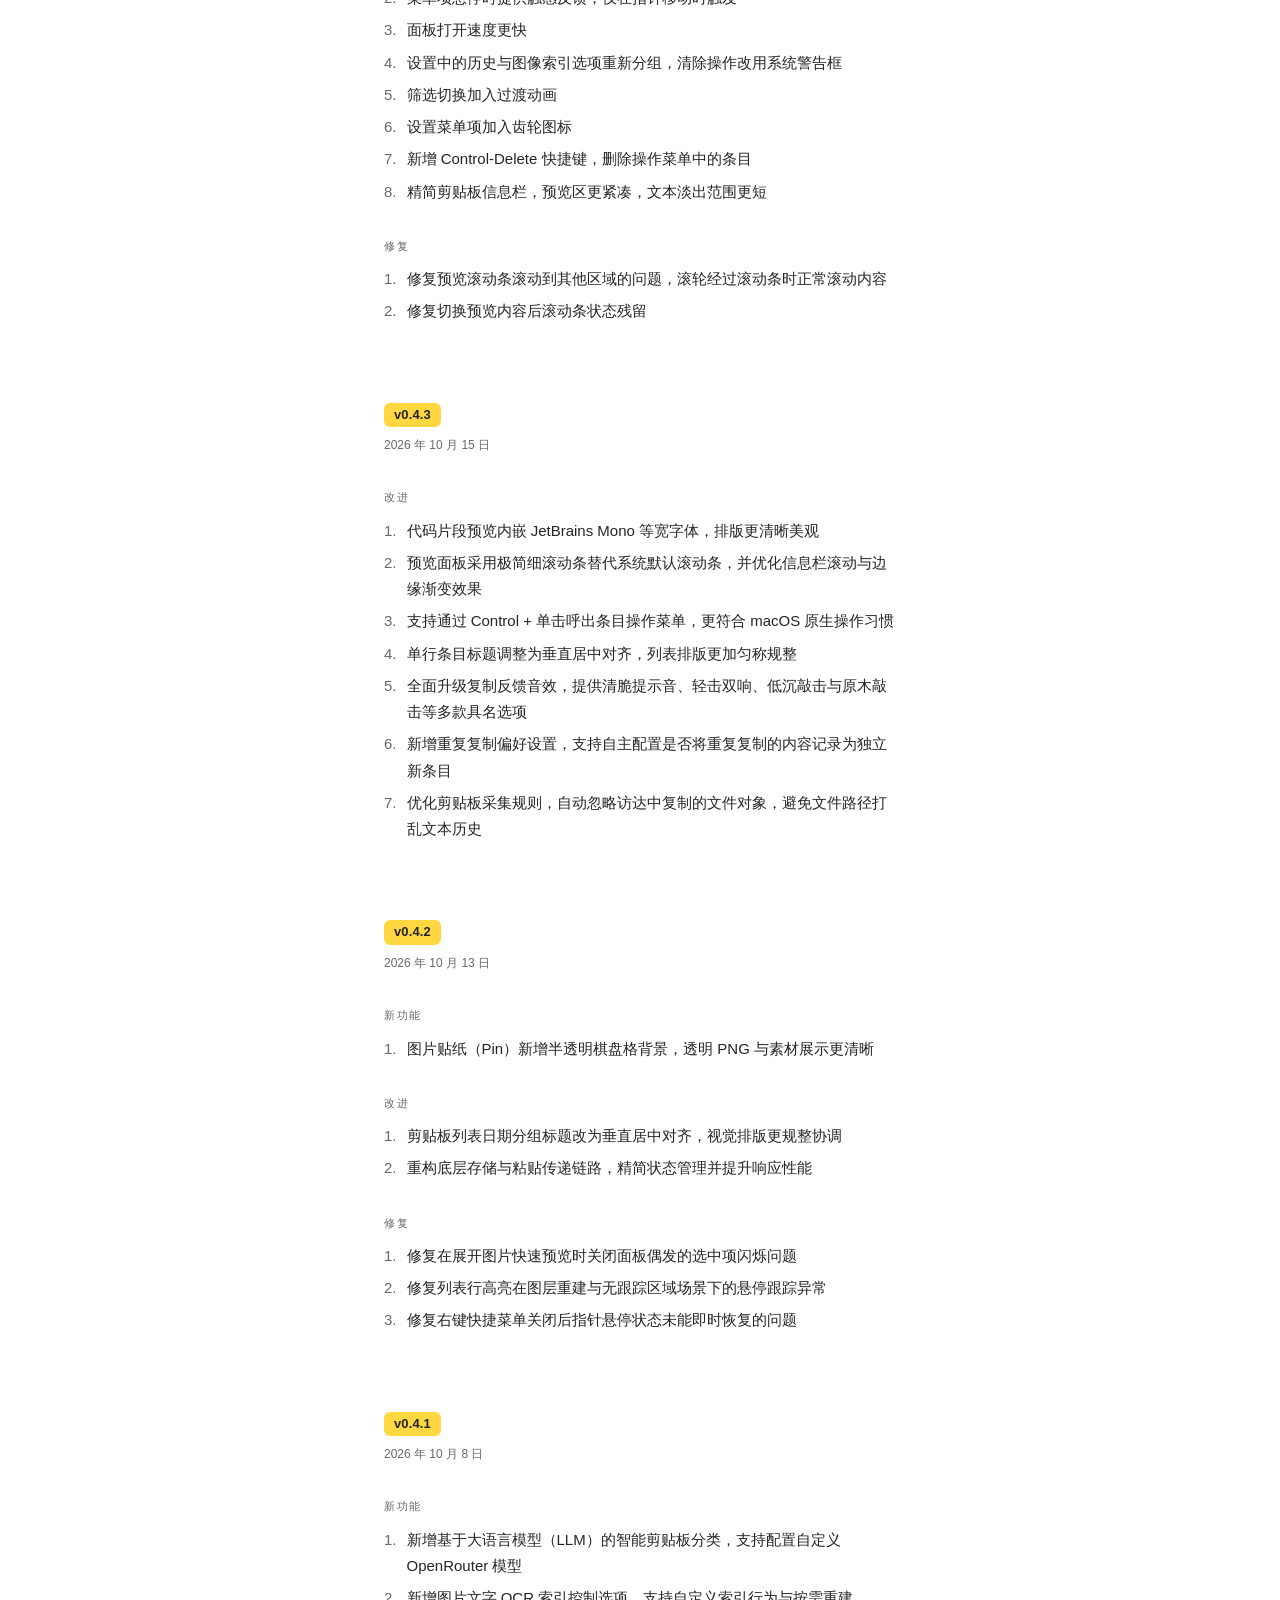
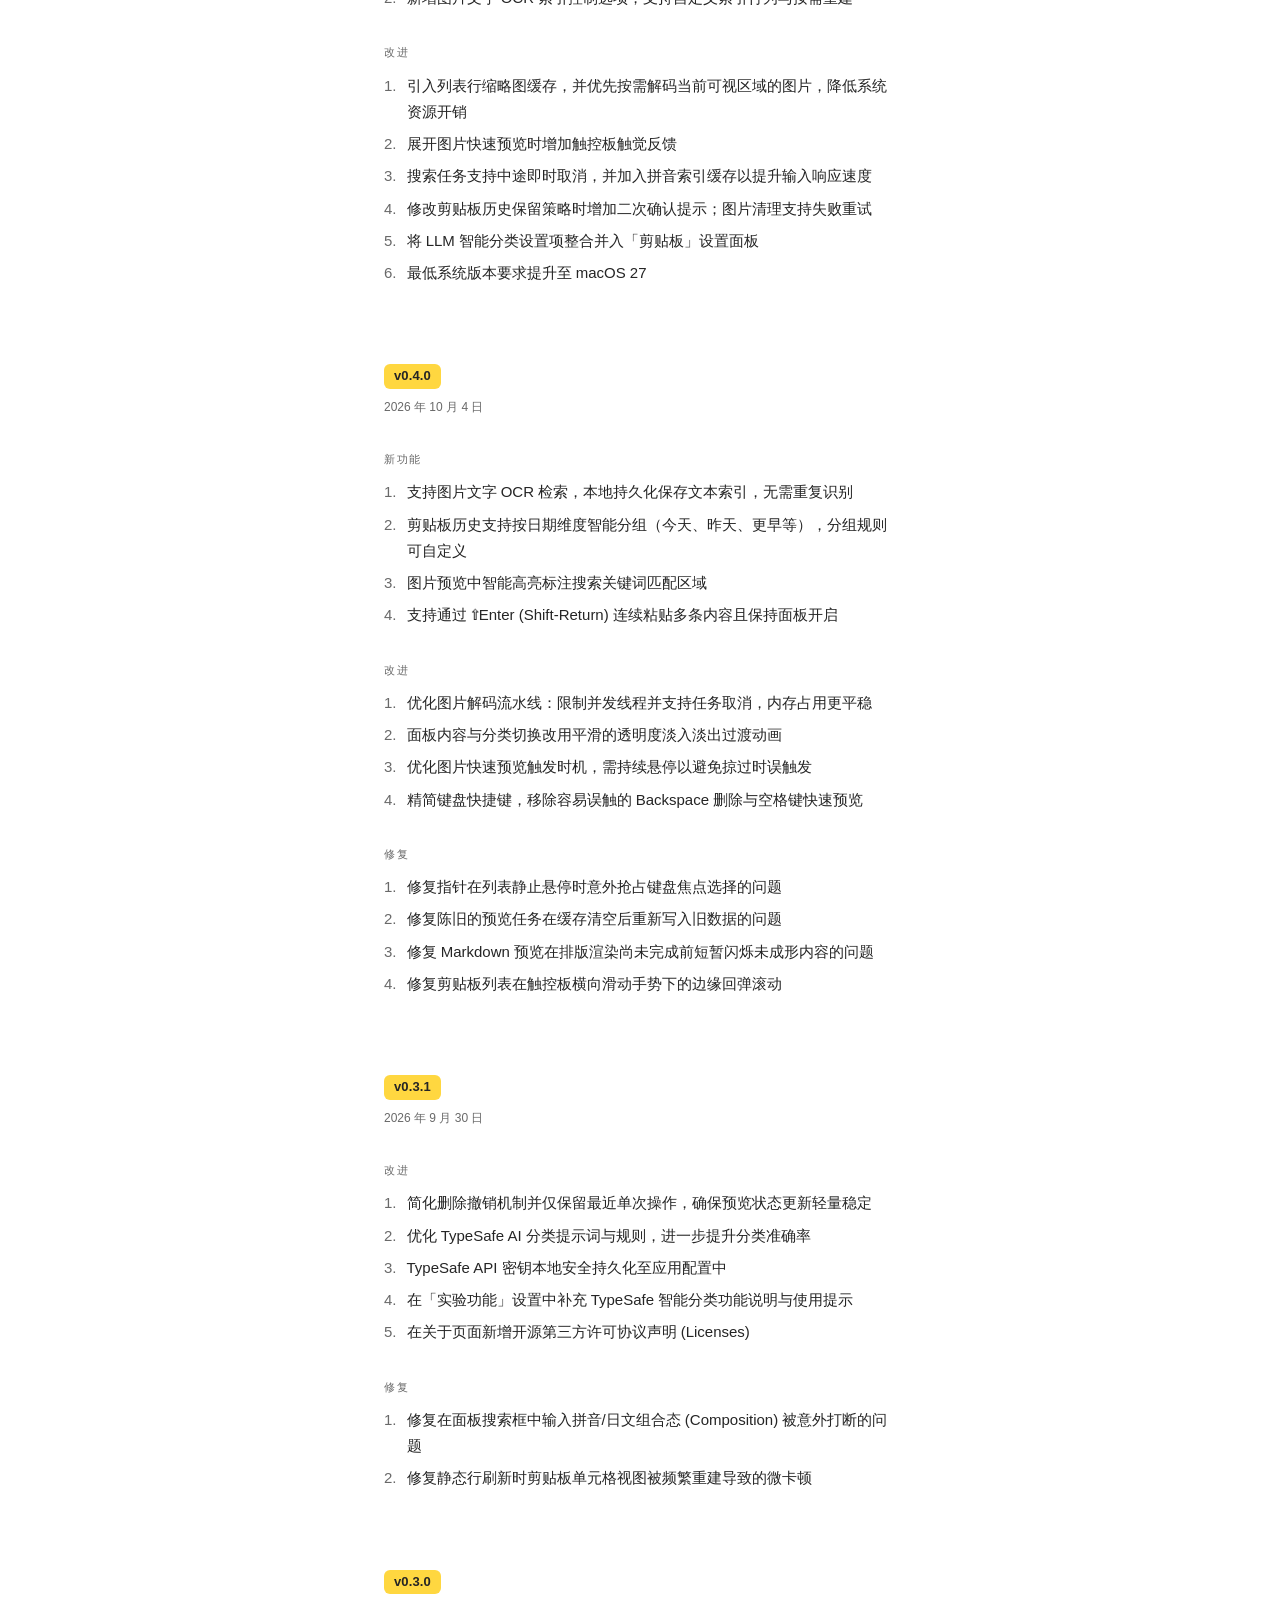
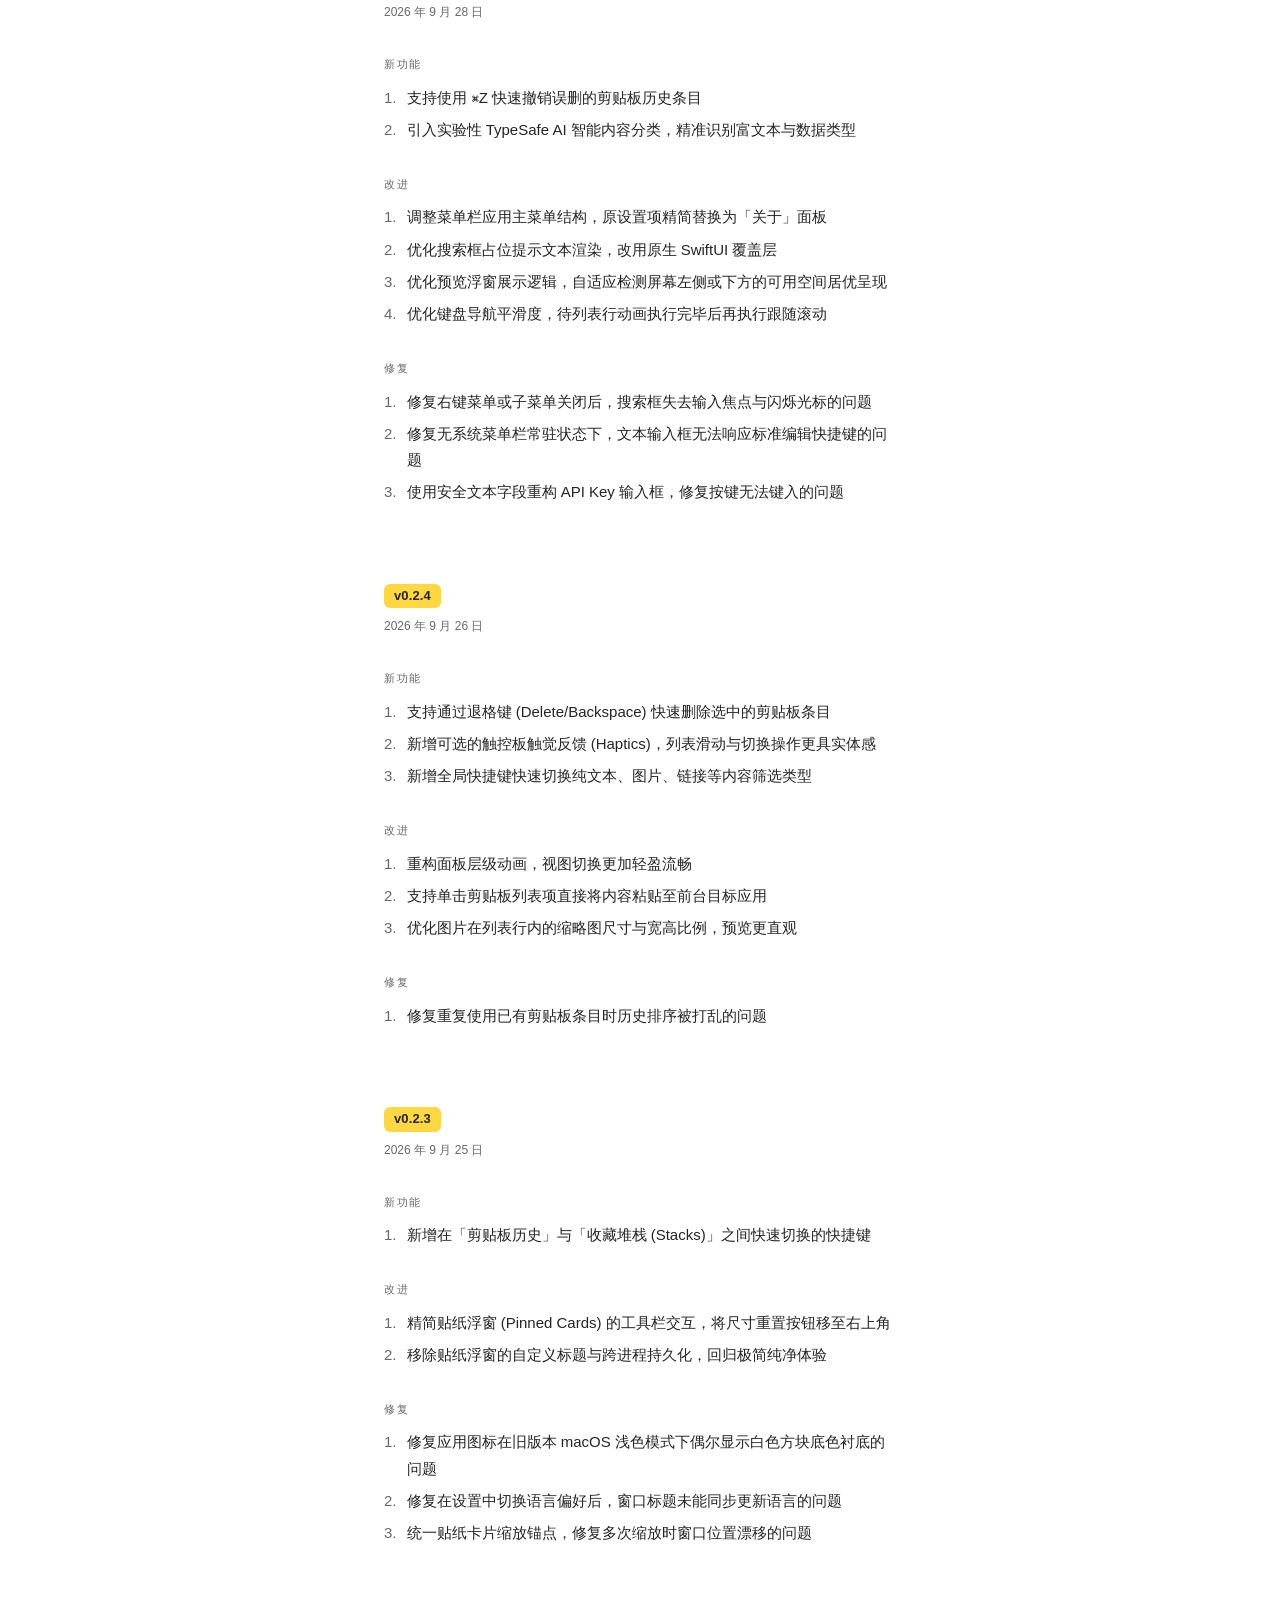
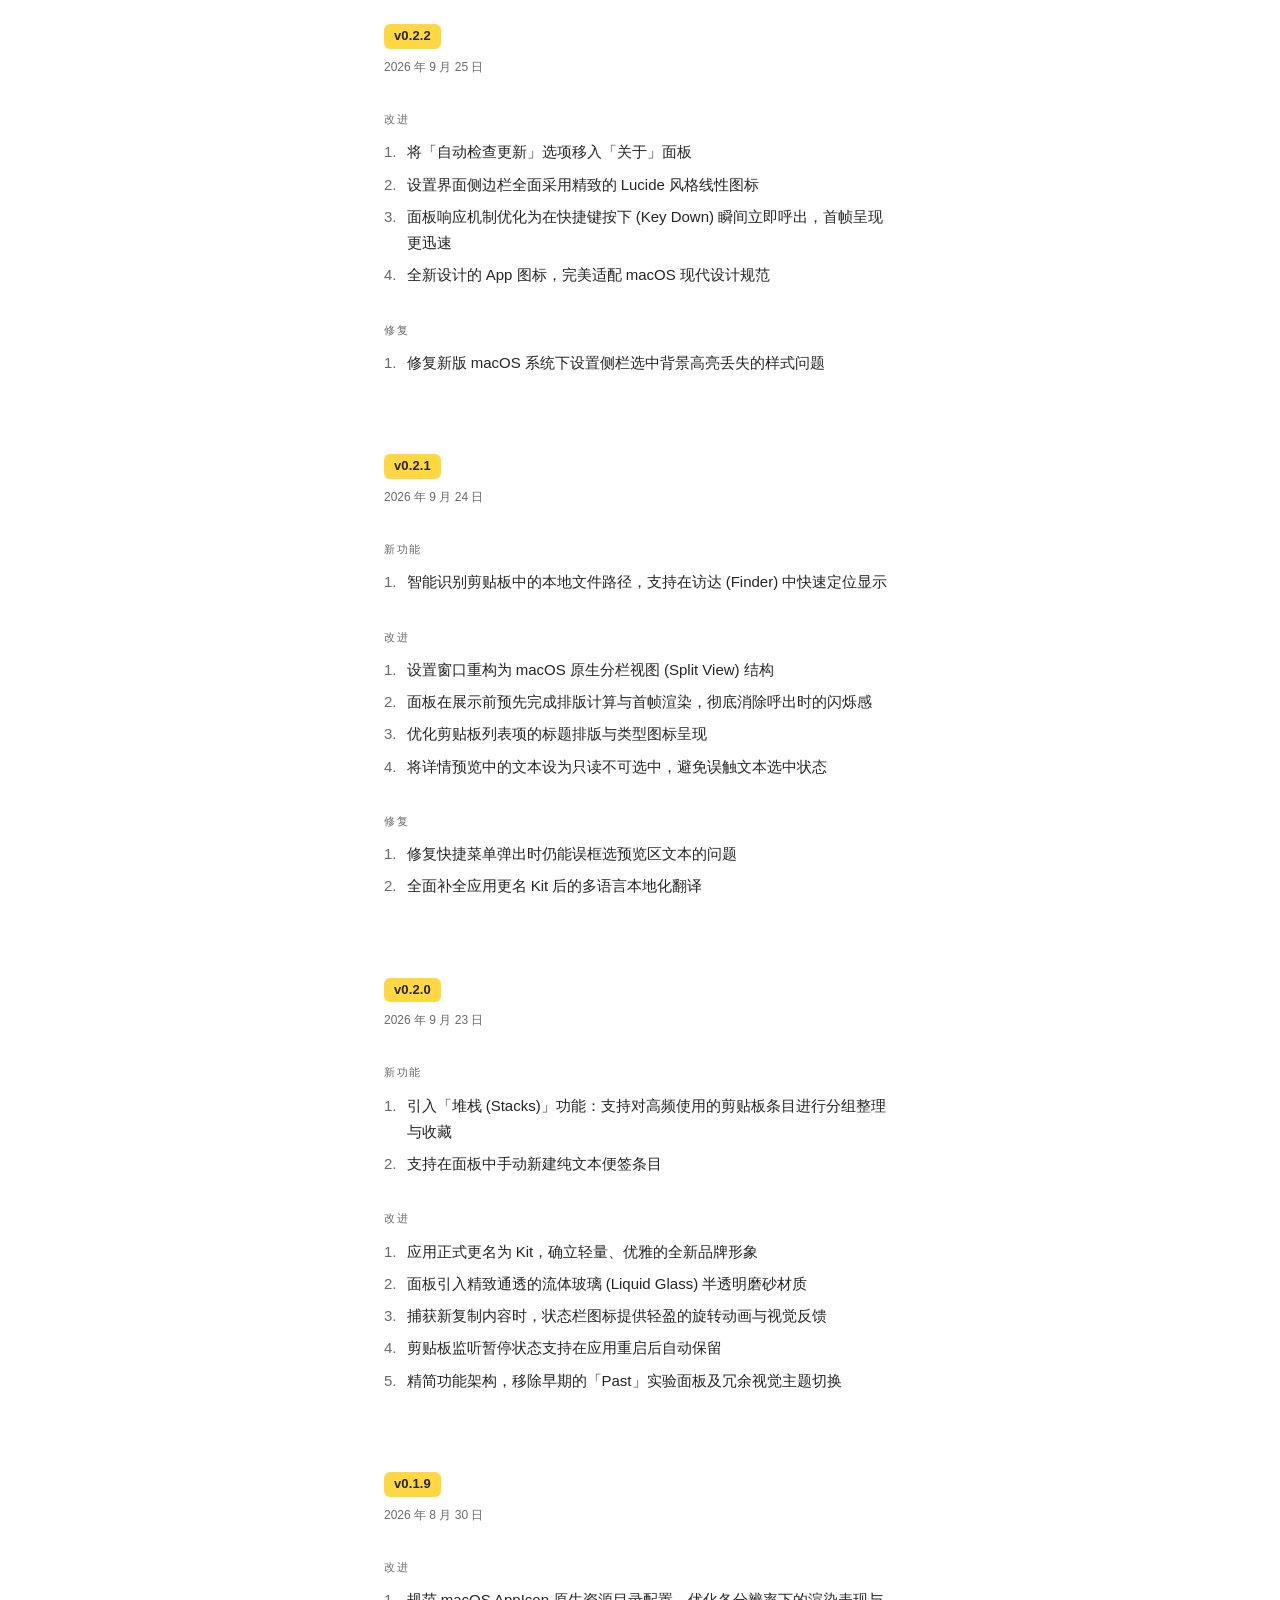
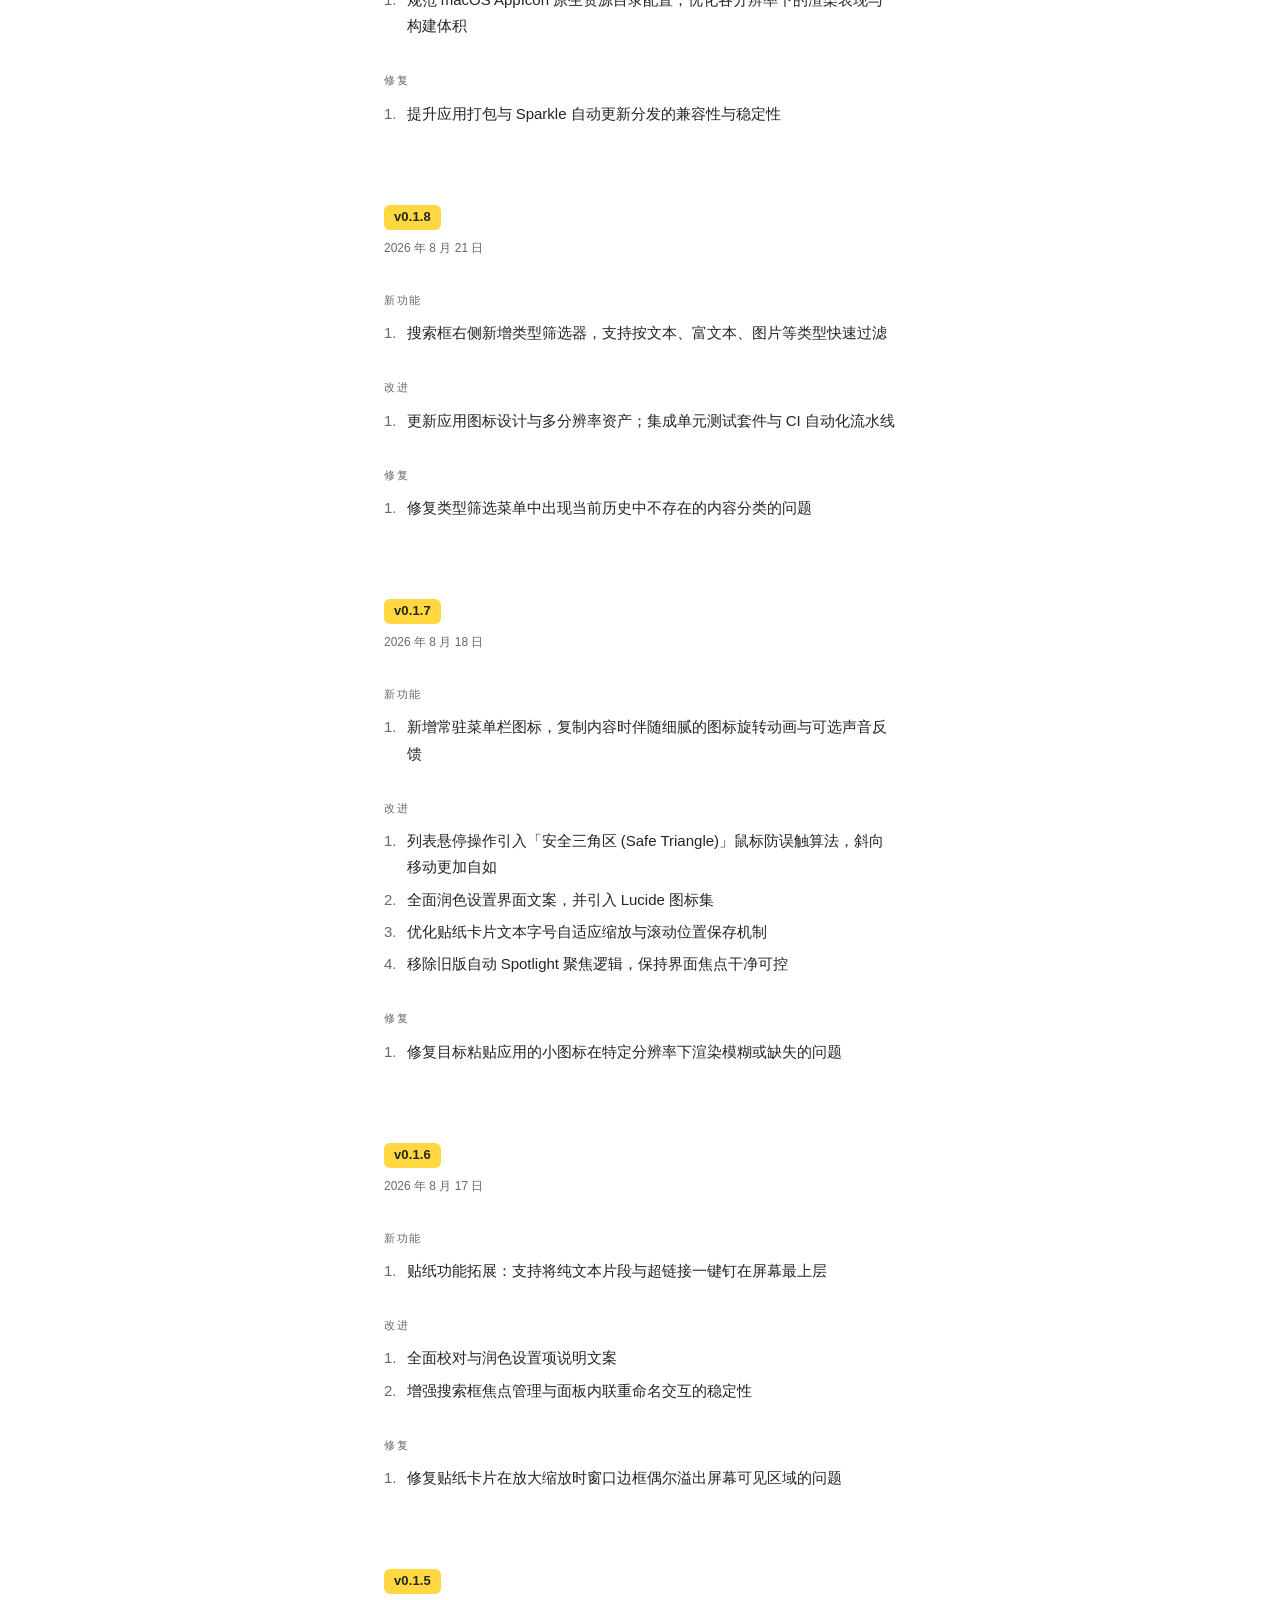
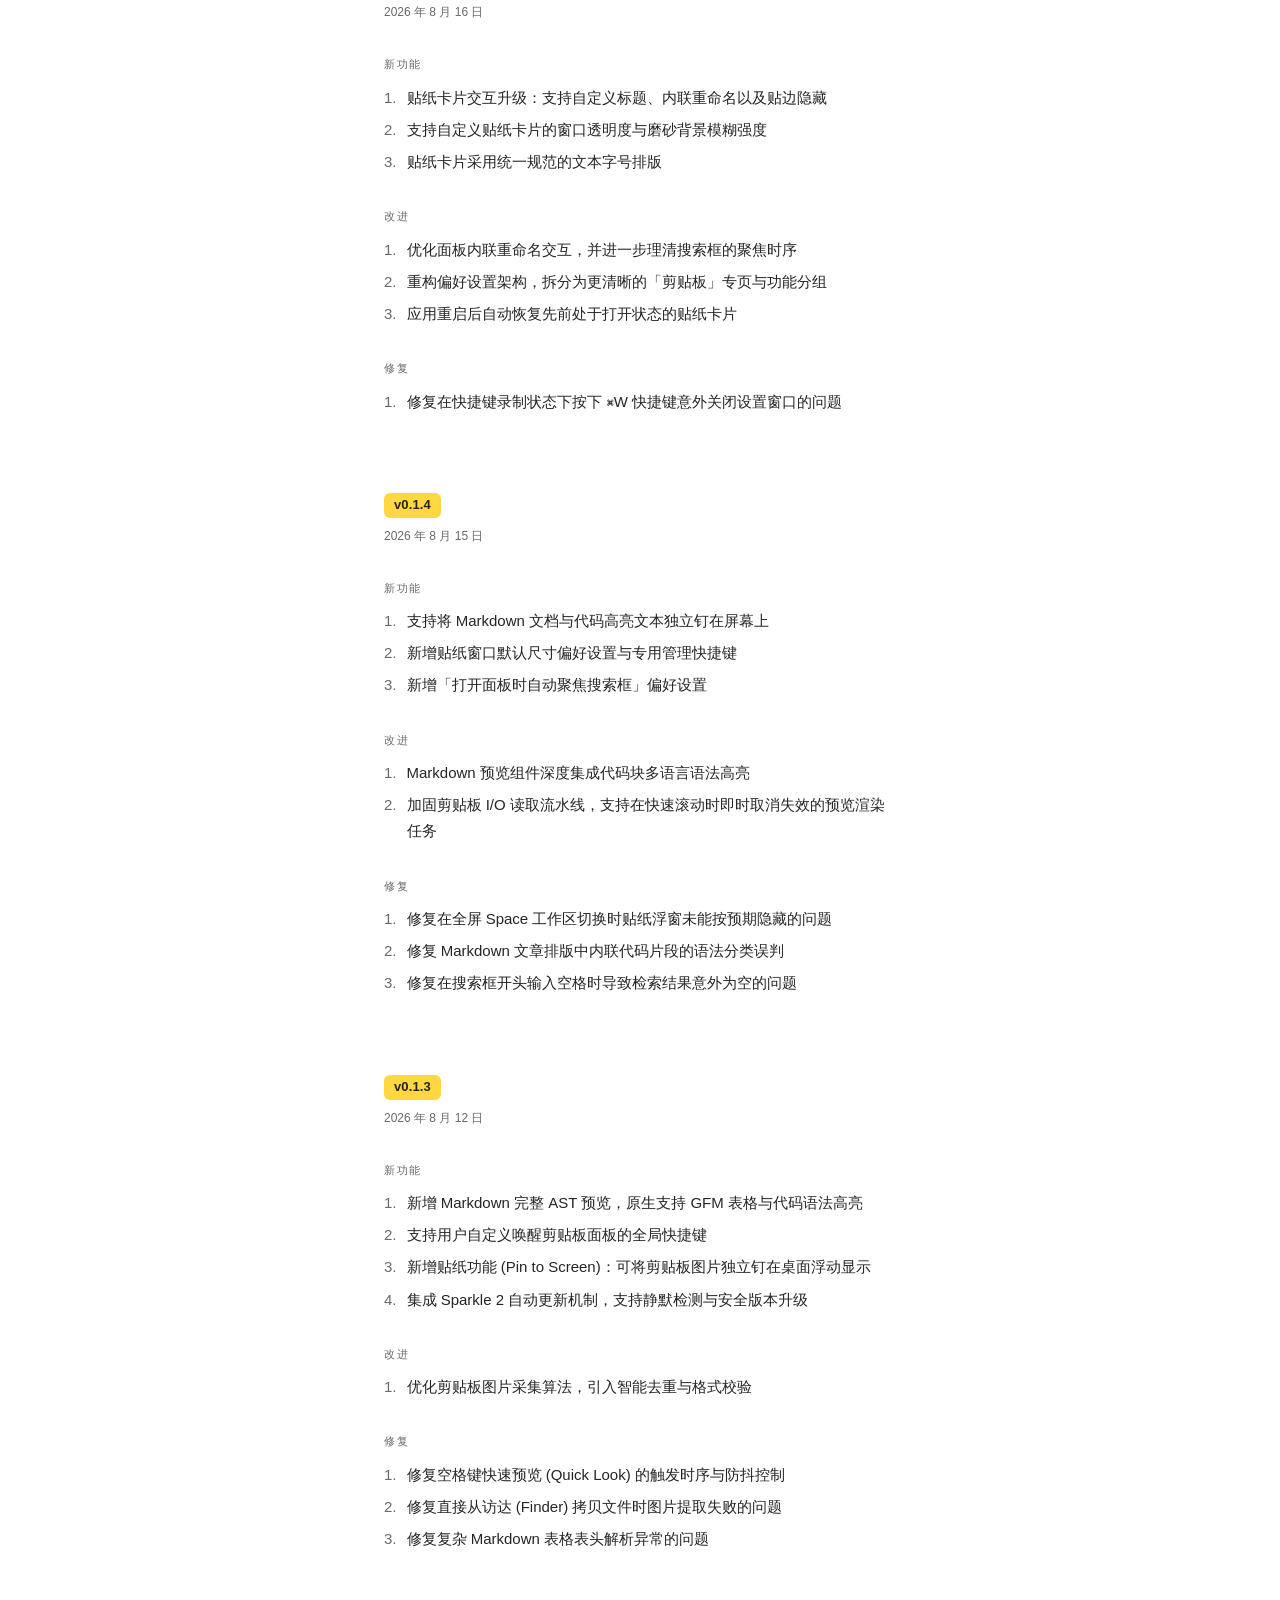
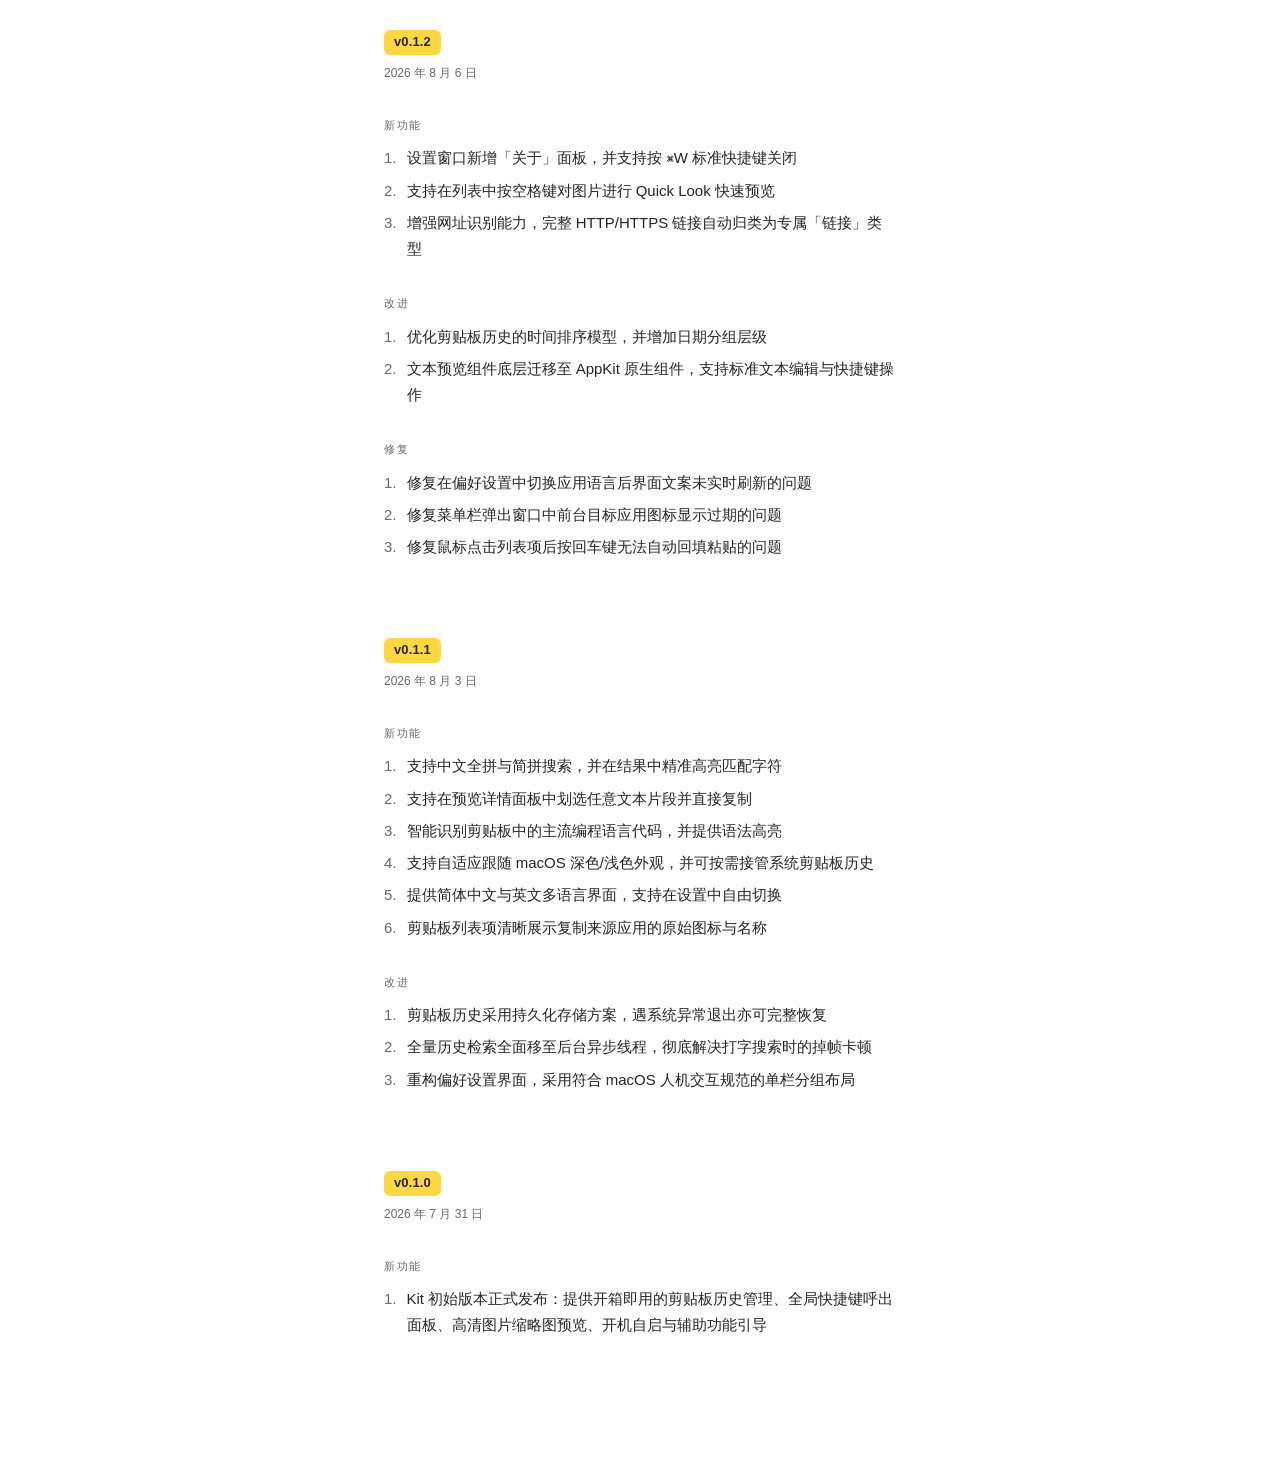
<file: docs/site/version-history.html>
<!doctype html>
<html lang="zh-CN">
    <head>
        <meta charset="utf-8" />
        <meta name="viewport" content="width=device-width, initial-scale=1" />
        <meta name="color-scheme" content="light" />
        <meta name="theme-color" content="#ffffff" />
        <title>Kit 版本历史记录</title>
        <style>
            :root {
                color-scheme: light;
            }

            html {
                background: #fff;
            }

            body {
                margin: 0;
                background: #fff;
                color: #252525;
                font-family:
                    -apple-system, BlinkMacSystemFont, "SF Pro Text", "Inter",
                    "PingFang SC", "Hiragino Sans GB", "Microsoft YaHei",
                    sans-serif;
                font-size: 15px;
                font-weight: 400;
                line-height: 1.75;
                font-variant-numeric: tabular-nums;
                text-align: left;
                -webkit-font-smoothing: antialiased;
                text-rendering: optimizeLegibility;
            }

            main {
                max-width: 32rem;
                margin: 0 auto;
                padding: 84px 24px 120px;
            }

            section + section {
                margin-top: 76px;
            }

            .tag {
                display: inline-block;
                padding: 3px 10px;
                border-radius: 6px;
                background: #ffd740;
                color: #252525;
                font-size: 13px;
                font-weight: 600;
                line-height: 1.45;
                letter-spacing: 0.01em;
                font-variant-numeric: tabular-nums;
            }

            .date {
                margin: 8px 0 0;
                font-size: 12px;
                color: #696969;
            }

            .group {
                margin-top: 32px;
            }

            h3 {
                margin: 0 0 10px;
                font-size: 11px;
                font-weight: 500;
                letter-spacing: 0.14em;
                color: #696969;
            }

            ul {
                margin: 0;
                padding: 0;
                list-style: none;
                counter-reset: item;
            }

            li {
                position: relative;
                padding-left: 1.5em;
                counter-increment: item;
            }

            li::before {
                content: counter(item) ".";
                position: absolute;
                left: 0;
                color: #696969;
            }

            li + li {
                margin-top: 6px;
            }

            @media (max-width: 480px) {
                main {
                    padding: 64px 20px 96px;
                }
                section + section {
                    margin-top: 60px;
                }
            }
        </style>
    </head>
    <body>
        <main>
            <section>
                <span class="tag">v0.5.3</span>
                <p class="date">2026 年 11 月 13 日</p>
                <div class="group">
                    <h3>改进</h3>
                    <ul>
                        <li>
                            统一面板、菜单、按钮与列表高亮的弹簧动效，打开面板与切换筛选时列表行级联入场
                        </li>
                        <li>
                            在面板液态玻璃背板增加微暗背景层，并为列表上下边缘添加渐隐遮罩
                        </li>
                        <li>
                            调整面板顶部吸附与默认垂直位置，优化不同尺寸屏幕下的展示比例
                        </li>
                        <li>
                            移除图片预览悬停缩放效果，允许悬浮阴影无裁切完整显示
                        </li>
                        <li>
                            预热并缓存 Markdown 预览排版，切换条目时即时显示
                        </li>
                        <li>微调预览区「信息」标题的对齐位置</li>
                        <li>
                            优化搜索、分页加载与列表行高缓存，提升连续输入、撤销删除及翻页响应
                        </li>
                    </ul>
                </div>
                <div class="group">
                    <h3>修复</h3>
                    <ul>
                        <li>
                            修复调整或重命名条目所属 Stack 后，预览信息区未同步刷新的问题
                        </li>
                        <li>
                            修复仅存在单个 Stack 且条目已在其中时，操作菜单仍显示「添加到 Stack」的问题
                        </li>
                    </ul>
                </div>
            </section>

            <section>
                <span class="tag">v0.5.2</span>
                <p class="date">2026 年 11 月 6 日</p>
                <div class="group">
                    <h3>改进</h3>
                    <ul>
                        <li>更新剪贴板列表中文件失效标记的图标与间距</li>
                        <li>
                            重构底层剪贴板存储、状态观测与并发同步架构，降低运行开销并提升稳定性
                        </li>
                    </ul>
                </div>
            </section>

            <section>
                <span class="tag">v0.5.1</span>
                <p class="date">2026 年 10 月 30 日</p>
                <div class="group">
                    <h3>改进</h3>
                    <ul>
                        <li>
                            优化剪贴板读取流程，连续复制时按产生顺序读取并处理内容，避免同时读取造成干扰
                        </li>
                        <li>
                            优化缩略图与文件图标缓存，缓存容量变化或单张图片失效时减少重复解码与占位闪烁
                        </li>
                        <li>
                            优化图片文字识别与拼音索引流程，后台识别和索引进行时新复制内容仍可及时保存
                        </li>
                        <li>
                            优化 Markdown
                            文本分类，分类不再依赖 AppKit 渲染，降低后台处理开销
                        </li>
                        <li>
                            关闭剪贴板预览、文件列表、设置表单与侧边栏的垂直边缘回弹，滚动行为更统一
                        </li>
                    </ul>
                </div>
                <div class="group">
                    <h3>修复</h3>
                    <ul>
                        <li>修复搜索异常时当前列表被清空的问题</li>
                        <li>修复文件失效标记未与条目标题垂直居中的问题</li>
                        <li>
                            修复删除单张图片时其他图片缩略图缓存被一并清除的问题
                        </li>
                        <li>
                            修复图片缓存达到容量上限时，正在完成的缩略图解码被丢弃的问题
                        </li>
                    </ul>
                </div>
            </section>

            <section>
                <span class="tag">v0.5.0</span>
                <p class="date">2026 年 10 月 26 日</p>
                <div class="group">
                    <h3>新功能</h3>
                    <ul>
                        <li>新增「文件」类型</li>
                        <li>支持选中预览中的部分文字进行复制</li>
                    </ul>
                </div>
                <div class="group">
                    <h3>改进</h3>
                    <ul>
                        <li>
                            图片文件统一归入文件类型，保留缩略图、快速预览、文字识别与贴图功能
                        </li>
                        <li>
                            文件失效时在列表中显示标记，丢失的图片文件收为紧凑行，多文件记录支持复制仍可用的文件
                        </li>
                        <li>
                            优化文件访问与权限处理，文件变化后同步刷新预览和文字索引
                        </li>
                        <li>
                            列表悬停高亮与选中状态分离，移动指针不再切换当前预览
                        </li>
                        <li>操作菜单加入图标，优化筛选按钮的悬停反馈</li>
                        <li>图片贴图支持拖动窗口边缘调整大小</li>
                        <li>图片快速预览支持右键打开操作菜单</li>
                        <li>更新应用图标</li>
                    </ul>
                </div>
                <div class="group">
                    <h3>修复</h3>
                    <ul>
                        <li>修复图片快速预览关闭后无法立即重新打开的问题</li>
                        <li>修复图片贴图缩放时可能小于最小尺寸的问题</li>
                        <li>
                            修复多文件预览内容溢出，与顶部按钮和底部信息区重叠的问题
                        </li>
                    </ul>
                </div>
            </section>

            <section>
                <span class="tag">v0.4.5</span>
                <p class="date">2026 年 10 月 23 日</p>
                <div class="group">
                    <h3>改进</h3>
                    <ul>
                        <li>
                            移除 LLM 智能分类及相关 API
                            设置，文本分类统一使用本地规则
                        </li>
                        <li>
                            移除毛玻璃视觉风格选项，面板统一采用 Liquid Glass
                        </li>
                        <li>图片快速预览改为点击打开或关闭</li>
                        <li>Stack 条目支持移动到其他 Stack 或直接移出</li>
                        <li>统一操作菜单的打开与关闭动画</li>
                        <li>移除剪贴板列表边缘溶解效果，恢复原生滚动</li>
                    </ul>
                </div>
                <div class="group">
                    <h3>修复</h3>
                    <ul>
                        <li>修复面板布局过程中滚动条短暂闪现</li>
                        <li>修复 Markdown 预览渲染完成后未及时重新排版</li>
                        <li>修复图片快速预览在布局完成前定位异常</li>
                        <li>修复关闭图片快速预览时的点击穿透与重复打开</li>
                        <li>修复指针静止时操作菜单关闭不稳定</li>
                        <li>
                            修复剪贴板预览容器在滚动和窗口布局变化时显示异常
                        </li>
                    </ul>
                </div>
            </section>

            <section>
                <span class="tag">v0.4.4</span>
                <p class="date">2026 年 10 月 20 日</p>
                <div class="group">
                    <h3>改进</h3>
                    <ul>
                        <li>
                            面板可拖动，靠近左右与顶部预设位置时自动吸附并显示参考线
                        </li>
                        <li>菜单项悬停时提供触感反馈，仅在指针移动时触发</li>
                        <li>面板打开速度更快</li>
                        <li>
                            设置中的历史与图像索引选项重新分组，清除操作改用系统警告框
                        </li>
                        <li>筛选切换加入过渡动画</li>
                        <li>设置菜单项加入齿轮图标</li>
                        <li>
                            新增 Control-Delete 快捷键，删除操作菜单中的条目
                        </li>
                        <li>
                            精简剪贴板信息栏，预览区更紧凑，文本淡出范围更短
                        </li>
                    </ul>
                </div>
                <div class="group">
                    <h3>修复</h3>
                    <ul>
                        <li>
                            修复预览滚动条滚动到其他区域的问题，滚轮经过滚动条时正常滚动内容
                        </li>
                        <li>修复切换预览内容后滚动条状态残留</li>
                    </ul>
                </div>
            </section>

            <section>
                <span class="tag">v0.4.3</span>
                <p class="date">2026 年 10 月 15 日</p>
                <div class="group">
                    <h3>改进</h3>
                    <ul>
                        <li>
                            代码片段预览内嵌 JetBrains Mono
                            等宽字体，排版更清晰美观
                        </li>
                        <li>
                            预览面板采用极简细滚动条替代系统默认滚动条，并优化信息栏滚动与边缘渐变效果
                        </li>
                        <li>
                            支持通过 Control + 单击呼出条目操作菜单，更符合
                            macOS 原生操作习惯
                        </li>
                        <li>
                            单行条目标题调整为垂直居中对齐，列表排版更加匀称规整
                        </li>
                        <li>
                            全面升级复制反馈音效，提供清脆提示音、轻击双响、低沉敲击与原木敲击等多款具名选项
                        </li>
                        <li>
                            新增重复复制偏好设置，支持自主配置是否将重复复制的内容记录为独立新条目
                        </li>
                        <li>
                            优化剪贴板采集规则，自动忽略访达中复制的文件对象，避免文件路径打乱文本历史
                        </li>
                    </ul>
                </div>
            </section>

            <section>
                <span class="tag">v0.4.2</span>
                <p class="date">2026 年 10 月 13 日</p>
                <div class="group">
                    <h3>新功能</h3>
                    <ul>
                        <li>
                            图片贴纸（Pin）新增半透明棋盘格背景，透明 PNG
                            与素材展示更清晰
                        </li>
                    </ul>
                </div>
                <div class="group">
                    <h3>改进</h3>
                    <ul>
                        <li>
                            剪贴板列表日期分组标题改为垂直居中对齐，视觉排版更规整协调
                        </li>
                        <li>
                            重构底层存储与粘贴传递链路，精简状态管理并提升响应性能
                        </li>
                    </ul>
                </div>
                <div class="group">
                    <h3>修复</h3>
                    <ul>
                        <li>
                            修复在展开图片快速预览时关闭面板偶发的选中项闪烁问题
                        </li>
                        <li>
                            修复列表行高亮在图层重建与无跟踪区域场景下的悬停跟踪异常
                        </li>
                        <li>
                            修复右键快捷菜单关闭后指针悬停状态未能即时恢复的问题
                        </li>
                    </ul>
                </div>
            </section>

            <section>
                <span class="tag">v0.4.1</span>
                <p class="date">2026 年 10 月 8 日</p>
                <div class="group">
                    <h3>新功能</h3>
                    <ul>
                        <li>
                            新增基于大语言模型（LLM）的智能剪贴板分类，支持配置自定义
                            OpenRouter 模型
                        </li>
                        <li>
                            新增图片文字 OCR
                            索引控制选项，支持自定义索引行为与按需重建
                        </li>
                    </ul>
                </div>
                <div class="group">
                    <h3>改进</h3>
                    <ul>
                        <li>
                            引入列表行缩略图缓存，并优先按需解码当前可视区域的图片，降低系统资源开销
                        </li>
                        <li>展开图片快速预览时增加触控板触觉反馈</li>
                        <li>
                            搜索任务支持中途即时取消，并加入拼音索引缓存以提升输入响应速度
                        </li>
                        <li>
                            修改剪贴板历史保留策略时增加二次确认提示；图片清理支持失败重试
                        </li>
                        <li>将 LLM 智能分类设置项整合并入「剪贴板」设置面板</li>
                        <li>最低系统版本要求提升至 macOS 27</li>
                    </ul>
                </div>
            </section>

            <section>
                <span class="tag">v0.4.0</span>
                <p class="date">2026 年 10 月 4 日</p>
                <div class="group">
                    <h3>新功能</h3>
                    <ul>
                        <li>
                            支持图片文字 OCR
                            检索，本地持久化保存文本索引，无需重复识别
                        </li>
                        <li>
                            剪贴板历史支持按日期维度智能分组（今天、昨天、更早等），分组规则可自定义
                        </li>
                        <li>图片预览中智能高亮标注搜索关键词匹配区域</li>
                        <li>
                            支持通过 ⇧Enter (Shift-Return)
                            连续粘贴多条内容且保持面板开启
                        </li>
                    </ul>
                </div>
                <div class="group">
                    <h3>改进</h3>
                    <ul>
                        <li>
                            优化图片解码流水线：限制并发线程并支持任务取消，内存占用更平稳
                        </li>
                        <li>
                            面板内容与分类切换改用平滑的透明度淡入淡出过渡动画
                        </li>
                        <li>
                            优化图片快速预览触发时机，需持续悬停以避免掠过时误触发
                        </li>
                        <li>
                            精简键盘快捷键，移除容易误触的 Backspace
                            删除与空格键快速预览
                        </li>
                    </ul>
                </div>
                <div class="group">
                    <h3>修复</h3>
                    <ul>
                        <li>
                            修复指针在列表静止悬停时意外抢占键盘焦点选择的问题
                        </li>
                        <li>
                            修复陈旧的预览任务在缓存清空后重新写入旧数据的问题
                        </li>
                        <li>
                            修复 Markdown
                            预览在排版渲染尚未完成前短暂闪烁未成形内容的问题
                        </li>
                        <li>
                            修复剪贴板列表在触控板横向滑动手势下的边缘回弹滚动
                        </li>
                    </ul>
                </div>
            </section>

            <section>
                <span class="tag">v0.3.1</span>
                <p class="date">2026 年 9 月 30 日</p>
                <div class="group">
                    <h3>改进</h3>
                    <ul>
                        <li>
                            简化删除撤销机制并仅保留最近单次操作，确保预览状态更新轻量稳定
                        </li>
                        <li>
                            优化 TypeSafe AI
                            分类提示词与规则，进一步提升分类准确率
                        </li>
                        <li>TypeSafe API 密钥本地安全持久化至应用配置中</li>
                        <li>
                            在「实验功能」设置中补充 TypeSafe
                            智能分类功能说明与使用提示
                        </li>
                        <li>在关于页面新增开源第三方许可协议声明 (Licenses)</li>
                    </ul>
                </div>
                <div class="group">
                    <h3>修复</h3>
                    <ul>
                        <li>
                            修复在面板搜索框中输入拼音/日文组合态 (Composition)
                            被意外打断的问题
                        </li>
                        <li>
                            修复静态行刷新时剪贴板单元格视图被频繁重建导致的微卡顿
                        </li>
                    </ul>
                </div>
            </section>

            <section>
                <span class="tag">v0.3.0</span>
                <p class="date">2026 年 9 月 28 日</p>
                <div class="group">
                    <h3>新功能</h3>
                    <ul>
                        <li>支持使用 ⌘Z 快速撤销误删的剪贴板历史条目</li>
                        <li>
                            引入实验性 TypeSafe AI
                            智能内容分类，精准识别富文本与数据类型
                        </li>
                    </ul>
                </div>
                <div class="group">
                    <h3>改进</h3>
                    <ul>
                        <li>
                            调整菜单栏应用主菜单结构，原设置项精简替换为「关于」面板
                        </li>
                        <li>
                            优化搜索框占位提示文本渲染，改用原生 SwiftUI 覆盖层
                        </li>
                        <li>
                            优化预览浮窗展示逻辑，自适应检测屏幕左侧或下方的可用空间居优呈现
                        </li>
                        <li>
                            优化键盘导航平滑度，待列表行动画执行完毕后再执行跟随滚动
                        </li>
                    </ul>
                </div>
                <div class="group">
                    <h3>修复</h3>
                    <ul>
                        <li>
                            修复右键菜单或子菜单关闭后，搜索框失去输入焦点与闪烁光标的问题
                        </li>
                        <li>
                            修复无系统菜单栏常驻状态下，文本输入框无法响应标准编辑快捷键的问题
                        </li>
                        <li>
                            使用安全文本字段重构 API Key
                            输入框，修复按键无法键入的问题
                        </li>
                    </ul>
                </div>
            </section>

            <section>
                <span class="tag">v0.2.4</span>
                <p class="date">2026 年 9 月 26 日</p>
                <div class="group">
                    <h3>新功能</h3>
                    <ul>
                        <li>
                            支持通过退格键 (Delete/Backspace)
                            快速删除选中的剪贴板条目
                        </li>
                        <li>
                            新增可选的触控板触觉反馈
                            (Haptics)，列表滑动与切换操作更具实体感
                        </li>
                        <li>
                            新增全局快捷键快速切换纯文本、图片、链接等内容筛选类型
                        </li>
                    </ul>
                </div>
                <div class="group">
                    <h3>改进</h3>
                    <ul>
                        <li>重构面板层级动画，视图切换更加轻盈流畅</li>
                        <li>
                            支持单击剪贴板列表项直接将内容粘贴至前台目标应用
                        </li>
                        <li>
                            优化图片在列表行内的缩略图尺寸与宽高比例，预览更直观
                        </li>
                    </ul>
                </div>
                <div class="group">
                    <h3>修复</h3>
                    <ul>
                        <li>
                            修复重复使用已有剪贴板条目时历史排序被打乱的问题
                        </li>
                    </ul>
                </div>
            </section>

            <section>
                <span class="tag">v0.2.3</span>
                <p class="date">2026 年 9 月 25 日</p>
                <div class="group">
                    <h3>新功能</h3>
                    <ul>
                        <li>
                            新增在「剪贴板历史」与「收藏堆栈
                            (Stacks)」之间快速切换的快捷键
                        </li>
                    </ul>
                </div>
                <div class="group">
                    <h3>改进</h3>
                    <ul>
                        <li>
                            精简贴纸浮窗 (Pinned Cards)
                            的工具栏交互，将尺寸重置按钮移至右上角
                        </li>
                        <li>
                            移除贴纸浮窗的自定义标题与跨进程持久化，回归极简纯净体验
                        </li>
                    </ul>
                </div>
                <div class="group">
                    <h3>修复</h3>
                    <ul>
                        <li>
                            修复应用图标在旧版本 macOS
                            浅色模式下偶尔显示白色方块底色衬底的问题
                        </li>
                        <li>
                            修复在设置中切换语言偏好后，窗口标题未能同步更新语言的问题
                        </li>
                        <li>
                            统一贴纸卡片缩放锚点，修复多次缩放时窗口位置漂移的问题
                        </li>
                    </ul>
                </div>
            </section>

            <section>
                <span class="tag">v0.2.2</span>
                <p class="date">2026 年 9 月 25 日</p>
                <div class="group">
                    <h3>改进</h3>
                    <ul>
                        <li>将「自动检查更新」选项移入「关于」面板</li>
                        <li>
                            设置界面侧边栏全面采用精致的 Lucide 风格线性图标
                        </li>
                        <li>
                            面板响应机制优化为在快捷键按下 (Key Down)
                            瞬间立即呼出，首帧呈现更迅速
                        </li>
                        <li>
                            全新设计的 App 图标，完美适配 macOS 现代设计规范
                        </li>
                    </ul>
                </div>
                <div class="group">
                    <h3>修复</h3>
                    <ul>
                        <li>
                            修复新版 macOS
                            系统下设置侧栏选中背景高亮丢失的样式问题
                        </li>
                    </ul>
                </div>
            </section>

            <section>
                <span class="tag">v0.2.1</span>
                <p class="date">2026 年 9 月 24 日</p>
                <div class="group">
                    <h3>新功能</h3>
                    <ul>
                        <li>
                            智能识别剪贴板中的本地文件路径，支持在访达 (Finder)
                            中快速定位显示
                        </li>
                    </ul>
                </div>
                <div class="group">
                    <h3>改进</h3>
                    <ul>
                        <li>
                            设置窗口重构为 macOS 原生分栏视图 (Split View) 结构
                        </li>
                        <li>
                            面板在展示前预先完成排版计算与首帧渲染，彻底消除呼出时的闪烁感
                        </li>
                        <li>优化剪贴板列表项的标题排版与类型图标呈现</li>
                        <li>
                            将详情预览中的文本设为只读不可选中，避免误触文本选中状态
                        </li>
                    </ul>
                </div>
                <div class="group">
                    <h3>修复</h3>
                    <ul>
                        <li>修复快捷菜单弹出时仍能误框选预览区文本的问题</li>
                        <li>全面补全应用更名 Kit 后的多语言本地化翻译</li>
                    </ul>
                </div>
            </section>

            <section>
                <span class="tag">v0.2.0</span>
                <p class="date">2026 年 9 月 23 日</p>
                <div class="group">
                    <h3>新功能</h3>
                    <ul>
                        <li>
                            引入「堆栈
                            (Stacks)」功能：支持对高频使用的剪贴板条目进行分组整理与收藏
                        </li>
                        <li>支持在面板中手动新建纯文本便签条目</li>
                    </ul>
                </div>
                <div class="group">
                    <h3>改进</h3>
                    <ul>
                        <li>
                            应用正式更名为 Kit，确立轻量、优雅的全新品牌形象
                        </li>
                        <li>
                            面板引入精致通透的流体玻璃 (Liquid Glass)
                            半透明磨砂材质
                        </li>
                        <li>
                            捕获新复制内容时，状态栏图标提供轻盈的旋转动画与视觉反馈
                        </li>
                        <li>剪贴板监听暂停状态支持在应用重启后自动保留</li>
                        <li>
                            精简功能架构，移除早期的「Past」实验面板及冗余视觉主题切换
                        </li>
                    </ul>
                </div>
            </section>

            <section>
                <span class="tag">v0.1.9</span>
                <p class="date">2026 年 8 月 30 日</p>
                <div class="group">
                    <h3>改进</h3>
                    <ul>
                        <li>
                            规范 macOS AppIcon
                            原生资源目录配置，优化各分辨率下的渲染表现与构建体积
                        </li>
                    </ul>
                </div>
                <div class="group">
                    <h3>修复</h3>
                    <ul>
                        <li>
                            提升应用打包与 Sparkle 自动更新分发的兼容性与稳定性
                        </li>
                    </ul>
                </div>
            </section>

            <section>
                <span class="tag">v0.1.8</span>
                <p class="date">2026 年 8 月 21 日</p>
                <div class="group">
                    <h3>新功能</h3>
                    <ul>
                        <li>
                            搜索框右侧新增类型筛选器，支持按文本、富文本、图片等类型快速过滤
                        </li>
                    </ul>
                </div>
                <div class="group">
                    <h3>改进</h3>
                    <ul>
                        <li>
                            更新应用图标设计与多分辨率资产；集成单元测试套件与
                            CI 自动化流水线
                        </li>
                    </ul>
                </div>
                <div class="group">
                    <h3>修复</h3>
                    <ul>
                        <li>
                            修复类型筛选菜单中出现当前历史中不存在的内容分类的问题
                        </li>
                    </ul>
                </div>
            </section>

            <section>
                <span class="tag">v0.1.7</span>
                <p class="date">2026 年 8 月 18 日</p>
                <div class="group">
                    <h3>新功能</h3>
                    <ul>
                        <li>
                            新增常驻菜单栏图标，复制内容时伴随细腻的图标旋转动画与可选声音反馈
                        </li>
                    </ul>
                </div>
                <div class="group">
                    <h3>改进</h3>
                    <ul>
                        <li>
                            列表悬停操作引入「安全三角区 (Safe
                            Triangle)」鼠标防误触算法，斜向移动更加自如
                        </li>
                        <li>全面润色设置界面文案，并引入 Lucide 图标集</li>
                        <li>
                            优化贴纸卡片文本字号自适应缩放与滚动位置保存机制
                        </li>
                        <li>
                            移除旧版自动 Spotlight
                            聚焦逻辑，保持界面焦点干净可控
                        </li>
                    </ul>
                </div>
                <div class="group">
                    <h3>修复</h3>
                    <ul>
                        <li>
                            修复目标粘贴应用的小图标在特定分辨率下渲染模糊或缺失的问题
                        </li>
                    </ul>
                </div>
            </section>

            <section>
                <span class="tag">v0.1.6</span>
                <p class="date">2026 年 8 月 17 日</p>
                <div class="group">
                    <h3>新功能</h3>
                    <ul>
                        <li>
                            贴纸功能拓展：支持将纯文本片段与超链接一键钉在屏幕最上层
                        </li>
                    </ul>
                </div>
                <div class="group">
                    <h3>改进</h3>
                    <ul>
                        <li>全面校对与润色设置项说明文案</li>
                        <li>增强搜索框焦点管理与面板内联重命名交互的稳定性</li>
                    </ul>
                </div>
                <div class="group">
                    <h3>修复</h3>
                    <ul>
                        <li>
                            修复贴纸卡片在放大缩放时窗口边框偶尔溢出屏幕可见区域的问题
                        </li>
                    </ul>
                </div>
            </section>

            <section>
                <span class="tag">v0.1.5</span>
                <p class="date">2026 年 8 月 16 日</p>
                <div class="group">
                    <h3>新功能</h3>
                    <ul>
                        <li>
                            贴纸卡片交互升级：支持自定义标题、内联重命名以及贴边隐藏
                        </li>
                        <li>
                            支持自定义贴纸卡片的窗口透明度与磨砂背景模糊强度
                        </li>
                        <li>贴纸卡片采用统一规范的文本字号排版</li>
                    </ul>
                </div>
                <div class="group">
                    <h3>改进</h3>
                    <ul>
                        <li>
                            优化面板内联重命名交互，并进一步理清搜索框的聚焦时序
                        </li>
                        <li>
                            重构偏好设置架构，拆分为更清晰的「剪贴板」专页与功能分组
                        </li>
                        <li>应用重启后自动恢复先前处于打开状态的贴纸卡片</li>
                    </ul>
                </div>
                <div class="group">
                    <h3>修复</h3>
                    <ul>
                        <li>
                            修复在快捷键录制状态下按下 ⌘W
                            快捷键意外关闭设置窗口的问题
                        </li>
                    </ul>
                </div>
            </section>

            <section>
                <span class="tag">v0.1.4</span>
                <p class="date">2026 年 8 月 15 日</p>
                <div class="group">
                    <h3>新功能</h3>
                    <ul>
                        <li>
                            支持将 Markdown 文档与代码高亮文本独立钉在屏幕上
                        </li>
                        <li>新增贴纸窗口默认尺寸偏好设置与专用管理快捷键</li>
                        <li>新增「打开面板时自动聚焦搜索框」偏好设置</li>
                    </ul>
                </div>
                <div class="group">
                    <h3>改进</h3>
                    <ul>
                        <li>Markdown 预览组件深度集成代码块多语言语法高亮</li>
                        <li>
                            加固剪贴板 I/O
                            读取流水线，支持在快速滚动时即时取消失效的预览渲染任务
                        </li>
                    </ul>
                </div>
                <div class="group">
                    <h3>修复</h3>
                    <ul>
                        <li>
                            修复在全屏 Space
                            工作区切换时贴纸浮窗未能按预期隐藏的问题
                        </li>
                        <li>
                            修复 Markdown 文章排版中内联代码片段的语法分类误判
                        </li>
                        <li>
                            修复在搜索框开头输入空格时导致检索结果意外为空的问题
                        </li>
                    </ul>
                </div>
            </section>

            <section>
                <span class="tag">v0.1.3</span>
                <p class="date">2026 年 8 月 12 日</p>
                <div class="group">
                    <h3>新功能</h3>
                    <ul>
                        <li>
                            新增 Markdown 完整 AST 预览，原生支持 GFM
                            表格与代码语法高亮
                        </li>
                        <li>支持用户自定义唤醒剪贴板面板的全局快捷键</li>
                        <li>
                            新增贴纸功能 (Pin to
                            Screen)：可将剪贴板图片独立钉在桌面浮动显示
                        </li>
                        <li>
                            集成 Sparkle 2
                            自动更新机制，支持静默检测与安全版本升级
                        </li>
                    </ul>
                </div>
                <div class="group">
                    <h3>改进</h3>
                    <ul>
                        <li>优化剪贴板图片采集算法，引入智能去重与格式校验</li>
                    </ul>
                </div>
                <div class="group">
                    <h3>修复</h3>
                    <ul>
                        <li>
                            修复空格键快速预览 (Quick Look) 的触发时序与防抖控制
                        </li>
                        <li>
                            修复直接从访达 (Finder) 拷贝文件时图片提取失败的问题
                        </li>
                        <li>修复复杂 Markdown 表格表头解析异常的问题</li>
                    </ul>
                </div>
            </section>

            <section>
                <span class="tag">v0.1.2</span>
                <p class="date">2026 年 8 月 6 日</p>
                <div class="group">
                    <h3>新功能</h3>
                    <ul>
                        <li>
                            设置窗口新增「关于」面板，并支持按 ⌘W 标准快捷键关闭
                        </li>
                        <li>
                            支持在列表中按空格键对图片进行 Quick Look 快速预览
                        </li>
                        <li>
                            增强网址识别能力，完整 HTTP/HTTPS
                            链接自动归类为专属「链接」类型
                        </li>
                    </ul>
                </div>
                <div class="group">
                    <h3>改进</h3>
                    <ul>
                        <li>
                            优化剪贴板历史的时间排序模型，并增加日期分组层级
                        </li>
                        <li>
                            文本预览组件底层迁移至 AppKit
                            原生组件，支持标准文本编辑与快捷键操作
                        </li>
                    </ul>
                </div>
                <div class="group">
                    <h3>修复</h3>
                    <ul>
                        <li>
                            修复在偏好设置中切换应用语言后界面文案未实时刷新的问题
                        </li>
                        <li>
                            修复菜单栏弹出窗口中前台目标应用图标显示过期的问题
                        </li>
                        <li>
                            修复鼠标点击列表项后按回车键无法自动回填粘贴的问题
                        </li>
                    </ul>
                </div>
            </section>

            <section>
                <span class="tag">v0.1.1</span>
                <p class="date">2026 年 8 月 3 日</p>
                <div class="group">
                    <h3>新功能</h3>
                    <ul>
                        <li>
                            支持中文全拼与简拼搜索，并在结果中精准高亮匹配字符
                        </li>
                        <li>支持在预览详情面板中划选任意文本片段并直接复制</li>
                        <li>
                            智能识别剪贴板中的主流编程语言代码，并提供语法高亮
                        </li>
                        <li>
                            支持自适应跟随 macOS
                            深色/浅色外观，并可按需接管系统剪贴板历史
                        </li>
                        <li>
                            提供简体中文与英文多语言界面，支持在设置中自由切换
                        </li>
                        <li>
                            剪贴板列表项清晰展示复制来源应用的原始图标与名称
                        </li>
                    </ul>
                </div>
                <div class="group">
                    <h3>改进</h3>
                    <ul>
                        <li>
                            剪贴板历史采用持久化存储方案，遇系统异常退出亦可完整恢复
                        </li>
                        <li>
                            全量历史检索全面移至后台异步线程，彻底解决打字搜索时的掉帧卡顿
                        </li>
                        <li>
                            重构偏好设置界面，采用符合 macOS
                            人机交互规范的单栏分组布局
                        </li>
                    </ul>
                </div>
            </section>

            <section>
                <span class="tag">v0.1.0</span>
                <p class="date">2026 年 7 月 31 日</p>
                <div class="group">
                    <h3>新功能</h3>
                    <ul>
                        <li>
                            Kit
                            初始版本正式发布：提供开箱即用的剪贴板历史管理、全局快捷键呼出面板、高清图片缩略图预览、开机自启与辅助功能引导
                        </li>
                    </ul>
                </div>
            </section>
        </main>
    </body>
</html>
</file>
<file: docs/site/assets/site.css>
:root {
  color-scheme: light;
  font-family: ui-monospace, "SFMono-Regular", Menlo, Consolas, "PingFang SC", "Microsoft YaHei", monospace;
  color: #252525;
  background: #fff;
  font-synthesis: none;
  -webkit-font-smoothing: antialiased;
}
* { box-sizing: border-box; }
body { margin: 0; font-size: 14px; line-height: 1.7; }
main { max-width: 744px; margin: auto; padding: 84px 28px 64px; }
a { color: inherit; text-decoration: none; text-underline-offset: 4px; }
a:hover { color: #916c24; }
a:focus-visible { outline: 2px solid #916c24; outline-offset: 5px; }
header { display: flex; align-items: center; justify-content: space-between; gap: 24px; }
.brand { display: inline-flex; align-items: center; gap: 12px; }
.brand img { display: block; width: 48px; height: 48px; }
h1 { margin: 0; font-size: 26px; font-weight: 650; letter-spacing: -.04em; }
.language { color: #696969; font-size: 12px; }
.hero { margin-top: 32px; }
.tagline { margin: 0; font-size: 19px; font-weight: 450; line-height: 1.8; letter-spacing: -.035em; text-wrap: balance; }
.actions { display: flex; flex-wrap: wrap; gap: 10px; margin-top: 25px; }
.button { display: inline-flex; align-items: center; justify-content: center; gap: 8px; border: 1px solid #e5e5e5; border-radius: 8px; padding: 7px 15px; transition: border-color .15s, background .15s; }
.button:hover { background: #faf8f4; border-color: #c9b88f; }
.button.primary { background: #292929; color: #fff; border-color: #292929; }
.button.primary:hover { background: #484137; border-color: #484137; }
.button svg { width: 15px; height: 15px; }
.meta { display: flex; flex-wrap: wrap; gap: 9px 16px; color: #757575; font-size: 12px; margin-top: 14px; }
figure { margin: 40px 0 46px; }
.screenshot { display: block; width: 100%; height: auto; border-radius: 10px; }
section + section { margin-top: 38px; }
h2 { display: flex; align-items: center; gap: 16px; margin: 0 0 18px; color: #777; font-size: 12px; font-weight: 400; }
h2::after { content: ""; height: 1px; flex: 1; background: #ededed; }
.features { display: grid; grid-template-columns: 1fr 1fr; gap: 12px 28px; margin: 0; padding: 0; list-style: none; }
.features li::before { content: "+"; color: #a18b63; margin-right: 12px; }
.shortcuts { margin: 0; }
.shortcuts div { display: grid; grid-template-columns: 180px 1fr; gap: 20px; padding: 6px 0; }
dt, dd { margin: 0; }
kbd { font: inherit; white-space: nowrap; }
dd { color: #696969; }
footer { display: flex; flex-wrap: wrap; gap: 12px 20px; margin-top: 48px; padding-top: 22px; border-top: 1px solid #ededed; color: #777; font-size: 12px; }
footer .copyright { margin-left: auto; }
@media (max-width: 520px) {
  main { padding: 42px 22px; }
  .tagline { font-size: 17px; }
  .features { grid-template-columns: 1fr; gap: 10px; }
  .shortcuts div { grid-template-columns: 130px 1fr; gap: 12px; }
  figure { margin: 32px 0 36px; }
}
@media (prefers-reduced-motion: reduce) { .button { transition: none; } }
</file>
<file: docs/assets/site.css>
:root {
  color-scheme: light;
  font-family: ui-monospace, "SFMono-Regular", Menlo, Consolas, "PingFang SC", "Microsoft YaHei", monospace;
  color: #252525;
  background: #fff;
  font-synthesis: none;
  -webkit-font-smoothing: antialiased;
}
* { box-sizing: border-box; }
body { margin: 0; font-size: 14px; line-height: 1.7; }
main { max-width: 744px; margin: auto; padding: 84px 28px 64px; }
a { color: inherit; text-decoration: none; text-underline-offset: 4px; }
a:hover { color: #916c24; }
a:focus-visible { outline: 2px solid #916c24; outline-offset: 5px; }
header { display: flex; align-items: center; justify-content: space-between; gap: 24px; }
.brand { display: inline-flex; align-items: center; gap: 12px; }
.brand img { display: block; width: 48px; height: 48px; }
h1 { margin: 0; font-size: 26px; font-weight: 650; letter-spacing: -.04em; }
.language { color: #696969; font-size: 12px; }
.hero { margin-top: 32px; }
.tagline { margin: 0; font-size: 19px; font-weight: 450; line-height: 1.8; letter-spacing: -.035em; text-wrap: balance; }
.actions { display: flex; flex-wrap: wrap; gap: 10px; margin-top: 25px; }
.button { display: inline-flex; align-items: center; justify-content: center; gap: 8px; border: 1px solid #e5e5e5; border-radius: 8px; padding: 7px 15px; transition: border-color .15s, background .15s; }
.button:hover { background: #faf8f4; border-color: #c9b88f; }
.button.primary { background: #292929; color: #fff; border-color: #292929; }
.button.primary:hover { background: #484137; border-color: #484137; }
.button svg { width: 15px; height: 15px; }
.meta { display: flex; flex-wrap: wrap; gap: 9px 16px; color: #757575; font-size: 12px; margin-top: 14px; }
figure { margin: 40px 0 46px; }
.screenshot { display: block; width: 100%; height: auto; border-radius: 10px; }
section + section { margin-top: 38px; }
h2 { display: flex; align-items: center; gap: 16px; margin: 0 0 18px; color: #777; font-size: 12px; font-weight: 400; }
h2::after { content: ""; height: 1px; flex: 1; background: #ededed; }
.features { display: grid; grid-template-columns: 1fr 1fr; gap: 12px 28px; margin: 0; padding: 0; list-style: none; }
.features li::before { content: "+"; color: #a18b63; margin-right: 12px; }
.shortcuts { margin: 0; }
.shortcuts div { display: grid; grid-template-columns: 180px 1fr; gap: 20px; padding: 6px 0; }
dt, dd { margin: 0; }
kbd { font: inherit; white-space: nowrap; }
dd { color: #696969; }
footer { display: flex; flex-wrap: wrap; gap: 12px 20px; margin-top: 48px; padding-top: 22px; border-top: 1px solid #ededed; color: #777; font-size: 12px; }
footer .copyright { margin-left: auto; }
@media (max-width: 520px) {
  main { padding: 42px 22px; }
  .tagline { font-size: 17px; }
  .features { grid-template-columns: 1fr; gap: 10px; }
  .shortcuts div { grid-template-columns: 130px 1fr; gap: 12px; }
  figure { margin: 32px 0 36px; }
}
@media (prefers-reduced-motion: reduce) { .button { transition: none; } }
</file>
